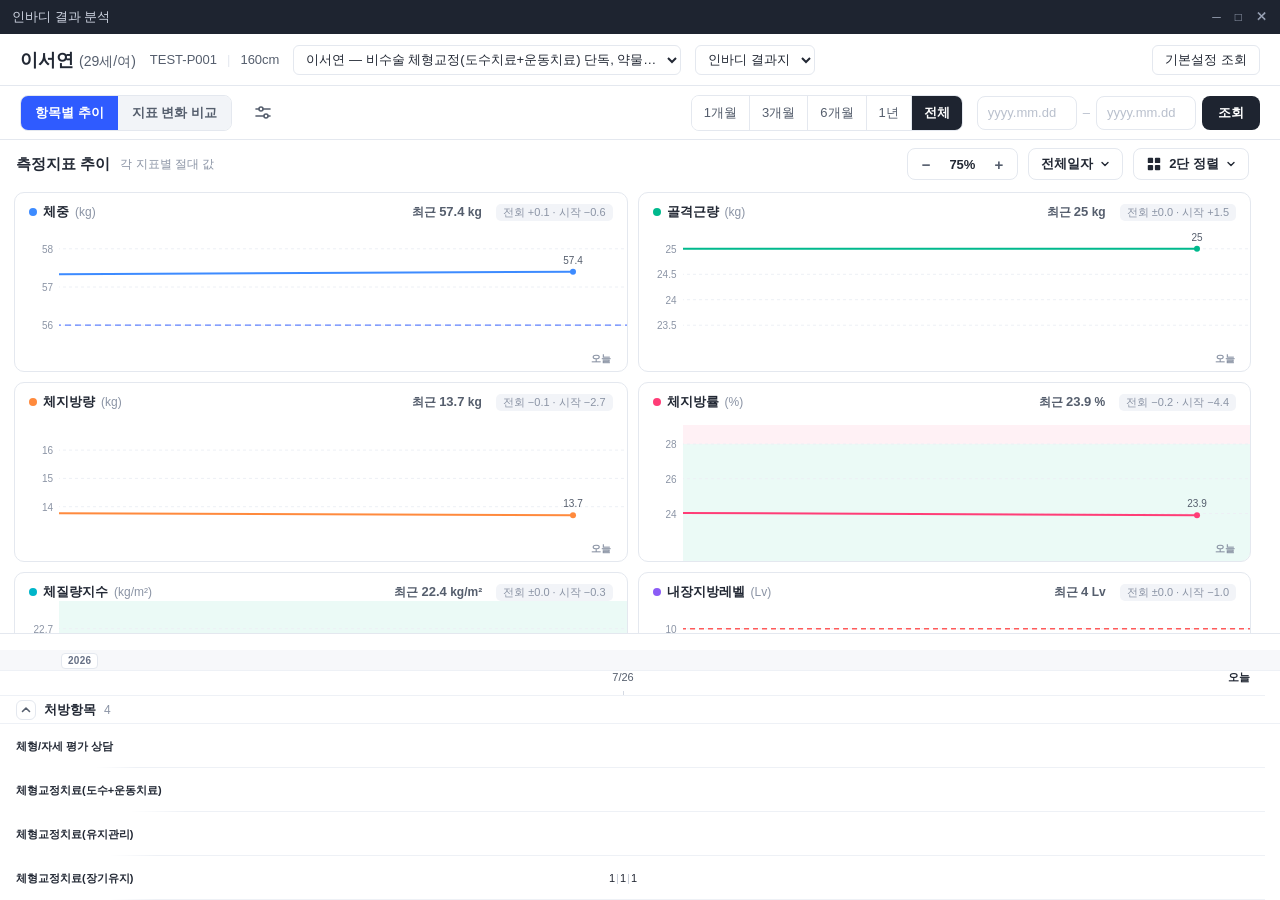
<file: index.html>
<!DOCTYPE html>
<html lang="ko">
<head>
<meta charset="UTF-8" />
<meta name="viewport" content="width=device-width, initial-scale=1.0" />
<title>인바디 결과 분석</title>
<link rel="stylesheet" href="./styles.css" />
</head>
<body>
<div id="window">
  <!-- 창 타이틀바 -->
  <div id="titlebar">
    <span>인바디 결과 분석</span>
    <span class="win-controls"><span>─</span><span>□</span><span>✕</span></span>
  </div>

  <!-- 환자 헤더 -->
  <div id="patient-bar">
    <span class="p-name" id="p-name">- <small id="p-agesex"></small></span>
    <span class="p-meta">
      <span id="p-chart">-</span><span class="sep">|</span><span id="p-height">-</span>
    </span>
    <select id="case-select" title="테스트 케이스 전환"></select>
    <select><option>인바디 결과지</option></select>
    <span class="spacer"></span>
    <button class="btn-outline">기본설정 조회</button>
  </div>

  <!-- 컨트롤 바 -->
  <div id="control-bar">
    <div class="mode-toggle" id="mode-toggle">
      <button data-mode="trend" class="active">항목별 추이</button>
      <button data-mode="compare">지표 변화 비교</button>
    </div>

    <button class="icon-btn" id="metric-btn" title="표시 지표 설정">
      <svg width="18" height="18" viewBox="0 0 18 18" fill="none" stroke="currentColor" stroke-width="1.6" stroke-linecap="round">
        <line x1="2" y1="5" x2="16" y2="5"/><circle cx="7" cy="5" r="2" fill="#fff"/>
        <line x1="2" y1="12" x2="16" y2="12"/><circle cx="12" cy="12" r="2" fill="#fff"/>
      </svg>
    </button>

    <span class="spacer"></span>

    <div class="preset-group" id="preset-group">
      <button data-days="30">1개월</button>
      <button data-days="90">3개월</button>
      <button data-days="180">6개월</button>
      <button data-days="365">1년</button>
      <button data-days="0" class="active">전체</button>
    </div>

    <div class="date-range">
      <input id="date-from" placeholder="yyyy.mm.dd" />
      <span style="color:#b9c0cd">–</span>
      <input id="date-to" placeholder="yyyy.mm.dd" />
      <button class="btn-primary" id="date-apply">조회</button>
    </div>
  </div>

  <!-- 표시 지표 설정 팝오버 -->
  <div id="metric-pop"></div>

  <!-- 메인 -->
  <div id="main">
    <div id="main-scroll">
      <div id="content">
        <!-- JS 렌더링 -->
        <div id="crosshair"></div>
      </div>
    </div>
  </div>
</div>

<!-- 툴팁 플로팅 레이어 (최상위, 클리핑 없음) -->
<div id="floating"></div>

<script src="./data.js"></script>
<script src="./app.js"></script>
</body>
</html>
</file>
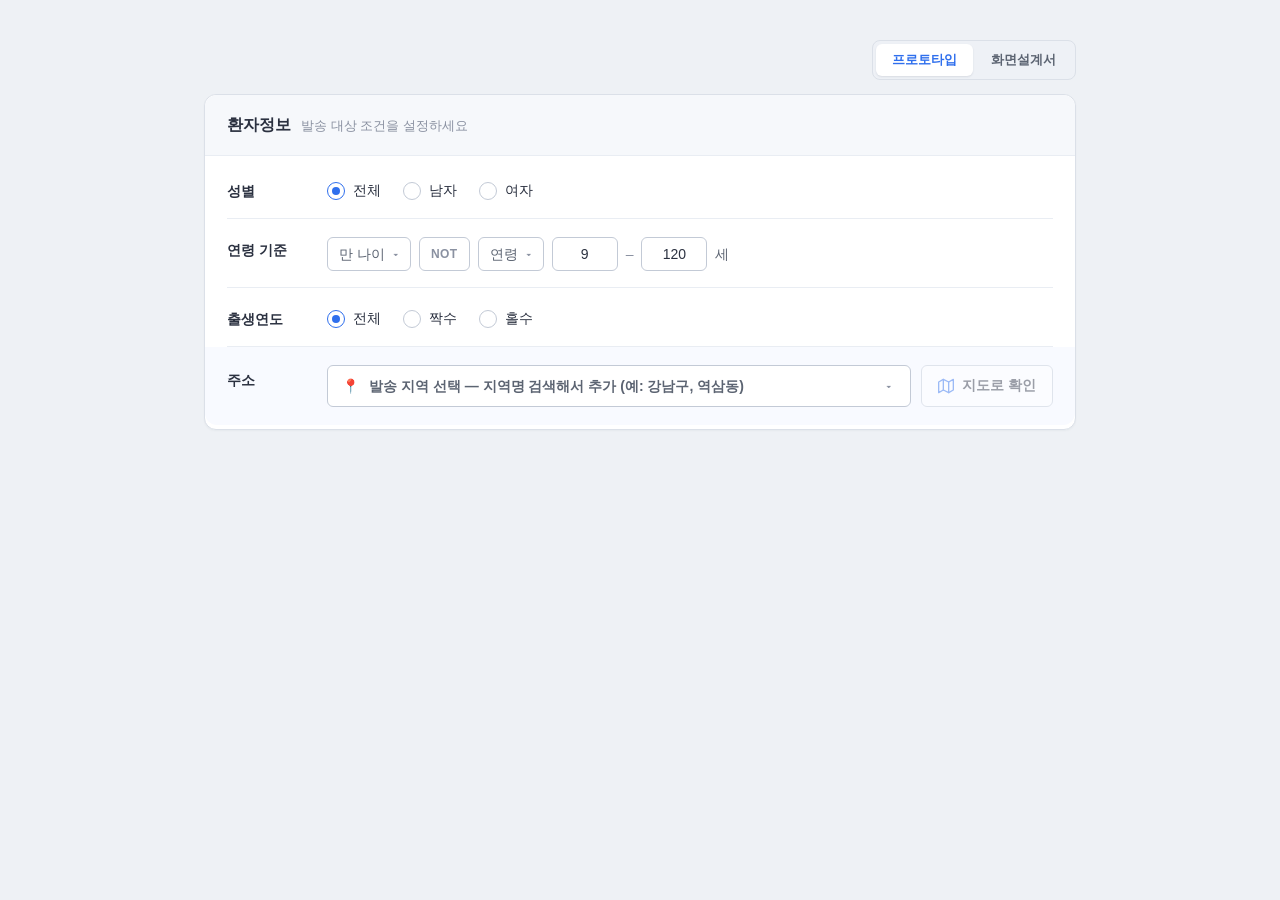
<file: ormchart-crm-address/index.html>
<!doctype html>
<html lang="ko">
<meta charset="utf-8" />
<meta name="viewport" content="width=device-width, initial-scale=1" />
<title>ORMCHART CRM · 주소 조건</title>
<meta name="description" content="법정동코드 기반 발송 지역 조건 컴포넌트 · 인터랙티브 프로토타입" />

<style>
  :root {
    /* Brand / accent (CRM spec) */
    --accent: #2f6fed;
    --accent-hover: #285cc9;
    --accent-pressed: #214fae;
    --accent-subtle: #edf3ff;
    --accent-stroke: #b9ccf7;

    /* Semantic — include / exclude */
    --include: #0b8f86;
    --include-bg: #e7f6f4;
    --include-stroke: #9fdbd4;
    --exclude: #d9403f;
    --exclude-bg: #fdecec;
    --exclude-stroke: #f2b6b6;

    /* Neutral foreground */
    --text-1: #2b3140;
    --text-2: #5c6472;
    --text-3: #8a91a1;
    --text-inverse: #ffffff;

    /* Neutral surface (slight cool bias) */
    --bg-canvas: #eef1f5;
    --bg-panel: #ffffff;
    --bg-subtle: #f6f8fb;
    --bg-muted: #eef1f6;
    --bg-hover: #f2f5fa;
    --bg-row-accent: #f8faff;

    /* Stroke */
    --stroke-1: #dbe0e8;
    --stroke-2: #e9edf3;
    --stroke-strong: #c3cad6;

    /* Radius */
    --r-xs: 4px;
    --r-sm: 6px;
    --r-md: 8px;
    --r-lg: 12px;
    --r-pill: 999px;

    /* Shadow */
    --shadow-pop: 0 12px 30px rgba(28, 40, 68, 0.16), 0 2px 6px rgba(28, 40, 68, 0.08);
    --shadow-modal: 0 28px 80px rgba(22, 30, 50, 0.32);
    --focus-ring: 0 0 0 3px rgba(47, 111, 237, 0.28);

    /* Type */
    --font: -apple-system, BlinkMacSystemFont, "Apple SD Gothic Neo", "Pretendard",
      "Malgun Gothic", "Segoe UI", Roboto, sans-serif;

    color-scheme: light;
  }

  @media (prefers-color-scheme: dark) {
    :root {
      --accent: #6f9bf5;
      --accent-hover: #85acf7;
      --accent-pressed: #5c8bef;
      --accent-subtle: #1b2a45;
      --accent-stroke: #33507f;

      --include: #58cabd;
      --include-bg: #123330;
      --include-stroke: #245c56;
      --exclude: #f08484;
      --exclude-bg: #3a1e1e;
      --exclude-stroke: #6b3232;

      --text-1: #e7eaf0;
      --text-2: #a7afbe;
      --text-3: #737c8c;
      --text-inverse: #0f1420;

      --bg-canvas: #0f131b;
      --bg-panel: #171c26;
      --bg-subtle: #1c222e;
      --bg-muted: #212836;
      --bg-hover: #212838;
      --bg-row-accent: #1a2130;

      --stroke-1: #2c3340;
      --stroke-2: #232a36;
      --stroke-strong: #3a4252;

      --shadow-pop: 0 12px 32px rgba(0, 0, 0, 0.5), 0 2px 8px rgba(0, 0, 0, 0.4);
      --shadow-modal: 0 30px 90px rgba(0, 0, 0, 0.6);
      --focus-ring: 0 0 0 3px rgba(111, 155, 245, 0.35);
    }
  }
  :root[data-theme="light"] {
    color-scheme: light;
    --accent: #2f6fed; --accent-hover: #285cc9; --accent-pressed: #214fae;
    --accent-subtle: #edf3ff; --accent-stroke: #b9ccf7;
    --include: #0b8f86; --include-bg: #e7f6f4; --include-stroke: #9fdbd4;
    --exclude: #d9403f; --exclude-bg: #fdecec; --exclude-stroke: #f2b6b6;
    --text-1: #2b3140; --text-2: #5c6472; --text-3: #8a91a1; --text-inverse: #fff;
    --bg-canvas: #eef1f5; --bg-panel: #fff; --bg-subtle: #f6f8fb; --bg-muted: #eef1f6;
    --bg-hover: #f2f5fa; --bg-row-accent: #f8faff;
    --stroke-1: #dbe0e8; --stroke-2: #e9edf3; --stroke-strong: #c3cad6;
    --shadow-pop: 0 12px 30px rgba(28,40,68,.16), 0 2px 6px rgba(28,40,68,.08);
    --shadow-modal: 0 28px 80px rgba(22,30,50,.32);
    --focus-ring: 0 0 0 3px rgba(47,111,237,.28);
  }
  :root[data-theme="dark"] {
    color-scheme: dark;
    --accent: #6f9bf5; --accent-hover: #85acf7; --accent-pressed: #5c8bef;
    --accent-subtle: #1b2a45; --accent-stroke: #33507f;
    --include: #58cabd; --include-bg: #123330; --include-stroke: #245c56;
    --exclude: #f08484; --exclude-bg: #3a1e1e; --exclude-stroke: #6b3232;
    --text-1: #e7eaf0; --text-2: #a7afbe; --text-3: #737c8c; --text-inverse: #0f1420;
    --bg-canvas: #0f131b; --bg-panel: #171c26; --bg-subtle: #1c222e; --bg-muted: #212836;
    --bg-hover: #212838; --bg-row-accent: #1a2130;
    --stroke-1: #2c3340; --stroke-2: #232a36; --stroke-strong: #3a4252;
    --shadow-pop: 0 12px 32px rgba(0,0,0,.5), 0 2px 8px rgba(0,0,0,.4);
    --shadow-modal: 0 30px 90px rgba(0,0,0,.6);
    --focus-ring: 0 0 0 3px rgba(111,155,245,.35);
  }

  * { box-sizing: border-box; }

  body.__page {
    margin: 0;
    font-family: var(--font);
    color: var(--text-1);
    background: var(--bg-canvas);
    font-size: 14px;
    line-height: 1.5;
    -webkit-font-smoothing: antialiased;
  }

  .wrap {
    max-width: 920px;
    margin: 0 auto;
    padding: 40px 24px 80px;
  }

  /* ---- card ---- */
  .card {
    background: var(--bg-panel);
    border: 1px solid var(--stroke-1);
    border-radius: var(--r-lg);
    box-shadow: 0 1px 2px rgba(30, 40, 60, 0.04);
    /* no overflow:hidden — the address popover must extend past the card */
  }
  .card-head {
    display: flex; align-items: baseline; gap: 10px;
    padding: 18px 22px;
    border-bottom: 1px solid var(--stroke-2);
    background: var(--bg-subtle);
    border-radius: var(--r-lg) var(--r-lg) 0 0;
  }
  .card-head strong { font-size: 16px; font-weight: 800; }
  .card-head span { font-size: 13px; color: var(--text-3); }

  .rows { padding: 4px 22px; }
  .row {
    display: grid;
    grid-template-columns: 84px 1fr;
    align-items: start;
    gap: 16px;
    padding: 16px 0;
    border-bottom: 1px solid var(--stroke-2);
  }
  .row:last-child { border-bottom: 0; }
  .row > .label { font-weight: 700; color: var(--text-1); padding-top: 5px; }
  .row.addr {
    background: var(--bg-row-accent); margin: 0 -22px; padding: 18px 22px;
    border-radius: 0 0 var(--r-lg) var(--r-lg); /* card no longer has a footer strip */
  }

  /* radios / static controls */
  .radios { display: flex; gap: 22px; align-items: center; padding-top: 4px; }
  .radio { display: inline-flex; align-items: center; gap: 8px; cursor: pointer; font-size: 14px; }
  .radio input { position: absolute; opacity: 0; width: 0; height: 0; }
  .radio .dot {
    width: 18px; height: 18px; border-radius: 50%;
    border: 1.5px solid var(--stroke-strong); background: var(--bg-panel);
    display: inline-grid; place-items: center; transition: border-color .12s;
  }
  .radio .dot::after {
    content: ""; width: 8px; height: 8px; border-radius: 50%;
    background: var(--accent); transform: scale(0); transition: transform .12s;
  }
  .radio input:checked + .dot { border-color: var(--accent); }
  .radio input:checked + .dot::after { transform: scale(1); }
  .radio input:focus-visible + .dot { box-shadow: var(--focus-ring); }

  .age-controls { display: flex; align-items: center; gap: 8px; flex-wrap: wrap; padding-top: 2px; }
  .pseudo-select, .pseudo-input, .pseudo-not {
    height: 34px; display: inline-flex; align-items: center; gap: 8px;
    padding: 0 11px; border: 1px solid var(--stroke-strong);
    border-radius: var(--r-sm); background: var(--bg-panel);
    font-size: 14px; color: var(--text-2);
  }
  .pseudo-select::after { content: "▾"; color: var(--text-3); font-size: 11px; }
  .pseudo-input { width: 66px; justify-content: center; color: var(--text-1); font-variant-numeric: tabular-nums; }
  .pseudo-not { color: var(--text-3); font-weight: 700; font-size: 12px; letter-spacing: .04em; }
  .age-dash { color: var(--text-3); }
  .age-unit { color: var(--text-2); }

  /* ---- address control ---- */
  .addr-control { display: flex; flex-direction: column; gap: 10px; }
  .addr-top { display: flex; gap: 10px; align-items: stretch; flex-wrap: wrap; }

  .trigger-wrap { position: relative; flex: 1 1 380px; min-width: 300px; }
  /* combobox trigger: 누른 자리에서 바로 타이핑 */
  .trigger {
    width: 100%; height: 42px;
    display: flex; align-items: center; gap: 8px;
    padding: 0 6px 0 14px; border: 1px solid var(--stroke-strong);
    border-radius: var(--r-sm); background: var(--bg-panel);
    cursor: text; transition: border-color .12s, box-shadow .12s;
  }
  .trigger:hover { border-color: var(--accent-stroke); }
  .trigger .pin { color: var(--accent); flex: none; }
  .trigger input {
    flex: 1; min-width: 0; border: 0; outline: none; background: transparent;
    font-family: inherit; font-size: 14px; color: var(--text-1); height: 100%;
  }
  .trigger input::placeholder { color: var(--text-2); font-weight: 600; }
  .trigger .caret-btn2 {
    flex: none; width: 30px; height: 30px; border: 0; background: transparent;
    display: inline-grid; place-items: center; cursor: pointer;
    color: var(--text-3); border-radius: var(--r-xs); font-size: 11px;
  }
  .trigger .caret-btn2:hover { background: var(--bg-hover); color: var(--text-1); }
  .trigger .caret-btn2 span { transition: transform .18s; display: inline-block; }
  .trigger.open { border-color: var(--accent); box-shadow: var(--focus-ring); }
  .trigger.open .caret-btn2 span { transform: rotate(180deg); }

  .map-open {
    height: 42px; display: inline-flex; align-items: center; gap: 8px;
    padding: 0 16px; border: 1px solid var(--stroke-strong);
    border-radius: var(--r-sm); background: var(--bg-panel);
    font-size: 14px; font-weight: 600; color: var(--text-1);
    font-family: inherit; cursor: pointer; white-space: nowrap;
  }
  .map-open:hover { background: var(--bg-hover); border-color: var(--accent-stroke); }
  .map-open svg { color: var(--accent); }
  .map-open[disabled] { opacity: .45; cursor: default; }
  .map-open[disabled]:hover { background: var(--bg-panel); border-color: var(--stroke-strong); }

  /* ---- popover panel ---- */
  .panel {
    position: absolute; top: calc(100% + 8px); left: 0;
    width: 100%; min-width: 360px;
    background: var(--bg-panel); border: 1px solid var(--stroke-1);
    border-radius: var(--r-md); box-shadow: var(--shadow-pop);
    z-index: 40; overflow: hidden;
    animation: pop .14s ease;
  }
  @keyframes pop { from { opacity: 0; transform: translateY(-4px); } to { opacity: 1; transform: none; } }
  @media (prefers-reduced-motion: reduce) { .panel, .modal-card { animation: none; } }

  /* breadcrumb drill nav */
  .crumbs {
    display: flex; align-items: center; gap: 6px;
    padding: 8px 12px; border-bottom: 1px solid var(--stroke-2);
    font-size: 12.5px; color: var(--text-2); background: var(--bg-subtle);
  }
  .crumb-back {
    width: 24px; height: 24px; flex: none; border: 1px solid var(--stroke-strong);
    border-radius: var(--r-xs); background: var(--bg-panel); cursor: pointer;
    display: inline-grid; place-items: center; color: var(--text-2); padding: 0;
  }
  .crumb-back:hover { background: var(--bg-hover); color: var(--text-1); }
  .crumb-back[disabled] { opacity: .35; cursor: default; }
  .crumb-path { display: flex; align-items: center; gap: 4px; flex-wrap: wrap; min-width: 0; }
  .crumb-path .seg { font-weight: 700; color: var(--text-1); }
  .crumb-path .seg.link { color: var(--accent); cursor: pointer; text-decoration: underline; text-underline-offset: 2px; background: none; border: 0; padding: 0; font: inherit; font-weight: 700; }
  .crumb-path .sep { color: var(--text-3); }

  .tree { max-height: 320px; overflow-y: auto; padding: 6px 6px 8px; }
  .tree-empty { padding: 22px 12px; text-align: center; color: var(--text-3); font-size: 13px; }
  .tree-note { padding: 6px 10px 2px; font-size: 11.5px; color: var(--text-3); }

  .lv-row {
    display: flex; align-items: center; gap: 8px;
    padding: 8px 8px; border-radius: var(--r-sm); cursor: pointer;
    user-select: none;
  }
  .lv-row:hover { background: var(--bg-hover); }
  .lv-row .node-name { flex: 1; min-width: 0; font-size: 14px; color: var(--text-1); }
  .lv-row .node-name .strong { font-weight: 700; }
  .lv-row .node-sub { font-size: 11.5px; color: var(--text-3); font-variant-numeric: tabular-nums; white-space: nowrap; }
  .drill-btn {
    width: 24px; height: 24px; flex: none; border: 0; background: transparent;
    display: inline-grid; place-items: center; cursor: pointer; color: var(--text-3);
    border-radius: var(--r-xs); padding: 0;
  }
  .drill-btn:hover { background: var(--bg-muted); color: var(--accent); }

  /* search result rows */
  .result-row {
    display: flex; align-items: center; gap: 8px;
    padding: 8px 8px; border-radius: var(--r-sm); cursor: pointer; user-select: none;
  }
  .result-row:hover { background: var(--bg-hover); }
  .result-row .path { flex: 1; min-width: 0; font-size: 13.5px; color: var(--text-2); }
  .result-row .path b { color: var(--text-1); font-weight: 700; }
  .result-row .lv-tag {
    font-size: 10.5px; font-weight: 700; color: var(--text-3);
    border: 1px solid var(--stroke-1); border-radius: var(--r-xs); padding: 1px 5px; white-space: nowrap;
  }

  /* checkbox */
  .cb {
    width: 18px; height: 18px; flex: none; border-radius: var(--r-xs);
    border: 1.5px solid var(--stroke-strong); background: var(--bg-panel);
    display: inline-grid; place-items: center; color: var(--text-inverse);
  }
  .cb svg { opacity: 0; transform: scale(.6); transition: .1s; }
  .cb.all { background: var(--accent); border-color: var(--accent); }
  .cb.all svg.check { opacity: 1; transform: none; }
  .cb.some { background: var(--accent); border-color: var(--accent); }
  .cb.some svg.dash { opacity: 1; transform: none; }

  /* include/exclude toggle */
  .mode-row {
    display: none; align-items: center; gap: 10px;
    padding: 10px 12px; border-top: 1px solid var(--stroke-2); background: var(--bg-subtle);
  }
  .mode-row.show { display: flex; }
  .mode-row .lbl { font-size: 12.5px; color: var(--text-2); font-weight: 600; }
  .toggle-group { display: inline-flex; border: 1px solid var(--stroke-strong); border-radius: var(--r-sm); overflow: hidden; }
  .toggle-group button {
    height: 30px; padding: 0 16px; border: 0; background: var(--bg-panel);
    font-size: 12px; font-weight: 700; font-family: inherit; color: var(--text-2); cursor: pointer;
  }
  .toggle-group button + button { border-left: 1px solid var(--stroke-1); }
  .toggle-group button[aria-pressed="true"][data-mode="include"] { background: var(--include); color: #fff; }
  .toggle-group button[aria-pressed="true"][data-mode="exclude"] { background: var(--exclude); color: #fff; }

  /* footer */
  .panel-foot {
    display: flex; align-items: center; justify-content: space-between; gap: 10px;
    padding: 11px 12px; border-top: 1px solid var(--stroke-2); background: var(--bg-panel);
  }
  .foot-count { font-size: 13px; color: var(--text-2); font-weight: 600; display: inline-flex; align-items: center; gap: 8px; }
  .foot-count b { color: var(--accent); }
  .foot-clear {
    background: none; border: 0; padding: 0; font: inherit; font-size: 12px;
    color: var(--text-3); cursor: pointer; text-decoration: underline; text-underline-offset: 2px;
  }
  .foot-clear:hover { color: var(--exclude); }
  .foot-actions { display: flex; gap: 8px; }
  .btn {
    height: 34px; padding: 0 16px; border-radius: var(--r-sm);
    font-size: 13px; font-weight: 700; font-family: inherit; cursor: pointer;
    border: 1px solid var(--stroke-strong); background: var(--bg-panel); color: var(--text-1);
  }
  .btn:hover { background: var(--bg-hover); }
  .btn.primary { background: var(--accent); border-color: var(--accent); color: #fff; }
  .btn.primary:hover { background: var(--accent-hover); }

  /* ---- chips ---- */
  .chips { display: flex; flex-wrap: wrap; gap: 8px; align-items: center; }
  .chips:empty { display: none; }
  .chip {
    display: inline-flex; align-items: center; gap: 7px; height: 30px;
    padding: 0 8px 0 11px; border-radius: var(--r-pill);
    font-size: 13px; font-weight: 600; border: 1px solid transparent;
  }
  .chip .x {
    width: 18px; height: 18px; border: 0; background: transparent; cursor: pointer;
    display: inline-grid; place-items: center; border-radius: 50%; color: inherit; opacity: .7; padding: 0;
  }
  .chip .x:hover { opacity: 1; background: rgba(0,0,0,.08); }
  .chip.include { background: var(--include-bg); border-color: var(--include-stroke); color: var(--include); }
  .chip.exclude {
    background: var(--exclude-bg); border-color: var(--exclude-stroke); color: var(--exclude);
    border-width: 1.5px;
  }
  .chip.exclude .name { text-decoration: line-through; text-decoration-thickness: 1.5px; }
  .chip .sign { font-weight: 800; }

  /* ---- helper ---- */
  .helper { display: flex; align-items: center; gap: 8px; font-size: 13px; color: var(--text-2); flex-wrap: wrap; }
  .helper:empty { display: none; }
  /* ---- map modal (view-only) ---- */
  .backdrop {
    position: fixed; inset: 0; background: rgba(20, 26, 40, 0.55);
    display: none; align-items: center; justify-content: center; z-index: 100; padding: 24px;
  }
  .backdrop.show { display: flex; }
  .modal-card {
    width: min(940px, 100%); max-height: calc(100vh - 48px);
    background: var(--bg-panel); border-radius: var(--r-lg);
    box-shadow: var(--shadow-modal); overflow: hidden;
    display: flex; flex-direction: column; animation: pop .16s ease;
  }
  .modal-head {
    display: flex; align-items: center; gap: 12px;
    padding: 16px 20px; border-bottom: 1px solid var(--stroke-2);
  }
  .modal-head h2 { font-size: 15px; font-weight: 800; margin: 0; }
  .modal-head .count-note { font-size: 13px; color: var(--text-3); margin-left: auto; }
  .modal-head .x-close {
    width: 32px; height: 32px; border: 0; background: transparent; cursor: pointer;
    border-radius: var(--r-sm); color: var(--text-2); display: grid; place-items: center;
  }
  .modal-head .x-close:hover { background: var(--bg-hover); }

  .modal-body { display: grid; grid-template-columns: 1.4fr 1fr; min-height: 0; flex: 1; }
  .modal-body.no-side { grid-template-columns: 1fr; }
  .modal-body.no-side .map-side { display: none; }
  @media (max-width: 760px) { .modal-body { grid-template-columns: 1fr; } .map-stage { min-height: 300px; } }

  .map-stage {
    position: relative; background:
      linear-gradient(0deg, var(--bg-muted), var(--bg-muted));
    border-right: 1px solid var(--stroke-2); overflow: hidden; min-height: 400px;
  }
  .map-grid { position: absolute; inset: 0; }
  .map-road { position: absolute; background: var(--bg-panel); opacity: .9; }
  .map-road.h { height: 12px; left: 0; right: 0; }
  .map-road.v { width: 12px; top: 0; bottom: 0; }
  .road-label { position: absolute; font-size: 10px; color: var(--text-3); }

  /* selection-focused schematic: one bounded zone per 시/군/구, flags per 읍/면/동 */
  .map-groups {
    position: absolute; inset: 0; z-index: 2;
    padding: 16px; display: flex; flex-direction: column; gap: 12px;
    overflow-y: auto; align-items: flex-start;
  }
  .map-group {
    border: 1.5px dashed var(--stroke-strong); border-radius: var(--r-md);
    padding: 10px 12px 12px; max-width: 100%;
  }
  .map-group.has-sel { border-color: var(--accent-stroke); }
  .mg-label {
    display: inline-block; font-size: 11px; font-weight: 800; color: var(--text-2);
    background: var(--bg-panel); border: 1px solid var(--stroke-1);
    border-radius: var(--r-pill); padding: 2px 10px; margin-bottom: 9px;
  }
  .mg-flags { display: flex; flex-wrap: wrap; gap: 8px; }
  .flag {
    display: inline-flex; align-items: center; padding: 5px 11px;
    border-radius: var(--r-sm); font-size: 12px; font-weight: 700; white-space: nowrap;
    border: 1.5px solid var(--stroke-strong); background: var(--bg-panel); color: var(--text-2);
    box-shadow: 0 2px 6px rgba(20,30,50,.12);
  }
  .flag.send { background: var(--accent); border-color: var(--accent); color: #fff; }
  .flag.excl { background: var(--exclude); border-color: var(--exclude); color: #fff; text-decoration: line-through; }

  .map-legend {
    position: absolute; right: 12px; bottom: 12px; z-index: 3;
    background: var(--bg-panel); border: 1px solid var(--stroke-1); border-radius: var(--r-sm);
    padding: 9px 11px; box-shadow: 0 4px 12px rgba(20,30,50,.12); font-size: 11.5px;
  }
  .map-legend .lg-title { font-weight: 800; margin-bottom: 6px; color: var(--text-1); }
  .map-legend .lg-item { display: flex; align-items: center; gap: 7px; margin: 3px 0; color: var(--text-2); }
  .map-legend .sw { width: 13px; height: 13px; border-radius: 3px; flex: none; }
  .sw.send { background: var(--accent); }
  .sw.excl { background: var(--exclude); }
  .sw.none { background: var(--bg-panel); border: 1.5px solid var(--stroke-strong); }

  .map-side { display: flex; flex-direction: column; min-height: 0; }
  .map-side h3 {
    margin: 0; padding: 14px 16px 8px; font-size: 13px; font-weight: 800; color: var(--text-1);
  }
  .sel-list { flex: 1; overflow-y: auto; padding: 0 10px 12px; }
  .sel-item {
    display: flex; align-items: center; gap: 8px;
    padding: 8px 8px; border-radius: var(--r-sm); font-size: 13px; color: var(--text-2);
  }
  .sel-item + .sel-item { border-top: 1px solid var(--stroke-2); }
  .sel-item .sw { width: 11px; height: 11px; border-radius: 3px; flex: none; }
  .sel-item .pathtxt { flex: 1; min-width: 0; }
  .sel-item .pathtxt b { color: var(--text-1); }
  .sel-item .lv-tag {
    font-size: 10.5px; font-weight: 700; color: var(--text-3);
    border: 1px solid var(--stroke-1); border-radius: var(--r-xs); padding: 1px 5px; white-space: nowrap;
  }

  .modal-foot {
    display: flex; align-items: center; justify-content: space-between; gap: 12px;
    padding: 13px 20px; border-top: 1px solid var(--stroke-2); background: var(--bg-subtle);
  }
  .modal-foot .fc { font-size: 13px; color: var(--text-2); font-weight: 600; }
  .modal-foot .fc b { color: var(--accent); }

  /* ---- view tabs (우상단) ---- */
  .tabs-row { display: flex; justify-content: flex-end; margin-bottom: 14px; }
  .tabs {
    display: inline-flex; gap: 2px; padding: 3px;
    background: var(--bg-muted); border: 1px solid var(--stroke-1); border-radius: var(--r-md);
  }
  .tab-btn {
    height: 32px; padding: 0 16px; border: 0; border-radius: var(--r-sm);
    background: transparent; font-family: inherit; font-size: 13px; font-weight: 700;
    color: var(--text-2); cursor: pointer;
  }
  .tab-btn:hover { color: var(--text-1); }
  .tab-btn[aria-selected="true"] {
    background: var(--bg-panel); color: var(--accent);
    box-shadow: 0 1px 2px rgba(30, 40, 60, 0.1);
  }

  /* ---- 화면설계서 ---- */
  .spec { display: flex; flex-direction: column; gap: 18px; }
  [hidden] { display: none !important; } /* hidden 속성이 .spec의 display:flex에 지지 않도록 */
  .spec-sec {
    background: var(--bg-panel); border: 1px solid var(--stroke-1);
    border-radius: var(--r-lg); padding: 20px 22px;
  }
  .spec-sec > h2 {
    margin: 0 0 4px; font-size: 15px; font-weight: 800; color: var(--text-1);
    display: flex; align-items: center; gap: 8px;
  }
  .spec-sec > h2 .sec-no {
    font-size: 11px; font-weight: 800; color: var(--accent);
    background: var(--accent-subtle); border: 1px solid var(--accent-stroke);
    border-radius: var(--r-xs); padding: 1px 7px;
  }
  .spec-sec > p.lede { margin: 0 0 14px; font-size: 13px; color: var(--text-2); }
  .spec-sec h3 { margin: 18px 0 8px; font-size: 13px; font-weight: 800; color: var(--text-1); }

  .spec-table { width: 100%; border-collapse: collapse; font-size: 12.5px; }
  .spec-table th {
    text-align: left; padding: 8px 10px; background: var(--bg-subtle);
    border: 1px solid var(--stroke-2); color: var(--text-2); font-weight: 700; white-space: nowrap;
  }
  .spec-table td { padding: 8px 10px; border: 1px solid var(--stroke-2); color: var(--text-1); vertical-align: top; line-height: 1.55; }
  .spec-table td .muted { color: var(--text-3); }
  .spec-table code, .spec-sec code {
    font-family: ui-monospace, "SF Mono", Menlo, monospace; font-size: 11.5px;
    background: var(--bg-muted); border: 1px solid var(--stroke-2);
    border-radius: var(--r-xs); padding: 1px 5px; color: var(--text-1); white-space: nowrap;
  }
  .tbl-scroll { overflow-x: auto; }

  .n {
    display: inline-grid; place-items: center; width: 18px; height: 18px; flex: none;
    border-radius: 50%; background: var(--accent); color: #fff;
    font-size: 11px; font-weight: 800; font-style: normal;
  }
  .kbd {
    display: inline-block; font-family: inherit; font-size: 11.5px; font-weight: 700;
    border: 1px solid var(--stroke-strong); border-bottom-width: 2px; border-radius: var(--r-xs);
    padding: 1px 7px; background: var(--bg-panel); color: var(--text-1); white-space: nowrap;
  }
  .quote {
    margin: 6px 0 0; padding: 8px 12px; border-left: 3px solid var(--accent-stroke);
    background: var(--bg-subtle); border-radius: 0 var(--r-sm) var(--r-sm) 0;
    font-size: 12px; color: var(--text-2);
  }
  .quote b { color: var(--text-1); }

  /* anatomy wireframe */
  .anat {
    border: 1px dashed var(--stroke-strong); border-radius: var(--r-md);
    padding: 16px; background: var(--bg-subtle); font-size: 12px; color: var(--text-2);
    display: flex; flex-direction: column; gap: 10px; margin-bottom: 14px;
  }
  .a-line { display: flex; gap: 8px; align-items: center; flex-wrap: wrap; }
  .a-box {
    display: inline-flex; align-items: center; gap: 6px;
    border: 1.5px solid var(--stroke-strong); border-radius: var(--r-sm);
    background: var(--bg-panel); padding: 7px 11px; font-weight: 600; color: var(--text-1);
  }
  .a-box.grow { flex: 1 1 220px; justify-content: space-between; }
  .a-box.dim { border-style: dashed; color: var(--text-3); font-weight: 500; }
  .a-panel {
    border: 1.5px solid var(--accent-stroke); border-radius: var(--r-md);
    background: var(--bg-panel); padding: 10px 12px;
    display: flex; flex-direction: column; gap: 7px; max-width: 560px;
  }
  .a-panel .a-inner {
    border: 1px dashed var(--stroke-strong); border-radius: var(--r-sm);
    padding: 6px 10px; color: var(--text-2); display: flex; align-items: center; gap: 6px; font-size: 12px;
  }

  .sr-only { position: absolute; width: 1px; height: 1px; padding: 0; margin: -1px; overflow: hidden; clip: rect(0,0,0,0); white-space: nowrap; border: 0; }
  :focus-visible { outline: 2px solid var(--accent); outline-offset: 2px; }
  .trigger:focus-visible, .btn:focus-visible { outline: none; }
</style>

<div class="wrap">
  <div class="tabs-row">
    <div class="tabs" role="tablist" aria-label="보기 전환">
      <button class="tab-btn" id="tabProto" role="tab" aria-selected="true" aria-controls="viewProto" type="button">프로토타입</button>
      <button class="tab-btn" id="tabSpec" role="tab" aria-selected="false" aria-controls="viewSpec" type="button">화면설계서</button>
    </div>
  </div>

  <div id="viewProto" role="tabpanel" aria-labelledby="tabProto">
  <section class="card" aria-label="환자정보 발송 조건">
    <div class="card-head">
      <strong>환자정보</strong>
      <span>발송 대상 조건을 설정하세요</span>
    </div>

    <div class="rows">
      <div class="row">
        <div class="label">성별</div>
        <div class="radios" role="radiogroup" aria-label="성별">
          <label class="radio"><input type="radio" name="sex" checked><span class="dot"></span>전체</label>
          <label class="radio"><input type="radio" name="sex"><span class="dot"></span>남자</label>
          <label class="radio"><input type="radio" name="sex"><span class="dot"></span>여자</label>
        </div>
      </div>

      <div class="row">
        <div class="label">연령 기준</div>
        <div class="age-controls">
          <span class="pseudo-select">만 나이</span>
          <span class="pseudo-not">NOT</span>
          <span class="pseudo-select">연령</span>
          <span class="pseudo-input">9</span>
          <span class="age-dash">–</span>
          <span class="pseudo-input">120</span>
          <span class="age-unit">세</span>
        </div>
      </div>

      <div class="row">
        <div class="label">출생연도</div>
        <div class="radios" role="radiogroup" aria-label="출생연도">
          <label class="radio"><input type="radio" name="birth" checked><span class="dot"></span>전체</label>
          <label class="radio"><input type="radio" name="birth"><span class="dot"></span>짝수</label>
          <label class="radio"><input type="radio" name="birth"><span class="dot"></span>홀수</label>
        </div>
      </div>

      <div class="row addr">
        <div class="label">주소</div>
        <div class="addr-control">
          <div class="addr-top">
            <div class="trigger-wrap">
              <div class="trigger" id="trigger">
                <span class="pin" aria-hidden="true">📍</span>
                <input type="text" id="triggerInput"
                  placeholder="발송 지역 선택 — 지역명 검색해서 추가 (예: 강남구, 역삼동)"
                  role="combobox" aria-expanded="false" aria-autocomplete="list"
                  aria-label="발송 지역 선택" autocomplete="off">
                <button class="caret-btn2" id="caretBtn" type="button" aria-label="지역 목록 열기" tabindex="-1"><span>▾</span></button>
              </div>
              <!-- popover injected here -->
            </div>
            <button class="map-open" id="mapOpen" type="button">
              <svg width="16" height="16" viewBox="0 0 24 24" fill="none" stroke="currentColor" stroke-width="2" stroke-linecap="round" stroke-linejoin="round"><polygon points="1 6 1 22 8 18 16 22 23 18 23 2 16 6 8 2 1 6"/><line x1="8" y1="2" x2="8" y2="18"/><line x1="16" y1="6" x2="16" y2="22"/></svg>
              지도로 확인
            </button>
          </div>
          <div class="chips" id="chips" aria-live="polite"></div>
          <div class="helper" id="helper"></div>
        </div>
      </div>
    </div>

  </section>
  </div><!-- /viewProto -->

  <div id="viewSpec" class="spec" role="tabpanel" aria-labelledby="tabSpec" hidden>

    <section class="spec-sec">
      <h2><span class="sec-no">00</span>문서 정보</h2>
      <div class="tbl-scroll"><table class="spec-table">
        <tr><th style="width:120px">화면명</th><td>CRM 조건 지정 발송 › 환자정보 › <b>주소 조건</b></td></tr>
        <tr><th>목적</th><td>발송 대상을 지역(법정동코드) 기준으로 좁힌다. 전국 약 3,500개 읍·면·동을 <b>검색해서 추가</b> 또는 <b>드릴다운</b>으로 다중 선택하고, 포함/제외를 지정한다.</td></tr>
        <tr><th>데이터 기준</th><td>행정표준코드관리시스템 법정동코드 10자리 = 시·도 2 + 시·군·구 3 + 읍·면·동 3 + 리 2 <span class="muted">(리 단위는 스코프 아웃)</span></td></tr>
        <tr><th>핵심 제약</th><td>조건 설정 중 <b>지역별·전체 인원수를 실시간 표시하지 않는다</b>. 대상 인원은 대상자 확인·발송 단계에서 조회된다. <span class="muted">(근거: 08 결정 로그 D1)</span></td></tr>
      </table></div>
    </section>

    <section class="spec-sec">
      <h2><span class="sec-no">01</span>화면 구조 · 구성요소 정의</h2>
      <p class="lede">주소 행의 해부도. 번호는 아래 구성요소 표와 대응합니다.</p>
      <div class="anat">
        <div class="a-line">
          <span class="a-box dim">주소 <i class="n">1</i></span>
          <span class="a-box grow"><span>📍 발송 지역 선택 — 지역명 검색해서 추가 <i class="n">2</i></span><span>▾ <i class="n">3</i></span></span>
          <span class="a-box">🗺 지도로 확인 <i class="n">4</i></span>
        </div>
        <div class="a-line">
          <span class="a-box dim">칩 영역 — 역삼동 ✕ · 성남시 분당구 전체 ✕ <i class="n">6</i></span>
          <span class="a-box dim">범위 요약 — "…에 발송" <i class="n">7</i></span>
        </div>
        <div class="a-panel">
          <div class="a-inner">‹ 전국 › 서울특별시 › 강남구 (브레드크럼) <i class="n">5a</i></div>
          <div class="a-inner">☐ 역삼동 · ☐ 개포동 · ⊟ 강남구 … (목록: 드릴/검색결과) <i class="n">5b</i></div>
          <div class="a-inner">선택 지역을 [포함|제외] <i class="n">5c</i></div>
          <div class="a-inner">선택 N곳 · 모두 지우기 | [취소] [적용] <i class="n">5d</i></div>
        </div>
        <div class="a-line"><span class="a-box dim">지도 모달 (확인 전용) <i class="n">8</i></span></div>
      </div>
      <div class="tbl-scroll"><table class="spec-table">
        <tr><th style="width:36px">No</th><th style="width:170px">구성요소</th><th style="width:150px">노출 조건</th><th>동작 정의</th></tr>
        <tr><td><i class="n">1</i></td><td>행 라벨 "주소"</td><td>항상</td><td>라벨 84px 고정. 성별·연령 기준·출생연도 행과 동일 그리드.</td></tr>
        <tr><td><i class="n">2</i></td><td>콤보박스 트리거 (입력형)</td><td>항상</td><td>placeholder <code>발송 지역 선택 — 지역명 검색해서 추가 (예: 강남구, 역삼동)</code>. 클릭·포커스·타이핑 즉시 패널 <i class="n">5</i> 열림 — <b>누른 자리에서 바로 검색</b>. 닫힐 때 검색어 자동 초기화(선택 결과는 칩이 표현). <code>role="combobox"</code> <code>aria-expanded</code> <code>aria-autocomplete="list"</code></td></tr>
        <tr><td><i class="n">3</i></td><td>캐럿 토글 ▾</td><td>항상</td><td>패널 열기/닫기 토글. 입력창 클릭은 열기만 하고 닫지 않으므로(텍스트 편집과 충돌) 마우스 닫기는 캐럿·바깥 클릭·취소·적용으로.</td></tr>
        <tr><td><i class="n">4</i></td><td>지도로 확인 버튼</td><td>항상 <span class="muted">(적용 선택 0곳이면 disabled)</span></td><td>적용된(committed) 선택의 범위를 지도 모달 <i class="n">8</i>로 확인. 확인할 범위가 없으면 비활성 + title 안내.</td></tr>
        <tr><td><i class="n">5a</i></td><td>브레드크럼</td><td>패널 열림 + 검색어 없음</td><td><code>‹</code> 상위 복귀 · <code>전국 › 시/도 › 시/군/구</code> 세그먼트 클릭으로 해당 깊이 점프. 검색 중에는 숨김.</td></tr>
        <tr><td><i class="n">5b</i></td><td>지역 목록</td><td>패널 열림</td><td><b>드릴 모드</b>(검색어 없음): 현재 깊이의 하위 목록. 체크박스=그 지역 전체 선택, 행/›=하위 진입. <b>검색 모드</b>: 전체 경로 대상 토큰 매칭 결과를 평면 나열(경로+단위 태그), 행 클릭=선택 토글. tri-state: 전체 ☑ / 부분 ⊟(<code>aria-checked="mixed"</code>) / 없음 ☐. 항목을 선택해도 패널은 닫히지 않는다.</td></tr>
        <tr><td><i class="n">5c</i></td><td>포함/제외 토글</td><td>초안 선택 ≥ 1곳</td><td>포함=선택 지역에 발송, 제외=선택 지역만 빼고 발송. 선택이 모두 해제되면 포함으로 리셋 후 숨김.</td></tr>
        <tr><td><i class="n">5d</i></td><td>패널 푸터</td><td>패널 열림</td><td>좌: <code>선택 N곳</code>(축약 단위 기준) + 모두 지우기. 우: 취소(초안 폐기)/적용(확정). <b>적용을 눌러야만</b> 칩·요약에 반영.</td></tr>
        <tr><td><i class="n">6</i></td><td>칩 영역</td><td>적용 선택 ≥ 1곳</td><td>선택 단위별 칩. 상위 단위는 <code>강남구 전체</code>로 축약(하위 전부 선택 시 자동 승격). 제외 모드: 빨강 + 취소선 + −. ✕=개별 제거(즉시 반영). hover 시 전체 경로+법정동코드 툴팁. <b>인원수 미표기.</b></td></tr>
        <tr><td><i class="n">7</i></td><td>범위 요약</td><td>적용 선택 ≥ 1곳</td><td>자연어 한 줄: <code>서초구 전체 · 강남구 2개 동 제외하고 발송</code>. 같은 구의 동들은 <code>N개 동</code>으로 묶고, 4구 초과 시 <code>외 N곳</code> 축약.</td></tr>
        <tr><td><i class="n">8</i></td><td>지도 모달</td><td>버튼 <i class="n">4</i> 클릭</td><td><b>확인 전용 — 지도에서 선택 불가.</b> 선택과 관련된 시/군/구만 점선 구역으로 자동 구성(팬/줌 불필요). 포함: 선택 동=파랑, 같은 구 나머지=중립. 제외: 선택 동=빨강, 같은 구 나머지=파랑(실제 발송 대상). 우측: 적용 선택의 전체 경로 목록(지도 표기 밖 지역 보완). 닫기: 버튼·✕·Esc·바깥 클릭.</td></tr>
      </table></div>
    </section>

    <section class="spec-sec">
      <h2><span class="sec-no">02</span>상태 정의</h2>
      <div class="tbl-scroll"><table class="spec-table">
        <tr><th style="width:60px">상태</th><th style="width:150px">이름</th><th style="width:220px">진입 조건</th><th>화면</th></tr>
        <tr><td><b>S0</b></td><td>기본 (조건 없음)</td><td>초기 / 칩 전부 제거</td><td>칩·요약 없음(빈 안내 문구도 없음). 지도 버튼 disabled. 주소 조건 미적용 = 다른 환자정보 조건만으로 발송.</td></tr>
        <tr><td><b>S1</b></td><td>패널 · 드릴 모드</td><td><i class="n">2</i> 클릭/포커스 (검색어 없음)</td><td>브레드크럼 + 현재 깊이 목록. 초안(draft)은 확정본 복제에서 시작.</td></tr>
        <tr><td><b>S2</b></td><td>패널 · 검색 모드</td><td>검색어 1자 이상</td><td>브레드크럼 숨김, 경로 매칭 결과 평면 목록. 결과 1건이면 <span class="kbd">Enter</span>로 즉시 선택+검색어 초기화(연속 추가).</td></tr>
        <tr><td><b>S3</b></td><td>패널 · 선택 진행</td><td>초안 선택 ≥ 1곳</td><td>S1/S2에 포함/제외 토글 <i class="n">5c</i> 추가 노출. 상위 tri-state ⊟ 연동. 패널은 계속 열림.</td></tr>
        <tr><td><b>S4</b></td><td>적용됨</td><td>적용 클릭</td><td>패널 닫힘 + 칩 <i class="n">6</i> + 요약 <i class="n">7</i> 갱신 + 지도 버튼 활성. 취소/Esc는 초안 폐기(S0 또는 이전 S4 유지).</td></tr>
        <tr><td><b>S5</b></td><td>지도 확인</td><td>S4에서 <i class="n">4</i> 클릭</td><td>모달 <i class="n">8</i>. 조작 불가(보기 전용), 닫기만 가능.</td></tr>
      </table></div>
    </section>

    <section class="spec-sec">
      <h2><span class="sec-no">03</span>선택 모델 규칙 (개발 구현 기준)</h2>
      <div class="tbl-scroll"><table class="spec-table">
        <tr><th style="width:160px">규칙</th><th>정의</th></tr>
        <tr><td>선택 단위</td><td>법정동코드 prefix의 집합 <code>Set&lt;code&gt;</code> (레벨 혼합 허용: 2/5/10자리)</td></tr>
        <tr><td>커버 판정</td><td>노드가 선택됨 = 자기 코드 또는 조상 코드가 집합에 존재 (<code>code.startsWith(prefix)</code>)</td></tr>
        <tr><td>축약 (collapse-up)</td><td>어떤 부모의 <b>모든 자식</b>이 선택되면 자식들을 제거하고 부모 코드 1개로 치환 → 칩 <code>강남구 전체</code>. 상위로 반복 적용.</td></tr>
        <tr><td>분해 (explode)</td><td>부모가 선택된 상태에서 하위 1개를 해제하면, 부모를 제거하고 해제 경로를 제외한 형제들을 선택으로 재구성.</td></tr>
        <tr><td>발송 대상 계산</td><td>포함 = 환자 법정동코드가 선택 prefix 중 하나로 시작(OR). 제외 = NOT(OR). 성별·연령·출생연도와 <b>AND</b> 결합.</td></tr>
        <tr><td>미선택</td><td>집합이 비면 주소 조건 자체가 없음(모드는 포함으로 리셋).</td></tr>
      </table></div>
    </section>

    <section class="spec-sec">
      <h2><span class="sec-no">04</span>마우스 인터랙션</h2>
      <div class="tbl-scroll"><table class="spec-table">
        <tr><th style="width:220px">조작</th><th>결과</th></tr>
        <tr><td>입력창 <i class="n">2</i> 클릭/포커스</td><td>패널 열림(드릴 모드). 이미 열려 있으면 유지.</td></tr>
        <tr><td>타이핑</td><td>즉시 검색 모드 전환·실시간 필터.</td></tr>
        <tr><td>목록 행 클릭 (상위 단위)</td><td>하위로 드릴다운. <b>체크박스 클릭</b>은 드릴 없이 그 지역 전체 선택.</td></tr>
        <tr><td>목록 행 클릭 (읍/면/동·검색결과)</td><td>선택 토글. 패널 유지.</td></tr>
        <tr><td>캐럿 <i class="n">3</i> 클릭</td><td>열기/닫기 토글 (닫기 = 초안 폐기).</td></tr>
        <tr><td>바깥 클릭</td><td>패널 닫힘 (초안 폐기).</td></tr>
        <tr><td>취소 / 적용</td><td>폐기 / 확정 후 닫힘. 두 경우 모두 포커스는 입력창 복귀.</td></tr>
        <tr><td>칩 ✕</td><td>해당 단위 즉시 제거. 마지막 칩 제거 시 S0.</td></tr>
      </table></div>
    </section>

    <section class="spec-sec">
      <h2><span class="sec-no">05</span>키보드 인터랙션</h2>
      <div class="tbl-scroll"><table class="spec-table">
        <tr><th style="width:180px">키</th><th style="width:170px">위치</th><th>동작</th></tr>
        <tr><td><span class="kbd">↓</span></td><td>입력창(닫힘)</td><td>패널 열기</td></tr>
        <tr><td><span class="kbd">↓</span></td><td>입력창(열림)</td><td>목록 첫 행으로 진입</td></tr>
        <tr><td><span class="kbd">↓</span> <span class="kbd">↑</span></td><td>목록</td><td>행 간 이동 (roving tabindex — <span class="kbd">Tab</span>은 목록을 한 덩어리로 건너뜀). 첫 행에서 ↑ = 입력창 복귀</td></tr>
        <tr><td><span class="kbd">Home</span> <span class="kbd">End</span></td><td>목록</td><td>첫 / 마지막 행</td></tr>
        <tr><td><span class="kbd">Space</span></td><td>목록</td><td><b>선택 ↔ 선택취소 토글 — 모든 행에서 동일</b> (예측 가능성 기준 키). 토글 후 포커스 그 행에 유지</td></tr>
        <tr><td><span class="kbd">Enter</span></td><td>목록</td><td>행의 기본 동작: 시/도·시/군/구 = 하위 진입, 읍/면/동·검색결과 = 선택 토글 (마우스 클릭과 동일 결과)</td></tr>
        <tr><td><span class="kbd">→</span> <span class="kbd">←</span></td><td>목록</td><td>하위 진입 / 상위 복귀. ← 복귀 시 방금 있던 상위 행으로 포커스 복원</td></tr>
        <tr><td><span class="kbd">Enter</span></td><td>입력창 · 결과 1건</td><td>즉시 선택 + 검색어 초기화 → 연속 추가 ("역삼 → Enter → 분당구 → Enter")</td></tr>
        <tr><td>문자 입력</td><td>목록</td><td>입력창으로 자동 포커스 이동 (typeahead)</td></tr>
        <tr><td><span class="kbd">Esc</span></td><td>패널 / 모달</td><td>초안 폐기 후 닫힘 → 입력창으로 포커스 복귀(자동 재오픈 억제) / 모달 닫기</td></tr>
      </table></div>
    </section>

    <section class="spec-sec">
      <h2><span class="sec-no">06</span>검색 명세</h2>
      <div class="tbl-scroll"><table class="spec-table">
        <tr><th style="width:220px">입력 예</th><th>매칭 결과</th></tr>
        <tr><td><code>역삼동</code></td><td>서울특별시 강남구 역삼동</td></tr>
        <tr><td><code>서울특별시 강남구 역삼동</code></td><td>동일 — <b>전체 경로 문자열 대상, 공백 토큰 전부 포함 시 매칭</b></td></tr>
        <tr><td><code>강남구 역삼동</code> / <code>강남구역삼동</code></td><td>동일 (붙여쓰기는 무공백 비교로 처리)</td></tr>
        <tr><td><code>서울 강남</code></td><td>강남구(구 단위) + 하위 동 전체 — 상위 단위가 목록 상단</td></tr>
      </table></div>
      <p class="lede" style="margin-top:10px">서버 전환 시 <code>GET /regions/search?q</code>에 "경로(상위 지역명 포함) 대상 토큰 매칭" 계약을 명시할 것. 지역 트리는 <code>GET /regions?parentCode</code>로 지연 로드.</p>
    </section>

    <section class="spec-sec">
      <h2><span class="sec-no">07</span>접근성 체크리스트</h2>
      <div class="tbl-scroll"><table class="spec-table">
        <tr><th style="width:220px">항목</th><th>구현</th></tr>
        <tr><td>콤보박스</td><td><code>role="combobox"</code>, <code>aria-expanded</code>, <code>aria-autocomplete="list"</code>, <code>aria-label</code></td></tr>
        <tr><td>tri-state 체크박스</td><td><code>aria-checked="true | mixed | false"</code></td></tr>
        <tr><td>목록 포커스</td><td>roving tabindex(활성 행만 0), 재렌더 후 포커스 복원</td></tr>
        <tr><td>칩 제거</td><td>✕ 버튼에 <code>aria-label="{전체 경로} 제거"</code></td></tr>
        <tr><td>포커스 링</td><td><code>:focus-visible</code> 2px accent 아웃라인</td></tr>
        <tr><td>모션 감소</td><td><code>prefers-reduced-motion</code> 시 팝 애니메이션 제거</td></tr>
      </table></div>
    </section>

    <section class="spec-sec">
      <h2><span class="sec-no">08</span>정책 결정 로그</h2>
      <div class="tbl-scroll"><table class="spec-table">
        <tr><th style="width:44px">ID</th><th>결정</th></tr>
        <tr><td>D1</td><td>인원수 실시간 미표시 → 대상자 확인·발송 단계에서 조회</td></tr>
        <tr><td>D2</td><td>표준 법정동코드 + prefix 매칭 (자유텍스트 area1/2/3 매칭 금지)</td></tr>
        <tr><td>D3</td><td>검색-추가 + 시/도→시/군/구 드릴다운 (전국 트리 일괄 펼침 금지)</td></tr>
        <tr><td>D4</td><td>지도는 확인 전용 (선택 수단 아님)</td></tr>
        <tr><td>D5</td><td>트리거 = 입력형 콤보박스 (누른 자리에서 즉시 검색, 검색어는 닫힘/선택 시 자동 초기화)</td></tr>
        <tr><td>D6</td><td>검색은 전체 경로 대상 토큰 매칭 ("서울특별시 강남구 역삼동" · "강남구 역삼동" 모두 매칭)</td></tr>
      </table></div>
      <h3>스코프 아웃</h3>
      <p class="lede" style="margin:0">지도에서 직접 선택 · 실지도 타일/정밀 경계 · 리(里) 이하 단위 · 주소 미입력 환자 처리(발송 직전 단계로 분리) · 성별/연령 기준/출생연도 행의 실제 동작(시각 재현만) · 조건 설정 중 실시간 대상 수</p>
    </section>

  </div><!-- /viewSpec -->

</div>

<!-- Map modal — view-only range confirmation -->
<div class="backdrop" id="mapBackdrop" role="dialog" aria-modal="true" aria-label="선택 범위 확인 · 지도">
  <div class="modal-card">
    <div class="modal-head">
      <h2>선택 범위 확인 · 지도</h2>
      <span class="count-note" id="mapSelCount"></span>
      <button class="x-close" id="mapClose" type="button" aria-label="닫기">✕</button>
    </div>

    <div class="modal-body" id="modalBody">
      <div class="map-stage" id="mapStage">
        <div class="map-grid" id="mapGridBg"></div>
        <div class="map-legend" aria-hidden="true">
          <div class="lg-title">지도 표시</div>
          <div class="lg-item"><span class="sw send"></span>발송 지역</div>
          <div class="lg-item"><span class="sw excl"></span>제외 지역</div>
          <div class="lg-item"><span class="sw none"></span>미포함</div>
        </div>
        <!-- pins injected -->
      </div>

      <div class="map-side" id="mapSide">
        <h3>적용된 선택 지역</h3>
        <div class="sel-list" id="selList"></div>
      </div>
    </div>

    <div class="modal-foot">
      <span class="fc" id="mapFootText"></span>
      <div class="foot-actions">
        <button class="btn primary" id="mapDone" type="button">닫기</button>
      </div>
    </div>
  </div>
</div>

<script>
(function () {
  document.body.classList.add("__page");

  /* ---------------- data ----------------
     법정동코드 표준 구조의 샘플 서브셋. 실서비스는 지역 API로 대체:
     TODO GET /regions?parentCode · GET /regions/search?q
     `n`(환자 수)은 서버 측 개념 — UI에는 노출하지 않는다.
     대상 인원은 대상자 확인·발송 단계에서 조회된다. */
  var DB = [
    { code: "11", name: "서울특별시", children: [
      { code: "11110", name: "종로구", children: [
        { code: "1111010100", name: "청운동", n: 1 },
        { code: "1111010200", name: "신교동", n: 1 },
        { code: "1111010300", name: "궁정동", n: 0 },
        { code: "1111010400", name: "효자동", n: 2 },
      ]},
      { code: "11650", name: "서초구", children: [
        { code: "1165010100", name: "방배동", n: 6 },
        { code: "1165010200", name: "양재동", n: 4 },
        { code: "1165010600", name: "잠원동", n: 4 },
        { code: "1165010700", name: "반포동", n: 10 },
        { code: "1165010800", name: "서초동", n: 18 },
        { code: "1165010900", name: "내곡동", n: 2 },
      ]},
      { code: "11680", name: "강남구", children: [
        { code: "1168010100", name: "역삼동", n: 44 },
        { code: "1168010300", name: "개포동", n: 5 },
        { code: "1168010400", name: "청담동", n: 12 },
        { code: "1168010500", name: "삼성동", n: 20 },
        { code: "1168010600", name: "대치동", n: 31 },
        { code: "1168010700", name: "신사동", n: 3 },
        { code: "1168010800", name: "논현동", n: 9 },
        { code: "1168011800", name: "도곡동", n: 8 },
      ]},
    ]},
    { code: "41", name: "경기도", children: [
      { code: "41135", name: "성남시 분당구", children: [
        { code: "4113510100", name: "분당동", n: 4 },
        { code: "4113510200", name: "수내동", n: 8 },
        { code: "4113510300", name: "정자동", n: 12 },
        { code: "4113510700", name: "구미동", n: 3 },
        { code: "4113510800", name: "판교동", n: 5 },
        { code: "4113511000", name: "서현동", n: 6 },
      ]},
      { code: "41465", name: "용인시 수지구", children: [
        { code: "4146510100", name: "풍덕천동", n: 4 },
        { code: "4146510300", name: "죽전동", n: 6 },
        { code: "4146510400", name: "동천동", n: 2 },
        { code: "4146510600", name: "상현동", n: 3 },
      ]},
    ]},
    { code: "26", name: "부산광역시", children: [
      { code: "26350", name: "해운대구", children: [
        { code: "2635010100", name: "우동", n: 2 },
        { code: "2635010200", name: "중동", n: 1 },
        { code: "2635010300", name: "좌동", n: 1 },
        { code: "2635010400", name: "송정동", n: 0 },
      ]},
    ]},
    { code: "30", name: "대전광역시", children: [
      { code: "30170", name: "서구", children: [
        { code: "3017010100", name: "복수동", n: 0 },
        { code: "3017010400", name: "둔산동", n: 2 },
        { code: "3017010700", name: "갈마동", n: 1 },
        { code: "3017011000", name: "월평동", n: 1 },
      ]},
    ]},
  ];

  // index: code → node / parent lookups (prefix lengths 2 / 5 / 10)
  var byCode = {}, parentCode = {};
  DB.forEach(function (sido) {
    byCode[sido.code] = sido;
    sido.children.forEach(function (gu) {
      byCode[gu.code] = gu; parentCode[gu.code] = sido.code;
      gu.children.forEach(function (d) { byCode[d.code] = d; parentCode[d.code] = gu.code; });
    });
  });
  function levelOf(code) { return code.length === 2 ? 0 : code.length === 5 ? 1 : 2; }
  function pathNames(code) {
    var out = [byCode[code].name], p = parentCode[code];
    while (p) { out.unshift(byCode[p].name); p = parentCode[p]; }
    return out;
  }
  var LV_LABEL = ["시/도", "시/군/구", "읍/면/동"];

  /* ---------------- state ---------------- */
  // selection = Set of 법정동코드 prefix (mixed levels). empty = 조건 없음(전체 환자)
  var committed = { set: new Set(), mode: "include" };
  var draft = { set: new Set(), mode: "include" };
  var drillPath = [];                 // [] | [sido] | [sido, gu]
  var openPanelFlag = false;
  var panelSearch = "";

  function cloneToDraft() { draft.set = new Set(committed.set); draft.mode = committed.mode; }

  /* ---------------- prefix selection logic ---------------- */
  function coveredBy(code, set) {
    var hit = null;
    set.forEach(function (s) { if (code === s || code.indexOf(s) === 0) hit = s; });
    return hit;
  }
  function nodeState(code, set) {
    if (coveredBy(code, set)) return "all";
    var some = false;
    set.forEach(function (s) { if (s !== code && s.indexOf(code) === 0) some = true; });
    return some ? "some" : "none";
  }
  function childOnPathTo(curCode, targetCode) {
    var len = curCode.length === 2 ? 5 : 10;
    return targetCode.slice(0, len);
  }
  // remove `anc` from set, re-adding every branch except the one toward `target`
  function explode(anc, target, set) {
    set.delete(anc);
    var cur = anc;
    while (cur !== target) {
      var next = childOnPathTo(cur, target);
      byCode[cur].children.forEach(function (ch) { if (ch.code !== next) set.add(ch.code); });
      cur = next;
    }
  }
  function collapseUp(code, set) {
    var p = parentCode[code];
    while (p) {
      var kids = byCode[p].children;
      var all = kids.every(function (k) { return set.has(k.code); });
      if (!all) break;
      kids.forEach(function (k) { set.delete(k.code); });
      set.add(p);
      code = p; p = parentCode[p];
    }
  }
  function toggleCode(code) {
    var set = draft.set;
    var cover = coveredBy(code, set);
    if (cover) {
      if (cover === code) set.delete(code);
      else explode(cover, code, set);
    } else {
      Array.from(set).forEach(function (s) { if (s.indexOf(code) === 0) set.delete(s); });
      set.add(code);
      collapseUp(code, set);
    }
    if (set.size === 0) draft.mode = "include";
  }
  function removeUnit(code, sel) {
    // chips remove exact selected units only
    sel.set.delete(code);
    if (sel.set.size === 0) sel.mode = "include";
  }

  // selected units sorted by code (mixed levels)
  function units(set) {
    return Array.from(set).sort().map(function (c) {
      return { code: c, name: byCode[c].name, level: levelOf(c), path: pathNames(c) };
    });
  }

  /* ---- natural-language range summary (no counts) ---- */
  function rangeSummary(sel) {
    if (sel.set.size === 0) return "";
    var us = units(sel.set), phrases = [], guGroups = {};
    us.forEach(function (u) {
      if (u.level === 0 || u.level === 1) phrases.push(u.name + " 전체");
      else {
        var gu = u.code.slice(0, 5);
        (guGroups[gu] = guGroups[gu] || []).push(u);
      }
    });
    Object.keys(guGroups).sort().forEach(function (gu) {
      var arr = guGroups[gu], guName = byCode[gu].name;
      phrases.push(arr.length === 1 ? guName + " " + arr[0].name : guName + " " + arr.length + "개 동");
    });
    var txt = phrases.length > 3
      ? phrases.slice(0, 2).join(" · ") + " 외 " + (phrases.length - 2) + "곳"
      : phrases.join(" · ");
    return txt + (sel.mode === "exclude" ? " 제외하고 발송" : "에 발송");
  }

  /* ---------------- svg bits ---------------- */
  var CHECK = '<svg class="check" width="12" height="12" viewBox="0 0 24 24" fill="none" stroke="currentColor" stroke-width="3.4" stroke-linecap="round" stroke-linejoin="round"><polyline points="20 6 9 17 4 12"/></svg>';
  var DASH  = '<svg class="dash" width="12" height="12" viewBox="0 0 24 24" fill="none" stroke="currentColor" stroke-width="3.4" stroke-linecap="round"><line x1="5" y1="12" x2="19" y2="12"/></svg>';
  var CHEV  = '<svg width="13" height="13" viewBox="0 0 24 24" fill="none" stroke="currentColor" stroke-width="2.4" stroke-linecap="round" stroke-linejoin="round"><polyline points="9 6 15 12 9 18"/></svg>';
  var BACK  = '<svg width="13" height="13" viewBox="0 0 24 24" fill="none" stroke="currentColor" stroke-width="2.4" stroke-linecap="round" stroke-linejoin="round"><polyline points="15 18 9 12 15 6"/></svg>';
  var XICON = '<svg width="13" height="13" viewBox="0 0 24 24" fill="none" stroke="currentColor" stroke-width="2.4" stroke-linecap="round"><line x1="6" y1="6" x2="18" y2="18"/><line x1="18" y1="6" x2="6" y2="18"/></svg>';
  function cbHTML(state) {
    var cls = "cb" + (state === "all" ? " all" : state === "some" ? " some" : "");
    return '<span class="' + cls + '" aria-hidden="true">' + (state === "all" ? CHECK : state === "some" ? DASH : "") + "</span>";
  }

  /* ---------------- popover panel ---------------- */
  var triggerWrap = document.querySelector(".trigger-wrap");
  var trigger = document.getElementById("trigger");
  var triggerInput = document.getElementById("triggerInput");
  var caretBtn = document.getElementById("caretBtn");
  var panelEl = null;
  var pendingFocus = null; // 재렌더 후 포커스 복원: {code} | {first} | {search}
  var suppressOpenOnFocus = false; // 닫은 직후 포커스 복귀가 패널을 재오픈하지 않도록

  /* ---- keyboard policy (풀다운) ----
     ↓/↑  검색창 ↔ 목록, 목록 행 간 이동 (roving tabindex — Tab은 목록을 건너뜀)
     Space 선택/선택취소 토글 (모든 행에서 동일)
     Enter 행의 기본 동작: 시/도·시/군/구 = 하위 진입, 읍/면/동·검색결과 = 선택 토글
     →/←  하위 진입 / 상위 복귀 (드릴 계층)
     문자  목록에서 입력 시 검색창으로 자동 이동
     Esc  변경 폐기 후 닫기 → 트리거로 포커스 복귀 */
  function listRows() { return Array.from(panelEl.querySelectorAll("[data-code]")); }
  function focusSearch() { triggerInput.focus(); }
  function rowNav(e, code, drillable) {
    var rows = listRows(), i = rows.indexOf(e.currentTarget);
    switch (e.key) {
      case "ArrowDown":
        e.preventDefault(); if (i < rows.length - 1) rows[i + 1].focus(); break;
      case "ArrowUp":
        e.preventDefault(); if (i > 0) rows[i - 1].focus(); else focusSearch(); break;
      case "Home": e.preventDefault(); if (rows[0]) rows[0].focus(); break;
      case "End": e.preventDefault(); if (rows.length) rows[rows.length - 1].focus(); break;
      case " ":
        e.preventDefault(); pendingFocus = { code: code }; toggleCode(code); renderPanel(); break;
      case "Enter":
        e.preventDefault();
        if (drillable) { pendingFocus = { first: true }; drillPath.push(code); renderPanel(); }
        else { pendingFocus = { code: code }; toggleCode(code); renderPanel(); }
        break;
      case "ArrowRight":
        if (drillable) { e.preventDefault(); pendingFocus = { first: true }; drillPath.push(code); renderPanel(); }
        break;
      case "ArrowLeft":
        if (!panelSearch.trim() && drillPath.length) {
          e.preventDefault();
          var popped = drillPath.pop();
          pendingFocus = { code: popped };
          renderPanel();
        }
        break;
      default:
        // 목록 위에서 바로 타이핑 → 검색창으로 (typeahead)
        if (e.key.length === 1 && !e.metaKey && !e.ctrlKey && !e.altKey) focusSearch();
    }
  }
  function applyPendingFocus() {
    if (!pendingFocus || !panelEl) return;
    var pf = pendingFocus; pendingFocus = null;
    if (pf.search) { focusSearch(); return; }
    var target = pf.code ? panelEl.querySelector('[data-code="' + pf.code + '"]') : null;
    if (!target) { var rows = listRows(); target = rows[0] || null; }
    if (target) target.focus(); else focusSearch();
  }

  function openPanel() {
    cloneToDraft();
    openPanelFlag = true;
    drillPath = [];
    panelSearch = triggerInput.value;
    trigger.classList.add("open");
    triggerInput.setAttribute("aria-expanded", "true");
    panelEl = document.createElement("div");
    panelEl.className = "panel";
    panelEl.setAttribute("role", "dialog");
    panelEl.setAttribute("aria-label", "발송 지역 선택");
    panelEl.innerHTML =
      '<div class="crumbs" id="crumbs"></div>' +
      '<div class="tree" id="panelTree" role="listbox" aria-label="지역 목록"></div>' +
      '<div class="mode-row" id="panelMode">' +
        '<span class="lbl">선택 지역을</span>' +
        '<div class="toggle-group" role="group" aria-label="포함 제외 선택">' +
          '<button type="button" data-mode="include">포함</button>' +
          '<button type="button" data-mode="exclude">제외</button>' +
        '</div></div>' +
      '<div class="panel-foot"><span class="foot-count" id="panelFoot"></span>' +
        '<div class="foot-actions"><button class="btn" id="panelCancel" type="button">취소</button>' +
        '<button class="btn primary" id="panelApply" type="button">적용</button></div></div>';
    triggerWrap.appendChild(panelEl);

    panelEl.querySelector("#panelMode").querySelectorAll("button").forEach(function (b) {
      b.addEventListener("click", function () { draft.mode = b.dataset.mode; renderPanel(); });
    });
    panelEl.querySelector("#panelCancel").addEventListener("click", function () { closePanel(true); });
    panelEl.querySelector("#panelApply").addEventListener("click", function () { commit(); closePanel(true); });
    renderPanel();
  }

  function closePanel(focusBack) {
    if (panelEl) { panelEl.remove(); panelEl = null; }
    trigger.classList.remove("open");
    triggerInput.setAttribute("aria-expanded", "false");
    openPanelFlag = false;
    panelSearch = ""; triggerInput.value = ""; // 선택은 칩이 표현 — 잔여 검색어는 정리
    if (focusBack) { // 키보드로 닫으면 입력으로 포커스 복귀 (재오픈은 억제)
      suppressOpenOnFocus = true;
      triggerInput.focus();
      setTimeout(function () { suppressOpenOnFocus = false; }, 120);
    }
  }

  function renderPanel() {
    if (!panelEl) return;
    var treeEl = panelEl.querySelector("#panelTree");
    var crumbsEl = panelEl.querySelector("#crumbs");
    var q = panelSearch.trim();

    crumbsEl.style.display = q ? "none" : "flex";
    if (q) renderSearchResults(treeEl, q);
    else { renderCrumbs(crumbsEl); renderDrillList(treeEl); }

    var modeRow = panelEl.querySelector("#panelMode");
    modeRow.classList.toggle("show", draft.set.size > 0);
    modeRow.querySelectorAll("button").forEach(function (b) {
      b.setAttribute("aria-pressed", draft.mode === b.dataset.mode ? "true" : "false");
    });

    var foot = panelEl.querySelector("#panelFoot");
    var n = draft.set.size;
    foot.innerHTML = n === 0
      ? "선택 없음"
      : "선택 <b>" + units(draft.set).length + "곳</b>" +
        ' <button class="foot-clear" id="footClear" type="button">모두 지우기</button>';
    var clr = foot.querySelector("#footClear");
    if (clr) clr.addEventListener("click", function () { draft.set.clear(); draft.mode = "include"; renderPanel(); });

    applyPendingFocus();
  }

  /* breadcrumb: ‹ back + 전국 › 서울특별시 › 강남구 */
  function renderCrumbs(el) {
    el.innerHTML = "";
    var back = document.createElement("button");
    back.type = "button"; back.className = "crumb-back"; back.innerHTML = BACK;
    back.setAttribute("aria-label", "상위 단계로");
    if (drillPath.length === 0) back.disabled = true;
    back.addEventListener("click", function () { drillPath.pop(); renderPanel(); });
    el.appendChild(back);

    var path = document.createElement("div");
    path.className = "crumb-path";
    function seg(label, depth) {
      if (depth < drillPath.length || (depth === 0 && drillPath.length > 0)) {
        var b = document.createElement("button");
        b.type = "button"; b.className = "seg link"; b.textContent = label;
        b.addEventListener("click", function () { drillPath = drillPath.slice(0, depth); renderPanel(); });
        return b;
      }
      var s = document.createElement("span"); s.className = "seg"; s.textContent = label; return s;
    }
    path.appendChild(seg("전국", 0));
    drillPath.forEach(function (c, i) {
      var sp = document.createElement("span"); sp.className = "sep"; sp.textContent = "›";
      path.appendChild(sp);
      path.appendChild(seg(byCode[c].name, i + 1));
    });
    el.appendChild(path);
  }

  /* drill list: children of current path. checkbox=선택 · 행/화살표=드릴다운 */
  function renderDrillList(container) {
    container.innerHTML = "";
    var items, depth = drillPath.length;
    if (depth === 0) items = DB;
    else items = byCode[drillPath[depth - 1]].children;

    if (depth === 0) {
      var note = document.createElement("div");
      note.className = "tree-note";
      note.textContent = "체크 = 해당 지역 전체 선택 · 이름 클릭 = 하위로 이동";
      container.appendChild(note);
    }

    items.forEach(function (node, idx) {
      var st = nodeState(node.code, draft.set);
      var hasKids = levelOf(node.code) < 2;
      var row = document.createElement("div");
      row.className = "lv-row";
      row.setAttribute("role", "option");
      row.setAttribute("tabindex", idx === 0 ? "0" : "-1"); // roving: Tab은 목록을 한 덩어리로 건너뜀
      row.setAttribute("data-code", node.code);
      row.setAttribute("aria-checked", st === "all" ? "true" : st === "some" ? "mixed" : "false");
      row.setAttribute("aria-label", node.name);

      var cbWrap = document.createElement("span");
      cbWrap.innerHTML = cbHTML(st);
      var cbEl = cbWrap.firstChild;
      cbEl.style.cursor = "pointer";
      cbEl.addEventListener("click", function (e) { e.stopPropagation(); toggleCode(node.code); renderPanel(); });

      var nm = document.createElement("span");
      nm.className = "node-name";
      nm.innerHTML = '<span class="' + (hasKids ? "strong" : "") + '">' + node.name + "</span>";

      var sub = document.createElement("span");
      sub.className = "node-sub";
      sub.textContent = hasKids ? node.children.length + "개 " + LV_LABEL[levelOf(node.code) + 1] : node.code;

      row.appendChild(cbEl); row.appendChild(nm); row.appendChild(sub);

      if (hasKids) {
        var dr = document.createElement("button");
        dr.type = "button"; dr.className = "drill-btn"; dr.innerHTML = CHEV;
        dr.setAttribute("aria-label", node.name + " 하위 보기");
        dr.setAttribute("tabindex", "-1"); // 행 자체가 키보드 단위
        row.appendChild(dr);
        row.addEventListener("click", function () { drillPath.push(node.code); renderPanel(); });
      } else {
        row.addEventListener("click", function () { toggleCode(node.code); renderPanel(); });
      }
      row.addEventListener("keydown", function (e) { rowNav(e, node.code, hasKids); });
      container.appendChild(row);
    });
  }

  /* search-and-add: 모든 단위 평면 검색, 클릭 = 즉시 선택 토글 (패널 유지)
     매칭은 개별 지역명이 아니라 전체 경로("서울특별시 강남구 역삼동") 대상:
     - 공백 구분 토큰이 모두 경로에 포함되면 매칭 → "강남구 역삼동", "서울 역삼" 가능
     - 공백 없이 붙여 써도("강남구역삼동") 경로 무공백 비교로 매칭 */
  function renderSearchResults(container, q) {
    container.innerHTML = "";
    var tokens = q.split(/\s+/).filter(Boolean);
    var qFlat = q.replace(/\s+/g, "");
    var results = [];
    Object.keys(byCode).forEach(function (code) {
      var path = pathNames(code).join(" ");
      var ok = tokens.every(function (t) { return path.indexOf(t) > -1; }) ||
               (qFlat.length > 0 && path.replace(/\s+/g, "").indexOf(qFlat) > -1);
      if (ok) results.push(code);
    });
    results.sort();
    if (!results.length) {
      container.innerHTML = '<div class="tree-empty">검색 결과가 없습니다<br><small>샘플 데이터: 서울(종로·서초·강남) · 경기(분당·수지) · 부산(해운대) · 대전(서구)</small></div>';
      return;
    }
    results.forEach(function (code, idx) {
      var st = nodeState(code, draft.set);
      var row = document.createElement("div");
      row.className = "result-row";
      row.setAttribute("role", "option");
      row.setAttribute("tabindex", idx === 0 ? "0" : "-1");
      row.setAttribute("data-code", code);
      row.setAttribute("aria-checked", st === "all" ? "true" : st === "some" ? "mixed" : "false");
      var names = pathNames(code);
      var pathHtml = names.map(function (nm, i) {
        return i === names.length - 1 ? "<b>" + nm + "</b>" : nm;
      }).join(" ");
      row.innerHTML = cbHTML(st) +
        '<span class="path">' + pathHtml + "</span>" +
        '<span class="lv-tag">' + LV_LABEL[levelOf(code)] + "</span>";
      row.addEventListener("click", function () { toggleCode(code); renderPanel(); });
      row.addEventListener("keydown", function (e) { rowNav(e, code, false); });
      container.appendChild(row);
    });
  }

  // combobox: 입력 포커스/클릭/타이핑 = 열기 · 캐럿 = 토글 · 닫기는 Esc/취소/적용/바깥클릭
  triggerInput.addEventListener("focus", function () {
    if (!openPanelFlag && !suppressOpenOnFocus) openPanel();
  });
  triggerInput.addEventListener("click", function () {
    if (!openPanelFlag) openPanel();
  });
  triggerInput.addEventListener("input", function (e) {
    if (!openPanelFlag) openPanel();
    panelSearch = e.target.value;
    renderPanel();
  });
  triggerInput.addEventListener("keydown", function (e) {
    if (e.key === "ArrowDown") {
      e.preventDefault();
      if (!openPanelFlag) openPanel();
      else { var rows = listRows(); if (rows[0]) rows[0].focus(); }
    } else if (e.key === "Enter") {             // 결과가 하나뿐이면 바로 선택, 검색어 비움(연속 추가)
      if (!openPanelFlag) return;
      var rows2 = listRows();
      if (panelSearch.trim() && rows2.length === 1) {
        e.preventDefault();
        toggleCode(rows2[0].getAttribute("data-code"));
        panelSearch = ""; triggerInput.value = "";
        renderPanel();
      }
    }
  });
  caretBtn.addEventListener("mousedown", function (e) { e.preventDefault(); }); // 입력 blur 방지
  caretBtn.addEventListener("click", function () {
    if (openPanelFlag) closePanel(); else { openPanel(); triggerInput.focus(); }
  });
  trigger.addEventListener("click", function (e) {
    if (e.target === trigger) triggerInput.focus(); // 박스 여백 클릭도 입력으로
  });
  document.addEventListener("mousedown", function (e) {
    if (openPanelFlag && panelEl && !triggerWrap.contains(e.target)) closePanel();
  });
  document.addEventListener("keydown", function (e) {
    if (e.key === "Escape") {
      if (openPanelFlag) closePanel(true);
      else if (backdrop.classList.contains("show")) closeMap();
    }
  });

  /* ---------------- commit + external render ---------------- */
  function commit() { committed.set = new Set(draft.set); committed.mode = draft.mode; renderExternal(); }

  var chipsEl = document.getElementById("chips");
  var helperEl = document.getElementById("helper");

  function renderExternal() {
    chipsEl.innerHTML = "";
    units(committed.set).forEach(function (u) {
      var kind = committed.mode === "exclude" ? "exclude" : "include";
      var label = u.level === 2 ? u.name : u.name + " 전체";
      var c = document.createElement("span");
      c.className = "chip " + kind;
      c.title = u.path.join(" ") + " (" + u.code + ")";
      var sign = kind === "exclude" ? '<span class="sign" aria-hidden="true">−</span>' : "";
      c.innerHTML = sign + '<span class="name">' + label + "</span>" +
        '<button class="x" type="button" aria-label="' + u.path.join(" ") + ' 제거">' + XICON + "</button>";
      c.querySelector(".x").addEventListener("click", function () {
        removeUnit(u.code, committed); renderExternal();
      });
      chipsEl.appendChild(c);
    });
    // 확인할 범위가 없으면 지도 확인 비활성화
    var mapBtn = document.getElementById("mapOpen");
    mapBtn.disabled = committed.set.size === 0;
    mapBtn.title = mapBtn.disabled ? "지역을 선택·적용하면 지도로 범위를 확인할 수 있습니다" : "";
    renderHelper();
  }

  function renderHelper() {
    helperEl.textContent = rangeSummary(committed);
  }

  /* ---------------- map modal (view-only) ---------------- */
  var backdrop = document.getElementById("mapBackdrop");
  var mapStage = document.getElementById("mapStage");

  /* 선택 지역 중심의 개략도 구성:
     선택에 관련된 시/군/구만 지도에 올린다 (팬·줌 없이 항상 선택에 포커스).
     - 동 단위 선택 → 그 구의 모든 동을 표기, 선택 동만 색칠 (같은 구 나머지는 맥락)
     - 구/시도 단위 선택 → 하위 전체 색칠
     - 포함 모드: 선택=파랑, 나머지=미포함(중립)
     - 제외 모드: 선택=빨강, 같은 구 나머지=파랑(실제 발송 대상이므로) */
  function sceneGroups() {
    var us = units(committed.set);
    var groups = [], guMap = {};
    us.forEach(function (u) {
      if (u.level === 0) {
        groups.push({
          label: u.name + " 전체", allSelected: true,
          items: byCode[u.code].children.map(function (g) { return { name: g.name + " 전체", sel: true }; }),
        });
      } else if (u.level === 1) {
        groups.push({
          label: u.path.join(" ") + " 전체", allSelected: true,
          items: byCode[u.code].children.map(function (d) { return { name: d.name, sel: true }; }),
        });
      } else {
        var gu = u.code.slice(0, 5);
        if (!guMap[gu]) {
          guMap[gu] = {
            label: pathNames(gu).join(" "), allSelected: false,
            items: byCode[gu].children.map(function (d) { return { name: d.name, sel: false, code: d.code }; }),
          };
          groups.push(guMap[gu]);
        }
        guMap[gu].items.forEach(function (it) { if (it.code === u.code) it.sel = true; });
      }
    });
    return groups;
  }

  function buildMapBg() {
    var bg = document.getElementById("mapGridBg");
    bg.innerHTML = "";
    var roads = [
      { c: "h", top: "38%" }, { c: "h", top: "72%" },
      { c: "v", left: "24%" }, { c: "v", left: "45%" }, { c: "v", left: "63%" }, { c: "v", left: "83%" },
    ];
    roads.forEach(function (r) {
      var el = document.createElement("div");
      el.className = "map-road " + r.c;
      if (r.c === "h") el.style.top = r.top; else el.style.left = r.left;
      bg.appendChild(el);
    });
  }

  function openMap() {
    if (openPanelFlag) closePanel();
    backdrop.classList.add("show");
    buildMapBg();
    renderMap();
  }
  function closeMap() { backdrop.classList.remove("show"); }

  function renderMap() {
    // the map reflects the APPLIED selection (확인 전용)
    var old = mapStage.querySelector(".map-groups");
    if (old) old.remove();
    var wrap = document.createElement("div");
    wrap.className = "map-groups";
    sceneGroups().forEach(function (g) {
      var box = document.createElement("div");
      box.className = "map-group has-sel";
      var flags = g.items.map(function (it) {
        var cls = "flag", sign = "";
        if (it.sel) {
          cls += committed.mode === "exclude" ? " excl" : " send";
          if (committed.mode === "exclude") sign = "− ";
        } else if (committed.mode === "exclude") {
          cls += " send"; // 제외 모드: 선택 안 된 나머지 동이 실제 발송 대상
        }
        return '<span class="' + cls + '">' + sign + it.name + "</span>";
      }).join("");
      box.innerHTML = '<span class="mg-label">' + g.label + "</span>" +
        '<div class="mg-flags">' + flags + "</div>";
      wrap.appendChild(box);
    });
    mapStage.appendChild(wrap);

    var us = units(committed.set);
    document.getElementById("mapSelCount").textContent =
      us.length === 0 ? "" : us.length + "곳 " + (committed.mode === "exclude" ? "제외" : "선택");

    // 우측 목록은 선택이 있을 때만 — 샘플 지도 범위 밖 선택(분당·부산 등) 확인용
    document.getElementById("modalBody").classList.toggle("no-side", us.length === 0);
    var list = document.getElementById("selList");
    list.innerHTML = "";
    us.forEach(function (u) {
      var it = document.createElement("div");
      it.className = "sel-item";
      var swCls = committed.mode === "exclude" ? "excl" : "send";
      var names = u.path.map(function (nm, i) {
        return i === u.path.length - 1 ? "<b>" + nm + (u.level < 2 ? " 전체" : "") + "</b>" : nm;
      }).join(" ");
      it.innerHTML = '<span class="sw ' + swCls + '"></span>' +
        '<span class="pathtxt">' + names + "</span>" +
        '<span class="lv-tag">' + LV_LABEL[u.level] + "</span>";
      list.appendChild(it);
    });

    document.getElementById("mapFootText").textContent = rangeSummary(committed);
  }

  document.getElementById("mapOpen").addEventListener("click", openMap);
  document.getElementById("mapClose").addEventListener("click", closeMap);
  document.getElementById("mapDone").addEventListener("click", closeMap);
  backdrop.addEventListener("mousedown", function (e) { if (e.target === backdrop) closeMap(); });

  /* ---------------- view tabs ---------------- */
  var tabProto = document.getElementById("tabProto");
  var tabSpec = document.getElementById("tabSpec");
  var viewProto = document.getElementById("viewProto");
  var viewSpec = document.getElementById("viewSpec");
  function selectTab(which) {
    var proto = which === "proto";
    tabProto.setAttribute("aria-selected", proto ? "true" : "false");
    tabSpec.setAttribute("aria-selected", proto ? "false" : "true");
    viewProto.hidden = !proto;
    viewSpec.hidden = proto;
    if (!proto) { // 설계서로 전환 시 떠 있는 패널/모달 정리
      if (openPanelFlag) closePanel();
      closeMap();
    }
  }
  tabProto.addEventListener("click", function () { selectTab("proto"); });
  tabSpec.addEventListener("click", function () { selectTab("spec"); });

  renderExternal();
})();
</script>
</file>
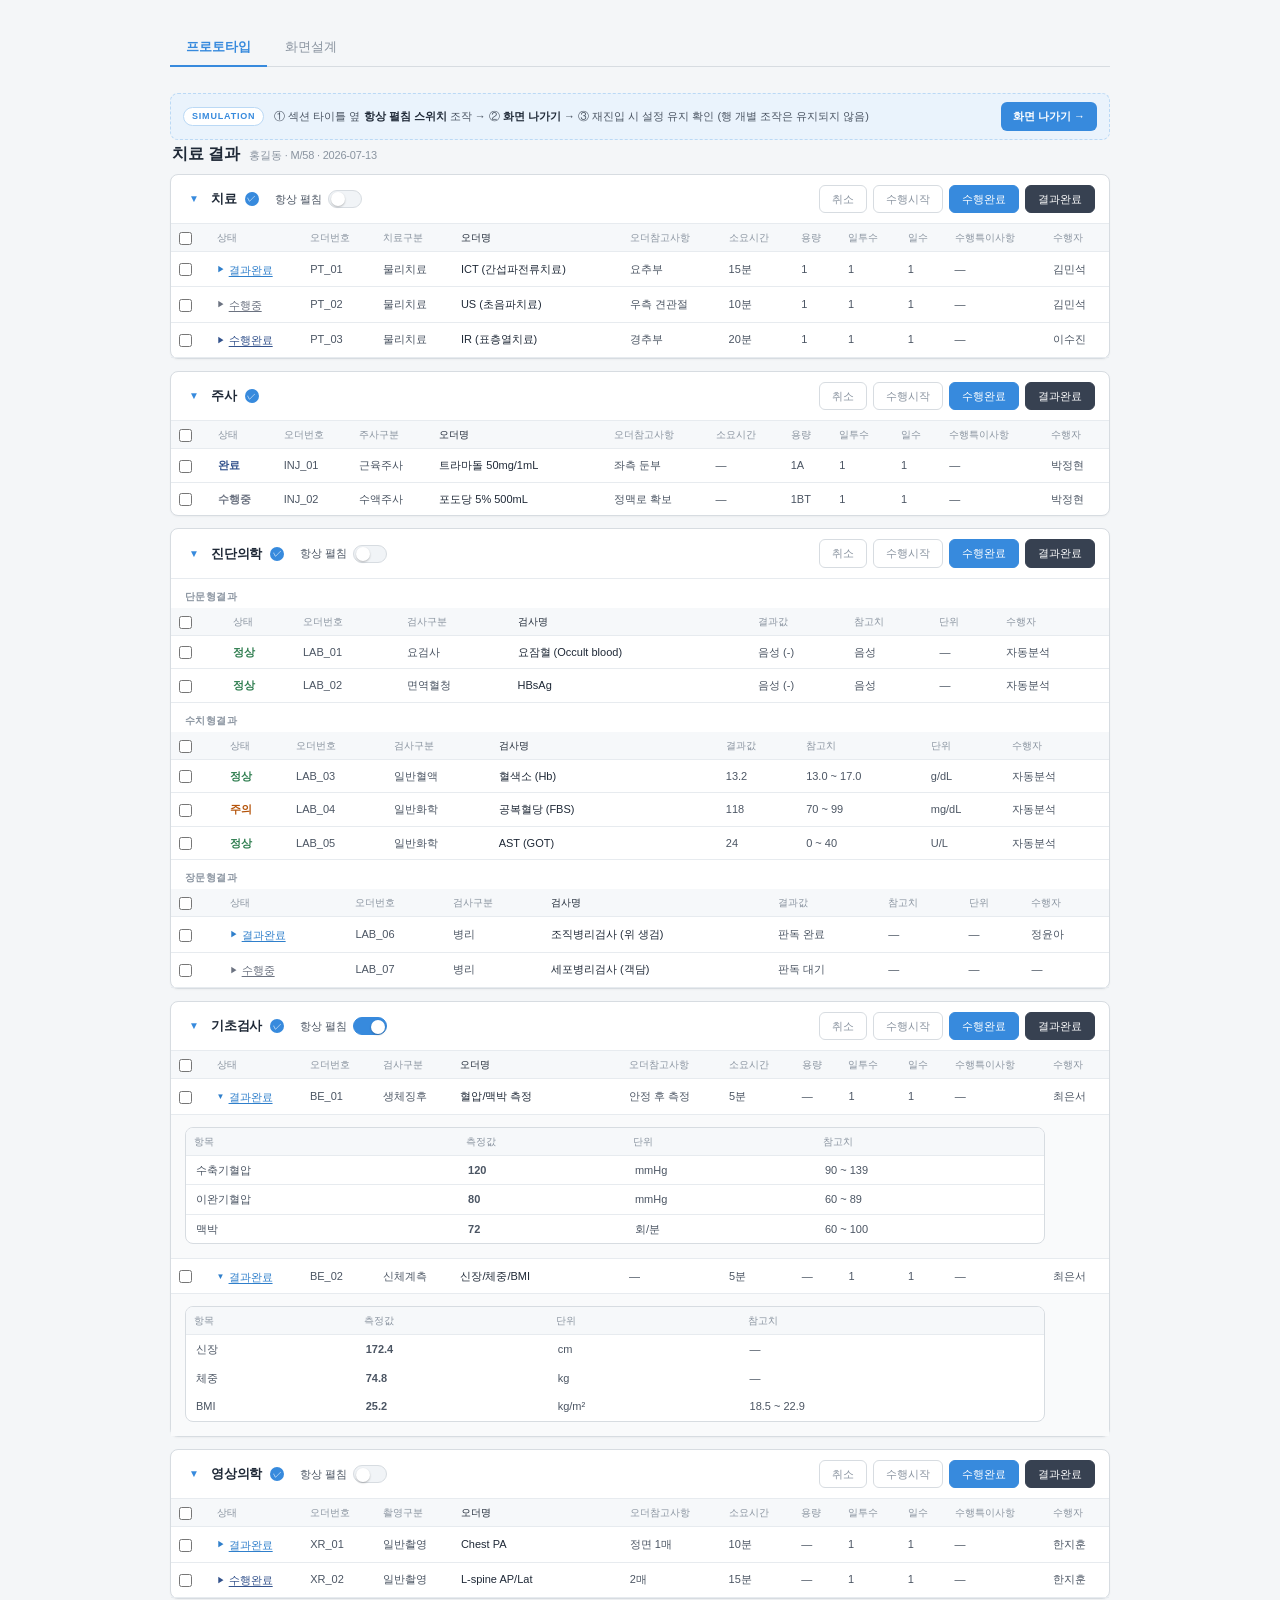
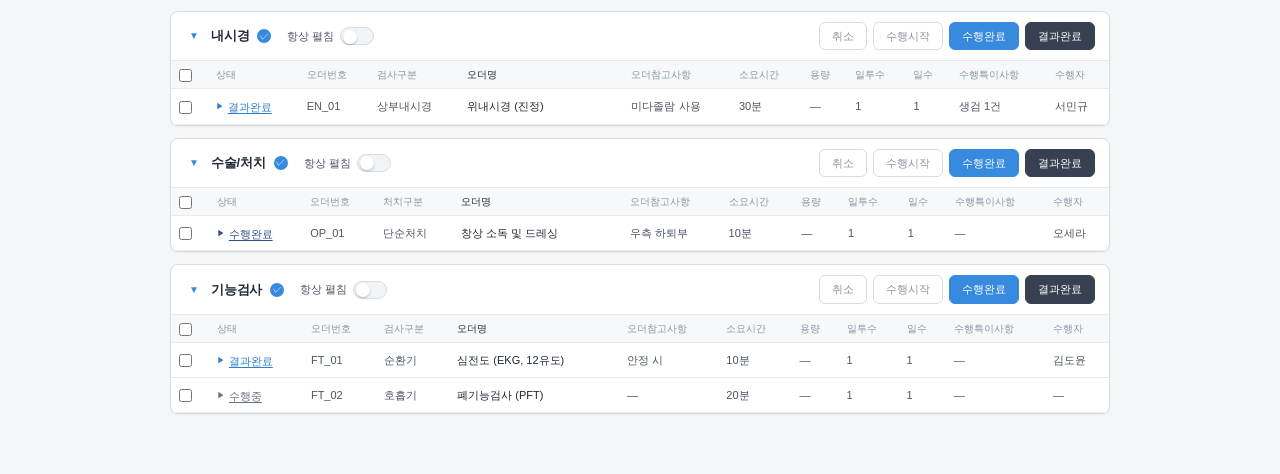
<file: ormchart-treatment-results/index.html>
<!doctype html>
<html lang="ko">
<head>
<meta name="viewport" content="width=device-width, initial-scale=1">
<meta charset="utf-8">
<title>ORMCHART 치료 결과 — 인터랙션 프로토타입</title>
<style>
  :root {
    --bg: #F4F6F8;
    --card: #FFFFFF;
    --border: #D7DCE1;
    --border-soft: #E7EBEF;
    --text: #1F2937;
    --text-sub: #4B5563;
    --muted: #8A94A0;
    --accent: #378ADD;
    --accent-weak: #EAF3FC;
    --accent-border: #BBD9F5;
    --dark-btn: #374151;
    --dark-btn-text: #FFFFFF;
    --row-hover: #F8FAFC;
    --detail-bg: #F9FAFB;
    --input-bg: #FFFFFF;
    --chip-bg: #F1F4F7;
    --chip-on-bg: #EAF3FC;
    --chip-on-border: #8FC0EE;
    --thead-bg: #F6F8FA;
    --st-blue: #2F7FCB;
    --st-navy: #33528C;
    --st-gray: #6B7280;
    --st-green: #2E7D4F;
    --st-amber: #B45309;
    --shadow: 0 1px 2px rgba(0,0,0,0.04);
    --menu-shadow: 0 6px 20px rgba(15,23,42,0.12);
  }
  @media (prefers-color-scheme: dark) {
    :root {
      --bg: #14171B;
      --card: #1E2228;
      --border: #363D46;
      --border-soft: #2C323A;
      --text: #E6E9ED;
      --text-sub: #C2C9D1;
      --muted: #8B95A1;
      --accent: #5AA2E8;
      --accent-weak: #1D3049;
      --accent-border: #2E5A8C;
      --dark-btn: #59636F;
      --dark-btn-text: #F3F4F6;
      --row-hover: #232830;
      --detail-bg: #191D22;
      --input-bg: #14171B;
      --chip-bg: #262C34;
      --chip-on-bg: #1D3049;
      --chip-on-border: #3E6FA3;
      --thead-bg: #22272E;
      --st-blue: #6FB0EC;
      --st-navy: #93AEDC;
      --st-gray: #9AA3AE;
      --st-green: #6FBF92;
      --st-amber: #E0A45C;
      --shadow: 0 1px 2px rgba(0,0,0,0.3);
      --menu-shadow: 0 6px 20px rgba(0,0,0,0.45);
    }
  }
  :root[data-theme="light"] {
    --bg: #F4F6F8; --card: #FFFFFF; --border: #D7DCE1; --border-soft: #E7EBEF;
    --text: #1F2937; --text-sub: #4B5563; --muted: #8A94A0;
    --accent: #378ADD; --accent-weak: #EAF3FC; --accent-border: #BBD9F5;
    --dark-btn: #374151; --dark-btn-text: #FFFFFF;
    --row-hover: #F8FAFC; --detail-bg: #F9FAFB; --input-bg: #FFFFFF;
    --chip-bg: #F1F4F7; --chip-on-bg: #EAF3FC; --chip-on-border: #8FC0EE;
    --thead-bg: #F6F8FA;
    --st-blue: #2F7FCB; --st-navy: #33528C; --st-gray: #6B7280;
    --st-green: #2E7D4F; --st-amber: #B45309;
    --shadow: 0 1px 2px rgba(0,0,0,0.04);
    --menu-shadow: 0 6px 20px rgba(15,23,42,0.12);
  }
  :root[data-theme="dark"] {
    --bg: #14171B; --card: #1E2228; --border: #363D46; --border-soft: #2C323A;
    --text: #E6E9ED; --text-sub: #C2C9D1; --muted: #8B95A1;
    --accent: #5AA2E8; --accent-weak: #1D3049; --accent-border: #2E5A8C;
    --dark-btn: #59636F; --dark-btn-text: #F3F4F6;
    --row-hover: #232830; --detail-bg: #191D22; --input-bg: #14171B;
    --chip-bg: #262C34; --chip-on-bg: #1D3049; --chip-on-border: #3E6FA3;
    --thead-bg: #22272E;
    --st-blue: #6FB0EC; --st-navy: #93AEDC; --st-gray: #9AA3AE;
    --st-green: #6FBF92; --st-amber: #E0A45C;
    --shadow: 0 1px 2px rgba(0,0,0,0.3);
    --menu-shadow: 0 6px 20px rgba(0,0,0,0.45);
  }

  * { box-sizing: border-box; }
  html, body { margin: 0; padding: 0; }
  body {
    background: var(--bg);
    color: var(--text);
    font-family: Pretendard, -apple-system, BlinkMacSystemFont, "Apple SD Gothic Neo", "Malgun Gothic", "Segoe UI", sans-serif;
    font-size: 12px;
    line-height: 1.5;
    padding: 28px 16px 48px;
  }
  .wrap { max-width: 940px; margin: 0 auto; display: flex; flex-direction: column; gap: 12px; }

  /* ── 최상단 타이틀 바 ─────────────────────────── */
  .topbar {
    display: flex; align-items: center; justify-content: space-between;
    padding: 2px 2px 8px;
  }
  .topbar h1 { font-size: 16px; font-weight: 700; margin: 0; letter-spacing: -0.2px; }
  .topbar .date { font-size: 11px; color: var(--muted); margin-left: 10px; font-weight: 400; }

  /* ── 섹션 카드 ────────────────────────────────── */
  .section {
    background: var(--card); border: 0.5px solid var(--border);
    border-radius: 8px; box-shadow: var(--shadow); overflow: visible;
  }
  .sec-head {
    display: flex; align-items: center; gap: 8px; padding: 10px 14px;
  }
  .sec-caret {
    font: inherit; font-size: 10px; color: var(--accent); background: none; border: 0;
    cursor: pointer; padding: 2px 4px; line-height: 1;
  }
  .sec-title { font-size: 13px; font-weight: 600; letter-spacing: -0.2px; }
  .sec-check {
    width: 14px; height: 14px; border-radius: 50%; background: var(--accent);
    color: #fff; font-size: 9px; display: inline-flex; align-items: center; justify-content: center;
    line-height: 1;
  }
  .pref { display: inline-flex; align-items: center; gap: 6px; margin-left: 8px; }
  .pref-label { font-size: 11px; color: var(--text-sub); }
  .switch {
    position: relative; width: 34px; height: 18px; border-radius: 999px; flex: 0 0 auto;
    border: 0.5px solid var(--border); background: var(--chip-bg); cursor: pointer; padding: 0;
  }
  .switch .knob {
    position: absolute; top: 1.5px; left: 2px; width: 14px; height: 14px; border-radius: 50%;
    background: #fff; box-shadow: 0 1px 2px rgba(0,0,0,0.25);
  }
  .switch[aria-checked="true"] { background: var(--accent); border-color: var(--accent); }
  .switch[aria-checked="true"] .knob { left: 17px; }
  @media (prefers-reduced-motion: no-preference) {
    .switch { transition: background 0.15s ease, border-color 0.15s ease; }
    .switch .knob { transition: left 0.15s ease; }
  }
  .sec-actions { margin-left: auto; display: flex; gap: 6px; }
  .btn {
    font: inherit; font-size: 11px; font-weight: 500; border-radius: 6px;
    padding: 5px 12px; cursor: pointer; border: 0.5px solid var(--border);
    background: var(--card); color: var(--muted);
  }
  .btn.filled-blue { background: var(--accent); border-color: var(--accent); color: #fff; }
  .btn.filled-dark { background: var(--dark-btn); border-color: var(--dark-btn); color: var(--dark-btn-text); }

  .sec-body { border-top: 0.5px solid var(--border-soft); }
  .section.closed .sec-body { display: none; }
  .section.closed .sec-caret .c-open, .section .sec-caret .c-closed { display: none; }
  .section.closed .sec-caret .c-closed, .section .sec-caret .c-open { display: inline; }

  /* ── 소섹션(진단의학) ─────────────────────────── */
  .subsec-label {
    font-size: 10px; font-weight: 600; color: var(--muted); letter-spacing: 0.4px;
    padding: 10px 14px 4px;
  }
  .subsec + .subsec { border-top: 0.5px solid var(--border-soft); }

  /* ── 테이블 ──────────────────────────────────── */
  .tbl-scroll { overflow-x: auto; }
  table { width: 100%; border-collapse: collapse; font-size: 11px; }
  thead th {
    background: var(--thead-bg); color: var(--muted); font-weight: 500; font-size: 10px;
    text-align: left; padding: 6px 8px; border-bottom: 0.5px solid var(--border-soft);
    white-space: nowrap;
  }
  tbody td {
    padding: 8px; border-bottom: 0.5px solid var(--border-soft);
    white-space: nowrap; font-variant-numeric: tabular-nums; color: var(--text-sub);
  }
  tbody tr.order-row:hover { background: var(--row-hover); }
  tbody tr:last-child td { border-bottom: 0; }
  td.c-name, th.c-name { white-space: normal; min-width: 130px; color: var(--text); }
  .chkbox {
    width: 13px; height: 13px; accent-color: var(--accent); vertical-align: middle;
    margin: 0; cursor: pointer;
  }

  /* ── 상태 표시 ───────────────────────────────── */
  .st { font-weight: 600; }
  .st-blue  { color: var(--st-blue); }
  .st-navy  { color: var(--st-navy); }
  .st-gray  { color: var(--st-gray); }
  .st-green { color: var(--st-green); }
  .st-amber { color: var(--st-amber); }
  button.status-link {
    font: inherit; font-size: 11px; background: none; border: 0; padding: 0;
    cursor: pointer; display: inline-flex; align-items: center; gap: 4px;
  }
  button.status-link .st-caret { font-size: 8px; }
  button.status-link .st-txt { text-decoration: underline; text-underline-offset: 2px; }
  button.status-link:hover .st-txt { opacity: 0.75; }
  .status-plain { font-size: 11px; }

  /* ── 상세(펼침) 영역 ──────────────────────────── */
  tr.detail-row { display: none; }
  tr.detail-row.open { display: table-row; }
  tr.detail-row > td {
    background: var(--detail-bg); padding: 12px 14px 14px; white-space: normal;
  }
  .detail-inner { display: flex; flex-direction: column; gap: 10px; max-width: 860px; }

  .time-row { display: flex; align-items: center; gap: 8px; font-size: 11px; color: var(--text-sub); }
  .time-row input {
    font: inherit; font-size: 11px; color: var(--text);
    background: var(--input-bg); border: 0.5px solid var(--border); border-radius: 6px;
    padding: 5px 9px; width: 96px;
  }
  .time-row input:focus { outline: none; border-color: var(--accent); }
  .time-sep { color: var(--muted); }

  .note-form {
    background: var(--input-bg); border: 0.5px solid var(--border); border-radius: 8px;
    overflow: hidden;
  }
  .chips {
    display: flex; gap: 6px; overflow-x: auto; padding: 10px 12px 8px;
  }
  .chip {
    font: inherit; font-size: 11px; color: var(--text-sub); white-space: nowrap;
    background: var(--chip-bg); border: 0.5px solid var(--border-soft); border-radius: 999px;
    padding: 4px 11px; cursor: pointer; flex: 0 0 auto;
  }
  .chip:hover { border-color: var(--accent); color: var(--accent); }
  .chip.on { background: var(--chip-on-bg); border-color: var(--chip-on-border); color: var(--accent); font-weight: 600; }
  .note-form textarea {
    display: block; width: 100%; min-height: 64px; resize: vertical;
    font: inherit; font-size: 12px; line-height: 1.6; color: var(--text);
    background: transparent; border: 0; padding: 6px 12px 4px;
  }
  .note-form textarea:focus { outline: none; }
  .byte-count { text-align: right; font-size: 10px; color: var(--muted); padding: 0 12px 8px; font-variant-numeric: tabular-nums; }

  .report-box {
    background: var(--input-bg); border: 0.5px solid var(--border); border-radius: 8px;
    padding: 10px 12px; font-size: 12px; line-height: 1.7; color: var(--text-sub);
    white-space: pre-line;
  }
  .report-box b { color: var(--text); }
  .measure-tbl { border: 0.5px solid var(--border); border-radius: 8px; overflow: hidden; background: var(--input-bg); }
  .measure-tbl table { font-size: 11px; }
  .measure-tbl thead th { background: var(--thead-bg); }
  .measure-tbl tbody td { padding: 6px 10px; }

  /* ── 시뮬레이션 바 / 화면 이탈 / 토스트 ────────── */
  .simbar {
    display: flex; align-items: center; gap: 10px; flex-wrap: wrap;
    border: 0.5px dashed var(--accent-border); background: var(--accent-weak);
    border-radius: 8px; padding: 8px 12px; font-size: 11px; color: var(--text-sub);
  }
  .sim-tag {
    font-size: 9px; font-weight: 700; letter-spacing: 0.8px; color: var(--accent);
    border: 0.5px solid var(--accent-border); border-radius: 999px; padding: 2px 8px;
    background: var(--card);
  }
  .sim-steps b { color: var(--text); font-weight: 600; }
  .sim-leave {
    margin-left: auto; font: inherit; font-size: 11px; font-weight: 600; color: #fff;
    background: var(--accent); border: 0; border-radius: 6px; padding: 6px 12px; cursor: pointer;
  }
  .sim-leave:hover { filter: brightness(0.94); }
  .interstitial {
    border: 0.5px solid var(--border); background: var(--card); border-radius: 8px;
    box-shadow: var(--shadow); padding: 56px 24px 60px; text-align: center;
  }
  .interstitial h2 { font-size: 14px; font-weight: 600; margin: 0 0 8px; }
  .interstitial p { font-size: 11px; color: var(--muted); margin: 0 0 20px; line-height: 1.7; }
  .interstitial button {
    font: inherit; font-size: 12px; font-weight: 600; color: #fff;
    background: var(--accent); border: 0; border-radius: 6px; padding: 8px 16px; cursor: pointer;
  }
  .interstitial button:hover { filter: brightness(0.94); }
  .toast {
    position: fixed; left: 50%; bottom: 28px; z-index: 50;
    transform: translateX(-50%) translateY(8px);
    background: #111827; color: #F9FAFB; font-size: 12px;
    border: 0.5px solid var(--border); border-radius: 999px; padding: 9px 16px;
    box-shadow: var(--menu-shadow); opacity: 0; pointer-events: none;
    transition: opacity 0.18s ease, transform 0.18s ease;
  }
  .toast.show { opacity: 1; transform: translateX(-50%) translateY(0); }
  @media (prefers-reduced-motion: reduce) { .toast { transition: none; } }

  /* ── 상단 탭 메뉴 ─────────────────────────────── */
  .tabs {
    display: flex; gap: 2px; border-bottom: 0.5px solid var(--border);
    margin-bottom: 14px;
  }
  .tab-btn {
    font: inherit; font-size: 13px; font-weight: 500; color: var(--muted);
    background: none; border: 0; border-bottom: 2px solid transparent;
    padding: 9px 16px 8px; cursor: pointer; margin-bottom: -0.5px;
  }
  .tab-btn:hover { color: var(--text-sub); }
  .tab-btn.active { color: var(--accent); font-weight: 700; border-bottom-color: var(--accent); }

  /* ── 화면설계 문서 ────────────────────────────── */
  .specdoc {
    background: var(--card); border: 0.5px solid var(--border); border-radius: 8px;
    box-shadow: var(--shadow); padding: 24px 28px 32px;
    font-size: 12px; color: var(--text-sub); line-height: 1.7;
  }
  .specdoc h2 {
    font-size: 13px; font-weight: 700; color: var(--text); margin: 26px 0 10px;
    padding-top: 18px; border-top: 0.5px solid var(--border-soft); letter-spacing: -0.2px;
  }
  .specdoc h2:first-child { margin-top: 0; padding-top: 0; border-top: 0; }
  .specdoc h3 { font-size: 12px; font-weight: 600; color: var(--text); margin: 14px 0 6px; }
  .specdoc p { margin: 0 0 8px; }
  .specdoc ul { margin: 0 0 8px; padding-left: 16px; display: flex; flex-direction: column; gap: 3px; }
  .specdoc table { width: 100%; margin: 6px 0 10px; font-size: 11px; }
  .specdoc th { white-space: nowrap; }
  .specdoc td { white-space: normal; vertical-align: top; }
  .specdoc code {
    font-family: ui-monospace, "SF Mono", Menlo, monospace; font-size: 10.5px;
    background: var(--chip-bg); border-radius: 4px; padding: 1px 5px;
  }
  .specdoc pre {
    background: var(--detail-bg); border: 0.5px solid var(--border-soft); border-radius: 8px;
    padding: 12px 14px; overflow-x: auto; font-family: ui-monospace, "SF Mono", Menlo, monospace;
    font-size: 10.5px; line-height: 1.6; color: var(--text-sub); margin: 6px 0 10px;
  }
  .sw {
    display: inline-block; width: 10px; height: 10px; border-radius: 2px;
    vertical-align: middle; margin-right: 6px; border: 0.5px solid var(--border-soft);
  }
  .ann {
    display: inline-flex; align-items: center; justify-content: center;
    width: 15px; height: 15px; border-radius: 50%; flex: 0 0 auto;
    background: var(--st-amber); color: #fff; font-size: 9px; font-weight: 700;
    vertical-align: middle; margin: 0 4px;
  }
  .mock {
    border: 0.5px solid var(--border); border-radius: 8px; margin: 8px 0 10px;
    overflow-x: auto; background: var(--card);
  }
  .mock-head { display: flex; align-items: center; gap: 6px; padding: 10px 14px; min-width: 720px; }
  .mock-row {
    display: flex; align-items: center; gap: 6px; padding: 9px 14px; min-width: 720px;
    border-top: 0.5px solid var(--border-soft); font-size: 11px;
  }
  .mock .switch, .mock .status-link, .mock .btn, .mock .chkbox { pointer-events: none; }
  .mock-cells { color: var(--muted); }

  :focus-visible { outline: 2px solid var(--accent); outline-offset: 1px; border-radius: 4px; }
</style>
</head>
<body>
<div class="wrap">
  <div class="tabs" role="tablist">
    <button class="tab-btn active" id="tabBtnProto" role="tab" aria-selected="true" type="button">프로토타입</button>
    <button class="tab-btn" id="tabBtnSpec" role="tab" aria-selected="false" type="button">화면설계</button>
  </div>

  <div id="tab-proto">
  <div class="simbar">
    <span class="sim-tag">SIMULATION</span>
    <span class="sim-steps">① 섹션 타이틀 옆 <b>항상 펼침 스위치</b> 조작 → ② <b>화면 나가기</b> → ③ 재진입 시 설정 유지 확인 (행 개별 조작은 유지되지 않음)</span>
    <button class="sim-leave" id="leaveBtn" type="button">화면 나가기 →</button>
  </div>

  <div id="screen">
  <div class="topbar">
    <h1>치료 결과<span class="date">홍길동 · M/58 · 2026-07-13</span></h1>
  </div>

  <div id="sections"></div>
  </div>

  <div class="interstitial" id="interstitial" hidden>
    <h2>다른 환자 차트 조회 중 — 김영희 (F/45)</h2>
    <p>치료 결과 화면을 벗어난 상태입니다. 재진입하면 각 섹션의 <b>항상 펼침</b> 설정대로 표시되며,
    이 설정은 다른 환자 화면에서도 동일하게 적용됩니다.<br>
    행 개별 펼침 조작과 저장하지 않은 소견 입력값은 유지되지 않습니다.</p>
    <button id="reenterBtn" type="button">← 치료 결과 화면 재진입</button>
  </div>

  </div><!-- /#tab-proto -->

  <div id="tab-spec" hidden>
    <div class="specdoc">
      <h2>1. 문서 정보</h2>
      <table>
        <tbody>
          <tr><td style="width:120px"><b>화면명</b></td><td>치료 결과 (오더분류별 수행/결과 조회·기록)</td></tr>
          <tr><td><b>버전 / 작성일</b></td><td>v1.0 · 2026-07-13</td></tr>
          <tr><td><b>대상 독자</b></td><td>기획자, 프론트엔드/백엔드 개발자</td></tr>
          <tr><td><b>관련 VOC</b></td><td>"치료 오더의 펼침 상태가 화면 재진입 시 유지되지 않아 매번 다시 펼쳐야 함"</td></tr>
        </tbody>
      </table>

      <h2>2. 화면 개요</h2>
      <p>환자의 당일 오더를 8개 오더분류 섹션으로 나누어 표시하고, 수행/결과 입력을 한 화면에서 처리한다.
      핵심 UX 결정은 두 가지다.</p>
      <ul>
        <li><b>행 상세는 기본 접힘</b>(기초검사 제외) — 목록 스캔 효율 우선</li>
        <li><b>"항상 펼침"은 사용자별 설정(규칙)으로 저장</b> — 환자를 바꾸거나 화면을 나갔다 와도 동일하게 적용되어 재진입 시 반복 조작(VOC)을 제거. 행 개별 조작은 세션 한정 임시 동작이며 설정에 영향을 주지 않음</li>
      </ul>

      <h2>3. 레이아웃 · 영역 정의</h2>
      <p>섹션 카드 스택(폭 940px). 섹션 순서: 치료 → 주사 → 진단의학(단문형/수치형/장문형) → 기초검사 → 영상의학 → 내시경 → 수술/처치 → 기능검사</p>
      <div class="mock">
        <div class="mock-head">
          <span class="ann">1</span><span style="color:var(--accent);font-size:10px">▼</span>
          <span class="sec-title">치료</span><span class="sec-check">✓</span>
          <span class="ann">2</span>
          <span class="pref-label">항상 펼침</span>
          <span class="switch" aria-checked="true"><span class="knob"></span></span>
          <div class="sec-actions"><span class="ann">3</span>
            <span class="btn">취소</span><span class="btn">수행시작</span><span class="btn filled-blue">수행완료</span><span class="btn filled-dark">결과완료</span>
          </div>
        </div>
        <div class="mock-row">
          <span class="ann">4</span><input type="checkbox" class="chkbox" aria-label="예시">
          <span class="ann">5</span>
          <span class="status-link st st-blue"><span class="st-caret">▶</span><span class="st-txt" style="text-decoration:underline">결과완료</span></span>
          <span class="mock-cells">PT_01 · 물리치료 · ICT (간섭파전류치료) · 요추부 · 15분 · 1 · 1 · 1 · — · 김민석</span>
        </div>
      </div>
      <table>
        <thead><tr><th style="width:44px">번호</th><th style="width:160px">영역</th><th>정의</th></tr></thead>
        <tbody>
          <tr><td><span class="ann">1</span></td><td>섹션 캐럿 ▼/▶</td><td>섹션 카드 자체를 열고 닫음. 닫으면 테이블 목록 전체가 숨고 헤더만 남음</td></tr>
          <tr><td><span class="ann">2</span></td><td>항상 펼침 스위치</td><td>해당 섹션 행 상세의 기본 표시 규칙 설정 (사용자 단위, 전체 환자 공통). 주사 섹션에는 미노출 (4.1 참조)</td></tr>
          <tr><td><span class="ann">3</span></td><td>오더 액션 버튼</td><td>취소 · 수행시작(outlined) / 수행완료(#378ADD filled) / 결과완료(#374151 filled)</td></tr>
          <tr><td><span class="ann">4</span></td><td>선택 체크박스</td><td>액션 버튼의 대상 오더 선택. 체크박스 다음 열은 바로 상태(별도 확장 아이콘 컬럼 없음)</td></tr>
          <tr><td><span class="ann">5</span></td><td>상태 텍스트</td><td>행 상세 펼침 트리거. 펼침 가능 여부에 따라 두 형태 (4.2 참조)</td></tr>
        </tbody>
      </table>

      <h2>4. 컴포넌트 정의</h2>
      <h3>4.1 항상 펼침 — ON/OFF 스위치</h3>
      <p>현재 화면 상태가 아닌 <b>미래에 적용될 규칙</b>을 서술하는 설정 컨트롤. "항상"이라는 레이블이
      규칙임을 약속하므로, 사용자가 행을 개별로 펼쳐 화면이 스위치 값과 잠시 달라져도 모순으로 읽히지 않는다.</p>
      <table>
        <thead><tr><th style="width:100px">상태</th><th>표시</th><th>동작</th></tr></thead>
        <tbody>
          <tr><td>ON</td><td>트랙 채움(accent) + 노브 우측</td><td>화면 진입 시 해당 섹션의 모든 행 상세를 펼쳐서 렌더링. 전환 즉시 현재 화면에도 적용</td></tr>
          <tr><td>OFF</td><td>트랙 회색 + 노브 좌측</td><td>화면 진입 시 모든 행 상세를 접어서 렌더링. 전환 즉시 현재 화면에도 적용</td></tr>
        </tbody>
      </table>
      <p><b>행 조작과의 분리(핵심 규칙)</b> — 행 상태 텍스트(▶/▼) 클릭은 스위치 값을 변경하지 않는다.
      행 개별 조작은 세션 한정 임시 동작이며 저장되지 않는다.</p>
      <h3>4.2 상태 텍스트</h3>
      <table>
        <thead><tr><th style="width:120px">형태</th><th>표시</th><th>적용 대상</th></tr></thead>
        <tbody>
          <tr><td>펼침형(클릭 가능)</td><td>▶/▼ + 밑줄 텍스트</td><td>치료 · 기초검사 · 영상의학 · 내시경 · 수술/처치 · 기능검사 · 진단의학 장문형</td></tr>
          <tr><td>평문형(클릭 불가)</td><td>색상 텍스트만</td><td>주사 · 진단의학 단문형/수치형</td></tr>
        </tbody>
      </table>
      <table>
        <thead><tr><th style="width:120px">상태값</th><th style="width:140px">색상 (라이트 기준)</th><th>의미</th></tr></thead>
        <tbody>
          <tr><td><span class="sw" style="background:#2F7FCB"></span>결과완료</td><td><code>#2F7FCB</code> blue</td><td>결과 입력까지 완료</td></tr>
          <tr><td><span class="sw" style="background:#33528C"></span>수행완료 / 완료</td><td><code>#33528C</code> navy</td><td>수행 완료, 결과 대기</td></tr>
          <tr><td><span class="sw" style="background:#6B7280"></span>수행중</td><td><code>#6B7280</code> gray</td><td>수행 진행 중</td></tr>
          <tr><td><span class="sw" style="background:#2E7D4F"></span>정상</td><td><code>#2E7D4F</code> green</td><td>검사 결과 참고치 이내</td></tr>
          <tr><td><span class="sw" style="background:#B45309"></span>주의</td><td><code>#B45309</code> amber</td><td>검사 결과 참고치 벗어남</td></tr>
        </tbody>
      </table>
      <h3>4.3 행 상세 (치료)</h3>
      <p>시작/종료 시간 입력 + 빠른 입력 칩 + 치료 소견 텍스트영역(4000 bytes 제한, 우하단 카운터)을
      하나의 폼 컨테이너로 구성. 칩 클릭 시 소견에 문구가 추가/제거되고 카운터가 갱신된다.
      기타 섹션의 상세는 판독문/처치기록(읽기 블록) 또는 측정값 테이블(기초검사).</p>

      <h2>5. 오더분류별 펼침 정책</h2>
      <table>
        <thead><tr><th>오더분류</th><th style="width:110px">행 펼침 기능</th><th style="width:110px">스위치 초기값</th><th style="width:120px">스위치 노출</th></tr></thead>
        <tbody>
          <tr><td>치료</td><td>있음</td><td>OFF (접힘)</td><td>노출</td></tr>
          <tr><td>주사</td><td>없음</td><td>—</td><td>미노출</td></tr>
          <tr><td>진단의학 · 단문형/수치형</td><td>없음</td><td>—</td><td rowspan="2">노출 (장문형에만 작용)</td></tr>
          <tr><td>진단의학 · 장문형</td><td>있음</td><td>OFF (접힘)</td></tr>
          <tr><td>기초검사</td><td>있음</td><td><b>ON (펼쳐짐)</b></td><td>노출</td></tr>
          <tr><td>영상의학 / 내시경 / 수술·처치 / 기능검사</td><td>있음</td><td>OFF (접힘)</td><td>노출</td></tr>
        </tbody>
      </table>
      <p>초기값은 <b>사용자가 스위치를 한 번도 조작하지 않은 경우에만</b> 적용된다. 이후에는 사용자가 설정한 값이 항상 우선한다.</p>

      <h2>6. 인터랙션 정의</h2>
      <table>
        <thead><tr><th style="width:56px">ID</th><th style="width:150px">트리거</th><th>동작</th><th style="width:80px">저장</th></tr></thead>
        <tbody>
          <tr><td>IX-01</td><td>섹션 캐럿 ▼/▶ 클릭</td><td>섹션 카드 열기/닫기 (테이블 목록 표시/숨김). 세션 한정 임시 동작</td><td>저장 안 함</td></tr>
          <tr><td>IX-02</td><td>항상 펼침 스위치 클릭</td><td>스위치 ON/OFF 전환 + 해당 섹션의 모든 행 상세를 즉시 일괄 펼침/접힘 + 저장 토스트</td><td><b>저장</b></td></tr>
          <tr><td>IX-03</td><td>행 상태 텍스트 클릭</td><td>해당 행의 상세만 펼침/접힘 (▶↔▼). <b>스위치 값에 영향 없음</b>. 세션 한정 임시 동작</td><td>저장 안 함</td></tr>
          <tr><td>IX-04</td><td>빠른 입력 칩 클릭 (치료)</td><td>선택 시 소견에 문구 추가, 해제 시 제거. 바이트 카운터 갱신</td><td>저장 안 함</td></tr>
          <tr><td>IX-05</td><td>화면 재진입 (환자 변경 포함)</td><td>각 섹션을 스위치 값대로 렌더링 + 복원 토스트. 행·카드의 임시 조작은 초기화</td><td>—</td></tr>
        </tbody>
      </table>

      <h2>7. 상태 유지 정책</h2>
      <ul>
        <li><b>저장 대상</b> — 각 섹션의 "항상 펼침" 스위치 값 <b>하나뿐</b>. 행 개별 펼침, 섹션 카드 열림/닫힘은 저장하지 않음</li>
        <li><b>저장 단위</b> — 사용자 × 섹션. 환자 단위 아님 — 어떤 환자 화면에서도 동일한 설정이 적용됨</li>
        <li><b>저장 시점</b> — 스위치 조작 즉시 자동 저장. 별도 저장 버튼·설정 화면 없음</li>
        <li><b>복원 시점</b> — 화면 재진입·환자 변경·새로고침 시 스위치 값대로 렌더링. 프로토타입은 <code>localStorage</code>, 실서비스는 사용자 설정 API로 대체</li>
        <li><b>제외 대상</b> — 행 개별 조작(세션 임시), 저장하지 않은 소견 입력값</li>
      </ul>
      <p>저장 데이터 구조 (프로토타입 기준, 키 <code>ormchart-proto-user-prefs</code>):</p>
      <pre>{
  "prefs": {
    "treat": false,   // 치료 · 항상 펼침 OFF
    "diag":  false,   // 진단의학(장문형) · 항상 펼침 OFF
    "basic": true,    // 기초검사 · 항상 펼침 ON
    ...               // 주사(inject)는 스위치가 없어 키 자체가 없음
  }
}</pre>

      <h2>8. 메시지 정의</h2>
      <table>
        <thead><tr><th style="width:180px">트리거</th><th>토스트 문구</th></tr></thead>
        <tbody>
          <tr><td>스위치 조작 (매회)</td><td><code>{섹션명} · 항상 펼침 {ON|OFF} — 모든 환자 화면에 적용</code> — 예: "치료 · 항상 펼침 ON — 모든 환자 화면에 적용"</td></tr>
          <tr><td>재진입 (저장값 있음)</td><td>저장된 설정을 복원했습니다</td></tr>
          <tr><td>재진입 (저장값 없음)</td><td>기본 설정으로 표시합니다</td></tr>
        </tbody>
      </table>

      <h2>9. 개발 참고</h2>
      <ul>
        <li>행 상세는 <code>colspan</code> 상세 행으로 구현. 상세 열림 여부와 무관하게 테이블 목록(오더 행)은 항상 유지</li>
        <li>스위치 값과 행 상태는 <b>단방향</b> — 스위치 전환은 행 상태를 일괄 변경하지만, 행 개별 조작은 스위치 값을 변경하지 않음 (파생 관계 아님)</li>
        <li>렌더 순서: 화면 렌더 → 저장된 스위치 값 로드 → 각 섹션 행 상태를 스위치 값대로 설정. 행·카드의 이전 임시 상태는 복원하지 않음</li>
        <li>접근성 — 스위치는 <code>role="switch"</code> + <code>aria-checked</code>로 구현</li>
        <li>디자인 토큰 — 폭 940px · Pretendard · accent <code>#378ADD</code> · 결과완료 버튼 <code>#374151</code> · 보더 <code>0.5px #D7DCE1</code> · 카드 radius 8px · 라이트/다크 테마 지원</li>
      </ul>
    </div>
  </div>
</div>

<div class="toast" id="toast" role="status"></div>

<script>
(function () {
  'use strict';

  /* ── 데이터 ─────────────────────────────────── */
  var ORDER_COLS = ['상태','오더번호','구분','오더명','오더참고사항','소요시간','용량','일투수','일수','수행특이사항','수행자'];
  var LAB_COLS   = ['상태','오더번호','검사구분','검사명','결과값','참고치','단위','수행자'];

  var CHIPS = ['IR/US/ICT','CRYO','IR/US/TENS','CRYO/Laser','IR/US/Laser','이온치료','IR/Laser/TENS','Paraffin bath/Laser/TENS'];

  var ST = {
    '결과완료': 'st-blue',
    '수행완료': 'st-navy',
    '완료':    'st-navy',
    '수행중':  'st-gray',
    '정상':    'st-green',
    '주의':    'st-amber'
  };

  function treatDetail(start, end, note) {
    return { type: 'treat', start: start, end: end, note: note };
  }
  function reportDetail(text) { return { type: 'report', text: text }; }
  function measureDetail(rows) { return { type: 'measure', rows: rows }; }

  var SECTIONS = [
    {
      id: 'treat', title: '치료', cols: ORDER_COLS, colHead2: '치료구분',
      expandable: true, defaultExpanded: false,
      rows: [
        { st: '결과완료', cells: ['PT_01','물리치료','ICT (간섭파전류치료)','요추부','15분','1','1','1','—','김민석'],
          detail: treatDetail('오전 10:21','오전 10:57','요추부 간섭파치료 15분 시행함.\n치료 후 통증 VAS 5 → 3으로 감소, 특이 이상반응 없음.') },
        { st: '수행중', cells: ['PT_02','물리치료','US (초음파치료)','우측 견관절','10분','1','1','1','—','김민석'],
          detail: treatDetail('오전 11:05','','') },
        { st: '수행완료', cells: ['PT_03','물리치료','IR (표층열치료)','경추부','20분','1','1','1','—','이수진'],
          detail: treatDetail('오전 09:40','오전 10:02','경추부 표층열치료 20분 시행. 국소 발적 없음.') }
      ]
    },
    {
      id: 'inject', title: '주사', cols: ORDER_COLS, colHead2: '주사구분',
      expandable: false,
      rows: [
        { st: '완료',   cells: ['INJ_01','근육주사','트라마돌 50mg/1mL','좌측 둔부','—','1A','1','1','—','박정현'] },
        { st: '수행중', cells: ['INJ_02','수액주사','포도당 5% 500mL','정맥로 확보','—','1BT','1','1','—','박정현'] }
      ]
    },
    {
      id: 'diag', title: '진단의학',
      subsections: [
        { label: '단문형결과', cols: LAB_COLS, expandable: false,
          rows: [
            { st: '정상', cells: ['LAB_01','요검사','요잠혈 (Occult blood)','음성 (-)','음성','—','자동분석'] },
            { st: '정상', cells: ['LAB_02','면역혈청','HBsAg','음성 (-)','음성','—','자동분석'] }
          ] },
        { label: '수치형결과', cols: LAB_COLS, expandable: false,
          rows: [
            { st: '정상', cells: ['LAB_03','일반혈액','혈색소 (Hb)','13.2','13.0 ~ 17.0','g/dL','자동분석'] },
            { st: '주의', cells: ['LAB_04','일반화학','공복혈당 (FBS)','118','70 ~ 99','mg/dL','자동분석'] },
            { st: '정상', cells: ['LAB_05','일반화학','AST (GOT)','24','0 ~ 40','U/L','자동분석'] }
          ] },
        { label: '장문형결과', cols: LAB_COLS, expandable: true, defaultExpanded: false,
          rows: [
            { st: '결과완료', cells: ['LAB_06','병리','조직병리검사 (위 생검)','판독 완료','—','—','정윤아'],
              detail: reportDetail('<b>[육안 소견]</b>\nReceived in formalin, designated "stomach, antrum biopsy", 0.3 cm gray-white soft tissue.\n\n<b>[현미경 소견]</b>\nChronic gastritis with intestinal metaplasia. H. pylori: negative. No evidence of malignancy.') },
            { st: '수행중', cells: ['LAB_07','병리','세포병리검사 (객담)','판독 대기','—','—','—'],
              detail: reportDetail('판독 진행 중 — 결과가 등록되면 표시됩니다.') }
          ] }
      ]
    },
    {
      id: 'basic', title: '기초검사', cols: ORDER_COLS, colHead2: '검사구분',
      expandable: true, defaultExpanded: true,
      rows: [
        { st: '결과완료', cells: ['BE_01','생체징후','혈압/맥박 측정','안정 후 측정','5분','—','1','1','—','최은서'],
          detail: measureDetail([['수축기혈압','120','mmHg','90 ~ 139'],['이완기혈압','80','mmHg','60 ~ 89'],['맥박','72','회/분','60 ~ 100']]) },
        { st: '결과완료', cells: ['BE_02','신체계측','신장/체중/BMI','—','5분','—','1','1','—','최은서'],
          detail: measureDetail([['신장','172.4','cm','—'],['체중','74.8','kg','—'],['BMI','25.2','kg/m²','18.5 ~ 22.9']]) }
      ]
    },
    {
      id: 'xray', title: '영상의학', cols: ORDER_COLS, colHead2: '촬영구분',
      expandable: true, defaultExpanded: false,
      rows: [
        { st: '결과완료', cells: ['XR_01','일반촬영','Chest PA','정면 1매','10분','—','1','1','—','한지훈'],
          detail: reportDetail('<b>[판독 소견]</b>\nNo active lung lesion. Normal heart size.\nBoth costophrenic angles are clear.\n\n<b>[결론]</b> Unremarkable chest radiograph.') },
        { st: '수행완료', cells: ['XR_02','일반촬영','L-spine AP/Lat','2매','15분','—','1','1','—','한지훈'],
          detail: reportDetail('촬영 완료 — 판독 대기 중입니다.') }
      ]
    },
    {
      id: 'endo', title: '내시경', cols: ORDER_COLS, colHead2: '검사구분',
      expandable: true, defaultExpanded: false,
      rows: [
        { st: '결과완료', cells: ['EN_01','상부내시경','위내시경 (진정)','미다졸람 사용','30분','—','1','1','생검 1건','서민규'],
          detail: reportDetail('<b>[관찰 소견]</b>\n식도: 특이 소견 없음.\n위: 전정부에 만성 위염 소견, 발적 및 부종 동반. 생검 시행 (antrum ×1).\n십이지장: 특이 소견 없음.\n\n<b>[진단]</b> Chronic superficial gastritis, biopsy taken.') }
      ]
    },
    {
      id: 'op', title: '수술/처치', cols: ORDER_COLS, colHead2: '처치구분',
      expandable: true, defaultExpanded: false,
      rows: [
        { st: '수행완료', cells: ['OP_01','단순처치','창상 소독 및 드레싱','우측 하퇴부','10분','—','1','1','—','오세라'],
          detail: reportDetail('<b>[처치 기록]</b>\n우측 하퇴부 열상 부위 생리식염수 세척 후 포비돈 소독.\n멸균 거즈 드레싱 적용. 삼출물 소량, 감염 징후 없음.\n2일 후 드레싱 교체 예정.') }
      ]
    },
    {
      id: 'func', title: '기능검사', cols: ORDER_COLS, colHead2: '검사구분',
      expandable: true, defaultExpanded: false,
      rows: [
        { st: '결과완료', cells: ['FT_01','순환기','심전도 (EKG, 12유도)','안정 시','10분','—','1','1','—','김도윤'],
          detail: reportDetail('<b>[판독 결과]</b>\nNormal sinus rhythm, rate 71 bpm.\nNo ST-T change. Normal axis.\n\n<b>[결론]</b> Within normal limits.') },
        { st: '수행중', cells: ['FT_02','호흡기','폐기능검사 (PFT)','—','20분','—','1','1','—','—'],
          detail: reportDetail('검사 진행 중 — 결과가 등록되면 표시됩니다.') }
      ]
    }
  ];

  /* ── 유틸 ───────────────────────────────────── */
  function el(tag, cls, html) {
    var n = document.createElement(tag);
    if (cls) n.className = cls;
    if (html != null) n.innerHTML = html;
    return n;
  }
  function esc(s) {
    return String(s).replace(/&/g,'&amp;').replace(/</g,'&lt;').replace(/>/g,'&gt;');
  }
  function byteLen(s) {
    var n = 0;
    for (var i = 0; i < s.length; i++) n += s.charCodeAt(i) > 127 ? 2 : 1;
    return n;
  }

  /* ── 상세 영역 빌더 ─────────────────────────── */
  function buildDetail(detail, colCount) {
    var tr = el('tr', 'detail-row');
    var td = el('td');
    td.colSpan = colCount;
    var inner = el('div', 'detail-inner');

    if (detail.type === 'treat') {
      var time = el('div', 'time-row');
      time.innerHTML =
        '시작 <input type="text" value="' + esc(detail.start) + '" aria-label="시작 시간">' +
        '<span class="time-sep">—</span> 종료 <input type="text" value="' + esc(detail.end) + '" placeholder="미입력" aria-label="종료 시간">';
      inner.appendChild(time);

      var form = el('div', 'note-form');
      var chips = el('div', 'chips');
      CHIPS.forEach(function (c) {
        var b = el('button', 'chip', esc(c));
        b.type = 'button';
        chips.appendChild(b);
      });
      var ta = document.createElement('textarea');
      ta.value = detail.note;
      ta.setAttribute('aria-label', '치료 소견');
      var cnt = el('div', 'byte-count');
      function sync() { cnt.textContent = byteLen(ta.value) + ' / 4000 bytes'; }
      ta.addEventListener('input', sync);
      chips.addEventListener('click', function (e) {
        var chip = e.target.closest('.chip');
        if (!chip) return;
        chip.classList.toggle('on');
        var t = chip.textContent + ' 시행. ';
        if (chip.classList.contains('on')) {
          ta.value = (ta.value ? ta.value.replace(/\s*$/, '\n') : '') + t;
        } else {
          ta.value = ta.value.replace(t, '').replace(/\n$/, '');
        }
        sync();
      });
      sync();
      form.appendChild(chips);
      form.appendChild(ta);
      form.appendChild(cnt);
      inner.appendChild(form);
    } else if (detail.type === 'report') {
      inner.appendChild(el('div', 'report-box', detail.text));
    } else if (detail.type === 'measure') {
      var box = el('div', 'measure-tbl');
      var h = '<table><thead><tr><th>항목</th><th>측정값</th><th>단위</th><th>참고치</th></tr></thead><tbody>';
      detail.rows.forEach(function (r) {
        h += '<tr><td>' + esc(r[0]) + '</td><td><b>' + esc(r[1]) + '</b></td><td>' + esc(r[2]) + '</td><td>' + esc(r[3]) + '</td></tr>';
      });
      h += '</tbody></table>';
      box.innerHTML = h;
      inner.appendChild(box);
    }
    td.appendChild(inner);
    tr.appendChild(td);
    return tr;
  }

  /* ── 테이블 빌더 ────────────────────────────── */
  function buildTable(cols, colHead2, rows, expandable, group) {
    var scroll = el('div', 'tbl-scroll');
    var table = el('table');
    var thead = el('thead');
    var hrow = el('tr');
    hrow.appendChild(el('th', null, '<input type="checkbox" class="chkbox" aria-label="전체 선택">'));
    cols.forEach(function (c, i) {
      var label = (c === '구분' && colHead2) ? colHead2 : c;
      var th = el('th', null, esc(label));
      if (c === '오더명' || c === '검사명') th.className = 'c-name';
      hrow.appendChild(th);
    });
    thead.appendChild(hrow);
    table.appendChild(thead);

    var tbody = el('tbody');
    rows.forEach(function (row) {
      var tr = el('tr', 'order-row');
      var tdChk = el('td', null, '<input type="checkbox" class="chkbox" aria-label="선택">');
      tr.appendChild(tdChk);

      var stCls = ST[row.st] || 'st-gray';
      var tdSt = el('td');
      if (expandable) {
        var btn = el('button', 'status-link st ' + stCls);
        btn.type = 'button';
        btn.innerHTML = '<span class="st-caret">▶</span><span class="st-txt">' + esc(row.st) + '</span>';
        btn.setAttribute('aria-expanded', 'false');
        tdSt.appendChild(btn);
      } else {
        tdSt.appendChild(el('span', 'status-plain st ' + stCls, esc(row.st)));
      }
      tr.appendChild(tdSt);

      row.cells.forEach(function (c, i) {
        var td = el('td', null, esc(c));
        if (cols[i + 1] === '오더명' || cols[i + 1] === '검사명') td.className = 'c-name';
        tr.appendChild(td);
      });
      tbody.appendChild(tr);

      if (expandable && row.detail) {
        var dtr = buildDetail(row.detail, cols.length + 1);
        tbody.appendChild(dtr);
        row._tr = tr; row._dtr = dtr; row._btn = tr.querySelector('.status-link');
        group.push(row);
      }
    });
    table.appendChild(tbody);
    scroll.appendChild(table);
    return scroll;
  }

  /* ── 섹션 빌더 ──────────────────────────────── */
  var sectionCtls = []; // { root, expRows: [row...], defaults: bool per row, updateToggle }

  function setRow(row, open) {
    row._dtr.classList.toggle('open', open);
    row._btn.setAttribute('aria-expanded', open ? 'true' : 'false');
    row._btn.querySelector('.st-caret').textContent = open ? '▼' : '▶';
  }
  function isOpen(row) { return row._dtr.classList.contains('open'); }

  function buildSection(spec) {
    var root = el('section', 'section');
    root.style.marginBottom = '12px';

    var head = el('div', 'sec-head');
    var caret = el('button', 'sec-caret');
    caret.type = 'button';
    caret.innerHTML = '<span class="c-open">▼</span><span class="c-closed">▶</span>';
    caret.setAttribute('aria-label', spec.title + ' 섹션 열기/닫기');
    head.appendChild(caret);
    head.appendChild(el('span', 'sec-title', esc(spec.title)));
    head.appendChild(el('span', 'sec-check', '✓'));

    var expRows = [];
    var hasExpand = spec.expandable || (spec.subsections || []).some(function (s) { return s.expandable; });

    var prefOn = !!(spec.defaultExpanded || (spec.subsections || []).some(function (s) { return s.defaultExpanded; }));
    var sw = null;
    if (hasExpand) {
      var pref = el('div', 'pref');
      pref.appendChild(el('span', 'pref-label', '항상 펼침'));
      sw = el('button', 'switch', '<span class="knob"></span>');
      sw.type = 'button';
      sw.setAttribute('role', 'switch');
      sw.setAttribute('aria-label', spec.title + ' 항상 펼침');
      pref.appendChild(sw);
      head.appendChild(pref);
    }

    var actions = el('div', 'sec-actions');
    actions.innerHTML =
      '<button class="btn" type="button">취소</button>' +
      '<button class="btn" type="button">수행시작</button>' +
      '<button class="btn filled-blue" type="button">수행완료</button>' +
      '<button class="btn filled-dark" type="button">결과완료</button>';
    head.appendChild(actions);
    root.appendChild(head);

    var body = el('div', 'sec-body');
    if (spec.subsections) {
      spec.subsections.forEach(function (sub) {
        var wrap = el('div', 'subsec');
        wrap.appendChild(el('div', 'subsec-label', esc(sub.label)));
        wrap.appendChild(buildTable(sub.cols, null, sub.rows, sub.expandable, expRows));
        sub.rows.forEach(function (r) { if (r._dtr) r._default = !!sub.defaultExpanded; });
        body.appendChild(wrap);
      });
    } else {
      body.appendChild(buildTable(spec.cols, spec.colHead2, spec.rows, spec.expandable, expRows));
      spec.rows.forEach(function (r) { if (r._dtr) r._default = !!spec.defaultExpanded; });
    }
    root.appendChild(body);

    function setPref(on) {
      prefOn = !!on;
      if (sw) sw.setAttribute('aria-checked', prefOn ? 'true' : 'false');
      expRows.forEach(function (r) { setRow(r, prefOn); });
    }

    caret.addEventListener('click', function () {
      root.classList.toggle('closed');
    });
    if (sw) {
      sw.addEventListener('click', function () {
        setPref(!prefOn);
        toast(spec.title + ' · 항상 펼침 ' + (prefOn ? 'ON' : 'OFF') + ' — 모든 환자 화면에 적용');
        persist();
      });
    }
    expRows.forEach(function (r) {
      r._btn.addEventListener('click', function () {
        setRow(r, !isOpen(r));
      });
    });
    setPref(prefOn);

    sectionCtls.push({ id: spec.id, root: root, hasPref: !!sw, getPref: function () { return prefOn; }, setPref: setPref });
    return root;
  }

  var host = document.getElementById('sections');
  var screenEl = document.getElementById('screen');
  var interstitial = document.getElementById('interstitial');

  /* ── 사용자별 상태 저장 (시뮬레이션) ─────────── */
  var STORE_KEY = 'ormchart-proto-user-prefs';
  var memoryState = null;

  function loadState() {
    if (memoryState) return memoryState;
    try {
      var raw = localStorage.getItem(STORE_KEY);
      if (raw) return JSON.parse(raw);
    } catch (e) {}
    return null;
  }
  function persist() {
    var st = { prefs: {} };
    sectionCtls.forEach(function (s) {
      if (s.hasPref) st.prefs[s.id] = s.getPref();
    });
    memoryState = st;
    try { localStorage.setItem(STORE_KEY, JSON.stringify(st)); } catch (e) {}
  }

  var toastTimer = null;
  function toast(msg) {
    var t = document.getElementById('toast');
    t.textContent = msg;
    t.classList.add('show');
    clearTimeout(toastTimer);
    toastTimer = setTimeout(function () { t.classList.remove('show'); }, 2600);
  }

  /* ── 화면 렌더링 + 저장 상태 복원 ────────────── */
  function renderScreen() {
    host.innerHTML = '';
    sectionCtls = [];
    SECTIONS.forEach(function (s) { host.appendChild(buildSection(s)); });
    var st = loadState();
    if (st && st.prefs) {
      sectionCtls.forEach(function (s) {
        if (s.hasPref && (s.id in st.prefs)) s.setPref(!!st.prefs[s.id]);
      });
    }
  }

  /* ── 화면 이탈 / 재진입 시뮬레이션 ───────────── */
  document.getElementById('leaveBtn').addEventListener('click', function () {
    screenEl.hidden = true;
    interstitial.hidden = false;
  });
  document.getElementById('reenterBtn').addEventListener('click', function () {
    interstitial.hidden = true;
    screenEl.hidden = false;
    renderScreen();
    toast(loadState() ? '저장된 설정을 복원했습니다' : '기본 설정으로 표시합니다');
  });

  /* ── 상단 탭 전환 ────────────────────────────── */
  var tabBtnProto = document.getElementById('tabBtnProto');
  var tabBtnSpec = document.getElementById('tabBtnSpec');
  var tabProto = document.getElementById('tab-proto');
  var tabSpec = document.getElementById('tab-spec');

  function selectTab(spec) {
    tabProto.hidden = spec;
    tabSpec.hidden = !spec;
    tabBtnProto.classList.toggle('active', !spec);
    tabBtnSpec.classList.toggle('active', spec);
    tabBtnProto.setAttribute('aria-selected', !spec ? 'true' : 'false');
    tabBtnSpec.setAttribute('aria-selected', spec ? 'true' : 'false');
  }
  tabBtnProto.addEventListener('click', function () { selectTab(false); });
  tabBtnSpec.addEventListener('click', function () { selectTab(true); });

  renderScreen();
})();
</script>
</body>
</html>
</file>
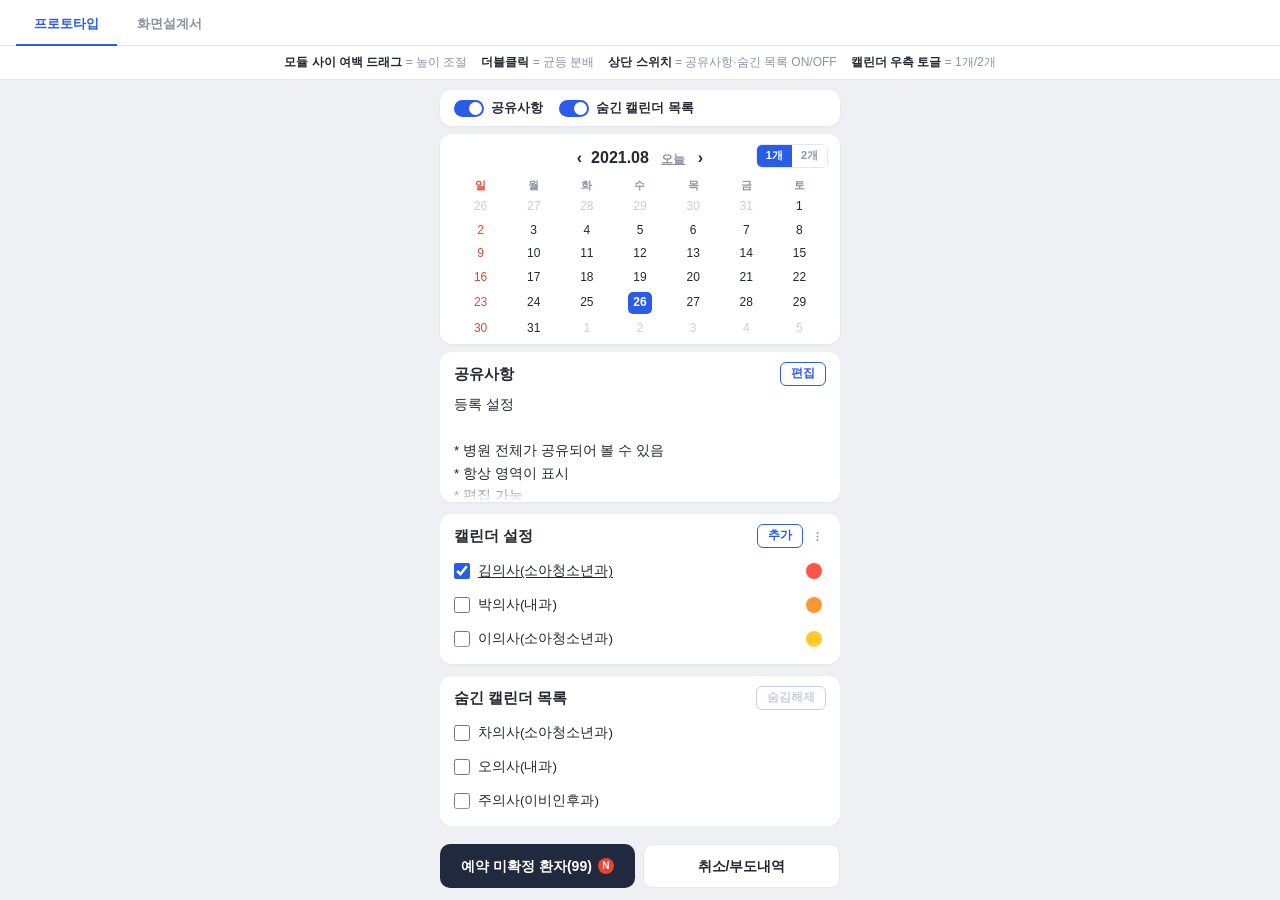
<file: reservation-panel-prototype/index.html>
<!DOCTYPE html>
<html lang="ko">
<head>
<meta name="viewport" content="width=device-width, initial-scale=1">
<meta charset="utf-8">
<title>예약 캘린더 좌측 패널 — 리사이즈 인터랙션 프로토타입</title>
<style>
  :root{
    --bg:#eef0f4;
    --card:#ffffff;
    --line:#e4e7ee;
    --txt:#23272f;
    --sub:#8b93a3;
    --dim:#c9cfda;
    --blue:#2b5ce6;
    --blue-soft:#eaf0ff;
    --red:#e8442e;
    --navy:#20293e;
    --navy-txt:#ffffff;
    --handle:#cdd5e3;
    --handle-on:#2b5ce6;
    --chip:#f2f4f8;
    --dkgy:#4e5560;
    --shadow:0 1px 3px rgba(30,40,70,.06);
    --focus:#2b5ce6;
  }
  @media (prefers-color-scheme: dark){
    :root{
      --bg:#17191d;
      --card:#23262b;
      --line:#33373f;
      --txt:#e8ebf1;
      --sub:#8f97a6;
      --dim:#4a505b;
      --blue:#6188ff;
      --blue-soft:#293350;
      --red:#ff6a55;
      --navy:#33415f;
      --navy-txt:#eef1f8;
      --handle:#494f5b;
      --handle-on:#6188ff;
      --chip:#2c3038;
      --dkgy:#b3bac6;
      --shadow:0 1px 3px rgba(0,0,0,.35);
      --focus:#6188ff;
    }
  }
  :root[data-theme="light"]{
    --bg:#eef0f4; --card:#ffffff; --line:#e4e7ee; --txt:#23272f; --sub:#8b93a3;
    --dim:#c9cfda; --blue:#2b5ce6; --blue-soft:#eaf0ff; --red:#e8442e;
    --navy:#20293e; --navy-txt:#ffffff; --handle:#cdd5e3; --handle-on:#2b5ce6;
    --chip:#f2f4f8; --dkgy:#4e5560; --shadow:0 1px 3px rgba(30,40,70,.06); --focus:#2b5ce6;
  }
  :root[data-theme="dark"]{
    --bg:#17191d; --card:#23262b; --line:#33373f; --txt:#e8ebf1; --sub:#8f97a6;
    --dim:#4a505b; --blue:#6188ff; --blue-soft:#293350; --red:#ff6a55;
    --navy:#33415f; --navy-txt:#eef1f8; --handle:#494f5b; --handle-on:#6188ff;
    --chip:#2c3038; --dkgy:#b3bac6; --shadow:0 1px 3px rgba(0,0,0,.35); --focus:#6188ff;
  }

  *{box-sizing:border-box; margin:0; padding:0;}
  html,body{height:100%;}
  body{
    background:var(--bg);
    color:var(--txt);
    font-family:"Pretendard","Apple SD Gothic Neo","Malgun Gothic","Noto Sans KR",-apple-system,sans-serif;
    font-size:14px;
    line-height:1.45;
    overflow:hidden;
  }

  .app{height:100dvh; display:flex; flex-direction:column;}
  .tabs{
    flex:none; display:flex; gap:2px; padding:6px 16px 0;
    background:var(--card); border-bottom:1px solid var(--line);
  }
  .tab{
    font:inherit; font-size:13px; font-weight:700;
    padding:9px 18px 10px; background:none; border:none;
    border-bottom:2px solid transparent; margin-bottom:-1px;
    color:var(--sub); cursor:pointer;
  }
  .tab.on{color:var(--blue); border-bottom-color:var(--blue);}
  .tab:focus-visible{outline:2px solid var(--focus); outline-offset:-2px;}
  .view{flex:1; min-height:0;}
  .view[hidden]{display:none;}
  #view-spec{overflow-y:auto;}

  .stage{height:100%; display:flex; flex-direction:column; align-items:center;}

  .hint{
    flex:none; width:100%;
    display:flex; flex-wrap:wrap; gap:4px 14px; justify-content:center;
    padding:8px 16px;
    font-size:12px; color:var(--sub);
    border-bottom:1px solid var(--line);
    background:var(--card);
  }
  .hint b{color:var(--txt); font-weight:600;}
  .hint span{white-space:nowrap;}

  .panel{
    flex:1; min-height:0;
    width:min(420px,100%);
    display:flex; flex-direction:column;
    padding:10px 10px 0;
    gap:8px;
  }

  .card{
    background:var(--card);
    border-radius:12px;
    box-shadow:var(--shadow);
  }

  /* ---------- top toggle bar ---------- */
  .top-toggles{
    flex:none; display:flex; align-items:center; gap:16px;
    background:var(--card); border-radius:12px; box-shadow:var(--shadow);
    padding:9px 14px;
    font-size:12.5px; font-weight:600;
  }
  .switch{
    font:inherit; display:inline-flex; align-items:center; gap:7px;
    background:none; border:none; padding:0; cursor:pointer;
    color:var(--sub);
  }
  .switch .knob{
    flex:none; position:relative;
    width:30px; height:17px; border-radius:9px;
    background:var(--dim); transition:background .15s;
  }
  .switch .knob::after{
    content:""; position:absolute; top:2px; left:2px;
    width:13px; height:13px; border-radius:50%;
    background:#fff; transition:left .15s;
  }
  .switch.on{color:var(--txt);}
  .switch.on .knob{background:var(--blue);}
  .switch.on .knob::after{left:15px;}
  .switch:focus-visible{outline:2px solid var(--focus); outline-offset:2px; border-radius:6px;}
  @media (prefers-reduced-motion: reduce){
    .switch .knob, .switch .knob::after{transition:none;}
  }

  /* ---------- fixed calendar ---------- */
  .cal{flex:none; padding:10px 14px 12px; position:relative;}
  .cal-toggle{
    position:absolute; top:10px; right:12px; z-index:1;
    display:flex; border:1px solid var(--line); border-radius:6px; overflow:hidden;
  }
  .cal-toggle .tg{
    font:inherit; font-size:11px; font-weight:600;
    padding:3px 9px; background:var(--card); color:var(--sub);
    border:none; cursor:pointer;
  }
  .cal-toggle .tg.on{background:var(--blue); color:#fff; font-weight:700;}
  .cal-toggle .tg:focus-visible{outline:2px solid var(--focus); outline-offset:-2px;}
  #cal2{border-top:1px solid var(--line); margin-top:8px; padding-top:4px;}
  /* 한 달 높이는 JS(layoutCal)가 계산 — 1개/2개 모드 동일, 2개 모드 = 패널 높이의 1/2 */
  .month{height:220px; display:flex; flex-direction:column; overflow:hidden;}
  .month[hidden]{display:none;}
  .month table{flex:1;}
  .cal-head{
    display:flex; align-items:baseline; justify-content:center; gap:8px;
    padding:2px 0 6px; font-weight:800; font-size:16px;
    font-variant-numeric:tabular-nums;
  }
  .cal-head .today{font-size:12px; font-weight:600; color:var(--sub); text-decoration:underline;}
  .cal table{width:100%; border-collapse:collapse; table-layout:fixed; font-variant-numeric:tabular-nums;}
  .cal th{font-size:11px; font-weight:600; color:var(--sub); padding:2px 0;}
  .cal th:first-child{color:var(--red);}
  .cal td{
    text-align:center; font-size:12px; padding:3px 0; color:var(--txt);
  }
  .cal td.out{color:var(--dim);}
  .cal td.sun{color:var(--red);}
  .cal td.sun.out{color:var(--dim);}
  .cal td .sel{
    display:inline-flex; align-items:center; justify-content:center;
    width:24px; height:22px; border-radius:5px;
    background:var(--blue); color:#fff; font-weight:700;
  }

  /* ---------- flexible area ---------- */
  .flex-area{
    flex:1; min-height:0;
    display:flex; flex-direction:column;
    /* 모듈 전체를 감싸는 외부 스크롤은 제공하지 않음 */
    overflow:hidden;
  }

  .mod{
    flex:none;
    display:flex; flex-direction:column;
    min-height:0; overflow:hidden;
  }
  .mod-head{
    flex:none;
    display:flex; align-items:center; gap:6px;
    padding:10px 14px 6px;
  }
  .mod-head h2{font-size:15px; font-weight:800;}
  .cnt{
    font-size:11px; font-weight:700; color:var(--blue);
    background:var(--blue-soft); border-radius:9px;
    padding:1px 7px; font-variant-numeric:tabular-nums;
  }
  .mod-head .sp{margin-left:auto;}
  .act{
    font:inherit; font-size:12px; font-weight:700;
    color:var(--blue); background:none;
    border:1px solid var(--blue); border-radius:6px;
    padding:0 10px; height:24px;
    display:inline-flex; align-items:center;
    cursor:pointer;
  }
  .act.ghost{color:var(--dim); border-color:var(--dim); cursor:default;}
  .icon-btn{
    font:inherit; font-size:14px; line-height:1;
    color:var(--sub); background:none; border:none;
    padding:4px 5px; cursor:pointer; border-radius:6px;
  }
  .icon-btn:hover{background:var(--chip); color:var(--txt);}
  .icon-btn:focus-visible, .act:focus-visible{outline:2px solid var(--focus); outline-offset:1px;}

  .mod-body{
    flex:1; min-height:0; position:relative;
  }
  .scroll{
    height:100%; overflow-y:auto;
    scrollbar-gutter:stable;       /* 스크롤 유무와 무관하게 폭 고정 → 줄바꿈 불변 */
    padding:0 8px 10px 14px;
    scrollbar-width:thin;
    scrollbar-color:var(--dim) transparent;
  }
  /* 커스텀 ::-webkit-scrollbar는 scrollbar-gutter를 무효화하므로 사용하지 않음
     (표준 scrollbar-width:thin + scrollbar-color 조합으로 gutter 상시 확보) */

  /* bottom fade = "잘림 힌트" */
  .fade-b, .fade-t{
    position:absolute; left:0; right:8px; height:22px;
    pointer-events:none; opacity:0; transition:opacity .15s;
  }
  .fade-b{bottom:0; background:linear-gradient(to bottom, transparent, var(--card));}
  .fade-t{top:0; background:linear-gradient(to top, transparent, var(--card));}
  .mod.can-down .fade-b{opacity:1;}
  .mod.can-up .fade-t{opacity:1;}

  .notice-txt{font-size:13.5px; line-height:1.65; padding-top:2px;}
  .notice-txt + .notice-txt{margin-top:1.65em;}  /* 빈 줄(행간) 표현 */

  .row{
    display:flex; align-items:center; gap:8px;
    min-height:34px; font-size:13.5px;
  }
  .row input[type="checkbox"]{
    width:16px; height:16px; accent-color:var(--blue); flex:none;
  }
  .row .name{white-space:nowrap; overflow:hidden; text-overflow:ellipsis;}
  .row .name.link{text-decoration:underline; text-underline-offset:2px;}
  .badge{
    flex:none; font-size:10.5px; color:var(--sub);
    border:1px solid var(--line); border-radius:4px; padding:1px 5px;
  }
  .dot{flex:none; margin-left:auto; width:16px; height:16px; border-radius:50%;}

  /* ---------- splitter ---------- */
  .splitter{
    flex:none; height:12px;
    display:flex; align-items:center; justify-content:center;
    cursor:row-resize; touch-action:none;
    border-radius:6px;
  }
  .splitter i{
    width:44px; height:4px; border-radius:2px;
    background:var(--handle); opacity:0;
    transition:opacity .12s, background .12s;
  }
  .splitter:hover i, .splitter:focus-visible i{opacity:1;}
  .splitter.active i{opacity:1; background:var(--handle-on);}
  .splitter.limit i{background:var(--red);}
  .splitter:focus-visible{outline:2px solid var(--focus); outline-offset:-2px;}

  /* ---------- bottom bar ---------- */
  .bottom{
    flex:none;
    display:flex; gap:8px;
    padding:10px 0 12px;
  }
  .btn{
    flex:1; height:44px;
    font:inherit; font-size:14px; font-weight:700;
    border-radius:10px; cursor:pointer;
    display:flex; align-items:center; justify-content:center; gap:6px;
  }
  .btn.dark{background:var(--navy); color:var(--navy-txt); border:none;}
  .btn.dark .n{
    width:16px; height:16px; border-radius:50%;
    background:var(--red); color:#fff;
    font-size:10px; font-weight:800;
    display:inline-flex; align-items:center; justify-content:center;
  }
  .btn.ghost{background:var(--card); color:var(--txt); border:1px solid var(--line);}
  .btn:focus-visible{outline:2px solid var(--focus); outline-offset:2px;}

  @media (prefers-reduced-motion: reduce){
    .fade-b,.fade-t,.splitter i{transition:none;}
  }

  /* ---------- 화면설계서 ---------- */
  .doc{max-width:900px; margin:0 auto; padding:28px 24px 90px;}
  .doc h1{font-size:21px; font-weight:800; margin-bottom:4px;}
  .doc .meta{font-size:12px; color:var(--sub); margin-bottom:26px;}
  .doc h2{font-size:16px; font-weight:800; margin:34px 0 12px; padding-top:22px; border-top:1px solid var(--line);}
  .doc h3{font-size:13.5px; font-weight:700; margin:18px 0 8px;}
  .doc p, .doc li{font-size:13.5px; line-height:1.7;}
  .doc ul{padding-left:18px; margin:6px 0;}
  .doc table{width:100%; border-collapse:collapse; font-size:13px; margin:10px 0 4px;}
  .doc th{background:var(--chip); font-weight:700; text-align:left;}
  .doc th, .doc td{border:1px solid var(--line); padding:7px 10px; vertical-align:top; line-height:1.55;}
  .doc .tbl-wrap{overflow-x:auto;}
  .doc code{font-family:ui-monospace,"SF Mono",Menlo,monospace; font-size:12px; background:var(--chip); border-radius:4px; padding:1px 5px;}
  .tag-fixed, .tag-flex{font-size:11px; font-weight:700; border-radius:4px; padding:1px 7px; white-space:nowrap;}
  .tag-fixed{color:var(--sub); background:var(--chip);}
  .tag-flex{color:var(--blue); background:var(--blue-soft);}
  .wire{display:flex; gap:26px; align-items:flex-start; flex-wrap:wrap; margin:12px 0;}
  .wire-col{flex:none; width:232px; display:flex; flex-direction:column; gap:5px;}
  .wbox{border:1.5px solid var(--dkgy); border-radius:8px; padding:9px 11px; font-size:12.5px; font-weight:700; background:var(--card);}
  .wbox small{display:block; font-weight:500; font-size:11px; color:var(--sub); margin-top:2px;}
  .wsplit{border-top:2px dashed var(--dim); margin:2px 10px;}
  .wire-note{flex:1; min-width:280px;}
</style>
</head>
<body>
<div class="app">
  <nav class="tabs" role="tablist" aria-label="문서 전환">
    <button class="tab on" id="tabProto" type="button" role="tab" aria-selected="true">프로토타입</button>
    <button class="tab" id="tabSpec" type="button" role="tab" aria-selected="false">화면설계서</button>
  </nav>

  <div class="view" id="view-proto" role="tabpanel">
  <div class="stage">
  <div class="hint">
    <span><b>모듈 사이 여백 드래그</b> = 높이 조절</span>
    <span><b>더블클릭</b> = 균등 분배</span>
    <span><b>상단 스위치</b> = 공유사항·숨긴 목록 ON/OFF</span>
    <span><b>캘린더 우측 토글</b> = 1개/2개</span>
  </div>

  <div class="panel">

    <!-- 0) 모듈 표시 설정 : 공유사항 / 숨긴 캘린더 목록 ON·OFF -->
    <div class="top-toggles">
      <button class="switch on" id="tgNotice" type="button" aria-pressed="true"><span class="knob"></span>공유사항</button>
      <button class="switch on" id="tgHidden" type="button" aria-pressed="true"><span class="knob"></span>숨긴 캘린더 목록</button>
    </div>

    <!-- 1) 캘린더 : 고정 -->
    <section class="card cal" aria-label="캘린더 (고정 영역)">
      <div class="cal-toggle" role="group" aria-label="캘린더 표시 개수">
        <button type="button" class="tg on" data-n="1">1개</button>
        <button type="button" class="tg" data-n="2">2개</button>
      </div>
      <div class="month">
      <div class="cal-head">‹ &nbsp;2021.08&nbsp; <span class="today">오늘</span> &nbsp;›</div>
      <table>
        <thead><tr><th>일</th><th>월</th><th>화</th><th>수</th><th>목</th><th>금</th><th>토</th></tr></thead>
        <tbody>
          <tr><td class="sun out">26</td><td class="out">27</td><td class="out">28</td><td class="out">29</td><td class="out">30</td><td class="out">31</td><td>1</td></tr>
          <tr><td class="sun">2</td><td>3</td><td>4</td><td>5</td><td>6</td><td>7</td><td>8</td></tr>
          <tr><td class="sun">9</td><td>10</td><td>11</td><td>12</td><td>13</td><td>14</td><td>15</td></tr>
          <tr><td class="sun">16</td><td>17</td><td>18</td><td>19</td><td>20</td><td>21</td><td>22</td></tr>
          <tr><td class="sun">23</td><td>24</td><td>25</td><td><span class="sel">26</span></td><td>27</td><td>28</td><td>29</td></tr>
          <tr><td class="sun">30</td><td>31</td><td class="out">1</td><td class="out">2</td><td class="out">3</td><td class="out">4</td><td class="out">5</td></tr>
        </tbody>
      </table>
      </div>
      <div id="cal2" class="month" hidden>
        <div class="cal-head">&nbsp;2021.09&nbsp; <span class="today">오늘</span> &nbsp;›</div>
        <table>
          <thead><tr><th>일</th><th>월</th><th>화</th><th>수</th><th>목</th><th>금</th><th>토</th></tr></thead>
          <tbody>
            <tr><td class="sun out">30</td><td class="out">31</td><td>1</td><td>2</td><td>3</td><td>4</td><td>5</td></tr>
            <tr><td class="sun">6</td><td>7</td><td>8</td><td>9</td><td>10</td><td>11</td><td>12</td></tr>
            <tr><td class="sun">13</td><td>14</td><td>15</td><td>16</td><td>17</td><td>18</td><td>19</td></tr>
            <tr><td class="sun">20</td><td>21</td><td>22</td><td>23</td><td>24</td><td>25</td><td>26</td></tr>
            <tr><td class="sun">27</td><td>28</td><td>29</td><td class="sun">30</td><td class="out">1</td><td class="out">2</td><td class="out">3</td></tr>
            <tr><td class="sun out">4</td><td class="out">5</td><td class="out">6</td><td class="out">7</td><td class="out">8</td><td class="out">9</td><td class="out">10</td></tr>
          </tbody>
        </table>
      </div>
    </section>

    <!-- 2~4) 가변 영역 -->
    <div class="flex-area" id="flexArea">

      <section class="card mod" id="mod0" aria-label="공유사항">
        <div class="mod-head">
          <h2>공유사항</h2>
          <span class="sp"></span>
          <button class="act" type="button">편집</button>
        </div>
        <div class="mod-body">
          <div class="scroll">
            <p class="notice-txt">등록 설정</p>
            <p class="notice-txt">* 병원 전체가 공유되어 볼 수 있음<br>* 항상 영역이 표시<br>* 편집 가능<br>* 더보기에서 온오프 바로 가능</p>
            <p class="notice-txt">* 내용은 당일 유지<br>* 다음 날 자동 삭제<br>* 빈 내용의 공유사항 발생</p>
          </div>
          <div class="fade-t"></div><div class="fade-b"></div>
        </div>
      </section>

      <div class="splitter" data-i="0" tabindex="0" role="separator" aria-orientation="horizontal" aria-label="공유사항과 캘린더 설정 크기 조절"><i></i></div>

      <section class="card mod" id="mod1" aria-label="캘린더 설정">
        <div class="mod-head">
          <h2>캘린더 설정</h2>
          <span class="sp"></span>
          <button class="act" type="button">추가</button>
          <button class="icon-btn" type="button" aria-label="더보기">⋮</button>
        </div>
        <div class="mod-body">
          <div class="scroll">
            <label class="row"><input type="checkbox" checked><span class="name link">김의사(소아청소년과)</span><span class="dot" style="background:#ff5546"></span></label>
            <label class="row"><input type="checkbox"><span class="name">박의사(내과)</span><span class="dot" style="background:#ff9832"></span></label>
            <label class="row"><input type="checkbox"><span class="name">이의사(소아청소년과)</span><span class="dot" style="background:#ffc927"></span></label>
            <label class="row"><input type="checkbox"><span class="name">정의사(내과)</span><span class="dot" style="background:#2fd463"></span></label>
            <label class="row"><input type="checkbox"><span class="name">안의사(내과)</span><span class="dot" style="background:#25aaf5"></span></label>
            <label class="row"><input type="checkbox"><span class="name">최의사(소아청소년과)</span><span class="dot" style="background:#8038e8"></span></label>
            <label class="row"><input type="checkbox"><span class="name">차의사(소아청소년과)</span><span class="badge">비활성</span><span class="dot" style="background:#2e3d66"></span></label>
          </div>
          <div class="fade-t"></div><div class="fade-b"></div>
        </div>
      </section>

      <div class="splitter" data-i="1" tabindex="0" role="separator" aria-orientation="horizontal" aria-label="캘린더 설정과 숨긴 캘린더 목록 크기 조절"><i></i></div>

      <section class="card mod" id="mod2" aria-label="숨긴 캘린더 목록">
        <div class="mod-head">
          <h2>숨긴 캘린더 목록</h2>
          <span class="sp"></span>
          <button class="act ghost" type="button">숨김해제</button>
        </div>
        <div class="mod-body">
          <div class="scroll">
            <label class="row"><input type="checkbox"><span class="name">차의사(소아청소년과)</span></label>
            <label class="row"><input type="checkbox"><span class="name">오의사(내과)</span></label>
            <label class="row"><input type="checkbox"><span class="name">주의사(이비인후과)</span></label>
            <label class="row"><input type="checkbox"><span class="name">김의사(내과)</span></label>
          </div>
          <div class="fade-t"></div><div class="fade-b"></div>
        </div>
      </section>

    </div>

    <!-- 5) 하단 버튼 : 고정 -->
    <footer class="bottom">
      <button class="btn dark" type="button">예약 미확정 환자(99) <span class="n">N</span></button>
      <button class="btn ghost" type="button">취소/부도내역</button>
    </footer>

  </div>
  </div>
  </div>

  <div class="view" id="view-spec" role="tabpanel" hidden>
    <div class="doc">
      <h1>예약설정 좌측 패널 — UX · Interaction 동작 가이드</h1>
      <p class="meta">화면 ID: RSV-LEFT-01 · Ver 1.2 · 최종 수정 2026-07-15 · 본 가이드는 [프로토타입] 탭과 동일 사양이며, 프로토타입에서 모든 인터랙션을 직접 확인할 수 있습니다.</p>

      <h2>1. 개요</h2>
      <table>
        <tr><th style="width:120px">목적</th><td>예약설정 화면 좌측 패널의 모듈 구성과 세로 리사이즈 인터랙션 <b>동작</b> 정의 (기획·개발 공용)</td></tr>
        <tr><th>적용 범위</th><td>좌측 패널 내 ① 모듈 표시 스위치 ② 캘린더 ③ 공유사항 ④ 캘린더 설정 ⑤ 숨긴 캘린더 목록 ⑥ 하단 고정 버튼</td></tr>
        <tr><th>전제 조건</th><td>공유사항은 설정 ON 시에만 노출됩니다. 숨긴 캘린더 목록은 항목이 없을 수 있습니다(영역 미노출 가능).</td></tr>
        <tr><th>비고</th><td>간격·크기·형태·색상 등 GUI 상세 수치는 본 문서에서 다루지 않으며, <b>별도 GUI 디자인 가이드에서 제공 예정</b>입니다.</td></tr>
      </table>

      <h2>2. 화면 구성</h2>
      <div class="wire">
        <div class="wire-col" aria-hidden="true">
          <div class="wbox">① 모듈 표시 스위치<small>공유사항 · 숨긴 캘린더 목록 ON/OFF</small></div>
          <div class="wbox">② 캘린더<small>고정 영역 · 1개/2개 토글</small></div>
          <div class="wbox">③ 공유사항<small>가변 모듈 · 내부 스크롤</small></div>
          <div class="wsplit"></div>
          <div class="wbox">④ 캘린더 설정<small>가변 모듈 · 내부 스크롤</small></div>
          <div class="wsplit"></div>
          <div class="wbox">⑤ 숨긴 캘린더 목록<small>가변 모듈 · 내부 스크롤</small></div>
          <div class="wbox">⑥ 하단 버튼 2개<small>항상 고정</small></div>
        </div>
        <div class="wire-note">
          <div class="tbl-wrap">
          <table>
            <tr><th style="width:36px">No</th><th style="width:150px">영역</th><th style="width:64px">타입</th><th>정의</th></tr>
            <tr><td>①</td><td>모듈 표시 스위치</td><td><span class="tag-fixed">고정</span></td><td>공유사항·숨긴 캘린더 목록의 노출 여부를 토글. 변경 시 가변 모듈은 §3 규칙으로 재분배.</td></tr>
            <tr><td>②</td><td>캘린더</td><td><span class="tag-fixed">고정</span></td><td>세로 크기 고정, 드래그 리사이즈 대상 아님. 우상단 토글로 1개월/2개월 전환하며, 전환 시 가변 영역이 남은 높이로 재계산.</td></tr>
            <tr><td>③</td><td>공유사항</td><td><span class="tag-flex">가변</span></td><td>설정 ON 시에만 노출. 텍스트 공유사항, 내부 세로 스크롤.</td></tr>
            <tr><td>④</td><td>캘린더 설정</td><td><span class="tag-flex">가변</span></td><td>의사별 체크 목록(색상 라벨). 항상 노출되는 기준 모듈.</td></tr>
            <tr><td>⑤</td><td>숨긴 캘린더 목록</td><td><span class="tag-flex">가변</span></td><td>숨김 처리된 캘린더 목록. 0개면 영역 자체 미노출.</td></tr>
            <tr><td>⑥</td><td>하단 버튼</td><td><span class="tag-fixed">고정</span></td><td>'예약 미확정 환자(99)', '취소/부도내역'. 항상 노출, 크기 불변.</td></tr>
          </table>
          </div>
        </div>
      </div>

      <h2>3. Default 높이 분배 정책</h2>
      <p>적용 시점: <b>최초 진입</b>, <b>① 스위치 ON/OFF</b>, <b>스플리터 더블클릭(리셋)</b>. 아래는 상대 비율 기반의 동작 정책이며, 기준이 되는 절대 수치(캘린더 한 달 높이 등)는 GUI 가이드를 따릅니다.</p>
      <div class="tbl-wrap">
      <table>
        <tr><th style="width:160px">모듈</th><th>Default 높이 정책</th></tr>
        <tr><td>③ 공유사항</td><td><b>min(가변 영역의 1/3, 콘텐츠 전체 높이)</b>로 등장 — 글자 수(100자)는 줄바꿈에 따라 렌더링 높이가 달라져 높이 기준이 될 수 없으므로, <b>비율 상한 + 콘텐츠 클램프</b>로 정의(균형 규칙). 콘텐츠가 짧으면 콘텐츠 높이만 차지하고, 1/3 몫보다 길면 default에서는 내부 스크롤로 접근하며 드래그로 전체를 볼 수 있음. <b>확장에는 최대 제한이 없으며</b>, 다른 모듈과 동일하게 콘텐츠보다 커지면 하단 여백이 발생함</td></tr>
        <tr><td>⑤ 숨긴 캘린더 목록</td><td><b>콘텐츠 높이</b>(목록 전체가 보이는 높이, 하단 여백 0)</td></tr>
        <tr><td>④ 캘린더 설정</td><td>위 두 모듈 배분 후 <b>나머지 공간 전부</b></td></tr>
      </table>
      </div>
      <ul>
        <li>노출 모듈이 2개 이하일 때도 동일 규칙 적용, 규칙 대상이 아닌 조합(예: 공유사항 OFF)은 균등 분배 후 잉여를 캘린더 설정에 배분.</li>
        <li>공간이 부족하면 <b>모듈 최소 높이(타이틀 + 콘텐츠 1줄)</b> 확보가 항상 우선합니다.</li>
        <li><b>공유사항 확장 정책</b>: 축소·확장·드래그·더블클릭 모든 조작 문법이 다른 모듈과 동일합니다. 확장 최대 제한이 없어 콘텐츠보다 크게 늘리면 하단 여백이 발생할 수 있습니다. 콘텐츠 기준(콘텐츠 높이·비율 클램프)은 default 등장 높이에만 적용됩니다.</li>
      </ul>

      <h2>4. 인터랙션 명세</h2>
      <div class="tbl-wrap">
      <table>
        <tr><th style="width:64px">ID</th><th style="width:170px">트리거</th><th>동작</th><th style="width:220px">제약 · 예외</th></tr>
        <tr><td>INT-01</td><td>모듈 사이 여백(스플리터) 드래그</td><td>경계 위/아래 모듈 높이 증감. hover 시 드래그 핸들과 리사이즈 커서 노출로 조절 가능함을 인지시킴. 인접 모듈이 최소 높이에 도달하면 그 다음 모듈에서 마저 차감(캐스케이드) → 한 모듈을 최대까지 확장 가능.</td><td>모든 모듈이 최소 높이면 더 줄지 않음. 한계 도달 시 핸들 상태 변화로 피드백.</td></tr>
        <tr><td>INT-02</td><td>스플리터 더블클릭</td><td>§3 Default 분배로 리셋.</td><td>—</td></tr>
        <tr><td>INT-03</td><td>① 스위치 ON/OFF</td><td>해당 모듈 노출/숨김 + 노출 모듈을 §3 규칙으로 재분배. 스플리터는 인접한 노출 모듈 사이에만 1개씩 표시.</td><td>마지막 남은 모듈이 가변 영역 전체 사용.</td></tr>
        <tr><td>INT-04</td><td>캘린더 1개/2개 토글</td><td>한 달 캘린더의 높이는 <b>1개/2개 모드에서 동일</b>. 2개 모드에서는 캘린더 영역이 좌측 패널 <b>전체 높이의 1/2</b>을 차지하며, 1개 모드는 그 절반(약 1/4)만 차지. 전환 시 가변 영역이 남은 높이로 재계산(기존 비율 유지).</td><td>공유사항 default 크기는 캘린더 표시 모드와 무관하게 동일.</td></tr>
        <tr><td>INT-05</td><td>모듈 내부 휠/트랙패드 스크롤</td><td>콘텐츠 세로 스크롤. 위/아래 잘린 내용이 있으면 페이드로 힌트 표시.</td><td>최소 상태(1줄)에서도 스크롤 동작. 스크롤바 영역은 상시 확보하여 스크롤바 유무로 본문 줄바꿈이 변하지 않아야 함.</td></tr>
        <tr><td>INT-06</td><td>스플리터 키보드 조작</td><td>Tab으로 포커스 → ↑/↓ 키로 일정 단위 조절.</td><td>포커스 상태를 시각적으로 표시.</td></tr>
        <tr><td>INT-07</td><td>창 높이 부족(모든 모듈 최소 합 초과 불가)</td><td>모든 모듈을 최소 높이(타이틀+1줄)로 고정. 모듈 전체를 감싸는 별도 스크롤은 제공하지 않으며, 콘텐츠 접근은 각 모듈 내부 스크롤(INT-05)로 처리.</td><td>최소 지원 해상도는 GUI 가이드에서 정의.</td></tr>
      </table>
      </div>

      <h2>5. 상태 정의</h2>
      <h3>가변 모듈 상태</h3>
      <div class="tbl-wrap">
      <table>
        <tr><th style="width:110px">상태</th><th>정의</th></tr>
        <tr><td>Default</td><td>§3 규칙으로 배분된 초기 상태</td></tr>
        <tr><td>Custom</td><td>사용자가 드래그로 조정한 상태 (INT-01)</td></tr>
        <tr><td>Min</td><td>최소 높이 = 타이틀 + 콘텐츠 1줄. 더 이상 축소 불가</td></tr>
        <tr><td>Max</td><td>해당 모듈 외 모든 노출 모듈이 Min인 상태(드래그 캐스케이드로 도달)</td></tr>
        <tr><td>Hidden</td><td>① 스위치 OFF. 모듈·인접 스플리터 미노출</td></tr>
      </table>
      </div>

      <h2>6. 접근성 · 개발 참고</h2>
      <ul>
        <li>스플리터: <code>role="separator"</code> + <code>aria-orientation="horizontal"</code>, Tab 포커스 및 방향키 조절(INT-06)</li>
        <li>스위치: <code>button</code> + <code>aria-pressed</code></li>
        <li>모든 조작 요소에 키보드 포커스 표시 제공, 모션 최소화 설정(<code>prefers-reduced-motion</code>) 대응</li>
        <li>구현 참고: 컨테이너 리사이즈 감지(<code>ResizeObserver</code>)로 재배분, 드래그는 pointer capture 사용, 모듈 높이 합계가 가변 영역을 넘지 않도록 정수 스냅 처리</li>
      </ul>
    </div>
  </div>
</div>

<script>
(function(){
  var area = document.getElementById('flexArea');
  var mods = [document.getElementById('mod0'), document.getElementById('mod1'), document.getElementById('mod2')];
  var splitters = Array.prototype.slice.call(area.querySelectorAll('.splitter'));
  var SP = 12;                       // splitter height
  var HEAD = 40, ROW = 34, PAD = 6;  // 최소 = 타이틀 + 콘텐츠 1줄
  var MIN = HEAD + ROW + PAD;        // 80px
  var H = [0,0,0];
  var visible = [true, true, true];   // [공유사항, 캘린더 설정, 숨긴 캘린더 목록]
  var userTouched = false;            // 사용자가 직접 레이아웃을 조정했는지 (false면 default 정책 유지)

  function visIdx(){ return [0,1,2].filter(function(i){ return visible[i]; }); }
  // 보이는 모듈 연속 쌍마다 뒤 모듈 바로 앞의 스플리터 하나만 노출
  function shownSplitters(){
    var v = visIdx(), out = [];
    for (var k=1;k<v.length;k++) out.push(v[k]-1);
    return out;
  }
  function avail(){ return area.clientHeight - SP * shownSplitters().length; }

  function syncVisibility(){
    for (var i=0;i<3;i++) mods[i].style.display = visible[i] ? '' : 'none';
    var shown = shownSplitters();
    splitters.forEach(function(sp){
      sp.style.display = shown.indexOf(+sp.dataset.i) >= 0 ? '' : 'none';
    });
  }

  // 모듈 콘텐츠 자연 높이(헤더 + 목록 전체)
  function contentH(i){
    var m = mods[i];
    return m.querySelector('.mod-head').offsetHeight + m.querySelector('.scroll').scrollHeight;
  }

  // 공유사항 콘텐츠 높이 — default 분배(min(가변 1/3, 콘텐츠))의 기준으로만 사용
  // 확장(드래그)은 다른 모듈과 동일하게 제한 없음(콘텐츠보다 커지면 여백 발생)
  var NOTICE_MAX = Infinity;
  function measureNoticeMax(){
    if (!visible[0]) return NOTICE_MAX;
    var m = mods[0];
    var sc = m.querySelector('.scroll');
    // 현재 모듈 높이와 무관하게 콘텐츠 자연 높이를 측정 (복제 프로브 — scrollHeight의 패딩 누락 오차 회피)
    var probe = sc.cloneNode(true);
    probe.style.cssText = 'position:absolute; visibility:hidden; height:auto; overflow:visible; width:' + sc.clientWidth + 'px;';
    m.querySelector('.mod-body').appendChild(probe);
    var h = probe.offsetHeight;
    probe.remove();
    NOTICE_MAX = m.querySelector('.mod-head').offsetHeight + h + 2;
    return NOTICE_MAX;
  }

  function equalize(){
    var v = visIdx();
    if (v.length){
      var a = avail();
      H = [0,0,0];
      // 공유사항 default: 균형 규칙 — min(가변 영역의 1/3, 콘텐츠 전체 높이)
      // 글자 수로는 높이를 정의할 수 없으므로 '비율 상한 + 콘텐츠 클램프'로 정의
      if (visible[0] && v.length > 1){
        var t = Math.min(measureNoticeMax(), a / 3);
        t = Math.min(Math.max(t, MIN), a - MIN * (v.length - 1));
        H[0] = t;
        var rest = v.filter(function(i){ return i !== 0; });
        rest.forEach(function(i){ H[i] = (a - t) / rest.length; });
      } else {
        v.forEach(function(i){ H[i] = a / v.length; });
      }
      // 숨긴 캘린더 목록 default: 콘텐츠 높이 초과분(하단 여백)은 다른 모듈로 이관
      if (visible[2] && v.length > 1){
        var cap = Math.max(MIN, contentH(2));
        if (H[2] > cap){
          var surplus = H[2] - cap;
          H[2] = cap;
          var others = v.filter(function(i){ return i !== 2 && i !== 0; });
          if (!others.length) others = v.filter(function(i){ return i !== 2; });
          others.forEach(function(i){ H[i] += surplus / others.length; });
        }
      }
      fit();
    }
    apply();
  }

  function apply(){
    for (var i=0;i<3;i++) mods[i].style.height = Math.max(0, Math.floor(H[i])) + 'px';
    updateMaxIcons();
    requestAnimationFrame(updateFades);
  }

  // 드래그로 최대에 도달해도 아이콘이 □ → ─ 로 바뀌어야 하므로 상태 기반 판정
  function isMaxed(i){
    if (!visible[i]) return false;
    var v = visIdx();
    if (v.length < 2) return false;
    if (H[i] <= MIN + 1) return false;
    for (var k=0;k<v.length;k++){ var j=v[k]; if (j !== i && H[j] > MIN + 1) return false; }
    return true;
  }
  function updateMaxIcons(){
    for (var i=0;i<3;i++) mods[i].classList.toggle('is-max', isMaxed(i));
  }

  // 보이는 모듈의 합계를 avail에 맞추되 각 모듈은 MIN 미만으로 줄이지 않음
  function fit(){
    var v = visIdx();
    if (!v.length) return;
    var a = avail();
    for (var i=0;i<3;i++) if (!visible[i]) H[i] = 0;
    if (a <= MIN * v.length){ v.forEach(function(i){ H[i] = MIN; }); return; }
    var sum = 0; v.forEach(function(i){ sum += H[i]; });
    if (sum <= 0){ v.forEach(function(i){ H[i] = a / v.length; }); sum = a; }
    v.forEach(function(i){ H[i] = H[i] * a / sum; });
    for (var k=0;k<4;k++){
      var deficit = 0, pool = 0;
      v.forEach(function(i){ if (H[i] < MIN){ deficit += MIN - H[i]; H[i] = MIN; } });
      if (deficit <= 0) break;
      v.forEach(function(i){ if (H[i] > MIN) pool += H[i] - MIN; });
      if (pool <= 0) break;
      v.forEach(function(i){ if (H[i] > MIN) H[i] -= deficit * (H[i] - MIN) / pool; });
    }
    var sum2 = 0; v.forEach(function(i){ sum2 += H[i]; });
    var big = v[0]; v.forEach(function(i){ if (H[i] > H[big]) big = i; });
    H[big] += a - sum2;
  }

  function takeFrom(order, amount){
    var taken = 0;
    for (var k=0;k<order.length;k++){
      var i = order[k];
      var give = Math.min(H[i]-MIN, amount-taken);
      if (give > 0){ H[i] -= give; taken += give; }
      if (taken >= amount) break;
    }
    return taken;
  }

  function moveSplitter(s, d, el){
    var v = visIdx();
    var above = v.filter(function(i){ return i <= s; });
    var below = v.filter(function(i){ return i > s; });
    if (!above.length || !below.length || !d) return;
    var recv = d > 0 ? above[above.length-1] : below[0];
    var t = takeFrom(d > 0 ? below : above.slice().reverse(), Math.abs(d));
    H[recv] += t;
    if (el){ el.classList.toggle('limit', Math.abs(d) > 0.5 && t < Math.abs(d)*0.5); }
    apply();
  }

  splitters.forEach(function(sp){
    var s = +sp.dataset.i, lastY = 0, dragging = false;
    sp.addEventListener('pointerdown', function(e){
      dragging = true; lastY = e.clientY;
      userTouched = true;
      sp.setPointerCapture(e.pointerId);
      sp.classList.add('active');
      e.preventDefault();
    });
    sp.addEventListener('pointermove', function(e){
      if (!dragging) return;
      var d = e.clientY - lastY; lastY = e.clientY;
      moveSplitter(s, d, sp);
    });
    function end(e){
      dragging = false;
      sp.classList.remove('active','limit');
      try{ sp.releasePointerCapture(e.pointerId); }catch(_){}
    }
    sp.addEventListener('pointerup', end);
    sp.addEventListener('pointercancel', end);
    sp.addEventListener('dblclick', function(){ userTouched = false; equalize(); });
    sp.addEventListener('keydown', function(e){
      if (e.key === 'ArrowUp'){ moveSplitter(s, -16, sp); e.preventDefault(); }
      if (e.key === 'ArrowDown'){ moveSplitter(s, 16, sp); e.preventDefault(); }
      setTimeout(function(){ sp.classList.remove('limit'); }, 250);
    });
  });

  // (확대/복원 버튼은 제거됨 — 크기 조절은 드래그·더블클릭으로만 수행)
  var restoreH = null;

  // 캘린더 1개 / 2개 토글 — 캘린더 영역 높이가 바뀌면 가변 영역이 재배분
  // 한 달 높이는 1개/2개 모드에서 동일: 2개 모드에서 캘린더 영역 = 패널 전체 높이의 1/2
  // (따라서 1개 모드의 캘린더 영역은 패널 높이의 약 1/4)
  var panelEl = document.querySelector('.panel');
  function layoutCal(){
    var months = Array.prototype.slice.call(document.querySelectorAll('.cal .month'));
    var inner = panelEl.clientHeight * 0.5 - 22 - 13;   // 카드 상하 패딩 + 2번째 달 구분 여백
    var each = Math.max(150, inner / 2);
    months.forEach(function(m){ m.style.height = each + 'px'; });
  }
  var calBtns = Array.prototype.slice.call(document.querySelectorAll('.cal-toggle .tg'));
  calBtns.forEach(function(b){
    b.addEventListener('click', function(){
      calBtns.forEach(function(x){ x.classList.toggle('on', x === b); });
      document.getElementById('cal2').hidden = b.dataset.n !== '2';
      layoutCal();
      fit(); apply();
    });
  });
  // 사용자가 레이아웃을 조정하기 전에는 창 크기 변경 시 default 분배 정책을 다시 적용
  window.addEventListener('resize', function(){
    layoutCal(); measureNoticeMax();
    if (userTouched){ fit(); apply(); } else { equalize(); }
  });

  // 잘림 힌트(페이드) 갱신
  function updateFades(){
    mods.forEach(function(m){
      var sc = m.querySelector('.scroll');
      var canDown = sc.scrollHeight - sc.clientHeight - sc.scrollTop > 2;
      var canUp = sc.scrollTop > 2;
      m.classList.toggle('can-down', canDown);
      m.classList.toggle('can-up', canUp);
    });
  }
  mods.forEach(function(m){
    m.querySelector('.scroll').addEventListener('scroll', updateFades, {passive:true});
  });

  var areaRO = null;
  if (window.ResizeObserver){
    areaRO = new ResizeObserver(function(){ fit(); apply(); });
    areaRO.observe(area);
  }

  // 상단 ON/OFF 스위치 : 공유사항(mod0) / 숨긴 캘린더 목록(mod2)
  // 토글 시 보이는 모듈들을 균일한 크기로 재배분
  function bindSwitch(id, idx){
    var btn = document.getElementById(id);
    btn.addEventListener('click', function(){
      visible[idx] = !visible[idx];
      btn.classList.toggle('on', visible[idx]);
      btn.setAttribute('aria-pressed', String(visible[idx]));
      restoreH = null;
      userTouched = false;   // 토글 시 default 분배 정책으로 복귀
      syncVisibility();
      equalize();
    });
  }
  bindSwitch('tgNotice', 0);
  bindSwitch('tgHidden', 2);

  // 상단 탭 : 프로토타입 / 화면설계서
  var tabProto = document.getElementById('tabProto');
  var tabSpec = document.getElementById('tabSpec');
  var viewProto = document.getElementById('view-proto');
  var viewSpec = document.getElementById('view-spec');
  function selectTab(proto){
    tabProto.classList.toggle('on', proto);
    tabSpec.classList.toggle('on', !proto);
    tabProto.setAttribute('aria-selected', String(proto));
    tabSpec.setAttribute('aria-selected', String(!proto));
    viewProto.hidden = !proto;
    viewSpec.hidden = proto;
    if (proto){ fit(); apply(); }   // 숨김 동안 크기 변화 대비 재계산
  }
  tabProto.addEventListener('click', function(){ selectTab(true); });
  tabSpec.addEventListener('click', function(){ selectTab(false); });

  layoutCal();
  syncVisibility();
  equalize();
})();
</script>
</body>
</html>
</file>
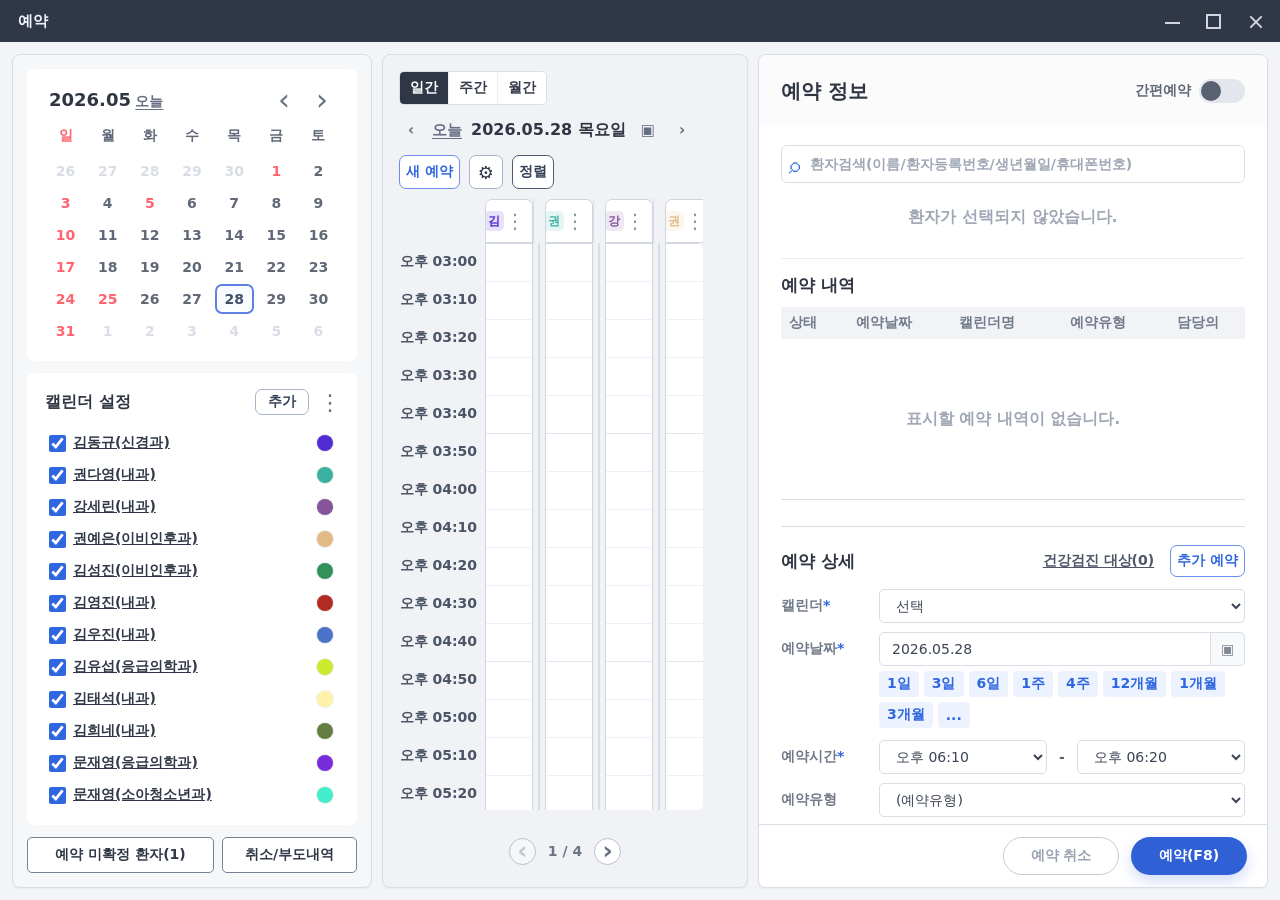
<file: reservation/index.html>
<!doctype html>
<html lang="ko">
  <head>
    <meta charset="UTF-8" />
    <meta name="viewport" content="width=device-width, initial-scale=1.0" />
    <title>예약</title>
    <link rel="stylesheet" href="./styles.css" />
  </head>
  <body>
    <main class="reservation-window" aria-label="예약 팝업 예시">
      <header class="titlebar">
        <strong>예약</strong>
        <div class="window-controls" aria-hidden="true">
          <span></span>
          <span></span>
          <span></span>
        </div>
      </header>

      <section class="dialog-body">
        <div class="layout" id="reservationLayout">
          <aside class="panel left-panel" id="leftPane" aria-label="캘린더 및 의사 목록">
            <section class="calendar-card" aria-label="월간 달력">
              <div class="month-toolbar">
                <div>
                  <strong>2026.05</strong>
                  <button type="button" class="today-link">오늘</button>
                </div>
                <div class="icon-group" aria-label="월 이동">
                  <button type="button" aria-label="이전 달">‹</button>
                  <button type="button" aria-label="다음 달">›</button>
                </div>
              </div>
              <div class="mini-calendar" aria-label="2026년 5월">
                <span class="sun">일</span><span>월</span><span>화</span><span>수</span><span>목</span><span>금</span><span>토</span>
                <button type="button" class="muted sun">26</button><button type="button" class="muted">27</button><button type="button" class="muted">28</button><button type="button" class="muted">29</button><button type="button" class="muted">30</button><button type="button" class="sun">1</button><button type="button">2</button>
                <button type="button" class="sun">3</button><button type="button">4</button><button type="button" class="sun">5</button><button type="button">6</button><button type="button">7</button><button type="button">8</button><button type="button">9</button>
                <button type="button" class="sun">10</button><button type="button">11</button><button type="button">12</button><button type="button">13</button><button type="button">14</button><button type="button">15</button><button type="button">16</button>
                <button type="button" class="sun">17</button><button type="button">18</button><button type="button">19</button><button type="button">20</button><button type="button">21</button><button type="button">22</button><button type="button">23</button>
                <button type="button" class="sun">24</button><button type="button" class="sun">25</button><button type="button">26</button><button type="button">27</button><button type="button" class="selected">28</button><button type="button">29</button><button type="button">30</button>
                <button type="button" class="sun">31</button><button type="button" class="muted">1</button><button type="button" class="muted">2</button><button type="button" class="muted">3</button><button type="button" class="muted">4</button><button type="button" class="muted">5</button><button type="button" class="muted sun">6</button>
              </div>
            </section>

            <section class="calendar-list-card" aria-label="캘린더 설정">
              <div class="section-title-row">
                <strong>캘린더 설정</strong>
                <div>
                  <button type="button" class="outline small">추가</button>
                  <button type="button" class="kebab" aria-label="캘린더 설정 더보기">⋮</button>
                </div>
              </div>
              <div class="doctor-list" id="doctorList"></div>
            </section>

            <div class="left-actions">
              <button type="button">예약 미확정 환자(1)</button>
              <button type="button">취소/부도내역</button>
            </div>
          </aside>

          <button
            type="button"
            class="resize-handle resize-left"
            data-resize-handle="left"
            aria-label="왼쪽 캘린더 영역 크기 조절"
            aria-orientation="vertical"
            role="separator"
            tabindex="0"
          ></button>

          <section class="panel scheduler-panel" id="schedulerPane" aria-label="예약 일정표">
            <header class="scheduler-toolbar">
              <div class="toolbar-left">
                <div class="segmented" aria-label="보기 방식">
                  <button type="button" class="active">일간</button>
                  <button type="button">주간</button>
                  <button type="button">월간</button>
                </div>
                <span class="stat"><b id="visibleDoctorCount">2건</b> / 일 전체 <b id="totalDoctorCount">9건</b></span>
              </div>
              <div class="date-control" aria-label="선택 날짜">
                <button type="button" aria-label="이전 날짜">‹</button>
                <button type="button" class="today-link">오늘</button>
                <strong>2026.05.28 목요일</strong>
                <button type="button" aria-label="달력 열기">▣</button>
                <button type="button" aria-label="다음 날짜">›</button>
              </div>
              <div class="toolbar-right">
                <select class="edit-hidden-control" aria-label="예약 상태">
                  <option>예약상태(4)</option>
                  <option>확정</option>
                  <option>대기</option>
                  <option>취소</option>
                </select>
                <button type="button" class="primary-outline edit-hidden-control">새 예약</button>
                <button type="button" class="icon-button edit-hidden-control" aria-label="설정">⚙</button>
                <div class="sort-menu" id="sortMenu">
                  <button
                    type="button"
                    class="outline dark"
                    id="sortButton"
                    aria-haspopup="true"
                    aria-expanded="false"
                    aria-controls="sortPopover"
                  >
                    정렬
                  </button>
                  <div class="sort-popover" id="sortPopover" role="menu" aria-label="캘린더 정렬 보기" hidden>
                    <button type="button" role="menuitem" data-view-mode="default">캘린더 기본 보기</button>
                    <button type="button" role="menuitem" data-view-mode="single">캘린더 하나 보기</button>
                    <button type="button" role="menuitem" data-view-mode="max">캘린더 모두 보기</button>
                    <button type="button" role="menuitem" data-page-edit>페이지 구성 편집</button>
                  </div>
                </div>
                <div class="page-edit-actions" id="pageEditActions" hidden>
                  <button type="button" class="ghost" id="pageEditCancel">취소</button>
                  <button type="button" class="primary" id="pageEditSave">저장</button>
                </div>
              </div>
            </header>

            <div class="schedule-header-row" id="scheduleHeaderRow">
              <div class="time-header-spacer" aria-hidden="true"></div>
              <div class="provider-header-viewport">
                <div class="provider-header-columns" id="providerHeaderColumns"></div>
              </div>
              <div class="header-scroll-gutter" aria-hidden="true"></div>
            </div>

            <div class="schedule-body-row">
              <div class="schedule-scroll" id="scheduleScroll">
                <div class="schedule-board">
                  <div class="time-axis" id="timeAxis" aria-hidden="true"></div>
                  <div class="provider-scroll" id="providerViewport">
                    <div class="provider-columns" id="providerColumns"></div>
                  </div>
                </div>
              </div>
              <div class="schedule-vertical-scroll" id="scheduleVerticalScroll" aria-label="예약 일정 세로 스크롤" tabindex="0">
                <div class="schedule-vertical-spacer" id="scheduleVerticalSpacer"></div>
              </div>
            </div>
            <div class="schedule-horizontal-bar" id="scheduleHorizontalBar" hidden>
              <div aria-hidden="true"></div>
              <div class="provider-bottom-scroll" id="providerBottomScroll" aria-label="캘린더 가로 스크롤" tabindex="0">
                <div class="provider-bottom-spacer" id="providerBottomSpacer"></div>
              </div>
              <div class="horizontal-scroll-gutter" aria-hidden="true"></div>
            </div>

            <footer class="pagination" aria-label="예약 캘린더 페이지 이동">
              <button type="button" id="prevPage" aria-label="이전 의사 그룹">‹</button>
              <span id="pageIndicator">2 / 16</span>
              <button type="button" id="nextPage" aria-label="다음 의사 그룹">›</button>
            </footer>
          </section>

          <button
            type="button"
            class="resize-handle resize-right"
            data-resize-handle="right"
            aria-label="오른쪽 예약 정보 영역 크기 조절"
            aria-orientation="vertical"
            role="separator"
            tabindex="0"
          ></button>

          <aside class="panel info-panel" id="infoPane" aria-label="예약 정보">
            <header class="info-header">
              <strong>예약 정보</strong>
              <label class="switch-label">
                <span>간편예약</span>
                <input type="checkbox" />
                <i aria-hidden="true"></i>
              </label>
            </header>

            <div class="info-content">
              <label class="search-field">
                <span aria-hidden="true">⌕</span>
                <input type="search" placeholder="환자검색(이름/환자등록번호/생년월일/휴대폰번호)" />
              </label>
              <p class="empty-patient">환자가 선택되지 않았습니다.</p>

              <section class="history-section">
                <h2>예약 내역</h2>
                <div class="history-table" role="table" aria-label="예약 내역">
                  <div role="rowgroup" class="table-head">
                    <span role="columnheader">상태</span>
                    <span role="columnheader">예약날짜</span>
                    <span role="columnheader">캘린더명</span>
                    <span role="columnheader">예약유형</span>
                    <span role="columnheader">담당의</span>
                  </div>
                  <div class="empty-history">표시할 예약 내역이 없습니다.</div>
                </div>
              </section>

              <section class="detail-section">
                <div class="detail-title-row">
                  <h2>예약 상세</h2>
                  <div>
                    <button type="button" class="link-button">건강검진 대상(0)</button>
                    <button type="button" class="primary-outline">추가 예약</button>
                  </div>
                </div>

                <form class="reservation-form">
                  <label>
                    <span>캘린더<b>*</b></span>
                    <select>
                      <option>선택</option>
                      <option>김성진(이비인후과)</option>
                      <option>김영진(내과)</option>
                    </select>
                  </label>
                  <label>
                    <span>예약날짜<b>*</b></span>
                    <div class="input-with-icon">
                      <input value="2026.05.28" />
                      <button type="button" aria-label="달력 선택">▣</button>
                    </div>
                  </label>
                  <div class="quick-dates" aria-label="빠른 날짜 선택">
                    <button type="button">1일</button>
                    <button type="button">3일</button>
                    <button type="button">6일</button>
                    <button type="button">1주</button>
                    <button type="button">4주</button>
                    <button type="button">12개월</button>
                    <button type="button">1개월</button>
                    <button type="button">3개월</button>
                    <button type="button">...</button>
                  </div>
                  <label>
                    <span>예약시간<b>*</b></span>
                    <div class="time-range">
                      <select>
                        <option>오후 06:00</option>
                        <option>오후 06:10</option>
                      </select>
                      <i aria-hidden="true">-</i>
                      <select>
                        <option>오후 06:10</option>
                        <option>오후 06:20</option>
                      </select>
                    </div>
                  </label>
                  <label>
                    <span>예약유형</span>
                    <select>
                      <option>(예약유형)</option>
                      <option>초진</option>
                      <option>재진</option>
                    </select>
                  </label>
                  <label class="memo-label">
                    <span>예약 참고사항</span>
                    <div class="memo-box">
                      <div class="memo-toolbar">
                        <button type="button" aria-label="상용구 설정">⚙</button>
                        <button type="button">상용구</button>
                      </div>
                      <textarea placeholder="상용구를 선택하거나 내용을 입력해주세요."></textarea>
                    </div>
                  </label>
                </form>
              </section>
            </div>

            <footer class="info-actions">
              <button type="button" class="ghost">예약 취소</button>
              <button type="button" class="primary">예약(F8)</button>
            </footer>
          </aside>
        </div>
      </section>
    </main>

    <script src="./script.js"></script>
  </body>
</html>
</file>
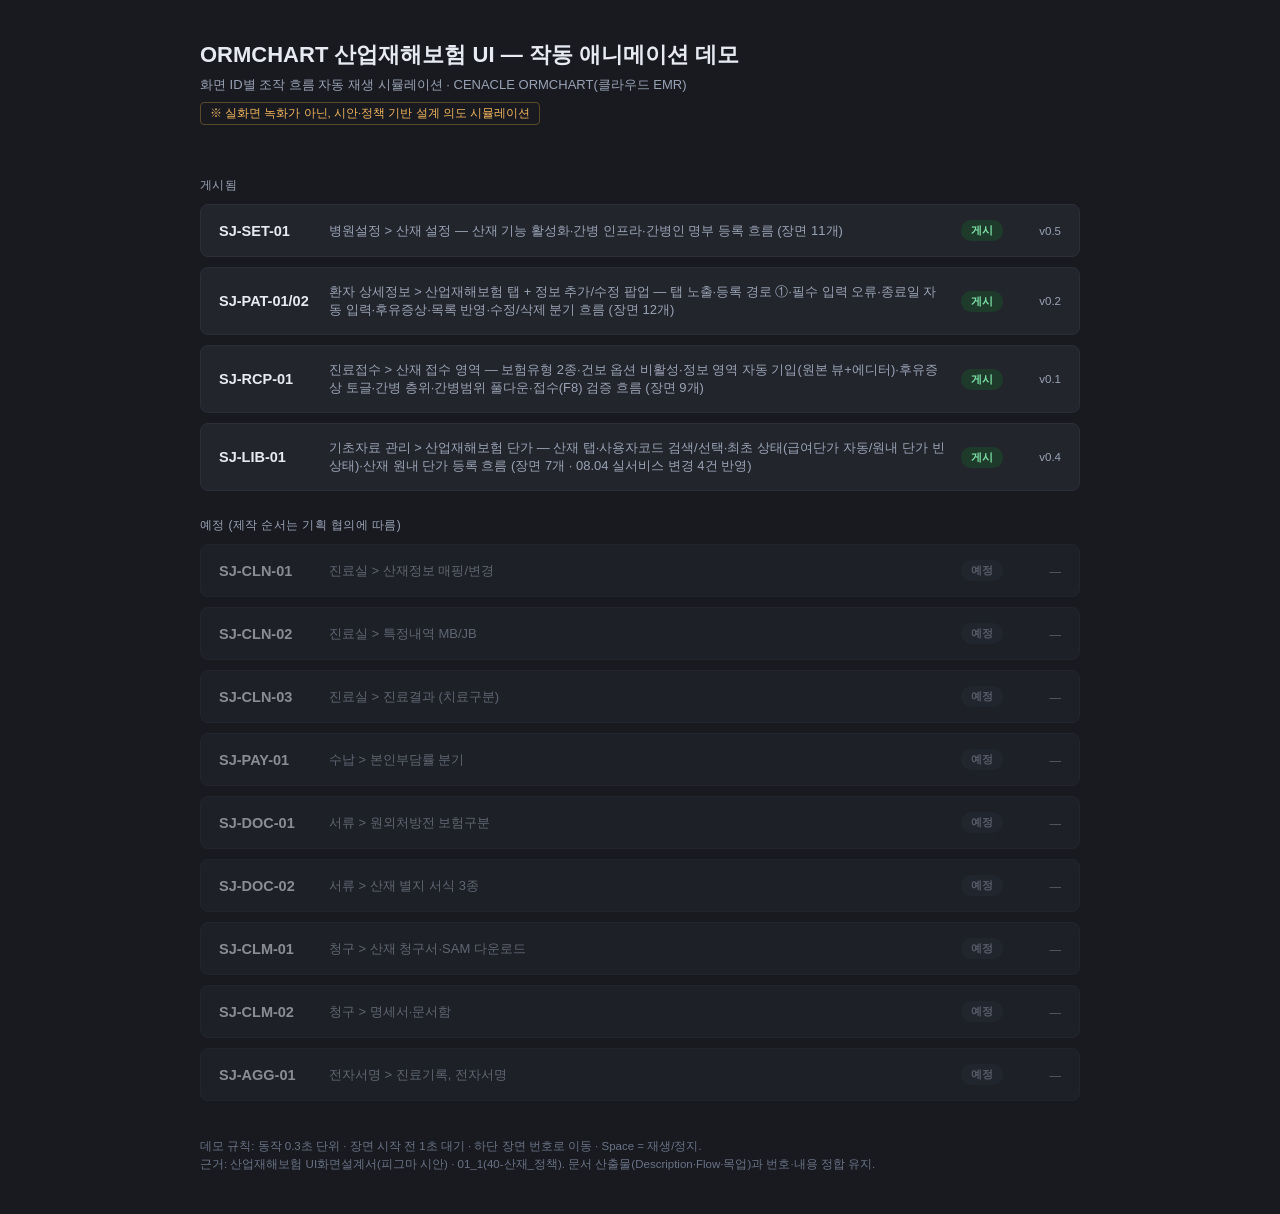
<file: sanj/index.html>
<!DOCTYPE html>
<html lang="ko">
<head>
<meta charset="UTF-8">
<meta name="viewport" content="width=device-width, initial-scale=1.0">
<title>ORMCHART 산재보험 UI — 작동 애니메이션 데모 허브</title>
<style>
  :root{--bg:#181a20;--card:#22252c;--line:#2c2f38;--txt:#e8eaf2;--dim:#9aa3b5;--blue:#2b4be0;--tgl:#3d6af5;--amber:#f0b45c;}
  *{margin:0;padding:0;box-sizing:border-box;}
  body{font-family:"Pretendard","Apple SD Gothic Neo","Malgun Gothic","Noto Sans KR",sans-serif;background:var(--bg);color:var(--txt);min-height:100vh;padding:40px 20px;}
  .wrap{max-width:880px;margin:0 auto;}
  h1{font-size:22px;margin-bottom:6px;}
  .sub{font-size:13px;color:var(--dim);margin-bottom:8px;}
  .warn{display:inline-block;font-size:11.5px;color:var(--amber);border:1px solid #5a4a2a;border-radius:4px;padding:3px 9px;margin-bottom:26px;}
  .list{display:flex;flex-direction:column;gap:10px;}
  .row{display:flex;align-items:center;gap:14px;background:var(--card);border:1px solid var(--line);border-radius:8px;padding:15px 18px;text-decoration:none;color:var(--txt);}
  a.row:hover{border-color:var(--tgl);background:#262a34;}
  .row .id{font-weight:800;font-size:14.5px;min-width:96px;}
  .row .path{font-size:13px;color:var(--dim);flex:1;}
  .badge{font-size:11px;font-weight:700;border-radius:10px;padding:3px 10px;white-space:nowrap;}
  .badge.live{background:#1e3a2a;color:#7ee2a8;}
  .badge.todo{background:#2a2e3a;color:#8a93a5;}
  .row.todo{opacity:.55;}
  .ver{font-size:11.5px;color:var(--dim);min-width:44px;text-align:right;}
  .sect{font-size:12px;color:var(--dim);margin:26px 0 10px;letter-spacing:.4px;}
  footer{margin-top:36px;font-size:11.5px;color:#6a7386;line-height:1.6;}
</style>
</head>
<body>
<div class="wrap">
  <h1>ORMCHART 산업재해보험 UI — 작동 애니메이션 데모</h1>
  <div class="sub">화면 ID별 조작 흐름 자동 재생 시뮬레이션 · CENACLE ORMCHART(클라우드 EMR)</div>
  <div class="warn">※ 실화면 녹화가 아닌, 시안·정책 기반 설계 의도 시뮬레이션</div>

  <div class="sect">게시됨</div>
  <div class="list">
    <a class="row" href="sj-set-01/">
      <span class="id">SJ-SET-01</span>
      <span class="path">병원설정 &gt; 산재 설정 — 산재 기능 활성화·간병 인프라·간병인 명부 등록 흐름 (장면 11개)</span>
      <span class="badge live">게시</span><span class="ver">v0.5</span>
    </a>
    <a class="row" href="sj-pat-01/">
      <span class="id">SJ-PAT-01/02</span>
      <span class="path">환자 상세정보 &gt; 산업재해보험 탭 + 정보 추가/수정 팝업 — 탭 노출·등록 경로 ①·필수 입력 오류·종료일 자동 입력·후유증상·목록 반영·수정/삭제 분기 흐름 (장면 12개)</span>
      <span class="badge live">게시</span><span class="ver">v0.2</span>
    </a>
    <a class="row" href="sj-rcp-01/">
      <span class="id">SJ-RCP-01</span>
      <span class="path">진료접수 &gt; 산재 접수 영역 — 보험유형 2종·건보 옵션 비활성·정보 영역 자동 기입(원본 뷰+에디터)·후유증상 토글·간병 층위·간병범위 풀다운·접수(F8) 검증 흐름 (장면 9개)</span>
      <span class="badge live">게시</span><span class="ver">v0.1</span>
    </a>
    <a class="row" href="sj-lib-01/">
      <span class="id">SJ-LIB-01</span>
      <span class="path">기초자료 관리 &gt; 산업재해보험 단가 — 산재 탭·사용자코드 검색/선택·최초 상태(급여단가 자동/원내 단가 빈 상태)·산재 원내 단가 등록 흐름 (장면 7개 · 08.04 실서비스 변경 4건 반영)</span>
      <span class="badge live">게시</span><span class="ver">v0.4</span>
    </a>
  </div>

  <div class="sect">예정 (제작 순서는 기획 협의에 따름)</div>
  <div class="list">
    <div class="row todo"><span class="id">SJ-CLN-01</span><span class="path">진료실 &gt; 산재정보 매핑/변경</span><span class="badge todo">예정</span><span class="ver">—</span></div>
    <div class="row todo"><span class="id">SJ-CLN-02</span><span class="path">진료실 &gt; 특정내역 MB/JB</span><span class="badge todo">예정</span><span class="ver">—</span></div>
    <div class="row todo"><span class="id">SJ-CLN-03</span><span class="path">진료실 &gt; 진료결과 (치료구분)</span><span class="badge todo">예정</span><span class="ver">—</span></div>
    <div class="row todo"><span class="id">SJ-PAY-01</span><span class="path">수납 &gt; 본인부담률 분기</span><span class="badge todo">예정</span><span class="ver">—</span></div>
    <div class="row todo"><span class="id">SJ-DOC-01</span><span class="path">서류 &gt; 원외처방전 보험구분</span><span class="badge todo">예정</span><span class="ver">—</span></div>
    <div class="row todo"><span class="id">SJ-DOC-02</span><span class="path">서류 &gt; 산재 별지 서식 3종</span><span class="badge todo">예정</span><span class="ver">—</span></div>
    <div class="row todo"><span class="id">SJ-CLM-01</span><span class="path">청구 &gt; 산재 청구서·SAM 다운로드</span><span class="badge todo">예정</span><span class="ver">—</span></div>
    <div class="row todo"><span class="id">SJ-CLM-02</span><span class="path">청구 &gt; 명세서·문서함</span><span class="badge todo">예정</span><span class="ver">—</span></div>
    <div class="row todo"><span class="id">SJ-AGG-01</span><span class="path">전자서명 &gt; 진료기록, 전자서명</span><span class="badge todo">예정</span><span class="ver">—</span></div>
  </div>

  <footer>
    데모 규칙: 동작 0.3초 단위 · 장면 시작 전 1초 대기 · 하단 장면 번호로 이동 · Space = 재생/정지.<br>
    근거: 산업재해보험 UI화면설계서(피그마 시안) · 01_1(40-산재_정책). 문서 산출물(Description·Flow·목업)과 번호·내용 정합 유지.
  </footer>
</div>
</body>
</html>
</file>
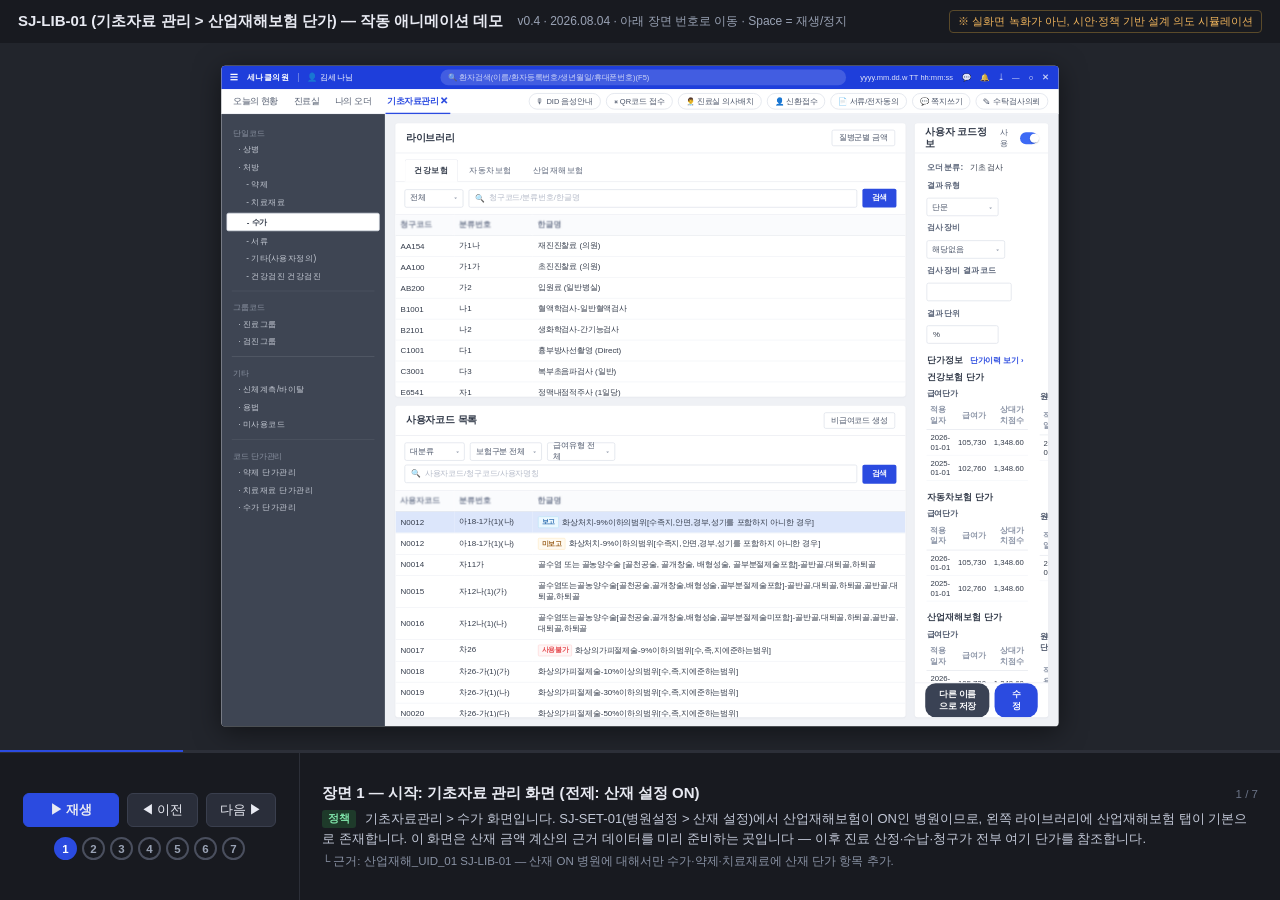
<file: sanj/sj-lib-01/index.html>
<!DOCTYPE html>
<html lang="ko">
<head>
<meta charset="UTF-8">
<meta name="viewport" content="width=device-width, initial-scale=1.0">
<title>SJ-LIB-01 (기초자료 관리 &gt; 산업재해보험 단가) — 작동 애니메이션 데모 v0.4</title>
<style>
  :root{
    --gnb:#1E3EDB; --side:#3E4553; --blue:#2B4BE0; --tgl:#3D6AF5;
    --bg:#EFF1F5; --line:#E8EAF0; --line2:#ECEEF4; --txt:#333B4A;
    --dim:#8A93A5; --red:#E5484D; --panel:#F7F8FA; --sel:#DCE6FB;
  }
  *{margin:0;padding:0;box-sizing:border-box;}
  html,body{height:100%;}
  body{font-family:"Pretendard","Apple SD Gothic Neo","Malgun Gothic","Noto Sans KR",sans-serif;
    background:#22252c;color:var(--txt);display:flex;flex-direction:column;overflow:hidden;}

  /* ── 데모 헤더 ── */
  #demoHead{flex:0 0 auto;display:flex;align-items:center;gap:14px;padding:10px 18px;background:#181a20;color:#e8eaf2;}
  #demoHead .tit{font-size:15px;font-weight:700;}
  #demoHead .sub{font-size:12px;color:#9aa3b5;}
  #demoHead .warn{margin-left:auto;font-size:11px;color:#f0b45c;border:1px solid #5a4a2a;border-radius:4px;padding:3px 8px;}

  /* ── 스테이지 ── */
  #stageWrap{flex:1 1 auto;position:relative;overflow:hidden;display:flex;align-items:center;justify-content:center;background:#22252c;}
  #stage{position:relative;width:1920px;height:1010px;background:var(--bg);
    transform-origin:center center;box-shadow:0 8px 40px rgba(0,0,0,.5);border-radius:6px;overflow:hidden;}

  #gnb{position:absolute;top:0;left:0;right:0;height:36px;background:var(--gnb);display:flex;align-items:center;color:#fff;font-size:12.5px;padding:0 14px;gap:12px;}
  #gnb .search{flex:0 1 620px;margin-left:120px;background:rgba(255,255,255,.16);border-radius:14px;height:24px;display:flex;align-items:center;padding:0 12px;font-size:11.5px;color:rgba(255,255,255,.75);}
  #gnb .right{margin-left:auto;display:flex;align-items:center;gap:14px;font-size:11.5px;color:rgba(255,255,255,.85);}

  #tabbar{position:absolute;top:36px;left:0;right:0;height:38px;background:#fff;border-bottom:1px solid var(--line);display:flex;align-items:center;padding:0 16px;gap:20px;font-size:13px;}
  #tabbar .tab{color:#555e70;padding:9px 2px;}
  #tabbar .tab.on{color:var(--blue);font-weight:700;border-bottom:2px solid var(--blue);}
  #tabbar .quicks{margin-left:auto;display:flex;gap:8px;}
  #tabbar .q{border:1px solid #D9DDE6;border-radius:14px;font-size:11.5px;color:#4a5468;padding:4px 11px;white-space:nowrap;}

  #side{position:absolute;top:74px;left:0;bottom:0;width:250px;background:var(--side);color:#C7CCD6;font-size:12.5px;overflow:hidden;padding:12px 0;}
  #side .grp{padding:10px 18px 4px;color:#8B93A2;font-size:11.5px;}
  #side .itm{padding:5px 18px 5px 26px;}
  #side .itm.sub2{padding-left:38px;}
  #side .itm.sel{background:#fff;color:var(--txt);font-weight:700;margin:2px 8px;padding:6px 10px 6px 30px;border-radius:3px;}
  #side hr{border:none;border-top:1px solid rgba(255,255,255,.12);margin:8px 16px;}

  /* 본문 3패널 */
  #main{position:absolute;top:74px;left:250px;right:0;bottom:0;padding:14px 16px;display:flex;gap:14px;overflow:hidden;}
  .card{background:#fff;border-radius:4px;box-shadow:0 1px 3px rgba(30,40,70,.06);display:flex;flex-direction:column;overflow:hidden;}
  #colMid{flex:0 0 780px;display:flex;flex-direction:column;gap:14px;}
  #libCard{flex:0 0 46%;}
  #ucCard{flex:1 1 auto;}
  #rightCard{flex:1 1 auto;}

  .cardHead{flex:0 0 46px;display:flex;align-items:center;padding:0 16px;font-size:15px;font-weight:700;border-bottom:1px solid var(--line);gap:10px;}
  .cardHead .sp{flex:1;}
  .btnGhostS{border:1px solid #D9DDE6;background:#fff;border-radius:3px;font-size:11.5px;color:#4A5468;padding:4px 10px;}

  /* 라이브러리 탭 */
  #libTabs{display:flex;gap:2px;padding:8px 14px 0;border-bottom:1px solid var(--line);}
  .ltab{font-size:12.5px;color:#5A6478;padding:8px 14px;border:1px solid transparent;border-bottom:none;border-radius:4px 4px 0 0;position:relative;top:1px;}
  .ltab.on{background:#fff;border-color:var(--line);color:var(--txt);font-weight:700;border-bottom:1px solid #fff;}
  .srchRow{display:flex;align-items:center;gap:8px;padding:10px 14px;}
  .sel{height:28px;border:1px solid #D9DDE6;border-radius:3px;font-size:12px;display:flex;align-items:center;justify-content:space-between;padding:0 8px;background:#fff;color:#4A5468;gap:8px;}
  .inp{height:28px;border:1px solid #D9DDE6;border-radius:3px;font-size:12px;padding:0 9px;color:var(--txt);background:#fff;display:flex;align-items:center;gap:6px;}
  .inp .ph{color:#B4BAC8;}
  .btnBlueS{border:none;background:var(--blue);color:#fff;border-radius:3px;font-size:12px;padding:6px 14px;font-weight:600;}

  .tbl{width:100%;border-collapse:collapse;font-size:12.2px;}
  .tbl th{color:#7A8398;font-weight:600;text-align:left;padding:7px 8px;border-top:1px solid #E2E5EC;border-bottom:1px solid #E2E5EC;background:#FAFBFD;position:sticky;top:0;}
  .tbl td{padding:7px 8px;border-bottom:1px solid #F0F2F6;}
  .scrollBody{flex:1 1 auto;overflow-y:auto;}
  .scrollBody::-webkit-scrollbar{width:6px;}
  .scrollBody::-webkit-scrollbar-thumb{background:#C9CEDA;border-radius:3px;}
  tr.selRow td{background:var(--sel);}
  .codeBlue{color:var(--blue);}
  .chip{display:inline-block;font-size:10px;font-weight:700;border-radius:2px;padding:1px 5px;margin-right:5px;vertical-align:1px;}
  .chip.rpt{color:#2B6CB0;border:1px solid #BEE3F8;background:#EBF8FF;}
  .chip.unrpt{color:#975A16;border:1px solid #FEEBC8;background:#FFFAF0;}
  .chip.ban{color:var(--red);border:1px solid #FED7D7;background:#FFF5F5;}

  /* 우측 패널 */
  #rightBody{flex:1 1 auto;overflow-y:auto;padding:14px 18px 8px;}
  #rightBody::-webkit-scrollbar{width:6px;}
  #rightBody::-webkit-scrollbar-thumb{background:#C9CEDA;border-radius:3px;}
  .fRow{display:flex;align-items:center;gap:10px;margin-bottom:10px;font-size:12.5px;flex-wrap:wrap;}
  .fRow .lb{color:#5A6478;font-weight:600;}
  .secTitle{font-size:13.5px;font-weight:700;margin:16px 0 8px;display:flex;align-items:center;gap:10px;}
  .secTitle .link{font-size:11.5px;color:var(--blue);font-weight:600;}
  .danga{display:flex;gap:18px;margin-bottom:6px;}
  .dCol{flex:1;}
  .dHead{display:flex;align-items:center;font-size:12px;font-weight:700;color:#4A5468;margin-bottom:4px;}
  .dHead .sp{flex:1;}
  .btnDark{background:#3A4254;color:#fff;font-size:11px;border:none;border-radius:3px;padding:4px 10px;}
  /* (v0.4) 원내 단가 [추가] = 블루 버튼, 입력 중 = 알파 30% 비활성 [확정 08.04] */
  .btnAddBlue{background:#fff;color:var(--blue);border:1px solid var(--blue);font-size:11px;font-weight:600;border-radius:3px;padding:4px 10px;transition:opacity .25s;}
  .btnAddBlue.dis{opacity:.3;pointer-events:none;}
  /* (v0.4) 적용일 자동 입력폼 + 달력 아이콘 */
  .cellFake{display:inline-flex;align-items:center;height:22px;border:1px solid var(--tgl);border-radius:2px;padding:0 5px;min-width:64px;background:#fff;}
  .calIco{margin-left:4px;color:#8A93A5;font-size:12px;}
  .dTbl{width:100%;border-collapse:collapse;font-size:11.8px;}
  .dTbl th{color:#8A93A5;font-weight:600;text-align:left;padding:5px 6px;border-bottom:1px solid #E2E5EC;}
  .dTbl td{padding:5px 6px;border-bottom:1px solid #F3F5F9;}
  .dTbl td.num{text-align:right;}
  .dTbl input,.cellInp{width:100%;height:22px;border:1px solid var(--tgl);border-radius:2px;font-size:11.8px;padding:0 5px;font-family:inherit;color:var(--txt);}
  tr.newRow td{background:#F0F5FF;}

  .subTabs{display:flex;gap:2px;margin-top:18px;border-bottom:1px solid var(--line);align-items:center;}
  .stab{font-size:12px;color:#5A6478;padding:7px 12px;border:1px solid transparent;border-bottom:none;border-radius:4px 4px 0 0;position:relative;top:1px;}
  .stab.on{background:#fff;border-color:var(--line);font-weight:700;border-bottom:1px solid #fff;}
  .rightFoot{flex:0 0 50px;border-top:1px solid var(--line);display:flex;align-items:center;justify-content:flex-end;gap:8px;padding:0 16px;}
  .btnSave{background:var(--blue);color:#fff;font-size:13px;font-weight:600;border:none;border-radius:16px;padding:8px 26px;}
  /* (v0.4) 하단 2버튼 체계 [확정 08.04] */
  .btnSaveAs{background:#3A4254;color:#fff;font-size:13px;font-weight:600;border:none;border-radius:16px;padding:8px 20px;}

  /* 토글 */
  .tglS{width:31px;height:18px;border-radius:9px;background:var(--tgl);position:relative;}
  .tglS::after{content:"";position:absolute;top:2px;left:15px;width:14px;height:14px;border-radius:50%;background:#fff;box-shadow:0 1px 2px rgba(0,0,0,.25);}

  /* 토스트/커서 */
  #toast{position:absolute;left:50%;bottom:70px;transform:translateX(-50%);background:#2E3442;color:#fff;font-size:13px;border-radius:20px;padding:10px 24px;opacity:0;transition:opacity .3s;z-index:60;pointer-events:none;}
  #toast.show{opacity:1;}
  #stage.noanim *{transition:none !important;animation:none !important;}
  #cursor{position:absolute;z-index:70;width:26px;height:30px;transition:left .3s cubic-bezier(.4,.1,.2,1),top .3s cubic-bezier(.4,.1,.2,1);opacity:0;pointer-events:none;filter:drop-shadow(0 2px 3px rgba(0,0,0,.4));}
  #cursor.vis{opacity:1;}
  #clickFx{position:absolute;z-index:69;width:36px;height:36px;border-radius:50%;border:3px solid var(--tgl);opacity:0;pointer-events:none;}
  #clickFx.go{animation:cfx .3s ease-out;}
  @keyframes cfx{0%{opacity:.85;transform:scale(.3);}100%{opacity:0;transform:scale(1.5);}}

  /* ── 하단 패널 ── */
  #panel{flex:0 0 148px;background:#181a20;border-top:1px solid #2c2f38;display:flex;color:#E8EAF2;}
  #ctrls{flex:0 0 300px;display:flex;flex-direction:column;align-items:center;justify-content:center;gap:10px;border-right:1px solid #2c2f38;padding:10px;}
  #ctrls .row{display:flex;gap:8px;}
  .cbtn{background:#2A2E3A;border:1px solid #3A3F4E;color:#E8EAF2;border-radius:6px;font-size:13px;padding:7px 13px;cursor:pointer;white-space:nowrap;}
  .cbtn:hover{background:#343A49;}
  .cbtn.play{background:var(--blue);border-color:var(--blue);font-weight:700;min-width:96px;}
  #stepNums{display:flex;gap:5px;align-items:center;flex-wrap:wrap;justify-content:center;}
  .snum{width:23px;height:23px;border-radius:50%;border:2px solid #4A4F5E;color:#9AA3B5;font-size:11.5px;font-weight:700;display:flex;align-items:center;justify-content:center;cursor:pointer;background:transparent;}
  .snum.done{border-color:#7c8296;color:#c3c9d8;}
  .snum.act{border-color:var(--blue);color:#fff;background:var(--blue);}
  #subtt{flex:1;padding:14px 22px;display:flex;flex-direction:column;justify-content:center;gap:6px;overflow:hidden;}
  #stTitle{font-size:15px;font-weight:700;display:flex;align-items:center;gap:9px;}
  #stBody{font-size:13px;color:#C3C9D8;line-height:1.5;}
  #stBasis{font-size:11.5px;color:#8A93A5;}
  .tag{display:inline-block;font-size:10.5px;border-radius:3px;padding:1px 6px;margin-right:5px;font-weight:700;vertical-align:1px;}
  .tag.pol{background:#1e3a2a;color:#7ee2a8;}
  .tag.conf{background:#3a2a1e;color:#f0b45c;}
  .tag.fix{background:#3a1e2a;color:#f08ca8;}
  #prog{height:3px;background:#2c2f38;}
  #progIn{height:100%;background:var(--blue);width:0;transition:width .3s;}
</style>
</head>
<body>

<div id="demoHead">
  <span class="tit">SJ-LIB-01 (기초자료 관리 &gt; 산업재해보험 단가) — 작동 애니메이션 데모</span>
  <span class="sub">v0.4 · 2026.08.04 · 아래 장면 번호로 이동 · Space = 재생/정지</span>
  <span class="warn">※ 실화면 녹화가 아닌, 시안·정책 기반 설계 의도 시뮬레이션</span>
</div>

<div id="stageWrap">
  <div id="stage">
    <div id="gnb">
      <span>☰</span><span style="font-weight:600;">세나클의원</span><span style="opacity:.5;">|</span><span>👤 김세나님</span>
      <div class="search">🔍 환자검색(이름/환자등록번호/생년월일/휴대폰번호)(F5)</div>
      <div class="right"><span>yyyy.mm.dd.w TT hh:mm:ss</span><span>💬</span><span>🔔</span><span>⤓</span><span>—</span><span>▢</span><span>✕</span></div>
    </div>
    <div id="tabbar">
      <span class="tab">오늘의 현황</span><span class="tab">진료실</span><span class="tab">나의 오더</span><span class="tab on">기초자료관리 ✕</span>
      <div class="quicks">
        <span class="q">🎙 DID 음성안내</span><span class="q">⌘ QR코드 접수</span><span class="q">👨‍⚕️ 진료실 의사배치</span>
        <span class="q">👤 신환접수</span><span class="q">📄 서류/전자동의</span><span class="q">💬 쪽지쓰기</span><span class="q">✎ 수탁검사의뢰</span>
      </div>
    </div>

    <div id="side">
      <div class="grp">단일코드</div>
      <div class="itm">· 상병</div>
      <div class="itm">· 처방</div>
      <div class="itm sub2">- 약제</div>
      <div class="itm sub2">- 치료재료</div>
      <div class="itm sel">- 수가</div>
      <div class="itm sub2">- 서류</div>
      <div class="itm sub2">- 기타(사용자정의)</div>
      <div class="itm sub2">- 건강검진 건강검진</div>
      <hr>
      <div class="grp">그룹코드</div>
      <div class="itm">· 진료그룹</div><div class="itm">· 검진그룹</div>
      <hr>
      <div class="grp">기타</div>
      <div class="itm">· 신체계측/바이탈</div><div class="itm">· 용법</div><div class="itm">· 미사용코드</div>
      <hr>
      <div class="grp">코드 단가관리</div>
      <div class="itm">· 약제 단가관리</div><div class="itm">· 치료재료 단가관리</div><div class="itm">· 수가 단가관리</div>
    </div>

    <div id="main">
      <div id="colMid">
        <!-- 라이브러리 -->
        <div class="card" id="libCard">
          <div class="cardHead">라이브러리<span class="sp"></span><button class="btnGhostS">질병군별 금액</button></div>
          <div id="libTabs">
            <span class="ltab" id="ltabHealth">건강보험</span>
            <span class="ltab" id="ltabAuto">자동차보험</span>
            <span class="ltab" id="ltabSanjae">산업재해보험</span>
          </div>
          <div class="srchRow">
            <div class="sel" style="width:90px;">전체 <span style="color:#8A93A5;font-size:10px;">▾</span></div>
            <div class="inp" style="flex:1;"><span>🔍</span><span class="ph">청구코드/분류번호/한글명</span></div>
            <button class="btnBlueS">검색</button>
          </div>
          <div class="scrollBody">
            <table class="tbl"><thead><tr><th style="width:90px;">청구코드</th><th style="width:120px;">분류번호</th><th>한글명</th></tr></thead>
            <tbody id="libBody"></tbody></table>
          </div>
        </div>

        <!-- 사용자코드 목록 -->
        <div class="card" id="ucCard">
          <div class="cardHead">사용자코드 목록<span class="sp"></span><button class="btnGhostS">비급여코드 생성</button></div>
          <!-- (v0.4) 검색 위치 변경: 풀다운 필터 행과 분리해 전용 행으로 [확정 08.04] -->
          <div class="srchRow" style="padding-bottom:2px;">
            <div class="sel" style="width:92px;">대분류 <span style="color:#8A93A5;font-size:10px;">▾</span></div>
            <div class="sel" style="width:110px;">보험구분 전체 <span style="color:#8A93A5;font-size:10px;">▾</span></div>
            <div class="sel" style="width:104px;">급여유형 전체 <span style="color:#8A93A5;font-size:10px;">▾</span></div>
          </div>
          <div class="srchRow" style="padding-top:4px;">
            <div class="inp" id="ucSearchInp" style="flex:1;"><span>🔍</span><span class="ph" id="ucSearchPh">사용자코드/청구코드/사용자명칭</span><span id="ucSearchVal"></span></div>
            <button class="btnBlueS" id="btnUcSearch">검색</button>
          </div>
          <div class="scrollBody">
            <table class="tbl"><thead><tr><th style="width:90px;">사용자코드</th><th style="width:120px;">분류번호</th><th>한글명</th></tr></thead>
            <tbody id="ucBody"></tbody></table>
          </div>
        </div>
      </div>

      <!-- 사용자 코드정보 -->
      <div class="card" id="rightCard">
        <div class="cardHead">사용자 코드정보<span class="sp"></span><span style="font-size:12px;color:#5A6478;font-weight:400;">사용</span><div class="tglS"></div></div>
        <div id="rightBody">
          <div class="fRow"><span class="lb">오더분류:</span><span>기초검사</span></div>
          <div class="fRow">
            <span class="lb">결과유형</span><div class="sel" style="width:110px;">단문 <span style="color:#8A93A5;font-size:10px;">▾</span></div>
            <span class="lb">검사장비</span><div class="sel" style="width:120px;">해당없음 <span style="color:#8A93A5;font-size:10px;">▾</span></div>
            <span class="lb">검사장비 결과코드</span><div class="inp" style="width:130px;"></div>
          </div>
          <div class="fRow"><span class="lb">결과단위</span><div class="inp" style="width:110px;">%</div></div>

          <div class="secTitle">단가정보 <span class="link">단가이력 보기 ›</span></div>

          <div class="secTitle" style="margin-top:8px;">건강보험 단가</div>
          <div class="danga">
            <div class="dCol"><div class="dHead">급여단가</div>
              <table class="dTbl"><thead><tr><th>적용일자</th><th style="text-align:right;">급여가</th><th style="text-align:right;">상대가치점수</th></tr></thead>
              <tbody><tr><td>2026-01-01</td><td class="num">105,730</td><td class="num">1,348.60</td></tr><tr><td>2025-01-01</td><td class="num">102,760</td><td class="num">1,348.60</td></tr></tbody></table>
            </div>
            <div class="dCol"><div class="dHead">원내 단가<span class="sp"></span><button class="btnAddBlue">추가</button></div>
              <table class="dTbl"><thead><tr><th>적용일</th><th style="text-align:right;">급여가</th><th style="text-align:right;">비급여가</th></tr></thead>
              <tbody><tr><td>2025-03-01</td><td class="num">105,730</td><td class="num">120,000</td></tr></tbody></table>
            </div>
          </div>

          <div class="secTitle">자동차보험 단가</div>
          <div class="danga">
            <div class="dCol"><div class="dHead">급여단가</div>
              <table class="dTbl"><thead><tr><th>적용일자</th><th style="text-align:right;">급여가</th><th style="text-align:right;">상대가치점수</th></tr></thead>
              <tbody><tr><td>2026-01-01</td><td class="num">105,730</td><td class="num">1,348.60</td></tr><tr><td>2025-01-01</td><td class="num">102,760</td><td class="num">1,348.60</td></tr></tbody></table>
            </div>
            <div class="dCol"><div class="dHead">원내 단가<span class="sp"></span><button class="btnAddBlue">추가</button></div>
              <table class="dTbl"><thead><tr><th>적용일</th><th style="text-align:right;">급여가</th><th style="text-align:right;">비급여가</th></tr></thead>
              <tbody><tr><td>2025-03-01</td><td class="num">105,730</td><td class="num">120,000</td></tr></tbody></table>
            </div>
          </div>

          <div class="secTitle" id="sanjaeSecTitle">산업재해보험 단가</div>
          <div class="danga" id="sanjaeDanga">
            <div class="dCol"><div class="dHead">급여단가</div>
              <table class="dTbl"><thead><tr><th>적용일자</th><th style="text-align:right;">급여가</th><th style="text-align:right;">상대가치점수</th></tr></thead>
              <tbody><tr><td>2026-01-01</td><td class="num">105,730</td><td class="num">1,348.60</td></tr><tr><td>2025-01-01</td><td class="num">102,760</td><td class="num">1,348.60</td></tr></tbody></table>
            </div>
            <div class="dCol"><div class="dHead">원내 단가<span class="sp"></span><button class="btnAddBlue" id="btnSjAdd">추가</button></div>
              <table class="dTbl"><thead><tr><th>적용일</th><th style="text-align:right;">급여가</th><th style="text-align:right;">비급여가</th></tr></thead>
              <tbody id="sjWonBody"></tbody></table>
            </div>
          </div>

          <div class="subTabs">
            <span class="stab on" id="tabRx">연결처방(2)</span><span class="stab" id="tabDx">인정상병(2)</span><span class="stab">특정내역(0)</span><span class="stab">경고팝업(0)</span>
            <span class="sp" style="flex:1;"></span><button class="btnGhostS">삭제</button>
          </div>
          <table class="tbl" id="rxTable" style="margin-top:2px;"><thead><tr><th style="width:30px;"></th><th>사용자코드</th><th>명칭</th><th style="width:50px;">용량</th><th style="width:56px;">일투수</th><th style="width:50px;">일수</th><th style="width:70px;">급여구분</th></tr></thead>
          <tbody>
            <tr><td>☐</td><td>A01</td><td>세파졸린 주사 (항생제)</td><td>1</td><td>1</td><td>1</td><td>급여</td></tr>
            <tr><td>☐</td><td>A02</td><td>디페인주사 (진통제)</td><td>1</td><td>1</td><td>1</td><td>급여</td></tr>
          </tbody></table>
          <table class="tbl" id="dxTable" style="margin-top:2px;display:none;"><thead><tr><th style="width:30px;"></th><th style="width:110px;">상병코드</th><th>한글명</th><th style="width:80px;">구분</th></tr></thead>
          <tbody>
            <tr><td>☐</td><td>M86.6</td><td>기타 만성 골수염</td><td>주/부</td></tr>
            <tr><td>☐</td><td>M86.9</td><td>상세불명의 골수염</td><td>주/부</td></tr>
          </tbody></table>
          <div style="text-align:center;color:var(--blue);font-size:12px;padding:8px 0 14px;">＋추가 (코드/명칭 검색)</div>
        </div>
        <!-- (v0.4) 하단 버튼 [저장] 단일 → [다른 이름으로 저장]·[수정] 2버튼 [확정 08.04] -->
        <div class="rightFoot"><button class="btnSaveAs" id="btnSaveAs">다른 이름으로 저장</button><button class="btnSave" id="btnSave">수정</button></div>
      </div>
    </div>

    <div id="toast"></div>
    <div id="clickFx"></div>
    <div id="cursor"><svg viewBox="0 0 26 30" width="26" height="30"><path d="M3 1 L3 23 L9 18 L13 28 L17 26 L13 16.5 L21 16 Z" fill="#fff" stroke="#222" stroke-width="1.6"/></svg></div>
  </div>
</div>

<div id="prog"><div id="progIn"></div></div>
<div id="panel">
  <div id="ctrls">
    <div class="row">
      <button class="cbtn play" id="btnPlay">▶ 재생</button>
      <button class="cbtn" id="btnPrev">◀ 이전</button>
      <button class="cbtn" id="btnNext">다음 ▶</button>
    </div>
    <div id="stepNums"></div>
  </div>
  <div id="subtt">
    <div id="stTitle"></div>
    <div id="stBody"></div>
    <div id="stBasis"></div>
  </div>
</div>

<script>
"use strict";
/* ═══════ 더미 데이터 (시안 그대로) ═══════ */
const LIB_COMMON = [
 ["AA154","가1나","재진진찰료 (의원)"],["AA100","가1가","초진진찰료 (의원)"],["AB200","가2","입원료 (일반병실)"],
 ["B1001","나1","혈액학검사-일반혈액검사"],["B2101","나2","생화학검사-간기능검사"],["C1001","다1","흉부방사선촬영 (Direct)"],
 ["C3001","다3","복부초음파검사 (일반)"],["E6541","자1","정맥내점적주사 (1일당)"],["E6511","자1","피하 또는 근육주사"]
];
const LIB_SANJAE_EXTRA = [
 ["N0013","자18-1(1)(나)","화상처치-9%이하의범위[수족지,안면,경부,성기를 포함하지 아니한 경우]","blue"],
 ["N0014","자29가","골수염또는골농양수술[골천공술,골개창술,배형성술,골부분절제술포함]-골반골,대퇴골,하퇴골"]
];
const UC_ALL = [
 {c:"N0012",b:"아18-1가(1)(나)",chip:"rpt",n:"화상처치-9%이하의범위[수족지,안면,경부,성기를 포함하지 아니한 경우]"},
 {c:"N0012",b:"아18-1가(1)(나)",chip:"unrpt",n:"화상처치-9%이하의범위[수족지,안면,경부,성기를 포함하지 아니한 경우]"},
 {c:"N0014",b:"자11가",n:"골수염 또는 골농양수술 [골천공술, 골개창술, 배형성술, 골부분절제술포함]-골반골,대퇴골,하퇴골"},
 {c:"N0015",b:"자12나(1)(가)",n:"골수염또는골농양수술[골천공술,골개창술,배형성술,골부분절제술포함]-골반골,대퇴골,하퇴골,골반골,대퇴골,하퇴골"},
 {c:"N0016",b:"자12나(1)(나)",n:"골수염또는골농양수술[골천공술,골개창술,배형성술,골부분절제술미포함]-골반골,대퇴골,하퇴골,골반골,대퇴골,하퇴골"},
 {c:"N0017",b:"차26",chip:"ban",n:"화상의가피절제술-9%이하의범위[수,족,지에준하는범위]"},
 {c:"N0018",b:"차26-가(1)(가)",n:"화상의가피절제술-10%이상의범위[수,족,지에준하는범위]"},
 {c:"N0019",b:"차26-가(1)(나)",n:"화상의가피절제술-30%이하의범위[수,족,지에준하는범위]"},
 {c:"N0020",b:"차26-가(1)(다)",n:"화상의가피절제술-50%이하의범위[수,족,지에준하는범위]"},
 {c:"N0020",b:"차26-가(1)(다)",n:"화상의가피절제술-50%이하의범위[수,족,지에준하는범위]"}
];
/* 산재 원내 단가 — 최초에는 빈 상태(산재 ON으로 섹션이 새로 생긴 직후) [상정] */
const TODAY = "2026.08.04";   // (v0.4) [추가] 클릭 시 적용일에 당일 날짜 자동 입력(더미) [확정 08.04]
const NEW_ROW = {date:"2026.09.01", pay:"105,730", non:"120,000"};   // 직접 수정 시연 후 최종값

/* ═══════ 상태 ═══════ */
function baseState(){ return {
  libTab:"health",        // health | sanjae
  ucSearch:"", ucFiltered:false,
  selIdx:0,               // 사용자코드 목록 선택 행 (UC 표시 목록 기준 index)
  sjAdded:false, newRow:null,   // newRow: {date,pay,non} 입력 중 값
  bottomTab:"rx",         // rx(연결처방) | dx(인정상병)
  rightScroll:"top",      // top | sanjae
  toast:""
};}
const clone = s => JSON.parse(JSON.stringify(s));

/* ═══════ 장면 정의 ═══════ */
const STEPS = [
 {title:"장면 1 — 시작: 기초자료 관리 화면 (전제: 산재 설정 ON)",
  tags:["pol"], body:"기초자료관리 > 수가 화면입니다. SJ-SET-01(병원설정 > 산재 설정)에서 산업재해보험이 ON인 병원이므로, 왼쪽 라이브러리에 산업재해보험 탭이 기본으로 존재합니다. 이 화면은 산재 금액 계산의 근거 데이터를 미리 준비하는 곳입니다 — 이후 진료 산정·수납·청구가 전부 여기 단가를 참조합니다.",
  basis:"└ 근거: 산업재해_UID_01 SJ-LIB-01 — 산재 ON 병원에 대해서만 수가·약제·치료재료에 산재 단가 항목 추가.",
  mut(s){}},

 {title:"장면 2 — 라이브러리: 산업재해보험 탭 클릭 → 코드 목록 기본 노출",
  tags:["pol","conf"], body:"산업재해보험 탭을 클릭하면 청구코드·분류번호·한글명이 기본으로 노출됩니다(공단 고시 수가). 이 라이브러리 영역은 열람용이라 우측 사용자 코드정보 패널과 연동되지 않습니다 — 우측을 움직이는 것은 아래 사용자코드 목록입니다. [확인 L-04] 탭에 담기는 코드 범위(자동차보험 탭 정의와 유사 여부)는 기획정책서 확정 대기.",
  basis:"└ 근거: 산업재해_UID_01 Description 1 — 산재 ON 시에만 노출·OFF 시 미노출·재ON 시 재노출(데이터 보존)·우측 패널과 연동되지 않음.",
  mut(s){ s.libTab="sanjae"; }},

 {title:"장면 3 — 사용자코드 목록 행위 ①: 검색으로 코드 찾기",
  tags:["pol","conf"], body:"사용자코드 목록에서 할 일은 두 가지입니다 — 찾고, 선택하는 것. [확정 08.04 — 실서비스 확인] 검색창은 풀다운 필터(대분류·보험구분·급여유형) 행과 분리된 전용 행으로 위치가 바뀌었습니다. 검색창에 \"골수염\"을 입력하고 [검색]을 누르면 해당 코드들만 걸러집니다. 행 앞의 뱃지(보고/미보고/사용불가)는 비급여 보고제 상태 표시입니다. [확인 L-05] 보고·미보고는 건강보험 제도이므로 산재 전용 코드 행에서의 적용 여부는 기획 회신 대기.",
  basis:"└ 근거: 산업재해_UID_01 Description 2 — 사용자코드 목록·행 뱃지 문의사항.",
  mut(s){ s.ucSearch="골수염"; s.ucFiltered=true; s.selIdx=-1; }},

 {title:"장면 4 — 코드 선택 → 최초 상태: 무엇이 차 있고, 무엇이 비어 있나",
  tags:["pol","conf"], body:"N0014 행을 클릭하면 우측이 이 코드 기준으로 표시됩니다. 최초 상태 — 차 있는 것: 급여단가 이력(세 보험 모두, 고시가라 시스템 자동 · 급여가 105,730 = 상대가치점수 1,348.60 × 점수당 단가 78.4원), 건강보험·자동차보험 원내 단가(병원 기등록 이력), 그리고 하단 탭의 연결처방(2)·인정상병(2) — 코드 공통 속성이라 보험유형과 무관하게 존재 [상정]. 비어 있는 것: 산업재해보험 원내 단가(산재 ON으로 섹션이 처음 생긴 직후라 미등록)와 특정내역(0)·경고팝업(0). [확인 L-03] 하단 4개 탭의 보험유형별 분기 여부는 기획 확정 필요.",
  basis:"└ 근거: 01_2 §기초 — 자보단가와 동일 스펙 / 08 데이터 정책 — 단가 = 상대가치점수 × 점수당 단가 / 40산재 검토 — 종별가산 24년부 0%.",
  mut(s){ s.selIdx=0; s.rightScroll="sanjae"; }},

 {title:"장면 5 — 산재 원내 단가 [추가]: 버튼 비활성 + 적용일 당일 자동 입력",
  tags:["pol","conf"], body:"이 화면에서 사용자가 직접 하는 행위는 원내 단가 등록뿐입니다 — 급여단가는 고시가 자동이라 [추가] 버튼 자체가 없습니다. [확정 08.04 — 실서비스 확인] 블루 [추가] 버튼을 누르는 순간 ① 버튼이 알파 30%로 비활성화되고 ② 새 행의 적용일에 당일 날짜(2026.08.04, 더미)가 입력폼 상태로 자동 입력되며 ③ 폼 바로 우측에 달력 아이콘이 생깁니다. 날짜는 직접 수정도 가능 — 여기서는 2026.09.01로 고쳐 쓰고, 급여가 105,730 · 비급여가 120,000을 이어서 입력합니다. (장표 규칙 병기: 날짜 정합성이 맞지 않으면 입력폼 라인이 Red로 표시되고, 입력폼 가로 너비는 숫자 개수에 따라 가변 — 최대 YYYY.MM.DD.) [확인 L-01] 급여단가 수동 정정 허용 여부, [확인 L-02] 산재 ON 시 건보 원내 단가 초기값 복사 여부는 기획 회신 대기.",
  basis:"└ 근거: 피그마 시안 v0.5(08.04 갱신, 실서비스 확인 반영) — [추가]는 원내 단가에만 존재·클릭 시 비활성+당일 자동 입력 / 01_2 §기초 — 자보단가 관리와 동일 스펙.",
  mut(s){ s.sjAdded=true; s.newRow={date:NEW_ROW.date,pay:NEW_ROW.pay,non:NEW_ROW.non}; }},

 {title:"장면 6 — [수정]: 단가는 \"사용자코드 × 보험유형\" 속성으로 저장",
  tags:["pol","conf"], body:"[확정 08.04 — 실서비스 확인] 하단 버튼이 [저장] 하나에서 [다른 이름으로 저장]·[수정] 두 개로 바뀌었습니다. 기존 코드(N0014)에 단가를 얹는 이 작업은 [수정] 클릭으로 반영된다고 상정합니다 — [확인 L-06] 두 버튼의 역할 구분([다른 이름으로 저장] = 코드 복제 생성 여부 포함)은 기획 회신 대기. 반영되면 이 단가가 사용자코드 × 보험유형(산재) 속성으로 저장되어, 접수 보험유형이 산재(Case B·C)인 진료의 처방·산정, 수납의 부담률 분기, 청구 명세서의 청구액·요양급여비용 산출까지 전부 이 값을 근거로 계산됩니다.",
  basis:"└ 근거: 피그마 시안 v0.5(08.04) — 하단 [다른 이름으로 저장]·[수정] 2버튼 / 산업재해_UID_01 — 단가는 사용자코드×보험유형 속성 · 진료(5)→수납(6)→청구(7) 참조 흐름.",
  mut(s){ s.newRow=null; s.toast="수정되었습니다."; }},

 {title:"장면 7 — 마무리: 최초 상태 요약 + 산재 OFF가 되면",
  tags:["pol","fix"], body:"최초 상태 요약 — 자동으로 차 있음: 급여단가 이력(고시), 연결처방·인정상병(코드 공통 속성). 병원이 채워야 비어 있지 않음: 산재 원내 단가(이 데모에서 등록). 산재 OFF 시: 산재 탭 미노출·사용자코드 목록 유지, 산재 단가 섹션은 이력 있는 코드만 노출 유지(열람·정정)되어 보완청구 정정 경로는 남고 신규 등록만 차단됩니다. [교정] 시안 더미 오류 — 같은 N0014의 분류번호가 라이브러리(자29가)와 사용자코드 목록(자11가)에서 불일치. ※ 시안·정책 기반 설계 의도 시뮬레이션이며 실화면 녹화가 아닙니다.",
  basis:"└ 근거: 산업재해_UID_01 — 산재 OFF 시: 탭 미노출·목록 유지·이력 존재 코드만 단가 섹션 노출 유지(환자 산재탭과 동일 원칙).",
  mut(s){ s.toast=""; }}
];

const SNAPS = (() => { const arr=[]; let s=baseState();
  for(const st of STEPS){ s=clone(s); st.mut(s); arr.push(clone(s)); } return arr; })();

/* ═══════ DOM/렌더 ═══════ */
const $ = id => document.getElementById(id);
const stage=$("stage"), cursor=$("cursor"), clickFx=$("clickFx"), rightBody=$("rightBody");

function ucRows(s){
  return s.ucFiltered ? UC_ALL.filter(r=>r.n.includes("골수염")) : UC_ALL;
}
function render(s, instant=true){
  if(instant){
    clickFx.classList.remove("go");
    stage.classList.add("noanim");
  }
  // 라이브러리 탭
  $("ltabHealth").classList.toggle("on", s.libTab==="health");
  $("ltabSanjae").classList.toggle("on", s.libTab==="sanjae");
  $("ltabAuto").classList.remove("on");
  const libRows = s.libTab==="sanjae" ? LIB_COMMON.concat(LIB_SANJAE_EXTRA.map(r=>r)) : LIB_COMMON;
  $("libBody").innerHTML = libRows.map(r=>{
    const blue = r[3]==="blue";
    return `<tr><td class="${blue?'codeBlue':''}">${r[0]}</td><td class="${blue?'codeBlue':''}">${r[1]}</td><td class="${blue?'codeBlue':''}">${r[2]}</td></tr>`;
  }).join("");
  // 사용자코드 목록
  $("ucSearchVal").textContent = s.ucSearch;
  $("ucSearchPh").style.display = s.ucSearch ? "none" : "";
  const rows = ucRows(s);
  $("ucBody").innerHTML = rows.map((r,i)=>{
    const chip = r.chip ? `<span class="chip ${r.chip}">${r.chip==='rpt'?'보고':r.chip==='unrpt'?'미보고':'사용불가'}</span>` : "";
    const selCls = (s.ucFiltered ? (r.c==="N0014" && s.selIdx===0) : i===s.selIdx) ? "selRow" : "";
    return `<tr class="${selCls}" data-code="${r.c}" data-i="${i}"><td>${r.c}</td><td>${r.b}</td><td>${chip}${r.n}</td></tr>`;
  }).join("");
  // 산재 원내 단가 — 최초에는 빈 상태 [상정]
  let won = [];
  if(s.sjAdded){
    if(s.newRow){
      /* (v0.4) 입력 중 행: 적용일 = 입력폼 + 달력 아이콘 [확정 08.04] */
      won.push(`<tr class="newRow"><td><span class="cellFake"><span id="nrDate">${s.newRow.date}</span></span><span class="calIco">📅</span></td><td class="num"><span id="nrPay">${s.newRow.pay}</span></td><td class="num"><span id="nrNon">${s.newRow.non}</span></td></tr>`);
    }else{
      won.push(`<tr><td>${NEW_ROW.date}</td><td class="num">${NEW_ROW.pay}</td><td class="num">${NEW_ROW.non}</td></tr>`);
    }
  }else{
    won.push(`<tr><td colspan="3" style="text-align:center;color:#B4BAC8;padding:14px 0;">등록된 원내 단가가 없습니다.</td></tr>`);
  }
  $("sjWonBody").innerHTML = won.join("");
  // (v0.4) 입력 중에는 [추가] 버튼 알파 30% 비활성 [확정 08.04]
  $("btnSjAdd").classList.toggle("dis", !!s.newRow);
  // 하단 탭 (연결처방/인정상병)
  $("tabRx").classList.toggle("on", s.bottomTab==="rx");
  $("tabDx").classList.toggle("on", s.bottomTab==="dx");
  $("rxTable").style.display = s.bottomTab==="rx" ? "" : "none";
  $("dxTable").style.display = s.bottomTab==="dx" ? "" : "none";
  // 우측 스크롤
  $("toast").textContent = s.toast; $("toast").classList.toggle("show", !!s.toast);
  if(instant){
    void stage.offsetWidth;
    rightBody.style.scrollBehavior="auto";
    rightBody.scrollTop = s.rightScroll==="sanjae" ? $("sanjaeSecTitle").offsetTop - 60 : 0;
    requestAnimationFrame(()=>stage.classList.remove("noanim"));
  }
}

/* ═══════ 자막/컨트롤 ═══════ */
const TAGMAP={pol:'<span class="tag pol">정책</span>',conf:'<span class="tag conf">확인</span>',fix:'<span class="tag fix">교정</span>'};
function showSub(i){
  const st=STEPS[i];
  $("stTitle").innerHTML = st.title + `<span style="margin-left:auto;font-size:11.5px;color:#6a7386;font-weight:400;">${i+1} / ${STEPS.length}</span>`;
  $("stBody").innerHTML = st.tags.map(t=>TAGMAP[t]).join("") + " " + st.body;
  $("stBasis").textContent = st.basis;
  $("progIn").style.width = ((i+1)/STEPS.length*100)+"%";
  document.querySelectorAll(".snum").forEach(el=>{
    const n=+el.dataset.n;
    el.classList.toggle("act", n===i);
    el.classList.toggle("done", n<i);
  });
}
$("stepNums").innerHTML = STEPS.map((_,i)=>`<button class="snum" data-n="${i}">${i+1}</button>`).join("");
document.querySelectorAll(".snum").forEach(el=>el.addEventListener("click",()=>goto(+el.dataset.n)));

/* ═══════ 프리미티브 (취소=중단 · 좌표 재검증 · 1회성 효과 소거) ═══════ */
class CancelError extends Error{ constructor(){ super("cancelled"); this.isCancel=true; } }
function newToken(){ return {cancelled:false, cbs:[]}; }
let token=newToken();
function cancelAnim(){ const t=token; t.cancelled=true; t.cbs.forEach(f=>f()); t.cbs.length=0; token=newToken(); }
const sleep=(ms,t)=>new Promise((res,rej)=>{
  if(t && t.cancelled) return rej(new CancelError());
  const id=setTimeout(res,ms);
  if(t) t.cbs.push(()=>{ clearTimeout(id); rej(new CancelError()); });
});
function stageRect(el){
  const s = stage.getBoundingClientRect(), r = el.getBoundingClientRect();
  const k = s.width / 1920;
  return { x:(r.left-s.left)/k, y:(r.top-s.top)/k, w:r.width/k, h:r.height/k };
}
async function moveCursor(el,t,dx=0,dy=0){
  cursor.classList.add("vis");
  let r=stageRect(el);
  for(let k=0;k<4;k++){
    cursor.style.left=(r.x+r.w/2+dx-4)+"px"; cursor.style.top=(r.y+r.h/2+dy-2)+"px";
    await sleep(k===0?300:150,t);
    const r2=stageRect(el);
    if(Math.abs(r2.x-r.x)<2 && Math.abs(r2.y-r.y)<2) break;
    r=r2;
  }
}
async function clickEl(el,t,dx=0,dy=0){
  await moveCursor(el,t,dx,dy);
  const r=stageRect(el);
  cursor.style.left=(r.x+r.w/2+dx-4)+"px"; cursor.style.top=(r.y+r.h/2+dy-2)+"px";
  clickFx.style.left=(r.x+r.w/2+dx-18)+"px"; clickFx.style.top=(r.y+r.h/2+dy-18)+"px";
  clickFx.classList.remove("go"); void clickFx.offsetWidth; clickFx.classList.add("go");
  await sleep(300,t);
}
["animationend","animationcancel"].forEach(ev=>clickFx.addEventListener(ev,()=>clickFx.classList.remove("go")));
async function typeSpan(spanEl,text,t,speed=45){
  for(let i=1;i<=text.length;i++){ if(t.cancelled) throw new CancelError(); spanEl.textContent=text.slice(0,i); await sleep(speed,t); }
}
async function smoothRightTo(target,t){
  rightBody.style.scrollBehavior="smooth";
  rightBody.scrollTop = target==="sanjae" ? $("sanjaeSecTitle").offsetTop - 60 : 0;
  await sleep(600,t); rightBody.style.scrollBehavior="auto";
}
const HOLD=1000;

/* ═══════ 장면별 연출 ═══════ */
const ANIM = [
 /* 1 시작 */ async t=>{ render(SNAPS[0]); cursor.classList.remove("vis"); await sleep(HOLD+800,t); },

 /* 2 산재 탭 클릭 */ async t=>{ render(SNAPS[0]); await sleep(HOLD,t);
    await clickEl($("ltabSanjae"),t);
    const s=clone(SNAPS[1]); render(s,false);
    $("ltabHealth").classList.remove("on"); $("ltabSanjae").classList.add("on");
    await sleep(600,t); },

 /* 3 목록 검색 */ async t=>{ render(SNAPS[1]); await sleep(HOLD,t);
    await clickEl($("ucSearchInp"),t);
    $("ucSearchPh").style.display="none";
    await typeSpan($("ucSearchVal"),"골수염",t,80);
    await sleep(300,t);
    await clickEl($("btnUcSearch"),t);
    render(SNAPS[2],false);
    await sleep(600,t); },

 /* 4 행 선택 → 최초 상태 */ async t=>{ render(SNAPS[2]); await sleep(HOLD,t);
    const row = document.querySelector('#ucBody tr[data-code="N0014"]');
    if(row) await clickEl(row,t);
    render(SNAPS[3],false);
    await sleep(300,t);
    await smoothRightTo("sanjae",t);
    await sleep(900,t); },

 /* 5 추가 + 입력 (v0.4: 클릭 즉시 버튼 비활성 + 당일 날짜 자동 입력 → 직접 수정 시연) */
   async t=>{ render(SNAPS[3]); await sleep(HOLD,t);
    await clickEl($("btnSjAdd"),t);
    const s=clone(SNAPS[3]); s.sjAdded=true; s.newRow={date:TODAY,pay:"",non:""}; render(s,false);
    await sleep(900,t);                       // 자동 입력된 당일 날짜(2026.08.04)·비활성 버튼·달력 아이콘 확인
    await clickEl($("nrDate"),t);             // 직접 수정 가능 시연: 클릭 → 지우고 다시 타이핑
    $("nrDate").textContent="";
    await typeSpan($("nrDate"),NEW_ROW.date,t,45);
    await clickEl($("nrPay"),t);   await typeSpan($("nrPay"),NEW_ROW.pay,t,55);
    await clickEl($("nrNon"),t);   await typeSpan($("nrNon"),NEW_ROW.non,t,55);
    await sleep(300,t); },

 /* 6 수정 (v0.4: 하단 2버튼 중 [수정] 클릭) */
   async t=>{ render(SNAPS[4]); await sleep(HOLD,t);
    await clickEl($("btnSave"),t);
    render(SNAPS[5],false);
    $("toast").textContent="수정되었습니다."; $("toast").classList.add("show");
    await sleep(900,t); },

 /* 7 마무리 */ async t=>{ render(SNAPS[6]); cursor.classList.remove("vis"); await sleep(HOLD+800,t); }
];

/* ═══════ 재생 엔진 (세션 중첩 차단) ═══════ */
let cur=0, playing=false, session=0;
async function playStep(i){
  showSub(i);
  const t=token;
  try{ await ANIM[i](t); render(SNAPS[i]); }
  catch(e){ if(!e || !e.isCancel) throw e; }
}
function goto(i){
  session++; playing=false; cancelAnim(); $("btnPlay").textContent="▶ 재생";
  cur=Math.max(0,Math.min(STEPS.length-1,i));
  cursor.classList.remove("vis");
  render(SNAPS[cur]); showSub(cur);
}
async function autoPlay(){
  const my=++session;
  playing=true; $("btnPlay").textContent="⏸ 일시정지";
  while(playing && my===session){
    cancelAnim();
    await playStep(cur);
    if(!playing || my!==session) break;
    if(cur>=STEPS.length-1){ playing=false; $("btnPlay").textContent="▶ 처음부터"; cur=0; render(SNAPS[STEPS.length-1]); showSub(STEPS.length-1); break; }
    cur++;
    try{ await sleep(300,token); }catch(e){ if(!e||!e.isCancel) throw e; break; }
  }
}
$("btnPlay").addEventListener("click",()=>{
  if(playing){ session++; playing=false; cancelAnim(); $("btnPlay").textContent="▶ 재생"; cursor.classList.remove("vis"); render(SNAPS[cur]); }
  else autoPlay();
});
$("btnPrev").addEventListener("click",()=>goto(cur-1));
$("btnNext").addEventListener("click",()=>goto(cur+1));
document.addEventListener("keydown",e=>{
  if(e.key==="ArrowRight") goto(cur+1);
  else if(e.key==="ArrowLeft") goto(cur-1);
  else if(e.key===" "){ e.preventDefault(); $("btnPlay").click(); }
});

function fit(){
  const w=$("stageWrap").clientWidth-24, h=$("stageWrap").clientHeight-24;
  const k=Math.min(w/1920, h/1010);
  stage.style.transform=`scale(${k})`;
}
window.addEventListener("resize",fit); fit();

render(SNAPS[0]); showSub(0);
</script>
</body>
</html>
</file>
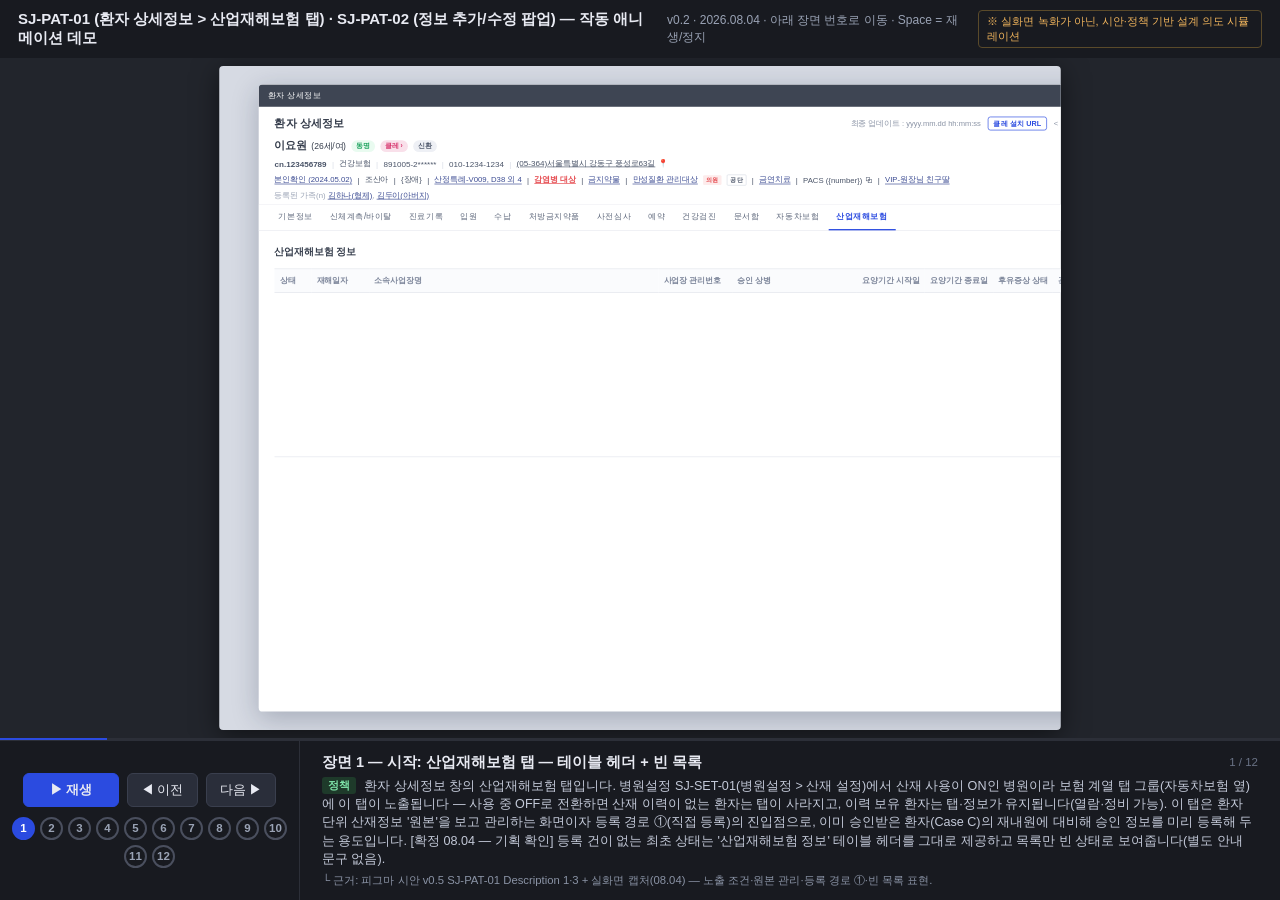
<file: sanj/sj-pat-01/index.html>
<!DOCTYPE html>
<html lang="ko">
<head>
<meta charset="UTF-8">
<meta name="viewport" content="width=device-width, initial-scale=1.0">
<title>SJ-PAT-01 (환자 상세정보 &gt; 산업재해보험 탭) · SJ-PAT-02 (정보 추가/수정 팝업) — 작동 애니메이션 데모 v0.2</title>
<style>
  :root{
    --gnb:#1E3EDB; --side:#3E4553; --blue:#2B4BE0; --tgl:#3D6AF5;
    --bg:#EFF1F5; --line:#E8EAF0; --line2:#ECEEF4; --txt:#333B4A;
    --dim:#8A93A5; --red:#E5484D; --panel:#F7F8FA; --sel:#DCE6FB;
  }
  *{margin:0;padding:0;box-sizing:border-box;}
  html,body{height:100%;}
  body{font-family:"Pretendard","Apple SD Gothic Neo","Malgun Gothic","Noto Sans KR",sans-serif;
    background:#22252c;color:var(--txt);display:flex;flex-direction:column;overflow:hidden;}

  /* ── 데모 헤더 ── */
  #demoHead{flex:0 0 auto;display:flex;align-items:center;gap:14px;padding:10px 18px;background:#181a20;color:#e8eaf2;}
  #demoHead .tit{font-size:15px;font-weight:700;}
  #demoHead .sub{font-size:12px;color:#9aa3b5;}
  #demoHead .warn{margin-left:auto;font-size:11px;color:#f0b45c;border:1px solid #5a4a2a;border-radius:4px;padding:3px 8px;}

  /* ── 스테이지 ── */
  #stageWrap{flex:1 1 auto;position:relative;overflow:hidden;display:flex;align-items:center;justify-content:center;background:#22252c;}
  #stage{position:relative;width:1444px;height:1010px;background:#D6DAE3;
    transform-origin:center center;box-shadow:0 8px 40px rgba(0,0,0,.5);border-radius:6px;overflow:hidden;}

  /* 환자 상세정보 창 */
  #pwin{position:absolute;left:60px;top:28px;width:1324px;height:954px;background:#fff;border-radius:6px;
    box-shadow:0 10px 40px rgba(20,30,60,.25);display:flex;flex-direction:column;overflow:hidden;}
  #ptitle{flex:0 0 34px;background:var(--side);color:#fff;font-size:12.5px;display:flex;align-items:center;padding:0 14px;}
  #ptitle .wctl{margin-left:auto;display:flex;gap:14px;color:#C7CCD6;font-size:11px;}

  #phead{flex:0 0 auto;padding:14px 24px 0;border-bottom:1px solid var(--line);}
  #phead .row1{display:flex;align-items:center;}
  #phead .row1 .h{font-size:17px;font-weight:800;}
  #phead .row1 .right{margin-left:auto;display:flex;align-items:center;gap:10px;font-size:11.5px;color:var(--dim);}
  .chipUrl{border:1px solid var(--blue);color:var(--blue);border-radius:4px;padding:2px 8px;font-size:11px;font-weight:600;}
  #phead .row2{display:flex;align-items:center;gap:8px;margin-top:12px;font-size:13px;flex-wrap:wrap;}
  #phead .row2 .nm{font-size:16px;font-weight:800;}
  .badge{font-size:10px;font-weight:700;border-radius:9px;padding:2px 8px;}
  .badge.b1{background:#E9FBF0;color:#18A05A;}
  .badge.b2{background:#F9E0EA;color:#D6336C;}
  .badge.b3{background:#EEF0F5;color:#4A5468;}
  #phead .row3{display:flex;align-items:center;gap:8px;margin-top:8px;font-size:12.3px;color:#4A5468;flex-wrap:wrap;}
  #phead .row3 .dv{color:#D9DDE6;}
  #phead .row4{display:flex;align-items:center;gap:8px;margin-top:8px;font-size:11.8px;flex-wrap:wrap;color:#4A5468;}
  #phead .row4 a{color:#3B4B92;text-decoration:underline;text-underline-offset:2px;}
  #phead .row4 .rd{color:var(--red);font-weight:700;text-decoration:underline;}
  #phead .row4 .tagS{font-size:9.5px;border-radius:2px;padding:1px 4px;font-weight:700;}
  #phead .row5{margin-top:8px;font-size:11.8px;color:#9AA3B5;padding-bottom:4px;}
  #phead .row5 a{color:#3B4B92;text-decoration:underline;}

  /* 탭 */
  #ptabs{flex:0 0 40px;display:flex;align-items:flex-end;gap:2px;padding:0 18px;border-bottom:1px solid var(--line);background:#fff;}
  .ptab{font-size:12.6px;color:#5A6478;padding:10px 12px;border-bottom:2px solid transparent;white-space:nowrap;}
  .ptab.on{color:var(--blue);font-weight:700;border-bottom-color:var(--blue);}

  /* 본문 */
  #pbody{flex:1 1 auto;overflow-y:auto;padding:18px 24px;}
  #pbody::-webkit-scrollbar{width:6px;}
  #pbody::-webkit-scrollbar-thumb{background:#C9CEDA;border-radius:3px;}

  /* 기본정보 자리 표시 */
  #basicPh .skel{background:#F2F4F8;border-radius:4px;height:22px;margin-bottom:14px;}

  /* 산재 섹션 */
  #sjHead{display:flex;align-items:center;margin-bottom:10px;}
  #sjHead .t{font-size:14.5px;font-weight:800;}
  .btnDark{background:#3A4254;color:#fff;font-size:12px;border:none;border-radius:3px;padding:6px 14px;margin-left:auto;}
  #sjTbl{width:100%;border-collapse:collapse;font-size:12.2px;}
  #sjTbl th{color:#7A8398;font-weight:600;text-align:left;padding:9px 8px;border-top:1px solid #E2E5EC;border-bottom:1px solid #E2E5EC;background:#FAFBFD;white-space:nowrap;}
  #sjTbl td{padding:9px 8px;border-bottom:1px solid #F0F2F6;vertical-align:top;}
  #sjTbl td.ell{max-width:230px;overflow:hidden;display:-webkit-box;-webkit-line-clamp:2;-webkit-box-orient:vertical;}
  .lnk{color:var(--blue);text-decoration:underline;text-underline-offset:2px;margin-right:8px;white-space:nowrap;}
  #sjEmpty{text-align:center;color:#B4BAC8;font-size:12.8px;padding:70px 0 60px;}
  /* 후유증상 하위 상세 */
  .detWrap{background:#F7F8FA;border-radius:4px;margin:2px 0 4px;padding:12px 16px;}
  .detGrid{display:grid;grid-template-columns:170px 90px 150px 90px 1fr;column-gap:18px;font-size:11.8px;}
  .detGrid .h{color:#8A93A5;font-weight:600;margin-bottom:6px;}
  .detGrid .v.ell2{overflow:hidden;display:-webkit-box;-webkit-line-clamp:2;-webkit-box-orient:vertical;line-height:1.5;}

  /* 팝업 (SJ-PAT-02) */
  #ovl{position:absolute;inset:0;background:rgba(20,25,40,.35);display:none;z-index:40;}
  #ovl.open{display:block;}
  #popup{position:absolute;left:50%;top:50%;transform:translate(-50%,-54%);width:660px;background:#fff;border-radius:4px;
    box-shadow:0 14px 50px rgba(0,0,0,.35);z-index:41;display:none;overflow:visible;}
  #popup.open{display:block;}
  #popup.pop-anim{animation:popIn .3s ease;}
  @keyframes popIn{from{opacity:0;transform:translate(-50%,-51%) scale(.97);}to{opacity:1;transform:translate(-50%,-54%) scale(1);}}
  #popTitle{height:32px;background:var(--side);color:#fff;font-size:12.5px;display:flex;align-items:center;padding:0 12px;border-radius:4px 4px 0 0;}
  #popTitle .wctl{margin-left:auto;display:flex;gap:14px;color:#C7CCD6;font-size:11px;}
  #popBody{padding:22px 28px 16px;}
  .prow{display:flex;align-items:flex-start;margin-bottom:14px;font-size:12.5px;position:relative;}
  .plb{width:104px;flex:0 0 104px;color:#4A5468;padding-top:6px;}
  .plb .req{color:var(--red);}
  .gap{width:22px;}
  .inp{height:28px;border:1px solid #D9DDE6;border-radius:3px;font-size:12.5px;padding:0 9px;color:var(--txt);background:#fff;display:flex;align-items:center;overflow:hidden;}
  .inp .ph{color:#B4BAC8;}
  .inp.err{border-color:var(--red);box-shadow:0 0 0 1px rgba(229,72,77,.25);}
  #fDxVal{white-space:nowrap;overflow:hidden;text-overflow:ellipsis;max-width:150px;display:block;}
  .cal{color:#8A93A5;margin-left:5px;font-size:13px;padding-top:6px;}
  .hint{font-size:10.5px;color:#B4BAC8;margin-top:3px;}
  .errMsg{color:var(--red);font-size:11px;margin-top:3px;display:none;}
  .errMsg.show{display:block;}
  /* 후유증상 토글 */
  .tgl{width:31px;height:18px;border-radius:9px;background:#C3C9D6;position:relative;transition:background .25s;flex:0 0 auto;margin-top:5px;}
  .tgl::after{content:"";position:absolute;top:2px;left:2px;width:14px;height:14px;border-radius:50%;background:#fff;transition:left .25s;box-shadow:0 1px 2px rgba(0,0,0,.25);}
  .tgl.on{background:var(--tgl);}
  .tgl.on::after{left:15px;}
  .tglTxt{color:#6A7386;font-size:12.5px;margin-left:8px;padding-top:5px;}
  #aftSub{background:var(--panel);border-radius:4px;padding:0 14px;overflow:hidden;max-height:0;opacity:0;transition:max-height .3s ease,opacity .3s ease;margin-bottom:4px;}
  #aftSub.open{max-height:330px;opacity:1;padding:12px 14px 10px;}
  .selBox{height:28px;border:1px solid #D9DDE6;border-radius:3px;font-size:12.5px;display:flex;align-items:center;justify-content:space-between;padding:0 8px;background:#fff;gap:8px;}
  .mgmt{border:1px solid #D9DDE6;border-radius:3px;min-height:58px;font-size:12.3px;line-height:1.55;padding:7px 9px;color:var(--txt);background:#fff;position:relative;}
  .mgmt .ph{color:#B4BAC8;}
  .cnt{text-align:right;font-size:10.5px;color:#8A93A5;margin-top:3px;}
  /* 상병 검색 풀다운 — 팝업 밖까지 넘침 */
  #dxMenu{position:absolute;top:29px;left:0;width:470px;background:#fff;border:1px solid #C9CEDA;border-radius:4px;
    box-shadow:0 10px 34px rgba(20,30,60,.22);display:none;z-index:60;}
  #dxMenu.open{display:block;}
  #dxMenu table{width:100%;border-collapse:collapse;font-size:11.8px;}
  #dxMenu th{color:#8A93A5;font-weight:600;text-align:left;padding:6px 10px;border-bottom:1px solid var(--line);white-space:nowrap;}
  #dxMenu td{padding:6px 10px;border-bottom:1px solid #F3F5F9;}
  #dxMenu tr.hov td{background:#EEF2FF;}
  #dxMenu .hl{color:var(--blue);}
  #popFoot{border-top:1px solid var(--line);padding:12px 18px;display:flex;justify-content:flex-end;gap:8px;}
  .btnGhost{border:1px solid #D9DDE6;background:#fff;border-radius:15px;font-size:12.5px;padding:7px 20px;color:#4A5468;}
  .btnDark2{border:none;background:#3A4254;color:#fff;border-radius:15px;font-size:12.5px;padding:7px 20px;font-weight:600;}
  .btnBlue{border:none;background:var(--blue);color:#fff;border-radius:15px;font-size:12.5px;padding:7px 20px;font-weight:600;}

  /* 삭제 확인 모달 */
  #delOvl{position:absolute;inset:0;background:rgba(20,25,40,.35);display:none;z-index:44;}
  #delOvl.open{display:block;}
  #delModal{position:absolute;left:50%;top:50%;transform:translate(-50%,-50%);width:380px;background:#fff;border-radius:6px;
    box-shadow:0 14px 50px rgba(0,0,0,.35);z-index:45;display:none;padding:26px 24px 18px;text-align:center;}
  #delModal.open{display:block;}
  #delModal.pop-anim{animation:popIn2 .3s ease;}
  @keyframes popIn2{from{opacity:0;transform:translate(-50%,-47%) scale(.97);}to{opacity:1;transform:translate(-50%,-50%) scale(1);}}
  #delModal .msg{font-size:13px;line-height:1.6;color:var(--txt);}
  #delModal .btns{display:flex;justify-content:center;gap:8px;margin-top:18px;}

  /* 토스트 */
  #toast{position:absolute;left:50%;bottom:60px;transform:translateX(-50%);background:#2E3442;color:#fff;font-size:13px;
    border-radius:20px;padding:10px 24px;opacity:0;transition:opacity .3s;z-index:70;pointer-events:none;}
  #toast.show{opacity:1;}

  #stage.noanim *{transition:none !important;animation:none !important;}

  /* 커서 */
  #cursor{position:absolute;z-index:80;width:26px;height:30px;transition:left .3s cubic-bezier(.4,.1,.2,1),top .3s cubic-bezier(.4,.1,.2,1);
    opacity:0;pointer-events:none;filter:drop-shadow(0 2px 3px rgba(0,0,0,.4));}
  #cursor.vis{opacity:1;}
  #clickFx{position:absolute;z-index:79;width:36px;height:36px;border-radius:50%;border:3px solid var(--tgl);opacity:0;pointer-events:none;}
  #clickFx.go{animation:cfx .3s ease-out;}
  @keyframes cfx{0%{opacity:.85;transform:scale(.3);}100%{opacity:0;transform:scale(1.5);}}

  /* ── 하단 컨트롤/자막 패널 ── */
  #panel{flex:0 0 152px;background:#181a20;border-top:1px solid #2c2f38;display:flex;color:#E8EAF2;}
  #ctrls{flex:0 0 300px;display:flex;flex-direction:column;align-items:center;justify-content:center;gap:10px;border-right:1px solid #2c2f38;padding:10px;}
  #ctrls .row{display:flex;gap:8px;}
  .cbtn{background:#2A2E3A;border:1px solid #3A3F4E;color:#E8EAF2;border-radius:6px;font-size:13px;padding:7px 13px;cursor:pointer;white-space:nowrap;}
  .cbtn:hover{background:#343A49;}
  .cbtn.play{background:var(--blue);border-color:var(--blue);font-weight:700;min-width:96px;}
  #stepNums{display:flex;gap:5px;align-items:center;flex-wrap:wrap;justify-content:center;}
  .snum{width:23px;height:23px;border-radius:50%;border:2px solid #4A4F5E;color:#9AA3B5;font-size:11.5px;font-weight:700;
    display:flex;align-items:center;justify-content:center;cursor:pointer;background:transparent;}
  .snum.done{border-color:#7c8296;color:#c3c9d8;}
  .snum.act{border-color:var(--blue);color:#fff;background:var(--blue);}
  #subtt{flex:1;padding:12px 22px;display:flex;flex-direction:column;justify-content:center;gap:5px;overflow:hidden;}
  #stTitle{font-size:14.5px;font-weight:700;display:flex;align-items:center;gap:9px;}
  #stBody{font-size:12.6px;color:#C3C9D8;line-height:1.45;}
  #stBasis{font-size:11.3px;color:#8A93A5;}
  .tag{display:inline-block;font-size:10.5px;border-radius:3px;padding:1px 6px;margin-right:5px;font-weight:700;vertical-align:1px;}
  .tag.pol{background:#1e3a2a;color:#7ee2a8;}
  .tag.conf{background:#3a2a1e;color:#f0b45c;}
  .tag.fix{background:#3a1e2a;color:#f08ca8;}
  .tag.prop{background:#1e2a3a;color:#7ec2f0;}
  #prog{height:3px;background:#2c2f38;}
  #progIn{height:100%;background:var(--blue);width:0;transition:width .3s;}
</style>
</head>
<body>

<div id="demoHead">
  <span class="tit">SJ-PAT-01 (환자 상세정보 &gt; 산업재해보험 탭) · SJ-PAT-02 (정보 추가/수정 팝업) — 작동 애니메이션 데모</span>
  <span class="sub">v0.2 · 2026.08.04 · 아래 장면 번호로 이동 · Space = 재생/정지</span>
  <span class="warn">※ 실화면 녹화가 아닌, 시안·정책 기반 설계 의도 시뮬레이션</span>
</div>

<div id="stageWrap">
  <div id="stage">

    <!-- 환자 상세정보 창 -->
    <div id="pwin">
      <div id="ptitle">환자 상세정보<span class="wctl"><span>—</span><span>▢</span><span>✕</span></span></div>

      <div id="phead">
        <div class="row1">
          <span class="h">환자 상세정보</span>
          <span class="right"><span>최종 업데이트 : yyyy.mm.dd hh:mm:ss</span><span class="chipUrl">클레 설치 URL</span><span>&lt;</span><span>🖨</span><span>📅</span><span>✎</span><span>⋮</span></span>
        </div>
        <div class="row2">
          <span class="nm">이요원</span><span>(26세/여)</span>
          <span class="badge b1">동명</span><span class="badge b2">클레 ›</span><span class="badge b3">신환</span>
        </div>
        <div class="row3">
          <span><b>cn.123456789</b></span><span class="dv">|</span><span>건강보험</span><span class="dv">|</span><span>891005-2******</span><span class="dv">|</span>
          <span>010-1234-1234</span><span class="dv">|</span><span><u>(05-364)서울특별시 강동구 풍성로63길</u> 📍</span>
        </div>
        <div class="row4">
          <a>본인확인 (2024.05.02)</a><span class="dv">|</span><span>조산아</span><span class="dv">|</span><span>{장애}</span><span class="dv">|</span>
          <a>산정특례-V009, D38 외 4</a><span class="dv">|</span><span class="rd">감염병 대상</span><span class="dv">|</span><a>금지약물</a><span class="dv">|</span>
          <a>만성질환 관리대상</a><span class="tagS" style="background:#FDECEC;color:#E5484D;">의원</span><span class="tagS" style="background:#fff;color:#4A5468;border:1px solid #D9DDE6;">공단</span><span class="dv">|</span>
          <a>금연치료</a><span class="dv">|</span><span>PACS ({number}) ⧉</span><span class="dv">|</span><a>VIP-원장님 친구딸</a>
        </div>
        <div class="row5">등록된 가족(n) <a>김하나(형제)</a>, <a>김두이(아버지)</a></div>
      </div>

      <div id="ptabs">
        <span class="ptab" id="tabBasic">기본정보</span>
        <span class="ptab">신체계측/바이탈</span><span class="ptab">진료기록</span><span class="ptab">입원</span><span class="ptab">수납</span>
        <span class="ptab">처방금지약품</span><span class="ptab">사전심사</span><span class="ptab">예약</span><span class="ptab">건강검진</span>
        <span class="ptab">문서함</span><span class="ptab">자동차보험</span>
        <span class="ptab" id="tabSanjae">산업재해보험</span>
      </div>

      <div id="pbody">
        <!-- 기본정보 자리 표시(데모용 스켈레톤) -->
        <div id="basicPh">
          <div class="skel" style="width:38%;"></div>
          <div class="skel" style="width:62%;"></div>
          <div class="skel" style="width:55%;"></div>
          <div class="skel" style="width:70%;height:120px;"></div>
          <div class="skel" style="width:48%;"></div>
        </div>

        <!-- 산업재해보험 탭 콘텐츠 -->
        <div id="sjSec" style="display:none;">
          <div id="sjHead"><span class="t">산업재해보험 정보</span><button class="btnDark" id="btnAdd">추가</button></div>
          <table id="sjTbl">
            <thead><tr>
              <th style="width:56px;">상태</th><th style="width:88px;">재해일자</th><th>소속사업장명</th><th style="width:112px;">사업장 관리번호</th>
              <th style="width:190px;">승인 상병</th><th style="width:96px;">요양기간 시작일</th><th style="width:96px;">요양기간 종료일</th>
              <th style="width:86px;">후유증상 상태</th><th style="width:92px;">관리</th>
            </tr></thead>
            <tbody id="sjBody"></tbody>
          </table>
          <!-- (v0.2) [확정 08.04 — 기획 확인] 빈 상태 = 테이블 헤더 유지 + 목록만 빈 영역 (별도 문구 없음, 첨부 캡처 기준) -->
          <div id="sjBlank" style="height:250px;border-bottom:1px solid #E2E5EC;"></div>
        </div>
      </div>
    </div>

    <!-- SJ-PAT-02 팝업 -->
    <div id="ovl"></div>
    <div id="popup">
      <div id="popTitle"><span id="popTitleTxt">산업재해보험 정보 추가</span><span class="wctl"><span>—</span><span>▢</span><span>✕</span></span></div>
      <div id="popBody">
        <div class="prow">
          <span class="plb">재해일자<span class="req">*</span></span>
          <div>
            <div class="inp" id="fDate" style="width:150px;"><span class="ph" id="fDatePh">yyyy.mm.dd</span><span id="fDateVal"></span></div>
            <div class="errMsg" id="eDate">필수 입력 항목입니다.</div>
          </div><span class="cal">📅</span>
          <span class="gap"></span>
          <span class="plb">소속사업장명<span class="req">*</span></span>
          <div>
            <div class="inp" id="fComp" style="width:190px;"><span class="ph" id="fCompPh">최대 50자</span><span id="fCompVal"></span></div>
            <div class="errMsg" id="eComp">필수 입력 항목입니다.</div>
          </div>
        </div>
        <div class="prow">
          <span class="plb">사업장 관리번호</span>
          <div>
            <div class="inp" id="fNum" style="width:150px;"><span class="ph" id="fNumPh">숫자 11자리</span><span id="fNumVal"></span></div>
            <div class="hint">산재관리번호 11자리 입력</div>
          </div>
          <span class="gap"></span>
          <span class="plb">승인상병</span>
          <div style="position:relative;">
            <div class="inp" id="fDx" style="width:190px;"><span style="color:#8A93A5;margin-right:5px;">🔍</span><span class="ph" id="fDxPh">상병 검색</span><span id="fDxVal"></span></div>
            <!-- 상병 검색 풀다운 — 팝업 밖까지 펼쳐짐 -->
            <div id="dxMenu">
              <table>
                <thead><tr><th style="width:76px;">사용자코드</th><th style="width:70px;">상병코드</th><th>명칭</th></tr></thead>
                <tbody id="dxBody"></tbody>
              </table>
            </div>
          </div>
        </div>
        <div class="prow">
          <span class="plb">요양기간 시작일</span>
          <div class="inp" id="fStart" style="width:150px;"><span class="ph" id="fStartPh">yyyy.mm.dd</span><span id="fStartVal"></span></div><span class="cal">📅</span>
          <span class="gap"></span>
          <span class="plb">요양기간 종료일</span>
          <div class="inp" id="fEnd" style="width:150px;"><span class="ph" id="fEndPh">yyyy.mm.dd</span><span id="fEndVal"></span></div><span class="cal">📅</span>
        </div>
        <div class="prow" style="margin-bottom:10px;">
          <span class="plb">후유증상 상태</span>
          <div class="tgl" id="aftTgl"></div><span class="tglTxt" id="aftTxt">OFF</span>
        </div>
        <div id="aftSub">
          <div class="prow">
            <span class="plb">유효기간</span>
            <div class="inp" id="fEff1" style="width:132px;"><span class="ph" id="fEff1Ph">yyyy.mm.dd</span><span id="fEff1Val"></span></div><span class="cal">📅</span>
            <span style="padding:6px 8px 0;color:#8A93A5;">~</span>
            <div class="inp" id="fEff2" style="width:132px;"><span class="ph" id="fEff2Ph">yyyy.mm.dd</span><span id="fEff2Val"></span></div><span class="cal">📅</span>
          </div>
          <div class="prow">
            <span class="plb">증상구분</span>
            <div class="selBox" id="fGrade" style="width:110px;"><span id="fGradeVal">주증상</span><span style="color:#8A93A5;font-size:10px;">▾</span></div>
            <span class="gap"></span>
            <span class="plb" style="width:88px;flex:0 0 88px;">후유증상코드</span>
            <div class="inp" id="fCode" style="width:100px;"><span class="ph" id="fCodePh">최대 10자</span><span id="fCodeVal"></span></div>
            <span class="gap"></span>
            <span class="plb" style="width:48px;flex:0 0 48px;">치유일</span>
            <div class="inp" id="fCure" style="width:120px;"><span class="ph" id="fCurePh">yyyy.mm.dd</span><span id="fCureVal"></span></div><span class="cal">📅</span>
          </div>
          <div class="prow" style="margin-bottom:4px;">
            <span class="plb">관리내용</span>
            <div style="flex:1;">
              <div class="mgmt" id="fMgmt"><span class="ph" id="fMgmtPh">최대 100자</span><span id="fMgmtVal"></span></div>
              <div class="cnt" id="mgmtCnt"></div>
            </div>
          </div>
        </div>
      </div>
      <div id="popFoot">
        <button class="btnGhost" id="btnCancel">취소</button>
        <button class="btnDark2" id="btnEnd">종결</button>
        <button class="btnBlue" id="btnSave2">저장</button>
      </div>
    </div>

    <!-- 삭제 확인 모달 -->
    <div id="delOvl"></div>
    <div id="delModal">
      <div class="msg">삭제 후 복구할 수 없습니다.<br>삭제하시겠습니까?</div>
      <div class="btns"><button class="btnGhost" id="btnNo">아니오</button><button class="btnBlue" id="btnYes">예</button></div>
    </div>

    <div id="toast"></div>
    <div id="clickFx"></div>
    <div id="cursor"><svg viewBox="0 0 26 30" width="26" height="30"><path d="M3 1 L3 23 L9 18 L13 28 L17 26 L13 16.5 L21 16 Z" fill="#fff" stroke="#222" stroke-width="1.6"/></svg></div>
  </div>
</div>

<div id="prog"><div id="progIn"></div></div>
<div id="panel">
  <div id="ctrls">
    <div class="row">
      <button class="cbtn play" id="btnPlay">▶ 재생</button>
      <button class="cbtn" id="btnPrev">◀ 이전</button>
      <button class="cbtn" id="btnNext">다음 ▶</button>
    </div>
    <div id="stepNums"></div>
  </div>
  <div id="subtt">
    <div id="stTitle"></div>
    <div id="stBody"></div>
    <div id="stBasis"></div>
  </div>
</div>

<script>
"use strict";
/* ═══════ 더미 데이터 (시안 그대로 — SJ-PAT-02 컷 값) ═══════ */
const D = {
  date:"2024-05-07", comp:"포스코건설(주)", num:"987-45-678900",
  dx:"골수증식병에서의 이차성 골수섬유증", dxCode:"D474",
  start:"2024-10-31", end:"2024-12-10",   /* 종료일 = 자동 입력 더미 [확정 08.04] */
  eff1:"2024-05-10", eff2:"2024-10-31", code:"M511", cure:"2024-05-10",
  mgmt:"요추 제4-5간 추간판 탈출증 환자로, 치유일 이후 발생한 하지 방사통 및 간헐적 요통 증상에 대한 합병증 예방 관리."
};
/* 상병 검색 풀다운 더미 (시안 그대로, "골수" 하이라이트) */
const DX_LIST = [
 ["","D474","골수증식병에서의 이차성 골수섬유증"],
 ["","C944","골수섬유증을 동반한 급성 범골수증"],
 ["","D474","골수섬유증(특발성)(골수모양화생을 동반한)"],
 ["","D474","골수모양화생이 동반된 골수경화증(거핵세포성)"],
 ["","C946","골수형성이상성 및 골수증식성 질환, 상세불명"],
 ["","C900","형질세포골수종"],
 ["","C900","다발골수종"],
 ["","C900","골수종증"]
];

/* ═══════ 상태 모델 ═══════ */
function baseState(){ return {
  tab:"sanjae",           // 시작부터 산업재해보험 탭 (v0.2 — 기획 확인: 테이블 헤더 + 빈 목록으로 시작)
  rows:[],                // 등록된 산재정보 (최근순)
  expanded:false,         // 후유증상 '있음' 행 하위 상세 펼침
  popup:null,             // null | {mode:'add'|'edit', date,comp,num,dx,start,end,reqErr, aft, eff1,eff2,grade,code,cure,mgmt, dxMenu}
  delModal:false,
  toast:""
};}
const clone = s => JSON.parse(JSON.stringify(s));
function emptyPopup(mode){ return {mode, date:"",comp:"",num:"",dx:"",start:"",end:"",reqErr:false,
  aft:false, eff1:"",eff2:"",grade:"주증상",code:"",cure:"",mgmt:"", dxMenu:false}; }
function filledPopup(mode){ const p=emptyPopup(mode);
  p.date=D.date; p.comp=D.comp; p.num=D.num; p.dx=D.dx; p.start=D.start; p.end=D.end;
  p.aft=true; p.eff1=D.eff1; p.eff2=D.eff2; p.code=D.code; p.cure=D.cure; p.mgmt=D.mgmt; return p; }
const SAVED_ROW = {state:"진행중", date:D.date, comp:D.comp, num:D.num, dx:D.dx, start:D.start, end:D.end, aft:"있음"};

/* ═══════ 장면(Scene) 정의 ═══════ */
const STEPS = [
 {title:"장면 1 — 시작: 산업재해보험 탭 — 테이블 헤더 + 빈 목록",
  tags:["pol"], body:"환자 상세정보 창의 산업재해보험 탭입니다. 병원설정 SJ-SET-01(병원설정 > 산재 설정)에서 산재 사용이 ON인 병원이라 보험 계열 탭 그룹(자동차보험 옆)에 이 탭이 노출됩니다 — 사용 중 OFF로 전환하면 산재 이력이 없는 환자는 탭이 사라지고, 이력 보유 환자는 탭·정보가 유지됩니다(열람·정비 가능). 이 탭은 환자 단위 산재정보 '원본'을 보고 관리하는 화면이자 등록 경로 ①(직접 등록)의 진입점으로, 이미 승인받은 환자(Case C)의 재내원에 대비해 승인 정보를 미리 등록해 두는 용도입니다. [확정 08.04 — 기획 확인] 등록 건이 없는 최초 상태는 '산업재해보험 정보' 테이블 헤더를 그대로 제공하고 목록만 빈 상태로 보여줍니다(별도 안내 문구 없음).",
  basis:"└ 근거: 피그마 시안 v0.5 SJ-PAT-01 Description 1·3 + 실화면 캡처(08.04) — 노출 조건·원본 관리·등록 경로 ①·빈 목록 표현.",
  mut(s){}},

 {title:"장면 2 — [추가] 클릭: SJ-PAT-02 팝업이 등록 모드로 열림",
  tags:["pol"], body:"[추가]를 누르면 SJ-PAT-02 (산업재해보험 정보 추가/수정 팝업)가 등록 모드 — 타이틀 \"산업재해보험 정보 추가\" — 로 열립니다. 등록/수정은 같은 폼을 함께 쓰는 공용 컴포넌트로, 타이틀과 기존 값 로드 여부만 다릅니다(진료실 변경 팝업의 [+추가] 즉시 등록도 이 폼 재사용). 빈 상태든 목록 상태든 [추가] 동작은 동일하고 추가 개수 제한도 없습니다. 상태(진행중/종료) 필드는 팝업에 없습니다 — 자동관리 항목이라 입력받지 않습니다.",
  basis:"└ 근거: 시안 v0.5 SJ-PAT-01 Description 2 · SJ-PAT-02 Description 4 — 공용 컴포넌트·등록 모드 호출·상태 필드 없음.",
  mut(s){ s.popup=emptyPopup("add"); }},

 {title:"장면 3 — 오류 케이스: 필수 입력 없이 [저장] → 인라인 오류·팝업 유지",
  tags:["pol"], body:"아무것도 입력하지 않은 채 [저장]을 눌러 봅니다 — 통과되지 않고 필수 필드인 재해일자*와 소속사업장명* 아래에 \"필수 입력 항목입니다.\" 인라인 오류가 빨갛게 표시되며 팝업은 닫히지 않습니다. 유효성 실패 시 필드별 메시지를 그 자리에서 보여주고 팝업을 유지하는 방식입니다. [확정 08.04 — 기획 확인] 오류 케이스의 대표 예는 필수 미입력입니다(요양기간 종료일은 자동 입력되므로 날짜 역전 오류는 일부러 건드리지 않는 한 발생하지 않음).",
  basis:"└ 근거: 시안 v0.5 SJ-PAT-02 Description 4·5 — 재해일자*·소속사업장명* 필수 · [저장] 실패 시 인라인 오류 노출·팝업 유지.",
  mut(s){ s.popup.reqErr=true; }},

 {title:"장면 4 — 오류 정정: 재해일자 → 소속사업장명 → 사업장 관리번호 입력",
  tags:["pol"], body:"오류가 난 필드부터 채웁니다. 재해일자(yyyy.mm.dd)에 2024-05-07을 입력하는 순간 오류 표시가 사라지고, 이어서 소속사업장명(한글·영문·숫자 최대 50자)에 포스코건설(주), 사업장 관리번호(숫자 11자리 — 입력칸 아래 \"산재관리번호 11자리 입력\" 안내)에 987-45-678900을 차례로 입력합니다. 값은 모두 시안 더미 그대로입니다.",
  basis:"└ 근거: 시안 v0.5 SJ-PAT-02 Description 4 — 필드 구성: 재해일자*·소속사업장명*(50자)·사업장 관리번호(11자리).",
  mut(s){ s.popup.date=D.date; s.popup.comp=D.comp; s.popup.num=D.num; s.popup.reqErr=false; }},

 {title:"장면 5 — 승인상병: 검색 풀다운이 팝업 밖까지 펼쳐짐 → 1개 선택",
  tags:["pol","conf"], body:"승인상병 검색폼을 누르면 풀다운 메뉴가 팝업 경계 밖까지 펼쳐집니다. \"골수\"를 입력하면 일치 부분이 파란색으로 표시된 후보 목록이 나오고, D474(골수증식병에서의 이차성 골수섬유증)를 선택합니다. 승인상병은 상병 검색 후 1개만 추가할 수 있습니다. [확인 — 기존 미결 '승인상병 1개 vs 다상병' 승계] 승인 상병이 여러 개인 환자의 대표 상병 1개 원칙, 청구 명세서 주/부상병 기재와의 연결은 기획 회신 대기 — 회신 전 대표 상병 1개로 잠정.",
  basis:"└ 근거: 시안 v0.5 SJ-PAT-02 Description 4·6 — 상병 검색 풀다운(팝업 밖 노출)·1개만 추가 / 확인·문의 7 — 다상병 관계.",
  mut(s){ s.popup.dx=D.dx; }},

 {title:"장면 6 — 요양기간: 시작일 입력 → 종료일 자동 입력 (직접 수정 가능)",
  tags:["pol","conf"], body:"요양기간 시작일에 2024-10-31을 입력하면, 종료일 2024-12-10이 자동으로 채워집니다. [확정 08.04 — 기획 확인] 요양기간 종료일은 자동 입력 값이라 사용자가 일부러 건드리지 않는 한 날짜 역전이 발생하지 않습니다(직접 수정은 가능하며, 수정 시 종료일 ≥ 시작일 유효성 검증이 지켜집니다). [확인 PA-01] 자동 입력되는 종료일의 산정 기준(어떤 값으로 채워지는지)은 기획 회신 대기 — 회신 전 시안 더미(2024-12-10)로 상정.",
  basis:"└ 근거: 기획 확인(08.04) — 종료일 자동 입력 / 시안 v0.5 SJ-PAT-02 Description 4 — 종료일 ≥ 시작일 유효성 검증.",
  mut(s){ s.popup.start=D.start; s.popup.end=D.end; }},

 {title:"장면 7 — 후유증상 상태 ON: 하위 영역이 나타나고 값 입력",
  tags:["pol"], body:"후유증상 상태 토글(기본값 OFF)을 켜면 하위 영역이 나타납니다: 유효기간(범위, 종료 ≥ 시작 검증) · 증상구분(주증상/부증상, 기본값 주증상 — 그대로 둡니다) · 후유증상코드(한글·영문·숫자 최대 10자) · 치유일 · 관리내용(최대 100자, 글자수 카운터). 유효기간 2024-05-10 ~ 2024-10-31, 코드 M511, 치유일 2024-05-10, 관리내용을 입력하면 카운터가 함께 올라갑니다.",
  basis:"└ 근거: 시안 v0.5 SJ-PAT-02 Description 4 — 후유증상 상태 On/Off(기본 OFF)·ON 시 하위 영역 노출·관리내용 100자 카운터.",
  mut(s){ const p=s.popup; p.aft=true; p.eff1=D.eff1; p.eff2=D.eff2; p.code=D.code; p.cure=D.cure; p.mgmt=D.mgmt; }},

 {title:"장면 8 — [저장]: 원본 생성 → 목록 최상단에 새 행 (상태는 자동관리)",
  tags:["pol"], body:"[저장]을 누르면 유효성 통과 → 산재정보 원본이 생성되고 팝업이 닫히며, SJ-PAT-01 목록 최상단에 새 행이 반영됩니다(최근순 정렬). 상태 컬럼의 '진행중'은 자동관리 값입니다 — 요양기간 종료일이 도래하면 자동으로 '종료' 처리되고, 접수 화면의 \"종료 전까지 사용 선택\" 규칙이 바로 이 상태를 참조합니다. 조기 종결도 별도 조작 없이 종료일을 실제 종료일로 수정하면 자동 종료됩니다.",
  basis:"└ 근거: 시안 v0.5 SJ-PAT-02 Description 4 — 등록: 원본 생성·목록 최상단 반영 / SJ-PAT-01 Description 3 — 상태 자동관리·종료일 도래 시 자동 종료.",
  mut(s){ s.popup=null; s.rows=[clone(SAVED_ROW)]; s.toast="저장되었습니다."; }},

 {title:"장면 9 — 후유증상 '있음' 행 클릭: 하위 상세 토글 펼침",
  tags:["pol"], body:"후유증상 상태가 '있음'인 행을 클릭하면 그 아래로 하위 상세(유효기간 / 증상구분 / 후유증상코드 / 치유일 / 관리내용)가 토글로 펼쳐집니다. 다시 클릭하면 접힙니다. 소속사업장명(최대 50자)·관리내용(최대 100자) 같은 긴 텍스트는 목록에서 2줄 말줄임으로 표시되고, 전체 내용은 수정 팝업에서 확인합니다 — 환자 상세의 기존 목록 컨벤션을 그대로 따릅니다.",
  basis:"└ 근거: 시안 v0.5 SJ-PAT-01 Description 3 — 있음 행 클릭 시 하위 상세 토글 펼침·접힘 · 긴 텍스트 2줄 말줄임.",
  mut(s){ s.expanded=true; s.toast=""; }},

 {title:"장면 10 — [수정] 클릭: 같은 폼이 수정 모드로 — 저장 시 전체 전파(Sync)",
  tags:["pol"], body:"관리 컬럼의 [수정]을 누르면 같은 폼이 수정 모드 — 타이틀 \"산업재해보험 정보 수정\", 기존 값 로드 — 로 열립니다. 수정 저장 시 이 원본을 참조(매핑)하는 접수·진료·청구 전체에 변경 내용이 전파(Sync)되며 변경 제한은 없습니다. 접수증 업로드 이후 기간의 수정은 추가청구로 자동 집계되고, SAM 생성 이력이 있는 기간을 수정 저장하면 \"보완청구가 필요할 수 있습니다\" 주의 안내가 나옵니다. [종결] 버튼은 요양기간 종료일만 자동 입력된 상태로 종결 처리하는 버튼입니다. 여기서는 [취소]로 변경 없이 닫습니다.",
  basis:"└ 근거: 시안 v0.5 SJ-PAT-02 Description 4·5 — 수정: 전파(Sync)·추가청구 자동 집계·보완청구 안내 · [취소]/[종결]/[저장] / UC-00 — 원본-매핑-전파.",
  mut(s){ /* 팝업 열고 취소 — 종료 상태는 변화 없음 */ }},

 {title:"장면 11 — [삭제] 분기: 매핑 존재 여부 판정 → 확인 모달",
  tags:["pol"], body:"[삭제]를 누르면 시스템이 접수/진료/청구 매핑 존재 여부를 판정합니다. 매핑이 하나라도 있으면 삭제가 차단되고 \"이미 사용중인 정보로 삭제할 수 없습니다.\" 안내가 나옵니다 — 원본을 참조하는 곳이 있는 한 지울 수 없다는 원본-매핑 규칙입니다. 이 건은 방금 등록해 매핑이 없으므로 확인 모달 \"삭제 후 복구할 수 없습니다. 삭제하시겠습니까?\"가 뜹니다. [예]를 누르면 삭제·목록 갱신되지만, 여기서는 [아니오]로 유지합니다.",
  basis:"└ 근거: 시안 v0.5 SJ-PAT-02 Description 4 — 삭제 규칙: 매핑 존재 시 차단·안내, 없으면 확인 모달 / UC-00 — 매핑 존재 시 삭제 불가.",
  mut(s){ /* 모달 열고 아니오 — 상태 변화 없음 */ }},

 {title:"장면 12 — 마무리: 원본-매핑-전파 요약 + 시안 교정 목록",
  tags:["pol","fix"], body:"이 탭의 정보가 곧 '원본'입니다 — 접수·진료·청구는 복사 없이 이 원본을 참조하고, 원본을 고치면 전체에 전파되며, 참조가 남아 있는 한 삭제할 수 없습니다. 산재 사용을 OFF로 바꿔도 이력 보유 환자의 탭·정보는 유지됩니다. [교정] 시안 더미·표기 오류: ① 빈 상태 컷과 목록 컷의 컬럼명 불일치(사고일자/사업장명/승인 상병명 ↔ 재해일자/소속사업장명/승인 상병 — SJ-PAT-02 필드명 기준 통일 필요) ② 후유증상 상태 값에 'ON' 표기 행 존재(있음/없음이 규칙) ③ 하위 상세 더미 유효기간 역전·표기 혼용(2026.11.01~2026-07-16) ④ 목록 관리 컬럼에 [삭제] 미표기(Description 정의는 [수정]·[삭제]). ※ 이 데모는 시안 v0.5(피그마)·정책서(01_1)·UC-00 기반 설계 의도 시뮬레이션이며 실화면 녹화가 아닙니다.",
  basis:"└ 근거: UC-00 (공통 > Case 상태 모델) — 원본-매핑-전파·삭제 불가 / 시안 v0.5 SJ-PAT-01 컷 대조.",
  mut(s){ }}
];

/* 스냅샷 계산 */
const SNAPS = (() => { const arr=[]; let s=baseState();
  for(const st of STEPS){ s=clone(s); st.mut(s); arr.push(clone(s)); } return arr; })();

/* ═══════ DOM 헬퍼 ═══════ */
const $ = id => document.getElementById(id);
const stage=$("stage"), cursor=$("cursor"), clickFx=$("clickFx"), pbody=$("pbody");

function setInp(inpEl, phEl, valEl, val){ valEl.textContent = val; phEl.style.display = val ? "none" : ""; }
function stageRect(el){
  const s = stage.getBoundingClientRect(), r = el.getBoundingClientRect();
  const k = s.width / 1444;
  return { x:(r.left-s.left)/k, y:(r.top-s.top)/k, w:r.width/k, h:r.height/k };
}
function rowHtml(r, i){
  return `<tr data-i="${i}">
    <td>${r.state}</td><td>${r.date}</td><td class="ell">${r.comp}</td><td>${r.num}</td>
    <td class="ell">${r.dx}</td><td>${r.start}</td><td>${r.end}</td>
    <td id="aftCell${i}">${r.aft}</td>
    <td><span class="lnk" id="rowEdit${i}">수정</span><span class="lnk" id="rowDel${i}">삭제</span></td>
  </tr>`;
}
function detHtml(){
  return `<tr class="detRow"><td colspan="9" style="padding:4px 6px;">
    <div class="detWrap"><div class="detGrid">
      <div><div class="h">유효기간</div><div class="v">${D.eff1} ~ ${D.eff2}</div></div>
      <div><div class="h">증상구분</div><div class="v">주증상</div></div>
      <div><div class="h">후유증상코드</div><div class="v">${D.code}</div></div>
      <div><div class="h">치유일</div><div class="v">${D.cure}</div></div>
      <div><div class="h">관리내용</div><div class="v ell2">${D.mgmt}</div></div>
    </div></div>
  </td></tr>`;
}
/* 상병 풀다운 목록 ("골수" 하이라이트) */
$("dxBody").innerHTML = DX_LIST.map((r,i)=>
  `<tr data-i="${i}"><td>${r[0]}</td><td>${r[1]}</td><td>${r[2].split("골수").join('<span class="hl">골수</span>')}</td></tr>`).join("");

/* ═══════ 렌더(스냅샷 → 화면) ═══════ */
function render(s, instant=true){
  if(instant){
    clickFx.classList.remove("go");
    $("popup").classList.remove("pop-anim");
    $("delModal").classList.remove("pop-anim");
    stage.classList.add("noanim");
  }
  // 탭
  $("tabBasic").classList.toggle("on", s.tab==="basic");
  $("tabSanjae").classList.toggle("on", s.tab==="sanjae");
  $("basicPh").style.display = s.tab==="basic" ? "" : "none";
  $("sjSec").style.display = s.tab==="sanjae" ? "" : "none";
  // 목록
  let html = "";
  s.rows.forEach((r,i)=>{ html += rowHtml(r,i); if(i===0 && s.expanded) html += detHtml(); });
  $("sjBody").innerHTML = html;
  $("sjBlank").style.display = s.rows.length ? "none" : "";
  // 팝업
  const p = s.popup;
  const wasOpen = $("popup").classList.contains("open");
  $("ovl").classList.toggle("open", !!p); $("popup").classList.toggle("open", !!p);
  if(p && !wasOpen && !instant) $("popup").classList.add("pop-anim");
  if(p){
    $("popTitleTxt").textContent = p.mode==="add" ? "산업재해보험 정보 추가" : "산업재해보험 정보 수정";
    setInp($("fDate"), $("fDatePh"), $("fDateVal"), p.date);
    setInp($("fComp"), $("fCompPh"), $("fCompVal"), p.comp);
    setInp($("fNum"), $("fNumPh"), $("fNumVal"), p.num);
    setInp($("fDx"), $("fDxPh"), $("fDxVal"), p.dx);
    setInp($("fStart"), $("fStartPh"), $("fStartVal"), p.start);
    setInp($("fEnd"), $("fEndPh"), $("fEndVal"), p.end);
    /* (v0.2) 필수 미입력 오류 표시 — 재해일자·소속사업장명 */
    $("fDate").classList.toggle("err", !!p.reqErr && !p.date);
    $("eDate").classList.toggle("show", !!p.reqErr && !p.date);
    $("fComp").classList.toggle("err", !!p.reqErr && !p.comp);
    $("eComp").classList.toggle("show", !!p.reqErr && !p.comp);
    $("dxMenu").classList.toggle("open", !!p.dxMenu);
    $("aftTgl").classList.toggle("on", p.aft); $("aftTxt").textContent = p.aft ? "ON" : "OFF";
    $("aftSub").classList.toggle("open", p.aft);
    setInp($("fEff1"), $("fEff1Ph"), $("fEff1Val"), p.eff1);
    setInp($("fEff2"), $("fEff2Ph"), $("fEff2Val"), p.eff2);
    $("fGradeVal").textContent = p.grade;
    setInp($("fCode"), $("fCodePh"), $("fCodeVal"), p.code);
    setInp($("fCure"), $("fCurePh"), $("fCureVal"), p.cure);
    setInp($("fMgmt"), $("fMgmtPh"), $("fMgmtVal"), p.mgmt);
    $("mgmtCnt").textContent = p.mgmt ? `${p.mgmt.length} / 100자` : "0 / 100자";
  }
  // 삭제 모달
  const wasDel = $("delModal").classList.contains("open");
  $("delOvl").classList.toggle("open", s.delModal); $("delModal").classList.toggle("open", s.delModal);
  if(s.delModal && !wasDel && !instant) $("delModal").classList.add("pop-anim");
  // 토스트
  $("toast").textContent = s.toast; $("toast").classList.toggle("show", !!s.toast);
  if(instant){
    void stage.offsetWidth;
    pbody.scrollTop = 0;
    requestAnimationFrame(()=>stage.classList.remove("noanim"));
  }
}

/* ═══════ 자막/컨트롤 ═══════ */
const TAGMAP={pol:'<span class="tag pol">정책</span>',conf:'<span class="tag conf">확인</span>',fix:'<span class="tag fix">교정</span>',prop:'<span class="tag prop">제안</span>'};
function showSub(i){
  const st=STEPS[i];
  $("stTitle").innerHTML = st.title
    + `<span style="margin-left:auto;font-size:11.5px;color:#6a7386;font-weight:400;">${i+1} / ${STEPS.length}</span>`;
  $("stBody").innerHTML = st.tags.map(t=>TAGMAP[t]).join("") + " " + st.body;
  $("stBasis").textContent = st.basis;
  $("progIn").style.width = ((i+1)/STEPS.length*100)+"%";
  document.querySelectorAll(".snum").forEach(el=>{
    const n=+el.dataset.n;
    el.classList.toggle("act", n===i);
    el.classList.toggle("done", n<i);
  });
}
$("stepNums").innerHTML = STEPS.map((_,i)=>`<button class="snum" data-n="${i}">${i+1}</button>`).join("");
document.querySelectorAll(".snum").forEach(el=>el.addEventListener("click",()=>goto(+el.dataset.n)));

/* ═══════ 애니메이션 프리미티브 (취소=중단 · 좌표 재검증 · 1회성 효과 소거) ═══════ */
class CancelError extends Error{ constructor(){ super("cancelled"); this.isCancel=true; } }
function newToken(){ return {cancelled:false, cbs:[]}; }
let token=newToken();
function cancelAnim(){ const t=token; t.cancelled=true; t.cbs.forEach(f=>f()); t.cbs.length=0; token=newToken(); }
const sleep=(ms,t)=>new Promise((res,rej)=>{
  if(t && t.cancelled) return rej(new CancelError());
  const id=setTimeout(res,ms);
  if(t) t.cbs.push(()=>{ clearTimeout(id); rej(new CancelError()); });
});
async function moveCursor(el,t,dx=0,dy=0){
  cursor.classList.add("vis");
  let r=stageRect(el);
  for(let k=0;k<4;k++){
    cursor.style.left=(r.x+r.w/2+dx-4)+"px"; cursor.style.top=(r.y+r.h/2+dy-2)+"px";
    await sleep(k===0?300:150,t);
    const r2=stageRect(el);
    if(Math.abs(r2.x-r.x)<2 && Math.abs(r2.y-r.y)<2) break;
    r=r2;
  }
}
async function clickEl(el,t,dx=0,dy=0){
  await moveCursor(el,t,dx,dy);
  const r=stageRect(el);
  cursor.style.left=(r.x+r.w/2+dx-4)+"px"; cursor.style.top=(r.y+r.h/2+dy-2)+"px";
  clickFx.style.left=(r.x+r.w/2+dx-18)+"px"; clickFx.style.top=(r.y+r.h/2+dy-18)+"px";
  clickFx.classList.remove("go"); void clickFx.offsetWidth; clickFx.classList.add("go");
  await sleep(300,t);
}
["animationend","animationcancel"].forEach(ev=>{
  clickFx.addEventListener(ev,()=>clickFx.classList.remove("go"));
  $("popup").addEventListener(ev,e=>{ if(e.animationName==="popIn") $("popup").classList.remove("pop-anim"); });
  $("delModal").addEventListener(ev,e=>{ if(e.animationName==="popIn2") $("delModal").classList.remove("pop-anim"); });
});
async function typePair(phEl,valEl,text,t,speed=35){
  phEl.style.display="none";
  for(let i=1;i<=text.length;i++){ if(t.cancelled) throw new CancelError(); valEl.textContent=text.slice(0,i); await sleep(speed,t); }
}
async function typeMgmt(text,t){
  $("fMgmtPh").style.display="none";
  for(let i=1;i<=text.length;i++){ if(t.cancelled) throw new CancelError();
    $("fMgmtVal").textContent=text.slice(0,i);
    $("mgmtCnt").textContent=`${i} / 100자`;
    await sleep(12,t); }
}
const HOLD=1000;

/* ═══════ 장면별 연출 ═══════ */
const ANIM = [
 /* 1 시작 (산재 탭 · 빈 목록) */ async t=>{ render(SNAPS[0]); cursor.classList.remove("vis"); await sleep(HOLD+800,t); },

 /* 2 추가 → 팝업(등록 모드) */ async t=>{ render(SNAPS[0]); await sleep(HOLD,t);
    await clickEl($("btnAdd"),t);
    render(SNAPS[1],false);
    await sleep(300,t); },

 /* 3 필수 미입력 → 저장 → 인라인 오류 */ async t=>{ render(SNAPS[1],false); await sleep(HOLD,t);
    await clickEl($("btnSave2"),t);
    $("fDate").classList.add("err"); $("eDate").classList.add("show");
    $("fComp").classList.add("err"); $("eComp").classList.add("show");
    await sleep(900,t); },

 /* 4 정정 — 기본 필드 입력 */ async t=>{ render(SNAPS[2],false); await sleep(HOLD,t);
    await clickEl($("fDate"),t);
    $("fDate").classList.remove("err"); $("eDate").classList.remove("show");
    await typePair($("fDatePh"),$("fDateVal"),D.date,t,35);
    await clickEl($("fComp"),t);
    $("fComp").classList.remove("err"); $("eComp").classList.remove("show");
    await typePair($("fCompPh"),$("fCompVal"),D.comp,t,45);
    await clickEl($("fNum"),t);   await typePair($("fNumPh"),$("fNumVal"),D.num,t,30);
    await sleep(300,t); },

 /* 5 상병 검색 풀다운 → 선택 */ async t=>{ render(SNAPS[3],false); await sleep(HOLD,t);
    await clickEl($("fDx"),t);
    await typePair($("fDxPh"),$("fDxVal"),"골수",t,80);
    $("dxMenu").classList.add("open");
    await sleep(600,t);
    const row0=$("dxBody").rows[0]; row0.classList.add("hov");
    await clickEl(row0,t);
    row0.classList.remove("hov"); $("dxMenu").classList.remove("open");
    setInp($("fDx"),$("fDxPh"),$("fDxVal"),D.dx);
    await sleep(300,t); },

 /* 6 요양기간 — 시작일 입력 → 종료일 자동 입력 */ async t=>{ render(SNAPS[4],false); await sleep(HOLD,t);
    await clickEl($("fStart"),t); await typePair($("fStartPh"),$("fStartVal"),D.start,t,30);
    await sleep(400,t);
    /* 종료일 자동 입력 [확정 08.04 — 기획 확인] */
    $("fEndPh").style.display="none"; $("fEndVal").textContent=D.end;
    await sleep(900,t); },

 /* 7 후유증상 ON + 하위 입력 */ async t=>{ render(SNAPS[5],false); await sleep(HOLD,t);
    await clickEl($("aftTgl"),t);
    $("aftTgl").classList.add("on"); $("aftTxt").textContent="ON"; $("aftSub").classList.add("open");
    await sleep(600,t);
    await clickEl($("fEff1"),t); await typePair($("fEff1Ph"),$("fEff1Val"),D.eff1,t,30);
    await clickEl($("fEff2"),t); await typePair($("fEff2Ph"),$("fEff2Val"),D.eff2,t,30);
    await clickEl($("fCode"),t); await typePair($("fCodePh"),$("fCodeVal"),D.code,t,55);
    await clickEl($("fCure"),t); await typePair($("fCurePh"),$("fCureVal"),D.cure,t,30);
    await clickEl($("fMgmt"),t); await typeMgmt(D.mgmt,t);
    await sleep(300,t); },

 /* 8 저장 → 목록 반영 */ async t=>{ render(SNAPS[6],false); await sleep(HOLD,t);
    await clickEl($("btnSave2"),t);
    render(SNAPS[7],false);
    $("toast").textContent="저장되었습니다."; $("toast").classList.add("show");
    await sleep(900,t); },

 /* 9 있음 행 클릭 → 상세 펼침 */ async t=>{ render(SNAPS[7]); await sleep(HOLD,t);
    const aftCell=$("aftCell0");
    if(aftCell) await clickEl(aftCell,t);
    render(SNAPS[8],false);
    await sleep(900,t); },

 /* 10 수정 모드 → 취소 */ async t=>{ render(SNAPS[8]); await sleep(HOLD,t);
    const ed=$("rowEdit0");
    if(ed) await clickEl(ed,t);
    const s=clone(SNAPS[8]); s.popup=filledPopup("edit"); render(s,false);
    await sleep(1600,t);
    await clickEl($("btnCancel"),t);
    render(SNAPS[9],false);
    await sleep(300,t); },

 /* 11 삭제 → 확인 모달 → 아니오 */ async t=>{ render(SNAPS[9]); await sleep(HOLD,t);
    const del=$("rowDel0");
    if(del) await clickEl(del,t);
    const s=clone(SNAPS[9]); s.delModal=true; render(s,false);
    await sleep(1200,t);
    await clickEl($("btnNo"),t);
    render(SNAPS[10],false);
    await sleep(300,t); },

 /* 12 마무리 */ async t=>{ render(SNAPS[11]); cursor.classList.remove("vis"); await sleep(HOLD+800,t); }
];

/* ═══════ 재생 엔진 (취소=중단 · 세션 중첩 차단) ═══════ */
let cur=0, playing=false, session=0;
async function playStep(i){
  showSub(i);
  const t=token;
  try{ await ANIM[i](t); render(SNAPS[i]); }
  catch(e){ if(!e || !e.isCancel) throw e; }
}
function goto(i){
  session++; playing=false; cancelAnim(); $("btnPlay").textContent="▶ 재생";
  cur=Math.max(0,Math.min(STEPS.length-1,i));
  cursor.classList.remove("vis");
  render(SNAPS[cur]); showSub(cur);
}
async function autoPlay(){
  const my=++session;
  playing=true; $("btnPlay").textContent="⏸ 일시정지";
  while(playing && my===session){
    cancelAnim();
    await playStep(cur);
    if(!playing || my!==session) break;
    if(cur>=STEPS.length-1){ playing=false; $("btnPlay").textContent="▶ 처음부터"; cur=0; render(SNAPS[STEPS.length-1]); showSub(STEPS.length-1); break; }
    cur++;
    try{ await sleep(300,token); }catch(e){ if(!e||!e.isCancel) throw e; break; }
  }
}
$("btnPlay").addEventListener("click",()=>{
  if(playing){ session++; playing=false; cancelAnim(); $("btnPlay").textContent="▶ 재생"; cursor.classList.remove("vis"); render(SNAPS[cur]); }
  else autoPlay();
});
$("btnPrev").addEventListener("click",()=>goto(cur-1));
$("btnNext").addEventListener("click",()=>goto(cur+1));
document.addEventListener("keydown",e=>{
  if(e.key==="ArrowRight") goto(cur+1);
  else if(e.key==="ArrowLeft") goto(cur-1);
  else if(e.key===" "){ e.preventDefault(); $("btnPlay").click(); }
});

/* ═══════ 스테이지 스케일 ═══════ */
function fit(){
  const w=$("stageWrap").clientWidth-24, h=$("stageWrap").clientHeight-24;
  const k=Math.min(w/1444, h/1010);
  stage.style.transform=`scale(${k})`;
}
window.addEventListener("resize",fit); fit();

/* 초기 상태 */
render(SNAPS[0]); showSub(0);
</script>
</body>
</html>
</file>
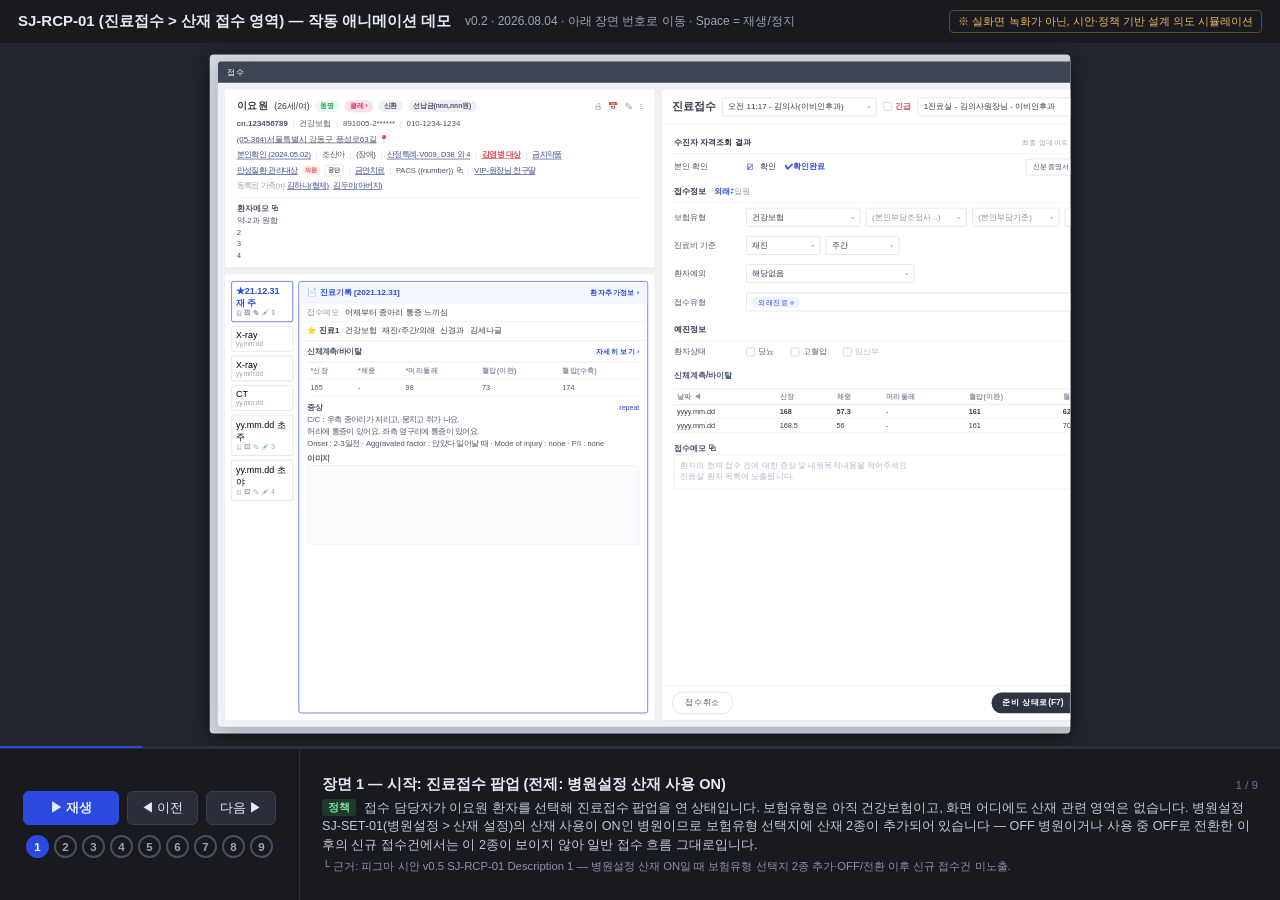
<file: sanj/sj-rcp-01/index.html>
<!DOCTYPE html>
<html lang="ko">
<head>
<meta charset="UTF-8">
<meta name="viewport" content="width=device-width, initial-scale=1.0">
<title>SJ-RCP-01 (진료접수 &gt; 산재 접수 영역) — 작동 애니메이션 데모 v0.2</title>
<style>
  :root{
    --gnb:#1E3EDB; --side:#3E4553; --blue:#2B4BE0; --tgl:#3D6AF5;
    --bg:#EFF1F5; --line:#E8EAF0; --line2:#ECEEF4; --txt:#333B4A;
    --dim:#8A93A5; --red:#E5484D; --panel:#F7F8FA; --sel:#DCE6FB;
  }
  *{margin:0;padding:0;box-sizing:border-box;}
  html,body{height:100%;}
  body{font-family:"Pretendard","Apple SD Gothic Neo","Malgun Gothic","Noto Sans KR",sans-serif;
    background:#22252c;color:var(--txt);display:flex;flex-direction:column;overflow:hidden;}

  /* ── 데모 헤더 ── */
  #demoHead{flex:0 0 auto;display:flex;align-items:center;gap:14px;padding:10px 18px;background:#181a20;color:#e8eaf2;}
  #demoHead .tit{font-size:15px;font-weight:700;}
  #demoHead .sub{font-size:12px;color:#9aa3b5;}
  #demoHead .warn{margin-left:auto;font-size:11px;color:#f0b45c;border:1px solid #5a4a2a;border-radius:4px;padding:3px 8px;}

  /* ── 스테이지 ── */
  #stageWrap{flex:1 1 auto;position:relative;overflow:hidden;display:flex;align-items:center;justify-content:center;background:#22252c;}
  #stage{position:relative;width:1444px;height:1010px;background:#D6DAE3;
    transform-origin:center center;box-shadow:0 8px 40px rgba(0,0,0,.5);border-radius:6px;overflow:hidden;}

  /* 접수 창 */
  #rwin{position:absolute;left:12px;top:10px;width:1420px;height:990px;background:#EFF1F5;border-radius:6px;
    box-shadow:0 10px 40px rgba(20,30,60,.25);display:flex;flex-direction:column;overflow:hidden;}
  #rtitle{flex:0 0 32px;background:var(--side);color:#fff;font-size:12.5px;display:flex;align-items:center;padding:0 14px;}
  #rtitle .wctl{margin-left:auto;display:flex;gap:14px;color:#C7CCD6;font-size:11px;}
  #rbody{flex:1 1 auto;display:flex;gap:10px;padding:10px;overflow:hidden;}

  /* ── 좌: 환자카드 ── */
  #lcol{flex:0 0 640px;display:flex;flex-direction:column;gap:10px;overflow:hidden;}
  .lcard{background:#fff;border-radius:4px;box-shadow:0 1px 3px rgba(30,40,70,.06);}
  #pcard{padding:14px 18px 10px;}
  #pcard .row2{display:flex;align-items:center;gap:8px;font-size:13px;flex-wrap:wrap;}
  #pcard .row2 .nm{font-size:15.5px;font-weight:800;}
  .badge{font-size:10px;font-weight:700;border-radius:9px;padding:2px 8px;}
  .badge.b1{background:#E9FBF0;color:#18A05A;}
  .badge.b2{background:#F9E0EA;color:#D6336C;}
  .badge.b3{background:#EEF0F5;color:#4A5468;}
  #pcard .icons{margin-left:auto;color:#8A93A5;font-size:12px;display:flex;gap:9px;}
  #pcard .row3{display:flex;align-items:center;gap:7px;margin-top:8px;font-size:11.8px;color:#4A5468;flex-wrap:wrap;}
  #pcard .dv{color:#D9DDE6;}
  #pcard .row4{display:flex;align-items:center;gap:7px;margin-top:7px;font-size:11.2px;flex-wrap:wrap;color:#4A5468;}
  #pcard .row4 a{color:#3B4B92;text-decoration:underline;text-underline-offset:2px;}
  #pcard .row4 .rd{color:var(--red);font-weight:700;text-decoration:underline;}
  .tagS{font-size:9px;border-radius:2px;padding:1px 4px;font-weight:700;}
  #pcard .fam{margin-top:7px;font-size:11.2px;color:#9AA3B5;}
  #pcard .fam a{color:#3B4B92;text-decoration:underline;}
  #pcard .memo{margin-top:9px;font-size:11.5px;color:#4A5468;border-top:1px solid var(--line2);padding-top:8px;line-height:1.5;}
  #pcard .memo .t{font-weight:700;}

  #lchart{flex:1 1 auto;display:flex;gap:8px;overflow:hidden;padding:10px;}
  #lside{flex:0 0 92px;display:flex;flex-direction:column;gap:6px;font-size:10.5px;color:#5A6478;}
  .lbtn{border:1px solid #D9DDE6;border-radius:3px;background:#fff;padding:5px 6px;text-align:left;}
  .lbtn .d{font-size:9.5px;color:#9AA3B5;}
  .lbtn.on{border-color:var(--blue);color:var(--blue);font-weight:700;}
  #lmain{flex:1 1 auto;border:1px solid var(--blue);border-radius:4px;overflow:hidden;display:flex;flex-direction:column;background:#fff;}
  #lmain .h{display:flex;align-items:center;padding:7px 12px;font-size:12px;font-weight:700;color:var(--blue);background:#F4F7FF;border-bottom:1px solid var(--line);}
  #lmain .h .sp{flex:1;}
  #lmain .h a{font-size:11px;color:var(--blue);font-weight:600;}
  #lmain .mm{display:flex;gap:8px;padding:6px 12px;font-size:11.5px;border-bottom:1px solid var(--line2);}
  #lmain .mm .lb{color:#8A93A5;}
  #lmain .body{flex:1 1 auto;overflow:hidden;padding:8px 12px;font-size:11.3px;line-height:1.55;color:#4A5468;}
  .vt{width:100%;border-collapse:collapse;font-size:10.8px;margin:5px 0 8px;}
  .vt th{color:#8A93A5;font-weight:600;border-top:1px solid #E2E5EC;border-bottom:1px solid #E2E5EC;padding:4px 5px;text-align:left;}
  .vt td{border-bottom:1px solid #F0F2F6;padding:4px 5px;}
  .bones{height:118px;background:#FAFBFD;border:1px solid var(--line2);border-radius:3px;display:flex;align-items:center;justify-content:center;color:#C3C9D6;font-size:22px;letter-spacing:6px;}

  /* ── 우: 진료접수 폼 ── */
  #rcol{flex:1 1 auto;background:#fff;border-radius:4px;box-shadow:0 1px 3px rgba(30,40,70,.06);display:flex;flex-direction:column;overflow:hidden;}
  #rhead{flex:0 0 52px;display:flex;align-items:center;gap:10px;padding:0 16px;border-bottom:1px solid var(--line);}
  #rhead .t{font-size:16px;font-weight:800;}
  .selBox{height:28px;border:1px solid #D9DDE6;border-radius:3px;font-size:12px;display:flex;align-items:center;justify-content:space-between;padding:0 8px;background:#fff;color:var(--txt);gap:8px;position:relative;}
  .selBox .car{color:#8A93A5;font-size:10px;}
  .selBox.dis{background:#F2F4F8;color:#B4BAC8;border-color:#E4E7EE;}
  .selBox.err{border-color:var(--red);box-shadow:0 0 0 1px rgba(229,72,77,.25);}
  #rhead .urgent{display:flex;align-items:center;gap:4px;font-size:12px;color:var(--red);font-weight:700;}
  #rform{flex:1 1 auto;overflow-y:auto;padding:10px 18px 6px;}
  #rform::-webkit-scrollbar{width:6px;}
  #rform::-webkit-scrollbar-thumb{background:#C9CEDA;border-radius:3px;}
  .secRow{display:flex;align-items:center;padding:8px 0;border-bottom:1px solid var(--line2);font-size:12.3px;}
  .secRow .lb{width:88px;flex:0 0 88px;color:#4A5468;font-weight:600;}
  .lnkB{color:var(--blue);font-weight:700;font-size:12px;}
  .frow{display:flex;align-items:center;gap:8px;padding:7px 0;font-size:12.3px;position:relative;}
  .frow .lb{width:100px;flex:0 0 100px;color:#4A5468;}
  .inp{height:28px;border:1px solid #D9DDE6;border-radius:3px;font-size:12px;padding:0 8px;color:var(--txt);background:#fff;display:flex;align-items:center;overflow:hidden;}
  .inp .ph{color:#B4BAC8;}
  .cal{color:#8A93A5;font-size:12px;margin-left:3px;}
  .req{color:var(--red);}
  .hintR{font-size:10px;color:#B4BAC8;}
  .btnGhostS{border:1px solid #D9DDE6;background:#fff;border-radius:3px;font-size:11px;color:#4A5468;padding:4px 9px;}
  .btnDarkS{border:none;background:#3A4254;color:#fff;border-radius:3px;font-size:11px;padding:5px 10px;}

  /* 산재 정보 영역 */
  #sjArea{overflow:hidden;max-height:0;opacity:0;transition:max-height .35s ease,opacity .35s ease;}
  #sjArea.open{max-height:560px;opacity:1;}
  #sjHead2{display:flex;align-items:center;gap:10px;padding:10px 0 4px;font-size:13px;font-weight:800;}
  #aftSub2{overflow:hidden;max-height:0;opacity:0;transition:max-height .3s ease,opacity .3s ease;background:var(--panel);border-radius:4px;padding:0 12px;}
  #aftSub2.open{max-height:250px;opacity:1;padding:4px 12px 8px;}
  .mgmt{border:1px solid #D9DDE6;border-radius:3px;min-height:40px;font-size:11.8px;line-height:1.5;padding:6px 8px;background:#fff;flex:1;}
  .cnt{text-align:right;font-size:10px;color:#8A93A5;margin-top:2px;}
  .tgl{width:31px;height:18px;border-radius:9px;background:#C3C9D6;position:relative;transition:background .25s;flex:0 0 auto;}
  .tgl::after{content:"";position:absolute;top:2px;left:2px;width:14px;height:14px;border-radius:50%;background:#fff;transition:left .25s;box-shadow:0 1px 2px rgba(0,0,0,.25);}
  .tgl.on{background:var(--tgl);}
  .tgl.on::after{left:15px;}
  .tglTxt{color:#6A7386;font-size:12px;margin-left:7px;}

  /* 보험유형 풀다운 */
  #insMenu{position:absolute;top:29px;left:0;width:220px;background:#fff;border:1px solid #C9CEDA;border-radius:4px;
    box-shadow:0 10px 34px rgba(20,30,60,.22);display:none;z-index:56;font-size:12px;}
  #insMenu.open{display:block;}
  #insMenu div{padding:6px 12px;}
  #insMenu div.cur{color:var(--blue);font-weight:700;}
  #insMenu div.nw{color:var(--txt);}
  #insMenu div.hov{background:#EEF2FF;color:var(--blue);font-weight:700;}

  /* 간병범위 풀다운 (1~10 정의 전문) — 위로 펼침(영역 클리핑 회피), 선택지 자체가 정의 전문 */
  #careMenu{position:absolute;bottom:31px;right:0;width:440px;background:#fff;border:1px solid #C9CEDA;border-radius:4px;
    box-shadow:0 10px 34px rgba(20,30,60,.22);display:none;z-index:56;font-size:11.6px;line-height:1.5;}
  #careMenu.open{display:block;}
  #careMenu div{padding:5px 12px;}
  #careMenu div.hov{background:#EEF2FF;color:var(--blue);font-weight:700;}
  .errMsg{color:var(--red);font-size:10.5px;margin-top:2px;display:none;}
  .errMsg.show{display:block;}

  /* 예진정보/메모/푸터 */
  .chk{display:inline-flex;align-items:center;gap:5px;color:#5A6478;margin-right:16px;}
  .cbx{width:13px;height:13px;border:1.5px solid #C3C9D6;border-radius:2px;background:#fff;}
  #rfoot{flex:0 0 52px;border-top:1px solid var(--line);display:flex;align-items:center;padding:0 16px;gap:8px;}
  .btnGhost{border:1px solid #D9DDE6;background:#fff;border-radius:15px;font-size:12.5px;padding:7px 18px;color:#4A5468;}
  .btnDark2{border:none;background:#2E3442;color:#fff;border-radius:15px;font-size:12.5px;padding:7px 16px;font-weight:600;display:flex;align-items:center;gap:8px;}
  .btnBlue{border:none;background:var(--blue);color:#fff;border-radius:15px;font-size:12.5px;padding:7px 20px;font-weight:700;}
  #rfoot .sp{flex:1;}

  /* (v0.2) 기본정보 불러오기 팝업 — 산업재해보험 정보 리스트 */
  #loadOvl{position:absolute;inset:0;background:rgba(20,25,40,.35);display:none;z-index:60;}
  #loadOvl.open{display:block;}
  #loadPopup{position:absolute;left:50%;top:50%;transform:translate(-50%,-52%);width:1060px;background:#fff;border-radius:4px;
    box-shadow:0 14px 50px rgba(0,0,0,.35);z-index:61;display:none;}
  #loadPopup.open{display:block;}
  #loadPopup.pop-anim{animation:popIn .3s ease;}
  @keyframes popIn{from{opacity:0;transform:translate(-50%,-49%) scale(.97);}to{opacity:1;transform:translate(-50%,-52%) scale(1);}}
  #loadTitle{height:32px;background:var(--side);color:#fff;font-size:12.5px;display:flex;align-items:center;padding:0 12px;border-radius:4px 4px 0 0;}
  #loadTitle .wctl{margin-left:auto;display:flex;gap:14px;color:#C7CCD6;font-size:11px;}
  #loadBody{padding:16px 22px 8px;}
  #loadHead{display:flex;align-items:center;margin-bottom:10px;}
  #loadHead .t{font-size:13.5px;font-weight:800;}
  #loadTbl{width:100%;border-collapse:collapse;font-size:11.8px;}
  #loadTbl th{color:#7A8398;font-weight:600;text-align:left;padding:8px 6px;border-top:1px solid #E2E5EC;border-bottom:1px solid #E2E5EC;white-space:nowrap;}
  #loadTbl td{padding:8px 6px;border-bottom:1px solid #F0F2F6;vertical-align:top;}
  .lchk{width:14px;height:14px;border:1.5px solid #C3C9D6;border-radius:2px;background:#fff;display:inline-block;position:relative;}
  .lchk.on{background:var(--blue);border-color:var(--blue);}
  .lchk.on::after{content:"✓";position:absolute;left:1.5px;top:-2px;color:#fff;font-size:10.5px;font-weight:700;}
  #loadFoot{border-top:1px solid var(--line);padding:12px 18px;display:flex;justify-content:flex-end;gap:8px;}
  .ldet{background:#F7F8FA;border-radius:4px;padding:10px 14px;}
  .ldetGrid{display:grid;grid-template-columns:170px 80px 140px 90px 1fr;column-gap:16px;font-size:11.2px;}
  .ldetGrid .h{color:#8A93A5;font-weight:600;margin-bottom:5px;}

  /* 토스트/커서 */
  #toast{position:absolute;left:50%;bottom:60px;transform:translateX(-50%);background:#2E3442;color:#fff;font-size:13px;
    border-radius:20px;padding:10px 24px;opacity:0;transition:opacity .3s;z-index:70;pointer-events:none;}
  #toast.show{opacity:1;}
  #stage.noanim *{transition:none !important;animation:none !important;}
  #cursor{position:absolute;z-index:80;width:26px;height:30px;transition:left .3s cubic-bezier(.4,.1,.2,1),top .3s cubic-bezier(.4,.1,.2,1);
    opacity:0;pointer-events:none;filter:drop-shadow(0 2px 3px rgba(0,0,0,.4));}
  #cursor.vis{opacity:1;}
  #clickFx{position:absolute;z-index:79;width:36px;height:36px;border-radius:50%;border:3px solid var(--tgl);opacity:0;pointer-events:none;}
  #clickFx.go{animation:cfx .3s ease-out;}
  @keyframes cfx{0%{opacity:.85;transform:scale(.3);}100%{opacity:0;transform:scale(1.5);}}

  /* ── 하단 패널 ── */
  #panel{flex:0 0 152px;background:#181a20;border-top:1px solid #2c2f38;display:flex;color:#E8EAF2;}
  #ctrls{flex:0 0 300px;display:flex;flex-direction:column;align-items:center;justify-content:center;gap:10px;border-right:1px solid #2c2f38;padding:10px;}
  #ctrls .row{display:flex;gap:8px;}
  .cbtn{background:#2A2E3A;border:1px solid #3A3F4E;color:#E8EAF2;border-radius:6px;font-size:13px;padding:7px 13px;cursor:pointer;white-space:nowrap;}
  .cbtn:hover{background:#343A49;}
  .cbtn.play{background:var(--blue);border-color:var(--blue);font-weight:700;min-width:96px;}
  #stepNums{display:flex;gap:5px;align-items:center;flex-wrap:wrap;justify-content:center;}
  .snum{width:23px;height:23px;border-radius:50%;border:2px solid #4A4F5E;color:#9AA3B5;font-size:11.5px;font-weight:700;
    display:flex;align-items:center;justify-content:center;cursor:pointer;background:transparent;}
  .snum.done{border-color:#7c8296;color:#c3c9d8;}
  .snum.act{border-color:var(--blue);color:#fff;background:var(--blue);}
  #subtt{flex:1;padding:12px 22px;display:flex;flex-direction:column;justify-content:center;gap:5px;overflow:hidden;}
  #stTitle{font-size:14.5px;font-weight:700;display:flex;align-items:center;gap:9px;}
  #stBody{font-size:12.6px;color:#C3C9D8;line-height:1.45;}
  #stBasis{font-size:11.3px;color:#8A93A5;}
  .tag{display:inline-block;font-size:10.5px;border-radius:3px;padding:1px 6px;margin-right:5px;font-weight:700;vertical-align:1px;}
  .tag.pol{background:#1e3a2a;color:#7ee2a8;}
  .tag.conf{background:#3a2a1e;color:#f0b45c;}
  .tag.fix{background:#3a1e2a;color:#f08ca8;}
  .tag.prop{background:#1e2a3a;color:#7ec2f0;}
  #prog{height:3px;background:#2c2f38;}
  #progIn{height:100%;background:var(--blue);width:0;transition:width .3s;}
</style>
</head>
<body>

<div id="demoHead">
  <span class="tit">SJ-RCP-01 (진료접수 &gt; 산재 접수 영역) — 작동 애니메이션 데모</span>
  <span class="sub">v0.2 · 2026.08.04 · 아래 장면 번호로 이동 · Space = 재생/정지</span>
  <span class="warn">※ 실화면 녹화가 아닌, 시안·정책 기반 설계 의도 시뮬레이션</span>
</div>

<div id="stageWrap">
  <div id="stage">
    <div id="rwin">
      <div id="rtitle">접수<span class="wctl"><span>—</span><span>▢</span><span>✕</span></span></div>
      <div id="rbody">

        <!-- 좌: 환자카드 -->
        <div id="lcol">
          <div class="lcard" id="pcard">
            <div class="row2">
              <span class="nm">이요원</span><span>(26세/여)</span>
              <span class="badge b1">동명</span><span class="badge b2">클레 ›</span><span class="badge b3">신환</span><span class="badge b3">선납금(nnn,nnn원)</span>
              <span class="icons"><span>🖨</span><span>📅</span><span>✎</span><span>⋮</span></span>
            </div>
            <div class="row3">
              <span><b>cn.123456789</b></span><span class="dv">|</span><span>건강보험</span><span class="dv">|</span><span>891005-2******</span><span class="dv">|</span><span>010-1234-1234</span>
            </div>
            <div class="row3"><span><u>(05-364)서울특별시 강동구 풍성로63길</u> 📍</span></div>
            <div class="row4">
              <a>본인확인 (2024.05.02)</a><span class="dv">|</span><span>조산아</span><span class="dv">|</span><span>{장애}</span><span class="dv">|</span>
              <a>산정특례-V009, D38 외 4</a><span class="dv">|</span><span class="rd">감염병 대상</span><span class="dv">|</span><a>금지약품</a>
            </div>
            <div class="row4">
              <a>만성질환 관리대상</a><span class="tagS" style="background:#FDECEC;color:#E5484D;">의원</span><span class="tagS" style="background:#fff;color:#4A5468;border:1px solid #D9DDE6;">공단</span><span class="dv">|</span>
              <a>금연치료</a><span class="dv">|</span><span>PACS ({number}) ⧉</span><span class="dv">|</span><a>VIP-원장님 친구딸</a>
            </div>
            <div class="fam">등록된 가족(n) <a>김하나(형제)</a>, <a>김두이(아버지)</a></div>
            <div class="memo"><span class="t">환자메모 ⧉</span><br>약-2과 원함<br>2<br>3<br>4</div>
          </div>

          <div class="lcard" id="lchart">
            <div id="lside">
              <button class="lbtn on">★21.12.31 재 주<div class="d">김 🖼 ✎ 💉 3</div></button>
              <button class="lbtn">X-ray<div class="d">yy.mm.dd</div></button>
              <button class="lbtn">X-ray<div class="d">yy.mm.dd</div></button>
              <button class="lbtn">CT<div class="d">yy.mm.dd</div></button>
              <button class="lbtn">yy.mm.dd 초 주<div class="d">김 🖼 ✎ 💉 3</div></button>
              <button class="lbtn">yy.mm.dd 초 야<div class="d">김 🖼 ✎ 💉 4</div></button>
            </div>
            <div id="lmain">
              <div class="h">📄 진료기록 [2021.12.31]<span class="sp"></span><a>환자추가정보 ›</a></div>
              <div class="mm"><span class="lb">접수메모</span><span>어제부터 종아리 통증 느끼심</span></div>
              <div class="mm"><span>⭐ <b>진료1</b></span><span>건강보험</span><span>재진/주간/외래</span><span>신경과</span><span>김세나글</span></div>
              <div class="body">
                <b>신체계측/바이탈</b> <span style="float:right;color:var(--blue);font-size:10.5px;font-weight:600;">자세히 보기 ›</span>
                <table class="vt"><thead><tr><th>*신장</th><th>*체중</th><th>*머리둘레</th><th>혈압(이완)</th><th>혈압(수축)</th></tr></thead>
                <tbody><tr><td>165</td><td>-</td><td>98</td><td>73</td><td>174</td></tr></tbody></table>
                <b>증상</b> <span style="float:right;color:var(--blue);font-size:10.5px;">repeat</span><br>
                C/C : 우측 종아리가 저리고, 뭉치고 쥐가 나요.<br>
                허리에 통증이 있어요. 좌측 옆구리에 통증이 있어요.<br>
                Onset : 2-3일전 · Aggravated factor : 앉았다 일어날 때 · Mode of injury : none · P/I : none
                <div style="margin-top:6px;"><b>이미지</b></div>
                <div class="bones"></div>
              </div>
            </div>
          </div>
        </div>

        <!-- 우: 진료접수 폼 -->
        <div id="rcol">
          <div id="rhead">
            <span class="t">진료접수</span>
            <div class="selBox" style="width:230px;">오전 11:17 - 김의사(이비인후과)<span class="car">▾</span></div>
            <span class="urgent"><span class="cbx"></span>긴급</span>
            <div class="selBox" style="width:250px;">1진료실 - 김의사원장님 - 이비인후과<span class="car">▾</span></div>
          </div>
          <div id="rform">
            <div class="secRow"><span style="font-weight:700;">수진자 자격조회 결과</span><span style="margin-left:auto;font-size:11px;color:#9AA3B5;">최종 업데이트 : yyyy.mm.dd hh:mm:ss ↻</span></div>
            <div class="frow"><span class="lb">본인 확인</span><span style="color:var(--blue);">☑</span> 확인 <a class="lnkB" style="margin-left:6px;">✔확인완료</a>
              <span style="margin-left:auto;display:flex;gap:6px;"><button class="btnGhostS">신분증명서 유형</button><button class="btnDarkS">QR코드 스캔</button></span></div>
            <div class="secRow"><span style="font-weight:700;">접수정보</span><span style="margin-left:12px;color:var(--blue);font-weight:600;">외래</span> ⇄ <span style="color:#8A93A5;">입원</span>
              <span style="margin-left:auto;font-size:11px;color:#3B4B92;text-decoration:underline;">건강검진 대상자 ↻</span></div>

            <div class="frow">
              <span class="lb">보험유형</span>
              <div style="position:relative;">
                <div class="selBox" id="insSel" style="width:170px;"><span id="insVal">건강보험</span><span class="car">▾</span></div>
                <div id="insMenu"></div>
              </div>
              <!-- (v0.2) [확정 08.04 — 실서비스 확인] 우측 옵션 풀다운은 산재 선택 시에도 비활성화하지 않고 그대로 유지 -->
              <div class="selBox" style="width:150px;"><span style="color:#8A93A5;">(본인부담조정사...)</span><span class="car">▾</span></div>
              <div class="selBox" style="width:130px;"><span style="color:#8A93A5;">(본인부담기준)</span><span class="car">▾</span></div>
              <div class="selBox" style="width:110px;"><span style="color:#B4BAC8;">(선택기관)</span><span class="car">▾</span></div>
            </div>
            <div class="frow"><span class="lb">진료비 기준</span>
              <div class="selBox" style="width:110px;">재진<span class="car">▾</span></div>
              <div class="selBox" style="width:110px;">주간<span class="car">▾</span></div>
            </div>
            <div class="frow"><span class="lb">환자예외</span><div class="selBox" style="width:250px;">해당없음<span class="car">▾</span></div></div>
            <div class="frow"><span class="lb">접수유형</span><div class="selBox" style="flex:1;"><span><span style="background:#EEF2FF;color:var(--blue);border-radius:10px;padding:2px 9px;font-size:11px;">외래진료 ⊗</span></span><span class="car">▾</span></div></div>

            <!-- 산업재해보험 정보 영역 -->
            <div id="sjArea">
              <div id="sjHead2">산업재해보험 정보 <button class="btnGhostS" id="btnLoad">기본정보 불러오기</button></div>
              <div class="frow">
                <span class="lb">재해일자<span class="req">*</span></span>
                <div class="inp" id="rDate" style="width:140px;"><span class="ph" id="rDatePh">yyyy.mm.dd</span><span id="rDateVal"></span></div><span class="cal">📅</span>
                <span style="width:14px;"></span>
                <span class="lb" style="width:96px;flex:0 0 96px;">소속사업장명<span class="req">*</span></span>
                <div class="inp" id="rComp" style="width:170px;"><span class="ph" id="rCompPh">최대 50자</span><span id="rCompVal"></span></div>
              </div>
              <div class="frow">
                <span class="lb">사업장 관리번호</span>
                <div class="inp" id="rNum" style="width:140px;"><span class="ph" id="rNumPh">숫자 11자리</span><span id="rNumVal"></span></div>
                <span style="width:14px;"></span>
                <span class="lb" style="width:96px;flex:0 0 96px;">승인상병</span>
                <div class="inp" id="rDx" style="width:170px;"><span style="color:#8A93A5;margin-right:4px;">🔍</span><span class="ph" id="rDxPh">상병 검색</span><span id="rDxVal" style="white-space:nowrap;overflow:hidden;text-overflow:ellipsis;max-width:130px;display:block;"></span></div>
              </div>
              <div class="frow">
                <span class="lb">요양기간 시작일</span>
                <div class="inp" id="rStart" style="width:140px;"><span class="ph" id="rStartPh">yyyy.mm.dd</span><span id="rStartVal"></span></div><span class="cal">📅</span>
                <span style="width:14px;"></span>
                <span class="lb" style="width:96px;flex:0 0 96px;">요양기간 종료일</span>
                <div class="inp" id="rEnd" style="width:140px;"><span class="ph" id="rEndPh">yyyy.mm.dd</span><span id="rEndVal"></span></div><span class="cal">📅</span>
              </div>
              <div class="frow"><span class="lb">후유증상 상태</span><div class="tgl" id="aftTgl2"></div><span class="tglTxt" id="aftTxt2">OFF</span></div>
              <div id="aftSub2">
                <div class="frow">
                  <span class="lb">유효기간</span>
                  <div class="inp" style="width:125px;"><span id="rEff1"></span></div><span class="cal">📅</span>
                  <span style="color:#8A93A5;">~</span>
                  <div class="inp" style="width:125px;"><span id="rEff2"></span></div><span class="cal">📅</span>
                </div>
                <div class="frow">
                  <span class="lb">증상구분</span><div class="selBox" style="width:100px;"><span id="rGrade">주증상</span><span class="car">▾</span></div>
                  <span class="lb" style="width:82px;flex:0 0 82px;margin-left:8px;">후유증상코드</span><div class="inp" style="width:90px;"><span id="rCode"></span></div>
                  <span class="lb" style="width:46px;flex:0 0 46px;margin-left:8px;">치유일</span><div class="inp" style="width:112px;"><span id="rCure"></span></div><span class="cal">📅</span>
                </div>
                <div class="frow" style="align-items:flex-start;">
                  <span class="lb" style="padding-top:5px;">관리내용</span>
                  <div style="flex:1;">
                    <div class="mgmt" id="rMgmt"></div>
                    <div class="cnt" id="rCnt"></div>
                  </div>
                </div>
              </div>
              <!-- 간병인정보 -->
              <div class="frow">
                <span class="lb">간병 제공유무</span><div class="tgl" id="careTgl"></div><span class="tglTxt" id="careTxt">OFF</span>
                <span class="lb" id="careLbl" style="width:64px;flex:0 0 64px;margin-left:16px;color:#B4BAC8;">간병범위</span>
                <div style="position:relative;">
                  <div class="selBox dis" id="careSel" style="width:220px;"><span class="ph" id="carePh">간병의 범위</span><span id="careVal" style="white-space:nowrap;overflow:hidden;text-overflow:ellipsis;max-width:180px;display:block;"></span><span class="car">▾</span></div>
                  <div id="careMenu"></div>
                  <div class="errMsg" id="eCare">간병범위를 선택해 주세요. (간병 제공 ON 시 필수)</div>
                </div>
              </div>
            </div>

            <div class="secRow" style="margin-top:4px;"><span style="font-weight:700;">예진정보</span></div>
            <div class="frow"><span class="lb">환자상태</span>
              <span class="chk"><span class="cbx"></span>당뇨</span><span class="chk"><span class="cbx"></span>고혈압</span><span class="chk" style="color:#B4BAC8;"><span class="cbx"></span>임신부</span></div>
            <div class="frow" style="padding-bottom:2px;"><span class="lb" style="font-weight:600;">신체계측/바이탈</span><span style="margin-left:auto;"><button class="btnGhostS">+추가</button></span></div>
            <table class="vt"><thead><tr><th>날짜 ◀</th><th>신장</th><th>체중</th><th>머리둘레</th><th>혈압(이완)</th><th>혈압(수축)</th></tr></thead>
            <tbody>
              <tr><td>yyyy.mm.dd</td><td><b>168</b></td><td><b>57.3</b></td><td>-</td><td><b>161</b></td><td><b>62</b></td></tr>
              <tr><td>yyyy.mm.dd</td><td>168.5</td><td>56</td><td>-</td><td>161</td><td>70</td></tr>
            </tbody></table>
            <div class="frow" style="padding-bottom:0;"><span class="lb" style="font-weight:600;">접수메모 ⧉</span><span style="margin-left:auto;color:#8A93A5;">⚙ ⋯</span></div>
            <div style="border:1px solid var(--line);border-radius:3px;min-height:52px;padding:7px 9px;font-size:11.5px;color:#B4BAC8;line-height:1.5;margin-bottom:8px;">
              환자의 현재 접수 건에 대한 증상 및 내원목적내용을 적어주세요<br>진료실 환자 목록에 노출됩니다.
            </div>
          </div>
          <div id="rfoot">
            <button class="btnGhost">접수취소</button>
            <span class="sp"></span>
            <button class="btnDark2">준비 상태로(F7) <span style="border-left:1px solid #4A5060;padding-left:8px;">▾</span></button>
            <button class="btnBlue" id="btnF8">접수(F8)</button>
          </div>
        </div>

      </div>
    </div>

    <!-- (v0.2) 기본정보 불러오기 팝업 -->
    <div id="loadOvl"></div>
    <div id="loadPopup">
      <div id="loadTitle">산업재해보험 정보<span class="wctl"><span>—</span><span>▢</span><span>✕</span></span></div>
      <div id="loadBody">
        <div id="loadHead"><span class="t">산업재해보험 리스트</span><button class="btnDarkS" style="margin-left:auto;">추가</button></div>
        <table id="loadTbl">
          <thead><tr>
            <th style="width:40px;">적용</th><th style="width:86px;">재해일자</th><th>소속사업장명</th><th style="width:106px;">사업장 관리번호</th>
            <th style="width:160px;">승인 상병</th><th style="width:92px;">요양기간 시작일</th><th style="width:92px;">요양기간 종료일</th>
            <th style="width:78px;">후유증상 상태</th><th style="width:46px;">관리</th>
          </tr></thead>
          <tbody id="loadBody2"></tbody>
        </table>
      </div>
      <div id="loadFoot"><button class="btnGhost" id="btnLoadCancel">취소</button><button class="btnBlue" id="btnApply">적용</button></div>
    </div>

    <div id="toast"></div>
    <div id="clickFx"></div>
    <div id="cursor"><svg viewBox="0 0 26 30" width="26" height="30"><path d="M3 1 L3 23 L9 18 L13 28 L17 26 L13 16.5 L21 16 Z" fill="#fff" stroke="#222" stroke-width="1.6"/></svg></div>
  </div>
</div>

<div id="prog"><div id="progIn"></div></div>
<div id="panel">
  <div id="ctrls">
    <div class="row">
      <button class="cbtn play" id="btnPlay">▶ 재생</button>
      <button class="cbtn" id="btnPrev">◀ 이전</button>
      <button class="cbtn" id="btnNext">다음 ▶</button>
    </div>
    <div id="stepNums"></div>
  </div>
  <div id="subtt">
    <div id="stTitle"></div>
    <div id="stBody"></div>
    <div id="stBasis"></div>
  </div>
</div>

<script>
"use strict";
/* ═══════ 더미 데이터 ═══════ */
/* 원본 = SJ-PAT-01 데모에서 등록한 이요원의 산재정보 (동일 원장·검산 정합) */
const D = {
  date:"2024-05-07", comp:"포스코건설(주)", num:"987-45-678900",
  dx:"골수증식병에서의 이차성 골수섬유증",
  start:"2024-10-31", end:"2024-12-10",
  eff1:"2024-05-10", eff2:"2024-10-31", code:"M511", cure:"2024-05-10",  /* 치유일: RCP 컷은 2024-11-10 — 컷 간 불일치 [교정], PAT-02 값으로 통일 */
  mgmt:"요추 제4-5간 추간판 탈출증 환자로, 치유일 이후 발생한 하지 방사통 및 간헐적 요통 증상에 대한 합병증 예방 관리."
};
const INS_LIST = ["건강보험","차상위1종","차상위2종","의료급여1종","의료급여2종","전액본인부담","급여제한","일반(비보험)","자동차보험","자동차보험 전액본인부담","산업재해보험","산업재해보험 전액본인부담"];
/* 간병범위 1~10 — 풀다운 선택지 자체가 정의 전문 (장표 3-1 블록 그대로) */
const CARE_LIST = [
 "1. 두 손의 손가락을 모두 잃거나 사용하지 못하게 되어 혼자 힘으로 식사를 할 수 없는 사람",
 "2. 두 눈의 실명 등으로 일상생활에 필요한 동작을 혼자 힘으로 할 수 없는 사람",
 "3. 뇌의 손상으로 정신이 혼미하거나 착란을 일으켜 일상생활에 필요한 동작을 혼자 힘으로 할 수 없는 사람",
 "4. 신경계통 또는 정신의 장해로 의사소통을 할 수 없는 등 치료에 뚜렷한 지장이 있는 사람",
 "5. 체표면적의 35퍼센트 이상에 걸친 화상을 입어 수시로 적절한 조치를 할 필요가 있는 사람",
 "6. 골절로 인한 견인장치 또는 석고붕대 등을 하여 일상생활에 필요한 동작을 혼자 힘으로 할 수 없는 사람",
 "7. 하반신 마비 등으로 배뇨·배변을 제대로 하지 못하거나 욕창 방지를 위하여 수시로 체위를 변경 시킬 필요가 있는 사람",
 "8. 업무상 질병으로 신체가 몹시 허약하여 일상생활에 필요한 동작을 혼자 힘으로 할 수 없는 사람",
 "9. 수술 등으로 일정 기간 거동이 제한되어 일상생활에 필요한 동작을 혼자 힘으로 할 수 없는 사람",
 "10. 그 밖에 부상·질병 상태가 제1호부터 제9호까지의 규정에 준하는 사람"
];

/* (v0.2) 기본정보 불러오기 팝업의 리스트 — 이요원의 산재정보 원본들 (검산 정합: 1행 = PAT-01/02 데모 등록 건) */
const LOAD_ROWS = [
 {date:D.date, comp:D.comp, num:D.num, dx:D.dx, start:D.start, end:D.end, aft:"있음"},
 {date:"2023-03-02", comp:"포스코건설(주)", num:"987-45-678900", dx:"상세불명의 골수염", start:"2023-03-10", end:"2023-06-30", aft:"없음"}
];

/* ═══════ 상태 모델 ═══════ */
function baseState(){ return {
  ins:"건강보험", insMenu:false,
  sjArea:false, filled:false,
  loadPopup:null,       // null | {checked:-1|0|1, det:false}  (v0.2 — 기본정보 불러오기 팝업)
  aft:false,            // 후유증상 토글 ([적용] 시 원본 값 ON 로드)
  care:false, careRange:"", careMenu:false, careErr:false,
  toast:""
};}
const clone = s => JSON.parse(JSON.stringify(s));

/* ═══════ 장면(Scene) 정의 ═══════ */
const STEPS = [
 {title:"장면 1 — 시작: 진료접수 팝업 (전제: 병원설정 산재 사용 ON)",
  tags:["pol"], body:"접수 담당자가 이요원 환자를 선택해 진료접수 팝업을 연 상태입니다. 보험유형은 아직 건강보험이고, 화면 어디에도 산재 관련 영역은 없습니다. 병원설정 SJ-SET-01(병원설정 > 산재 설정)의 산재 사용이 ON인 병원이므로 보험유형 선택지에 산재 2종이 추가되어 있습니다 — OFF 병원이거나 사용 중 OFF로 전환한 이후의 신규 접수건에서는 이 2종이 보이지 않아 일반 접수 흐름 그대로입니다.",
  basis:"└ 근거: 피그마 시안 v0.5 SJ-RCP-01 Description 1 — 병원설정 산재 ON일 때 보험유형 선택지 2종 추가·OFF/전환 이후 신규 접수건 미노출.",
  mut(s){}},

 {title:"장면 2 — 보험유형 풀다운: 산재 2종 확인 → '산업재해보험' 선택",
  tags:["pol"], body:"보험유형 풀다운을 열면 목록 맨 아래에 산재 2종이 있습니다. '산업재해보험' = 승인 후 환자(Case C) — 급여는 전액 공단부담, 비급여는 전액 환자부담. '산업재해보험 전액본인부담' = 승인 전이지만 산재가 명확한 환자(Case B) — 전액 환자 결제 후 승인 시 공단 환급(별지10). 시스템에 '승인' 필드는 없으므로 이 선택 자체가 Case 판정 키입니다. 여기서는 승인 후 재내원 환자로 보고 '산업재해보험'을 선택합니다.",
  basis:"└ 근거: 시안 v0.5 SJ-RCP-01 Description 1·1-1 풀다운 / UC-00 — Case 판정 키 = 접수 보험유형 선택.",
  mut(s){ s.ins="산업재해보험"; }},

 {title:"장면 3 — 산재 유형 선택 효과: 산업재해보험 정보 영역 노출",
  tags:["pol"], body:"산재 유형을 선택하면 하단에 산업재해보험 정보 영역이 새로 나타납니다(외래/입원 동일 노출). 아직 필드는 비어 있습니다. [확정 08.04 — 실서비스 확인] 보험유형 우측의 옵션 풀다운((본인부담조정사유)·(본인부담기준)·(선택기관))은 산재 유형을 선택해도 비활성화되지 않고 그대로 유지됩니다 — 장표 Description의 \"건강보험 전용 옵션 비활성 처리\" 기재는 실서비스와 달라 교정 대상입니다.",
  basis:"└ 근거: 실화면 캡처(08.04, 기획 제공) — 옵션 풀다운 유지 / 시안 v0.5 SJ-RCP-01 Description 1·2 — 유형 선택 시 하단 정보 영역 노출.",
  mut(s){ s.sjArea=true; }},

 {title:"장면 4 — [기본정보 불러오기]: 팝업에서 원본 선택 → [적용] → 필드 기입",
  tags:["pol"], body:"[확정 08.04 — 실서비스 확인] [기본정보 불러오기]를 누르면 '산업재해보험 정보' 팝업이 열리고, 이 환자의 산재정보 원본들이 리스트로 나옵니다(컬럼은 환자 상세 목록과 동일, [추가]로 신규 등록도 가능). 후유증상 '있음' 행을 클릭하면 하위 상세가 펼쳐져 내용을 확인할 수 있습니다. 적용할 건 — 환자 상세(SJ-PAT-01)에서 등록한 진행중 원본(포스코건설) — 에 체크하고 [적용]을 누르면 팝업이 닫히며 접수 화면 필드에 값이 기입되고, 후유증상 상태도 원본 값 ON과 하위 정보까지 함께 로드됩니다. 중요한 것: 이 영역은 원본의 '뷰+에디터'라서 여기서 값을 고치면 원본이 수정되고 매핑된 접수·진료·청구 전체에 전파(Sync)됩니다 — 이 접수 건만 다르게 하는 오버라이드는 성립하지 않습니다. 원본이 없는 환자라면 빈 필드에 신규 입력하며, 접수 완료 시 원본이 자동 생성됩니다(등록 경로 ②). ※ 장표 Description 2의 \"접수 시 자동 선택·자동 기입\" 기재와 실서비스 흐름(불러오기 팝업 경유)의 관계는 장표 정리 시 함께 교정 필요.",
  basis:"└ 근거: 실화면 캡처(08.04, 기획 제공) — 기본정보 불러오기 팝업·체크 후 [적용] / 시안 v0.5 SJ-RCP-01 Description 2 — 뷰+에디터(Sync 전파)·신규 입력 = 등록 경로 ② / UC-00 — 원본-매핑-전파.",
  mut(s){ s.filled=true; s.aft=true; }},

 {title:"장면 5 — 후유증상 토글 OFF↔ON: 접수의 토글 = 원본 편집",
  tags:["pol","prop"], body:"후유증상 상태 토글을 꺼 봅니다 — 하위 정보가 접힙니다. 이것은 이 접수 건에서만 숨기는 것이 아니라 \"이 환자는 현재 후유증상 관리 대상이 아니다\"라는 원본 사실 데이터의 수정이며, 매핑된 접수·진료·청구 전체에 전파되고 원외처방전 보험구분도 5(산재 후유증상)→3(산재)으로 복귀합니다. 단, OFF 전환 시 하위 값은 삭제되지 않고 보존되어 재ON 시 복원됩니다 — 다시 켜서 원상복귀합니다. [제안] 저장 전 \"수정 시 연결된 기록에 반영됩니다\" 인지 장치 노출.",
  basis:"└ 근거: 시안 v0.5 SJ-RCP-01 Description 5 — 토글 = 원본 편집·전파, 보험구분 [5]→[3] 복귀(01_1 §서류)·하위 값 보존·재ON 복원·인지 장치 [제안].",
  mut(s){ /* OFF→ON 왕복, 최종 ON 유지 */ }},

 {title:"장면 6 — 간병 제공유무 ON: 병원 단위·건 단위 층위 구분",
  tags:["pol","conf"], body:"간병인정보는 병원설정의 간병제공유무가 ON인 병원에서만 보입니다(병원 단위 = 영역 노출 조건). 접수의 간병 제공유무는 이 접수 건에 간병을 적용하는가의 건 단위 값으로 층위가 다르며, 명세서 간병범위의 출처가 바로 '접수에 설정한 간병범위'라서 건 단위 값이 필수 구조입니다. 간병은 환자 원본과 무관한 접수 전용 필드 — OFF는 숨김이 아니라 사실 값이며 해당 건 명세서에 간병범위·간병료가 산출되지 않습니다. [확인 RC-01] 접수 화면의 간병 제공유무 기본값 — 회신 전 OFF 제공으로 상정. 토글을 켜면 간병범위 풀다운이 활성·필수가 됩니다.",
  basis:"└ 근거: 시안 v0.5 SJ-RCP-01 Description 3·6 — 층위 구분·접수 전용 필드·ON 시 간병범위 활성·필수·기본값 문의.",
  mut(s){ s.care=true; }},

 {title:"장면 7 — 접수(F8): 간병범위 미선택 → 인라인 오류 → 풀다운에서 정의 전문 보고 선택",
  tags:["pol"], body:"간병범위를 고르지 않은 채 접수(F8)를 눌러 봅니다 — 필수값 검증(재해일자·소속사업장명, 간병 ON 시 간병범위)에 걸려 인라인 오류가 표시되고 접수가 중단됩니다. 간병범위 풀다운을 열면 1~10 각 항목이 번호+정의 전문으로 노출됩니다 — 선택지 자체가 정의를 담고 있어 숫자만 보고 판정하는 상황이 없고 별도 도움말 장치도 필요 없습니다. 이 환자의 상태에 맞는 7번(하반신 마비 등 배뇨·배변 곤란)을 선택합니다. 이 값이 SAM 간병 항목 산출과 특정내역 간병인 현황 기재의 근거가 됩니다.",
  basis:"└ 근거: 시안 v0.5 SJ-RCP-01 Description 3·4·6·3-1 풀다운 — 필수값 검증·1~10 정의 전문 노출·SAM 간병 항목·특정내역 근거.",
  mut(s){ s.careRange=CARE_LIST[6]; }},

 {title:"장면 8 — 접수(F8) 재시도: 검증 통과 → 세 가지 동작 동시 수행",
  tags:["pol"], body:"다시 접수(F8)를 누르면 검증을 통과하고 접수가 완료되면서 세 가지가 동시에 일어납니다: ① 신규 입력이었다면 원본 자동 생성(등록 경로 ②) ② 완료된 접수에 원본 매핑 ③ 진료기록 인계 — 진료에도 동일 원본이 매핑. 이 매핑이 이후 수납의 부담률 분기(Case B·C 판정)와 청구 명세서 공통영역 값의 출처가 됩니다. 이요원 건은 기존 원본이 자동 선택된 경우라 ②·③만 해당합니다.",
  basis:"└ 근거: 시안 v0.5 SJ-RCP-01 Description 4 — 접수(F8) 필수값 검증 후 3동작 동시 수행·수납 분기와 명세서 공통영역의 출처.",
  mut(s){ s.toast="접수되었습니다."; }},

 {title:"장면 9 — 마무리: 층위 요약 + 시안 교정 목록",
  tags:["pol","fix"], body:"정리 — 보험유형 선택이 Case 판정 키이고, 산재 정보 영역은 원본의 뷰+에디터(수정 = 전체 전파)이며, 간병은 접수 전용 건 단위 값입니다(병원 설정 = 노출 조건, 접수 값 = 명세서 간병범위의 출처). [교정] 시안 정리 대상: ① 간병 제공유무 옆 필드 라벨이 '관리내용'으로 오기 — 필드명은 '간병범위'가 맞음(placeholder '간병의 범위'도 함께 정리) ② 치유일 더미가 컷 간 불일치(SJ-PAT-02 = 2024-05-10, RCP 컷 = 2024-11-10 — 같은 원본이므로 동일해야 함, 데모는 2024-05-10으로 통일) ③ RCP 컷의 승인상병 미기입(원본 동일 정의이므로 [적용] 시 함께 로드 상정) ④ Description 17번 템플릿 잔재 블록(\"제목 입력해주세요\") 삭제 필요 ⑤ [확정 08.04 — 실서비스 확인] 장표 Description의 \"건보 전용 옵션 비활성 처리\"·\"접수 시 자동 선택·자동 기입\" 기재는 실서비스(옵션 풀다운 유지·기본정보 불러오기 팝업 경유)와 달라 교정 필요. ※ 이 데모는 시안 v0.5(피그마)·정책서(01_1)·UC-00 기반 설계 의도 시뮬레이션이며 실화면 녹화가 아닙니다.",
  basis:"└ 근거: UC-00 — 원본-매핑-전파 / 시안 v0.5 SJ-RCP-01 컷·Description 대조.",
  mut(s){ s.toast=""; }}
];

/* 스냅샷 계산 */
const SNAPS = (() => { const arr=[]; let s=baseState();
  for(const st of STEPS){ s=clone(s); st.mut(s); arr.push(clone(s)); } return arr; })();

/* ═══════ DOM 헬퍼 ═══════ */
const $ = id => document.getElementById(id);
const stage=$("stage"), cursor=$("cursor"), clickFx=$("clickFx"), rform=$("rform");

$("insMenu").innerHTML = INS_LIST.map((n,i)=>{
  const cur = n==="건강보험";
  return `<div class="${cur?'cur':''}" data-i="${i}">${n}</div>`;
}).join("");
$("careMenu").innerHTML = CARE_LIST.map((n,i)=>`<div data-i="${i}">${n}</div>`).join("");

function setInp(phEl, valEl, val){ valEl.textContent = val; phEl.style.display = val ? "none" : ""; }

function stageRect(el){
  const s = stage.getBoundingClientRect(), r = el.getBoundingClientRect();
  const k = s.width / 1444;
  return { x:(r.left-s.left)/k, y:(r.top-s.top)/k, w:r.width/k, h:r.height/k };
}

/* ═══════ 렌더 ═══════ */
function render(s, instant=true){
  if(instant){
    clickFx.classList.remove("go");
    $("loadPopup").classList.remove("pop-anim");
    stage.classList.add("noanim");
  }
  // 보험유형 — (v0.2) 우측 옵션 풀다운은 산재 선택과 무관하게 그대로 유지 [확정 08.04]
  $("insVal").textContent = s.ins;
  $("insMenu").classList.toggle("open", !!s.insMenu);
  // (v0.2) 기본정보 불러오기 팝업
  const lp = s.loadPopup;
  const wasLoad = $("loadPopup").classList.contains("open");
  $("loadOvl").classList.toggle("open", !!lp); $("loadPopup").classList.toggle("open", !!lp);
  if(lp && !wasLoad && !instant) $("loadPopup").classList.add("pop-anim");
  if(lp){
    let lh="";
    LOAD_ROWS.forEach((r,i)=>{
      lh += `<tr data-i="${i}"><td><span class="lchk ${lp.checked===i?'on':''}" id="lchk${i}"></span></td><td>${r.date}</td><td>${r.comp}</td><td>${r.num}</td><td>${r.dx}</td><td>${r.start}</td><td>${r.end}</td><td id="laft${i}">${r.aft}</td><td><span class="lnk">수정</span></td></tr>`;
      if(i===0 && lp.det){
        lh += `<tr><td colspan="9" style="padding:4px 4px;"><div class="ldet"><div class="ldetGrid">
          <div><div class="h">유효기간</div><div>${D.eff1} ~ ${D.eff2}</div></div>
          <div><div class="h">증상구분</div><div>주증상</div></div>
          <div><div class="h">후유증상코드</div><div>${D.code}</div></div>
          <div><div class="h">치유일</div><div>${D.cure}</div></div>
          <div><div class="h">관리내용</div><div>${D.mgmt}</div></div>
        </div></div></td></tr>`;
      }
    });
    $("loadBody2").innerHTML = lh;
  }
  // 산재 영역
  $("sjArea").classList.toggle("open", s.sjArea);
  const f = s.filled;
  setInp($("rDatePh"), $("rDateVal"), f?D.date:"");
  setInp($("rCompPh"), $("rCompVal"), f?D.comp:"");
  setInp($("rNumPh"), $("rNumVal"), f?D.num:"");
  setInp($("rDxPh"), $("rDxVal"), f?D.dx:"");
  setInp($("rStartPh"), $("rStartVal"), f?D.start:"");
  setInp($("rEndPh"), $("rEndVal"), f?D.end:"");
  $("aftTgl2").classList.toggle("on", s.aft); $("aftTxt2").textContent = s.aft?"ON":"OFF";
  $("aftSub2").classList.toggle("open", s.aft);
  $("rEff1").textContent=D.eff1; $("rEff2").textContent=D.eff2;
  $("rCode").textContent=D.code; $("rCure").textContent=D.cure;
  $("rMgmt").textContent=D.mgmt; $("rCnt").textContent=`${D.mgmt.length} / 100자`;
  // 간병
  $("careTgl").classList.toggle("on", s.care); $("careTxt").textContent = s.care?"ON":"OFF";
  $("careLbl").style.color = s.care ? "#4A5468" : "#B4BAC8";
  $("careSel").classList.toggle("dis", !s.care);
  $("careSel").classList.toggle("err", !!s.careErr);
  $("eCare").classList.toggle("show", !!s.careErr);
  setInp($("carePh"), $("careVal"), s.careRange);
  $("careMenu").classList.toggle("open", !!s.careMenu);
  // 토스트
  $("toast").textContent = s.toast; $("toast").classList.toggle("show", !!s.toast);
  if(instant){
    void stage.offsetWidth;
    rform.scrollTop = s.sjArea ? 120 : 0;
    requestAnimationFrame(()=>stage.classList.remove("noanim"));
  }
}

/* ═══════ 자막/컨트롤 ═══════ */
const TAGMAP={pol:'<span class="tag pol">정책</span>',conf:'<span class="tag conf">확인</span>',fix:'<span class="tag fix">교정</span>',prop:'<span class="tag prop">제안</span>'};
function showSub(i){
  const st=STEPS[i];
  $("stTitle").innerHTML = st.title
    + `<span style="margin-left:auto;font-size:11.5px;color:#6a7386;font-weight:400;">${i+1} / ${STEPS.length}</span>`;
  $("stBody").innerHTML = st.tags.map(t=>TAGMAP[t]).join("") + " " + st.body;
  $("stBasis").textContent = st.basis;
  $("progIn").style.width = ((i+1)/STEPS.length*100)+"%";
  document.querySelectorAll(".snum").forEach(el=>{
    const n=+el.dataset.n;
    el.classList.toggle("act", n===i);
    el.classList.toggle("done", n<i);
  });
}
$("stepNums").innerHTML = STEPS.map((_,i)=>`<button class="snum" data-n="${i}">${i+1}</button>`).join("");
document.querySelectorAll(".snum").forEach(el=>el.addEventListener("click",()=>goto(+el.dataset.n)));

/* ═══════ 프리미티브 (취소=중단 · 좌표 재검증 · 1회성 효과 소거) ═══════ */
class CancelError extends Error{ constructor(){ super("cancelled"); this.isCancel=true; } }
function newToken(){ return {cancelled:false, cbs:[]}; }
let token=newToken();
function cancelAnim(){ const t=token; t.cancelled=true; t.cbs.forEach(f=>f()); t.cbs.length=0; token=newToken(); }
const sleep=(ms,t)=>new Promise((res,rej)=>{
  if(t && t.cancelled) return rej(new CancelError());
  const id=setTimeout(res,ms);
  if(t) t.cbs.push(()=>{ clearTimeout(id); rej(new CancelError()); });
});
async function moveCursor(el,t,dx=0,dy=0){
  cursor.classList.add("vis");
  let r=stageRect(el);
  for(let k=0;k<4;k++){
    cursor.style.left=(r.x+r.w/2+dx-4)+"px"; cursor.style.top=(r.y+r.h/2+dy-2)+"px";
    await sleep(k===0?300:150,t);
    const r2=stageRect(el);
    if(Math.abs(r2.x-r.x)<2 && Math.abs(r2.y-r.y)<2) break;
    r=r2;
  }
}
async function clickEl(el,t,dx=0,dy=0){
  await moveCursor(el,t,dx,dy);
  const r=stageRect(el);
  cursor.style.left=(r.x+r.w/2+dx-4)+"px"; cursor.style.top=(r.y+r.h/2+dy-2)+"px";
  clickFx.style.left=(r.x+r.w/2+dx-18)+"px"; clickFx.style.top=(r.y+r.h/2+dy-18)+"px";
  clickFx.classList.remove("go"); void clickFx.offsetWidth; clickFx.classList.add("go");
  await sleep(300,t);
}
["animationend","animationcancel"].forEach(ev=>{
  clickFx.addEventListener(ev,()=>clickFx.classList.remove("go"));
  $("loadPopup").addEventListener(ev,e=>{ if(e.animationName==="popIn") $("loadPopup").classList.remove("pop-anim"); });
});
const HOLD=1000;

/* ═══════ 장면별 연출 ═══════ */
const ANIM = [
 /* 1 시작 */ async t=>{ render(SNAPS[0]); cursor.classList.remove("vis"); await sleep(HOLD+800,t); },

 /* 2 보험유형 풀다운 → 산재 선택 */ async t=>{ render(SNAPS[0]); await sleep(HOLD,t);
    await clickEl($("insSel"),t);
    $("insMenu").classList.add("open");
    await sleep(900,t);
    const items=$("insMenu").children;
    const target=items[10]; // 산업재해보험
    target.classList.add("hov");
    await clickEl(target,t);
    target.classList.remove("hov"); $("insMenu").classList.remove("open");
    $("insVal").textContent="산업재해보험";
    await sleep(400,t); },

 /* 3 영역 노출 (옵션 풀다운은 유지 [확정 08.04]) */ async t=>{ render(SNAPS[1]); await sleep(HOLD,t);
    $("sjArea").classList.add("open");
    await sleep(400,t);
    rform.style.scrollBehavior="smooth"; rform.scrollTop=120;
    await sleep(500,t); rform.style.scrollBehavior="auto"; },

 /* 4 기본정보 불러오기 팝업 → 체크 → 적용 */ async t=>{ render(SNAPS[2]); await sleep(HOLD,t);
    await clickEl($("btnLoad"),t);
    let s=clone(SNAPS[2]); s.loadPopup={checked:-1,det:false}; render(s,false);
    await sleep(900,t);
    // '있음' 행 클릭 → 하위 상세 펼침
    const aftCell=$("laft0");
    if(aftCell) await clickEl(aftCell,t);
    s=clone(SNAPS[2]); s.loadPopup={checked:-1,det:true}; render(s,false);
    await sleep(1100,t);
    // 적용 체크
    const chk=$("lchk0");
    if(chk) await clickEl(chk,t);
    s=clone(SNAPS[2]); s.loadPopup={checked:0,det:true}; render(s,false);
    await sleep(500,t);
    // [적용] → 팝업 닫힘·필드 기입
    await clickEl($("btnApply"),t);
    render(SNAPS[3],false);
    await sleep(400,t);
    rform.style.scrollBehavior="smooth"; rform.scrollTop=200;
    await sleep(600,t); rform.style.scrollBehavior="auto"; },

 /* 5 후유증상 OFF↔ON */ async t=>{ render(SNAPS[3]); await sleep(HOLD,t);
    await clickEl($("aftTgl2"),t);
    $("aftTgl2").classList.remove("on"); $("aftTxt2").textContent="OFF"; $("aftSub2").classList.remove("open");
    await sleep(1100,t);
    await clickEl($("aftTgl2"),t);
    $("aftTgl2").classList.add("on"); $("aftTxt2").textContent="ON"; $("aftSub2").classList.add("open");
    await sleep(500,t); },

 /* 6 간병 ON */ async t=>{ render(SNAPS[4]); await sleep(HOLD,t);
    rform.style.scrollBehavior="smooth"; rform.scrollTop=320;
    await sleep(400,t); rform.style.scrollBehavior="auto";
    await clickEl($("careTgl"),t);
    $("careTgl").classList.add("on"); $("careTxt").textContent="ON";
    $("careSel").classList.remove("dis"); $("careLbl").style.color="#4A5468";
    await sleep(600,t); },

 /* 7 F8 → 오류 → 풀다운 → 7번 선택 */ async t=>{ render(SNAPS[5]); await sleep(HOLD,t);
    await clickEl($("btnF8"),t);
    $("careSel").classList.add("err"); $("eCare").classList.add("show");
    await sleep(900,t);
    await clickEl($("careSel"),t);
    $("careSel").classList.remove("err"); $("eCare").classList.remove("show");
    $("careMenu").classList.add("open");
    await sleep(1300,t);
    const item=$("careMenu").children[6];
    item.classList.add("hov");
    await clickEl(item,t);
    item.classList.remove("hov"); $("careMenu").classList.remove("open");
    setInp($("carePh"),$("careVal"),CARE_LIST[6]);
    await sleep(400,t); },

 /* 8 F8 재시도 → 완료 */ async t=>{ render(SNAPS[6]); await sleep(HOLD,t);
    await clickEl($("btnF8"),t);
    $("toast").textContent="접수되었습니다."; $("toast").classList.add("show");
    await sleep(1100,t); },

 /* 9 마무리 */ async t=>{ render(SNAPS[8]); cursor.classList.remove("vis"); await sleep(HOLD+800,t); }
];

/* ═══════ 재생 엔진 (취소=중단 · 세션 중첩 차단) ═══════ */
let cur=0, playing=false, session=0;
async function playStep(i){
  showSub(i);
  const t=token;
  try{ await ANIM[i](t); render(SNAPS[i]); }
  catch(e){ if(!e || !e.isCancel) throw e; }
}
function goto(i){
  session++; playing=false; cancelAnim(); $("btnPlay").textContent="▶ 재생";
  cur=Math.max(0,Math.min(STEPS.length-1,i));
  cursor.classList.remove("vis");
  render(SNAPS[cur]); showSub(cur);
}
async function autoPlay(){
  const my=++session;
  playing=true; $("btnPlay").textContent="⏸ 일시정지";
  while(playing && my===session){
    cancelAnim();
    await playStep(cur);
    if(!playing || my!==session) break;
    if(cur>=STEPS.length-1){ playing=false; $("btnPlay").textContent="▶ 처음부터"; cur=0; render(SNAPS[STEPS.length-1]); showSub(STEPS.length-1); break; }
    cur++;
    try{ await sleep(300,token); }catch(e){ if(!e||!e.isCancel) throw e; break; }
  }
}
$("btnPlay").addEventListener("click",()=>{
  if(playing){ session++; playing=false; cancelAnim(); $("btnPlay").textContent="▶ 재생"; cursor.classList.remove("vis"); render(SNAPS[cur]); }
  else autoPlay();
});
$("btnPrev").addEventListener("click",()=>goto(cur-1));
$("btnNext").addEventListener("click",()=>goto(cur+1));
document.addEventListener("keydown",e=>{
  if(e.key==="ArrowRight") goto(cur+1);
  else if(e.key==="ArrowLeft") goto(cur-1);
  else if(e.key===" "){ e.preventDefault(); $("btnPlay").click(); }
});

/* ═══════ 스테이지 스케일 ═══════ */
function fit(){
  const w=$("stageWrap").clientWidth-24, h=$("stageWrap").clientHeight-24;
  const k=Math.min(w/1444, h/1010);
  stage.style.transform=`scale(${k})`;
}
window.addEventListener("resize",fit); fit();

/* 초기 상태 */
render(SNAPS[0]); showSub(0);
</script>
</body>
</html>
</file>
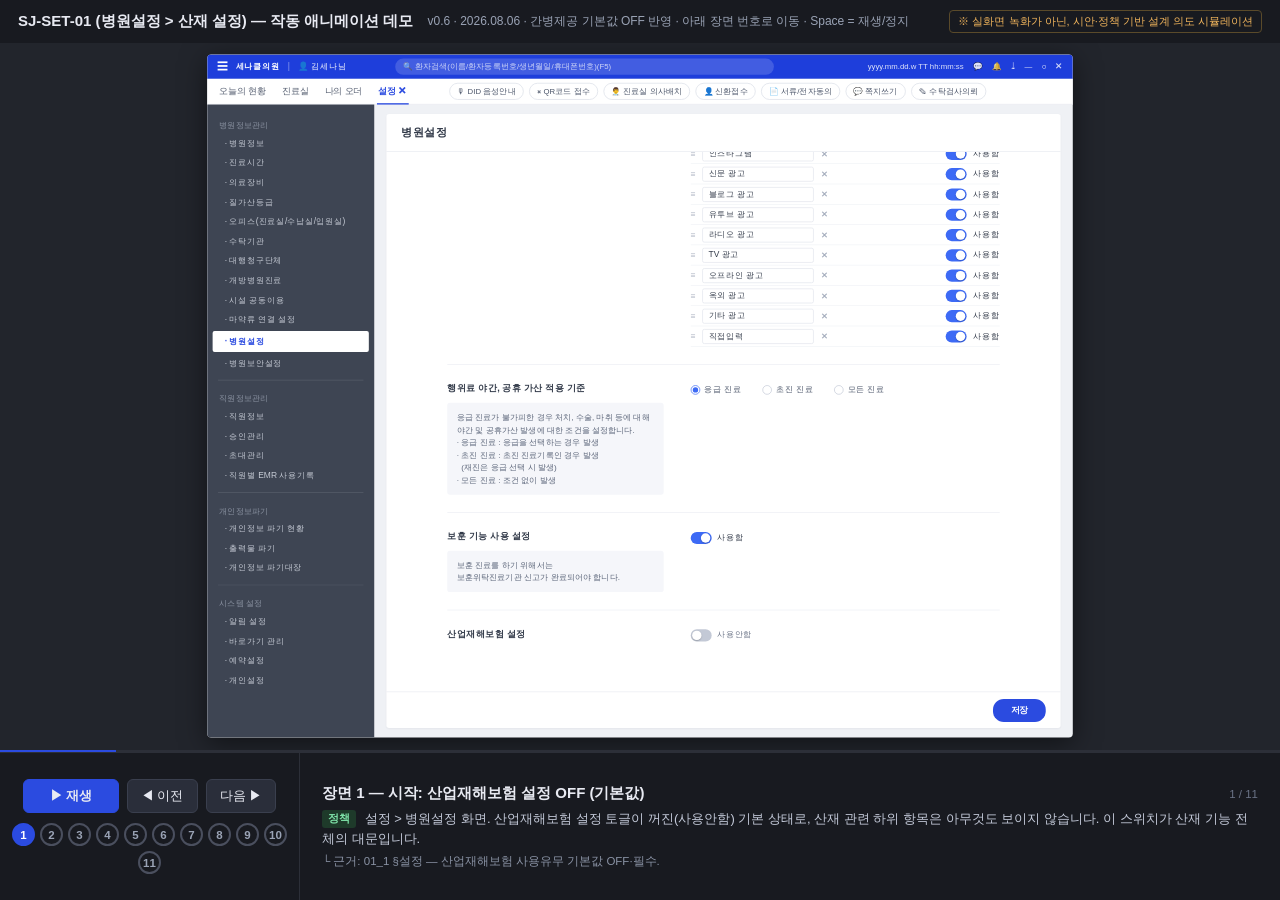
<file: sanj/sj-set-01/index.html>
<!DOCTYPE html>
<html lang="ko">
<head>
<meta charset="UTF-8">
<meta name="viewport" content="width=device-width, initial-scale=1.0">
<title>SJ-SET-01 (병원설정 &gt; 산재 설정) — 작동 애니메이션 데모 v0.6</title>
<style>
  :root{
    --gnb:#1E3EDB; --side:#3E4553; --blue:#2B4BE0; --tgl:#3D6AF5;
    --bg:#EFF1F5; --line:#E8EAF0; --line2:#ECEEF4; --txt:#333B4A;
    --dim:#8A93A5; --red:#E5484D; --panel:#F7F8FA;
  }
  *{margin:0;padding:0;box-sizing:border-box;}
  html,body{height:100%;}
  body{font-family:"Pretendard","Apple SD Gothic Neo","Malgun Gothic","Noto Sans KR",sans-serif;
    background:#22252c;color:var(--txt);display:flex;flex-direction:column;overflow:hidden;}

  /* ── 상단 데모 헤더 ─────────────────────────── */
  #demoHead{flex:0 0 auto;display:flex;align-items:center;gap:14px;padding:10px 18px;background:#181a20;color:#e8eaf2;}
  #demoHead .tit{font-size:15px;font-weight:700;}
  #demoHead .sub{font-size:12px;color:#9aa3b5;}
  #demoHead .warn{margin-left:auto;font-size:11px;color:#f0b45c;border:1px solid #5a4a2a;border-radius:4px;padding:3px 8px;}

  /* ── 스테이지 ──────────────────────────────── */
  #stageWrap{flex:1 1 auto;position:relative;overflow:hidden;display:flex;align-items:center;justify-content:center;background:#22252c;}
  #stage{position:relative;width:1444px;height:1010px;background:var(--bg);
    transform-origin:center center;box-shadow:0 8px 40px rgba(0,0,0,.5);border-radius:6px;overflow:hidden;}

  /* GNB */
  #gnb{position:absolute;top:0;left:0;right:0;height:36px;background:var(--gnb);display:flex;align-items:center;color:#fff;font-size:12.5px;padding:0 14px;gap:12px;}
  #gnb .burger{font-size:16px;}
  #gnb .hosp{font-weight:600;}
  #gnb .divv{opacity:.5;}
  #gnb .search{flex:0 1 560px;margin-left:60px;background:rgba(255,255,255,.16);border-radius:14px;height:24px;
    display:flex;align-items:center;padding:0 12px;font-size:11.5px;color:rgba(255,255,255,.75);gap:6px;}
  #gnb .right{margin-left:auto;display:flex;align-items:center;gap:14px;font-size:11.5px;color:rgba(255,255,255,.85);}

  /* 탭바 */
  #tabbar{position:absolute;top:36px;left:0;right:0;height:38px;background:#fff;border-bottom:1px solid var(--line);
    display:flex;align-items:center;padding:0 16px;gap:20px;font-size:13px;}
  #tabbar .tab{color:#555e70;padding:9px 2px;}
  #tabbar .tab.on{color:var(--blue);font-weight:700;border-bottom:2px solid var(--blue);}
  #tabbar .quicks{margin-left:40px;display:flex;gap:8px;}
  #tabbar .q{border:1px solid #D9DDE6;border-radius:14px;font-size:11.5px;color:#4a5468;padding:4px 11px;white-space:nowrap;}

  /* 사이드바 */
  #side{position:absolute;top:74px;left:0;bottom:0;width:247px;background:var(--side);color:#C7CCD6;font-size:12.5px;overflow:hidden;padding:14px 0;}
  #side .grp{padding:10px 18px 4px;color:#8B93A2;font-size:11.5px;}
  #side .itm{padding:6px 18px 6px 26px;}
  #side .itm.sel{background:#fff;color:var(--blue);font-weight:700;margin:2px 8px;padding:7px 10px 7px 18px;border-radius:3px;}
  #side hr{border:none;border-top:1px solid rgba(255,255,255,.12);margin:10px 16px;}

  /* 본문 카드 */
  #main{position:absolute;top:74px;left:247px;right:0;bottom:0;padding:14px 18px;overflow:hidden;}
  #card{background:#fff;border-radius:4px;height:100%;display:flex;flex-direction:column;box-shadow:0 1px 3px rgba(30,40,70,.06);}
  #cardTitle{flex:0 0 56px;display:flex;align-items:center;padding:0 22px;font-size:17px;font-weight:700;border-bottom:1px solid var(--line);}
  #scrollArea{flex:1 1 auto;overflow-y:auto;overflow-x:hidden;padding:6px 90px 30px 90px;scroll-behavior:auto;}
  #scrollArea::-webkit-scrollbar{width:6px;}
  #scrollArea::-webkit-scrollbar-thumb{background:#C9CEDA;border-radius:3px;}
  #cardFoot{flex:0 0 54px;border-top:1px solid var(--line);display:flex;align-items:center;justify-content:flex-end;padding:0 22px;}
  .btnSave{background:var(--blue);color:#fff;font-size:13px;font-weight:600;border:none;border-radius:16px;padding:8px 26px;cursor:default;}

  /* 설정 섹션 공통 */
  .sec{display:grid;grid-template-columns:320px 1fr;column-gap:40px;padding:26px 0;border-bottom:1px solid var(--line2);position:relative;}
  .sec:last-of-type{border-bottom:none;}
  .sec .lb{font-size:13.5px;font-weight:700;}
  .infoBox{margin-top:12px;background:#F5F6FA;border-radius:4px;padding:12px 14px;font-size:12px;color:#5A6478;line-height:1.55;}
  .tglRow{display:flex;align-items:center;gap:8px;font-size:12.5px;}

  /* 토글 */
  .tgl{width:31px;height:18px;border-radius:9px;background:#C3C9D6;position:relative;transition:background .25s;flex:0 0 auto;}
  .tgl::after{content:"";position:absolute;top:2px;left:2px;width:14px;height:14px;border-radius:50%;background:#fff;transition:left .25s;box-shadow:0 1px 2px rgba(0,0,0,.25);}
  .tgl.on{background:var(--tgl);}
  .tgl.on::after{left:15px;}
  .tglTxt{color:#6A7386;}
  .tgl.on + .tglTxt{color:var(--txt);}

  /* 라디오 */
  .radio{display:inline-flex;align-items:center;gap:6px;font-size:12.5px;color:#4A5468;margin-right:26px;}
  .rdo{width:14px;height:14px;border-radius:50%;border:1.5px solid #C3C9D6;position:relative;flex:0 0 auto;background:#fff;}
  .rdo.on{border-color:var(--tgl);}
  .rdo.on::after{content:"";position:absolute;inset:2px;border-radius:50%;background:var(--tgl);}

  /* 입력 */
  .inp{height:28px;border:1px solid #D9DDE6;border-radius:3px;font-size:12.5px;padding:0 9px;color:var(--txt);background:#fff;display:flex;align-items:center;}
  .inp .ph{color:#B4BAC8;}
  .inp.err{border-color:var(--red);box-shadow:0 0 0 1px rgba(229,72,77,.25);}
  .inp.dis{background:#F2F4F8;color:#B4BAC8;}
  .errMsg{color:var(--red);font-size:11px;margin-top:3px;display:none;}
  .errMsg.show{display:block;}

  /* 내원경로 리스트 */
  .vlist{margin-top:10px;display:flex;flex-direction:column;}
  .vhead{display:flex;align-items:center;justify-content:space-between;margin-top:14px;}
  .vhead .t{color:var(--blue);font-size:12.5px;font-weight:700;}
  .btnDark{background:#3A4254;color:#fff;font-size:11.5px;border:none;border-radius:3px;padding:5px 10px;cursor:default;}
  .vrow{display:flex;align-items:center;gap:10px;height:30px;border-bottom:1px solid #F0F2F6;font-size:12.5px;}
  .vrow .drag{color:#B4BAC8;}
  .vrow .vi{width:165px;height:22px;border:1px solid #E2E5EC;border-radius:3px;display:flex;align-items:center;padding:0 8px;}
  .vrow .x{color:#9AA3B5;font-size:11px;}
  .vrow .sp{flex:1;}

  /* 산재 하위 패널 */
  #sanjaeSub{grid-column:1 / 3;margin-top:18px;background:var(--panel);border-radius:4px;padding:0 18px;overflow:hidden;
    max-height:0;opacity:0;transition:max-height .3s ease,opacity .3s ease;}
  #sanjaeSub.open{max-height:640px;opacity:1;}
  .srow{display:flex;align-items:center;padding:15px 0;font-size:13px;position:relative;}
  .srow.bline{border-bottom:1px solid #E8EAF0;}
  .srow .lb2{font-weight:700;margin-right:18px;}
  .req{color:var(--red);}
  #careSub{background:#fff;border-radius:4px;margin:2px 0 16px;padding:4px 16px 14px;overflow:hidden;
    max-height:0;opacity:0;transition:max-height .3s ease,opacity .3s ease;}
  #careSub.open{max-height:520px;opacity:1;}
  .crow{display:flex;align-items:center;padding:12px 0;font-size:12.5px;position:relative;}
  .crow .lb3{font-weight:700;margin-right:14px;}
  .unit{color:#B4BAC8;margin-left:8px;}
  .selBox{width:90px;height:28px;border:1px solid #D9DDE6;border-radius:3px;font-size:12.5px;display:flex;align-items:center;justify-content:space-between;padding:0 8px;position:relative;background:#fff;}
  .selBox .ph{color:#B4BAC8;}
  .selBox .car{color:#8A93A5;font-size:10px;}
  .selMenu{position:absolute;top:29px;left:-1px;width:100%;background:#fff;border:1px solid #D9DDE6;border-radius:3px;box-shadow:0 4px 12px rgba(20,30,60,.12);display:none;z-index:45;}
  .selMenu.open{display:block;}
  .selMenu div{padding:6px 9px;font-size:12px;}
  .selMenu div.hov{background:#EEF2FF;color:var(--blue);}

  /* 간병인 표 */
  #cgTable{width:100%;border-collapse:collapse;font-size:12.3px;margin-top:2px;}
  #cgTable th{color:#7A8398;font-weight:600;text-align:left;padding:8px 6px;border-top:1px solid #E2E5EC;border-bottom:1px solid #E2E5EC;}
  #cgTable td{padding:8px 6px;border-bottom:1px solid #F0F2F6;}
  #cgTable tr.inactive td{color:#B4BAC8;}
  .chipDis{display:inline-block;font-size:10px;color:#9AA3B5;border:1px solid #D9DDE6;border-radius:2px;padding:1px 4px;margin-left:5px;vertical-align:1px;}
  .miniBtn{border:1px solid #D9DDE6;background:#fff;border-radius:3px;font-size:11px;color:#4A5468;padding:3px 8px;margin-right:4px;}
  #cgEmpty{text-align:center;color:#B4BAC8;font-size:12.5px;padding:44px 0 36px;}

  /* 팝업 */
  #ovl{position:absolute;inset:0;background:rgba(20,25,40,.35);display:none;z-index:40;}
  #ovl.open{display:block;}
  #popup{position:absolute;left:50%;top:50%;transform:translate(-50%,-52%);width:645px;background:#fff;border-radius:4px;
    box-shadow:0 14px 50px rgba(0,0,0,.35);z-index:41;display:none;overflow:visible;}
  #popup.open{display:block;}
  /* 등장 애니메이션은 '닫힘→열림 전환 순간'에만 .pop-anim으로 1회 부여(재점화 방지) */
  #popup.pop-anim{animation:popIn .3s ease;}
  @keyframes popIn{from{opacity:0;transform:translate(-50%,-49%) scale(.97);}to{opacity:1;transform:translate(-50%,-52%) scale(1);}}
  #popTitle{height:32px;background:var(--side);color:#fff;font-size:12.5px;display:flex;align-items:center;padding:0 12px;border-radius:4px 4px 0 0;}
  #popTitle .wctl{margin-left:auto;display:flex;gap:14px;color:#C7CCD6;font-size:11px;}
  #popBody{padding:24px 32px 20px;}
  .prow{display:flex;align-items:center;margin-bottom:16px;font-size:12.5px;position:relative;}
  .prow .plb{width:96px;flex:0 0 96px;color:#4A5468;}
  .prow .plb.dim{color:#B4BAC8;}
  .prow .gap{width:16px;}
  .cal{color:#8A93A5;margin-left:6px;font-size:13px;}
  #popFoot{border-top:1px solid var(--line);padding:12px 20px;display:flex;justify-content:flex-end;gap:8px;}
  .btnGhost{border:1px solid #D9DDE6;background:#fff;border-radius:15px;font-size:12.5px;padding:7px 20px;color:#4A5468;}
  .btnBlue{border:none;background:var(--blue);color:#fff;border-radius:15px;font-size:12.5px;padding:7px 20px;font-weight:600;}

  /* 토스트 */
  #toast{position:absolute;left:50%;bottom:80px;transform:translateX(-50%);background:#2E3442;color:#fff;font-size:13px;
    border-radius:20px;padding:10px 24px;opacity:0;transition:opacity .3s;z-index:60;pointer-events:none;}
  #toast.show{opacity:1;}

  #stage.noanim *{transition:none !important;animation:none !important;}

  /* 커서 */
  #cursor{position:absolute;z-index:70;width:26px;height:30px;transition:left .3s cubic-bezier(.4,.1,.2,1),top .3s cubic-bezier(.4,.1,.2,1);
    opacity:0;pointer-events:none;filter:drop-shadow(0 2px 3px rgba(0,0,0,.4));}
  #cursor.vis{opacity:1;}
  #clickFx{position:absolute;z-index:69;width:36px;height:36px;border-radius:50%;border:3px solid var(--tgl);opacity:0;pointer-events:none;}
  #clickFx.go{animation:cfx .3s ease-out;}
  @keyframes cfx{0%{opacity:.85;transform:scale(.3);}100%{opacity:0;transform:scale(1.5);}}

  /* (v0.5) 블루 테두리 하이라이트 링 제거 — 커서·자막만으로 위치 전달 */

  /* ── 하단 컨트롤/자막 패널 ─────────────────── */
  #panel{flex:0 0 148px;background:#181a20;border-top:1px solid #2c2f38;display:flex;color:#E8EAF2;}
  #ctrls{flex:0 0 300px;display:flex;flex-direction:column;align-items:center;justify-content:center;gap:10px;border-right:1px solid #2c2f38;padding:10px;}
  #ctrls .row{display:flex;gap:8px;}
  .cbtn{background:#2A2E3A;border:1px solid #3A3F4E;color:#E8EAF2;border-radius:6px;font-size:13px;padding:7px 13px;cursor:pointer;white-space:nowrap;}
  .cbtn:hover{background:#343A49;}
  .cbtn.play{background:var(--blue);border-color:var(--blue);font-weight:700;min-width:96px;}
  #stepNums{display:flex;gap:5px;align-items:center;flex-wrap:wrap;justify-content:center;}
  .snum{width:23px;height:23px;border-radius:50%;border:2px solid #4A4F5E;color:#9AA3B5;font-size:11.5px;font-weight:700;
    display:flex;align-items:center;justify-content:center;cursor:pointer;background:transparent;}
  .snum.done{border-color:#7c8296;color:#c3c9d8;}
  .snum.act{border-color:var(--blue);color:#fff;background:var(--blue);}
  #subtt{flex:1;padding:14px 22px;display:flex;flex-direction:column;justify-content:center;gap:6px;overflow:hidden;}
  #stTitle{font-size:15px;font-weight:700;display:flex;align-items:center;gap:9px;}
  #stBody{font-size:13px;color:#C3C9D8;line-height:1.5;}
  #stBasis{font-size:11.5px;color:#8A93A5;}
  .tag{display:inline-block;font-size:10.5px;border-radius:3px;padding:1px 6px;margin-right:5px;font-weight:700;vertical-align:1px;}
  .tag.pol{background:#1e3a2a;color:#7ee2a8;}
  .tag.conf{background:#3a2a1e;color:#f0b45c;}
  .tag.fix{background:#3a1e2a;color:#f08ca8;}
  .tag.prop{background:#1e2a3a;color:#7ec2f0;}
  #prog{height:3px;background:#2c2f38;}
  #progIn{height:100%;background:var(--blue);width:0;transition:width .3s;}
</style>
</head>
<body>

<div id="demoHead">
  <span class="tit">SJ-SET-01 (병원설정 &gt; 산재 설정) — 작동 애니메이션 데모</span>
  <span class="sub">v0.6 · 2026.08.06 · 간병제공 기본값 OFF 반영 · 아래 장면 번호로 이동 · Space = 재생/정지</span>
  <span class="warn">※ 실화면 녹화가 아닌, 시안·정책 기반 설계 의도 시뮬레이션</span>
</div>

<div id="stageWrap">
  <div id="stage">

    <!-- GNB -->
    <div id="gnb">
      <span class="burger">☰</span>
      <span class="hosp">세나클의원</span><span class="divv">|</span><span>👤 김세나님</span>
      <div class="search">🔍 환자검색(이름/환자등록번호/생년월일/휴대폰번호)(F5)</div>
      <div class="right"><span>yyyy.mm.dd.w TT hh:mm:ss</span><span>💬</span><span>🔔</span><span>⤓</span><span>—</span><span>▢</span><span>✕</span></div>
    </div>

    <!-- 탭바 -->
    <div id="tabbar">
      <span class="tab">오늘의 현황</span><span class="tab">진료실</span><span class="tab">나의 오더</span><span class="tab on">설정 ✕</span>
      <div class="quicks">
        <span class="q">🎙 DID 음성안내</span><span class="q">⌘ QR코드 접수</span><span class="q">👨‍⚕️ 진료실 의사배치</span>
        <span class="q">👤 신환접수</span><span class="q">📄 서류/전자동의</span><span class="q">💬 쪽지쓰기</span><span class="q">✎ 수탁검사의뢰</span>
      </div>
    </div>

    <!-- 사이드바 -->
    <div id="side">
      <div class="grp">병원정보관리</div>
      <div class="itm">· 병원정보</div><div class="itm">· 진료시간</div><div class="itm">· 의료장비</div>
      <div class="itm">· 질가산등급</div><div class="itm">· 오피스(진료실/수납실/입원실)</div><div class="itm">· 수탁기관</div>
      <div class="itm">· 대행청구단체</div><div class="itm">· 개방병원진료</div><div class="itm">· 시설 공동이용</div>
      <div class="itm">· 마약류 연결 설정</div>
      <div class="itm sel">· 병원설정</div>
      <div class="itm">· 병원보안설정</div>
      <hr>
      <div class="grp">직원정보관리</div>
      <div class="itm">· 직원정보</div><div class="itm">· 승인관리</div><div class="itm">· 초대관리</div><div class="itm">· 직원별 EMR 사용기록</div>
      <hr>
      <div class="grp">개인정보파기</div>
      <div class="itm">· 개인정보 파기 현황</div><div class="itm">· 출력물 파기</div><div class="itm">· 개인정보 파기대장</div>
      <hr>
      <div class="grp">시스템 설정</div>
      <div class="itm">· 알림 설정</div><div class="itm">· 바로가기 관리</div><div class="itm">· 예약설정</div><div class="itm">· 개인설정</div>
    </div>

    <!-- 본문 -->
    <div id="main">
      <div id="card">
        <div id="cardTitle">병원설정</div>
        <div id="scrollArea">

          <!-- 내원경로 설정 -->
          <div class="sec" id="secVisit">
            <div><div class="lb">내원경로 설정</div></div>
            <div>
              <div class="tglRow"><div class="tgl on"></div><span class="tglTxt">사용함</span></div>
              <div class="vhead"><span class="t">내원경로 설정</span><button class="btnDark">＋ 추가</button></div>
              <div class="vlist" id="visitList"></div>
            </div>
          </div>

          <!-- 행위료 가산 -->
          <div class="sec" id="secFee">
            <div>
              <div class="lb">행위료 야간, 공휴 가산 적용 기준</div>
              <div class="infoBox">응급 진료가 불가피한 경우 처치, 수술, 마취 등에 대해 야간 및 공휴가산 발생에 대한 조건을 설정합니다.<br>
                · 응급 진료 : 응급을 선택하는 경우 발생<br>
                · 초진 진료 : 초진 진료기록인 경우 발생<br>
                &nbsp;&nbsp;(재진은 응급 선택 시 발생)<br>
                · 모든 진료 : 조건 없이 발생</div>
            </div>
            <div style="padding-top:2px;">
              <span class="radio"><span class="rdo on"></span>응급 진료</span>
              <span class="radio"><span class="rdo"></span>초진 진료</span>
              <span class="radio"><span class="rdo"></span>모든 진료</span>
            </div>
          </div>

          <!-- 보훈 -->
          <div class="sec" id="secBohun">
            <div>
              <div class="lb">보훈 기능 사용 설정</div>
              <div class="infoBox">보훈 진료를 하기 위해서는<br>보훈위탁진료기관 신고가 완료되어야 합니다.</div>
            </div>
            <div style="padding-top:2px;">
              <div class="tglRow"><div class="tgl on"></div><span class="tglTxt">사용함</span></div>
            </div>
          </div>

          <!-- 산업재해보험 설정 -->
          <div class="sec" id="secSanjae">
            <div><div class="lb">산업재해보험 설정</div></div>
            <div style="padding-top:2px;">
              <div class="tglRow" id="sanjaeTglRow"><div class="tgl" id="sanjaeTgl"></div><span class="tglTxt" id="sanjaeTglTxt">사용안함</span></div>
            </div>

            <div id="sanjaeSub">
              <div class="srow bline" id="rowCode">
                <span class="lb2">산재 의료기관 코드<span class="req">*</span></span>
                <div class="inp" id="codeInp" style="width:200px;"><span class="ph" id="codePh">숫자 7자리</span><span id="codeVal"></span></div>
              </div>
              <div class="srow" id="rowCare">
                <span class="lb2">간병제공 여부</span>
                <div style="margin-left:auto;" class="tglRow"><div class="tgl" id="careTgl"></div><span class="tglTxt" id="careTglTxt">사용안함</span></div>
              </div>

              <div id="careSub">
                <div class="crow" id="rowBeds">
                  <span class="lb3">간병병상 수</span>
                  <div class="inp" id="bedsInp" style="width:80px;"><span class="ph" id="bedsPh">숫자</span><span id="bedsVal"></span></div>
                  <span class="unit">병상</span>
                  <span style="flex:1;"></span>
                  <span class="lb3">간호 등급</span>
                  <div class="selBox" id="gradeSel">
                    <span class="ph" id="gradePh">선택</span><span id="gradeVal"></span><span class="car">▾</span>
                    <div class="selMenu" id="gradeMenu">
                      <div>1등급</div><div>2등급</div><div>3등급</div><div>4등급</div><div>5등급</div><div>6등급</div><div>7등급</div>
                    </div>
                  </div>
                </div>
                <div class="crow" id="rowCgHead">
                  <span class="lb3">간병인 관리</span>
                  <span style="flex:1;"></span>
                  <button class="btnDark" id="btnAddCg">＋ 추가</button>
                </div>
                <table id="cgTable">
                  <thead><tr><th style="width:90px;">간병인명</th><th style="width:112px;">면허번호</th><th style="width:120px;">주민번호</th><th style="width:96px;">취득일자</th><th style="width:96px;">입사일자</th><th style="width:96px;">퇴사일자</th><th style="width:92px;">관리</th></tr></thead>
                  <tbody id="cgBody"></tbody>
                </table>
                <div id="cgEmpty">간병인을 추가해 주세요.</div>
              </div>
            </div>
          </div>

        </div>
        <div id="cardFoot"><button class="btnSave" id="btnSave">저장</button></div>
      </div>
    </div>

    <!-- 간병인 관리 팝업 -->
    <div id="ovl"></div>
    <div id="popup">
      <div id="popTitle">간병인 관리<span class="wctl"><span>—</span><span>▢</span><span>✕</span></span></div>
      <div id="popBody">
        <div class="prow" id="pRowName">
          <span class="plb">간병인명</span>
          <div class="selBox" id="pNameSel" style="width:160px;">
            <span class="ph" id="pNamePh">직원선택</span><span id="pNameSelVal"></span><span class="car">▾</span>
            <div class="selMenu" id="nameMenu">
              <div>김민준</div><div>이수연</div><div>박철호</div><div>최영희</div><div>정다은</div>
            </div>
          </div>
          <span class="gap"></span>
          <div class="inp" id="pNameInp" style="width:160px;"><span class="ph" id="pNameInpPh">직접 입력</span><span id="pNameInpVal"></span></div>
        </div>
        <div class="prow" id="pRowJumin">
          <span class="plb">주민등록번호</span>
          <div class="inp" id="pJuminInp" style="width:160px;"><span class="ph" id="pJuminPh">13자리</span><span id="pJuminVal"></span></div>
        </div>
        <div class="prow" id="pRowLic">
          <span class="plb">간병인 면허번호</span>
          <div class="inp" id="pLicInp" style="width:160px;"><span class="ph" id="pLicPh">최대 10자</span><span id="pLicVal"></span></div>
          <span class="gap"></span>
          <span class="plb" style="width:120px;flex:0 0 120px;">간병인 자격 취득일자</span>
          <div class="inp" id="pAcqInp" style="width:135px;"><span class="ph" id="pAcqPh">yyyy.mm.dd</span><span id="pAcqVal"></span></div><span class="cal">📅</span>
        </div>
        <div class="prow" id="pRowJoin">
          <span class="plb">입사일자</span>
          <div class="inp" id="pJoinInp" style="width:135px;"><span class="ph" id="pJoinPh">yyyy.mm.dd</span><span id="pJoinVal"></span></div><span class="cal">📅</span>
        </div>
        <div class="prow" id="pRowStatus">
          <span class="plb">재직 상태</span>
          <span class="radio" id="rWork"><span class="rdo on"></span>재직중</span>
          <span class="radio" id="rQuit"><span class="rdo"></span>퇴사</span>
        </div>
        <div class="prow" id="pRowLeave" style="margin-bottom:4px;">
          <span class="plb" id="pLeaveLb">퇴사일자</span>
          <div class="inp dis" id="pLeaveInp" style="width:135px;"><span class="ph" id="pLeavePh">yyyy.mm.dd</span><span id="pLeaveVal"></span></div><span class="cal">📅</span>
        </div>
        <div class="errMsg" id="eLeave" style="margin:2px 0 0 96px;">퇴사일자는 입사일자 이후여야 합니다.</div>
      </div>
      <div id="popFoot"><button class="btnGhost">취소</button><button class="btnBlue" id="btnPopSave">저장</button></div>
    </div>

    <div id="toast"></div>
    <div id="clickFx"></div>
    <div id="cursor"><svg viewBox="0 0 26 30" width="26" height="30"><path d="M3 1 L3 23 L9 18 L13 28 L17 26 L13 16.5 L21 16 Z" fill="#fff" stroke="#222" stroke-width="1.6"/></svg></div>
  </div>
</div>

<div id="prog"><div id="progIn"></div></div>
<div id="panel">
  <div id="ctrls">
    <div class="row">
      <button class="cbtn play" id="btnPlay">▶ 재생</button>
      <button class="cbtn" id="btnPrev">◀ 이전</button>
      <button class="cbtn" id="btnNext">다음 ▶</button>
    </div>
    <div id="stepNums"></div>
  </div>
  <div id="subtt">
    <div id="stTitle"></div>
    <div id="stBody"></div>
    <div id="stBasis"></div>
  </div>
</div>

<script>
"use strict";
/* ═══════════════ 기본 데이터 ═══════════════ */
const VISIT = ["지인추천","인스타그램","신문 광고","블로그 광고","유투브 광고","라디오 광고","TV 광고","오프라인 광고","옥외 광고","기타 광고","직접입력"];
document.getElementById("visitList").innerHTML = VISIT.map(v =>
  `<div class="vrow"><span class="drag">≡</span><div class="vi">${v}</div><span class="x">✕</span><span class="sp"></span><div class="tgl on"></div><span class="tglTxt">사용함</span></div>`).join("");

/* 간병인 더미 — 시안(피그마 컷) 값. 최영희는 처음엔 활성(재직중)으로 등록, 이후 수정 팝업에서 퇴사 처리 */
const CG = [
  {name:"김민준", lic:"GN-2019-04821", jumin:"850314-1******", acq:"2019-03-22", join:"2024-06-01"},
  {name:"이수연", lic:"GN-2017-02134", jumin:"920708-2******", acq:"2017-11-09", join:"2025-02-15"},
  {name:"박철호", lic:"GN-2015-00873", jumin:"780523-1******", acq:"2015-05-18", join:"2022-09-01"},
  {name:"최영희", lic:"GN-2018-03317", jumin:"650908-2******", acq:"2020-01-10", join:"2022-12-31"}
];
const CHOI_LEAVE = "2024-06-30";

/* ═══════════════ 상태 모델 ═══════════════ */
function baseState(){ return {
  sanjae:false, care:false, code:"", beds:"", grade:"",
  cgN:0,               // 목록 행 수 (CG 앞에서부터)
  choiQuit:false,      // 최영희 퇴사 처리 여부(비활성 뱃지)
  popup:null,          // null | {name,jumin,lic,acq,join,status,leave,errLeave}
  toast:""
};}
const clone = s => JSON.parse(JSON.stringify(s));

/* 최영희 수정 팝업 프리필 */
function choiPopup(status, leave, errLeave){
  return {name:"최영희", jumin:"650908-2******", lic:"GN-2018-03317",
    acq:"2020.01.10", join:"2022.12.31", status, leave, errLeave:!!errLeave};
}

/* ═══════════════ 장면(Scene) 정의 ═══════════════ */
const STEPS = [
 {title:"장면 1 — 시작: 산업재해보험 설정 OFF (기본값)",
  tags:["pol"], body:"설정 > 병원설정 화면. 산업재해보험 설정 토글이 꺼진(사용안함) 기본 상태로, 산재 관련 하위 항목은 아무것도 보이지 않습니다. 이 스위치가 산재 기능 전체의 대문입니다.",
  basis:"└ 근거: 01_1 §설정 — 산업재해보험 사용유무 기본값 OFF·필수.",
  mut(s){}},

 {title:"장면 2 — 산재 설정 ON: 하위 항목이 빈 상태로 등장 (간병제공은 기본 OFF)",
  tags:["pol"], body:"토글을 클릭해 ON(사용함)으로 바꾸면, 산재 의료기관 코드 입력칸과 간병제공 여부가 나타납니다. 간병제공 여부의 기본값은 OFF(사용안함)이므로 간병병상 수·간호 등급·간병인 관리 영역은 아직 보이지 않습니다.",
  basis:"└ 근거: 01_1 §설정 — 산재병원 ON 시 하위 정보 입력 가능 · 간병제공유무 기본값 OFF.",
  mut(s){ s.sanjae=true; }},

 {title:"장면 3 — 간병제공 여부 ON ↔ OFF: 하위 영역 등장·숨김·재등장",
  tags:["pol"], body:"기본값 OFF인 간병제공 여부 토글을 켜면(사용함) 간병병상 수·간호 등급·간병인 관리 영역이 나타납니다. 다시 끄면(사용안함) 하위 영역이 숨겨지고, 다시 켜면 그대로 재등장합니다. 간병 서비스를 실제 제공하는 병원만 켜는 스위치입니다.",
  basis:"└ 근거: 01_1 §설정 — 간병제공유무 기본값 OFF · ON 시 하위 정보 입력 가능(산재병원 ON 시 노출).",
  mut(s){ s.care=true; }},

 {title:"장면 4 — 빈 칸 순차 입력: 기관 코드 → 병상 수 → 간호 등급",
  tags:["pol","conf"], body:"산재 의료기관 코드 4512308(숫자만·최대 7자리·필수, SAM 청구 파일에 찍히는 값) → 간병병상 수 30(0~99·필수) → 간호 등급 2등급(1~7등급 선택·필수) 순서로 채웁니다. [확인 S-01] 간병인 \"수\"는 별도 입력 없이 간병인 관리 명부로 파악 — 01_1 원문의 간병인 수 필드와 대조 필요.",
  basis:"└ 근거: 01_1 §설정 — 코드 숫자 7자리·필수 / 간호등급 1~7 선택·필수 / 간병 병상 수 0~99·필수.",
  mut(s){ s.code="4512308"; s.beds="30"; s.grade="2등급"; }},

 {title:"장면 5 — 간병인 관리 [＋추가] 클릭: '간병인 관리' 팝업 등장",
  tags:["pol"], body:"간병인 명부는 청구 명세서의 \"간병인 현황\"(특정내역 1번 MB001) 자동 생성이 그대로 가져다 쓰는 원천입니다. [＋추가]를 누르면 간병인 관리 팝업이 빈 상태로 열립니다.",
  basis:"└ 근거: 01_1 §청구 — 간병인 현황 특정내역은 병원정보관리 명단 연동으로 자동 생성.",
  mut(s){ s.popup={name:"",jumin:"",lic:"",acq:"",join:"",status:"재직중",leave:"",errLeave:false}; }},

 {title:"장면 6 — 팝업 순차 입력 → [저장]: 목록에 1행 생성",
  tags:["pol","conf"], body:"간병인명은 직원선택 풀다운을 열어 목록에서 \"김민준\"을 선택합니다. 이어서 주민등록번호(13자리)·면허번호·자격 취득일자·입사일자를 채우고, 재직 상태는 기본값(재직중)이 이미 선택돼 있으므로 바로 [저장]을 누릅니다. 유효성 통과 → 팝업이 닫히고 목록에 행이 추가됩니다. [확인 C-03·R-07] 면허번호 형식(규격 9(11)자리 vs 병원설정 10자)은 기획 회신 대기 — 시안 더미(GN- 접두)를 그대로 사용.",
  basis:"└ 근거: 시안 v0.5 — 저장 클릭: 유효성 통과 → 목록 행 추가·팝업 닫힘.",
  mut(s){ s.popup=null; s.cgN=1; }},

 {title:"장면 7 — 같은 방식으로 명부 완성 (빨리감기, 전원 활성)",
  tags:["pol"], body:"이수연·박철호·최영희도 같은 방식으로 추가했다고 보고 목록을 완성합니다. 이 시점에는 4명 모두 재직중(활성)이며 퇴사일자는 \"-\"입니다.",
  basis:"└ 근거: 시안 v0.5(명부 4행 컷) — 값은 시안 더미 그대로.",
  mut(s){ s.cgN=4; }},

 {title:"장면 8 — 최영희 [수정] 클릭: 값이 채워진 팝업 → 퇴사 선택",
  tags:["pol"], body:"목록 맨 아래 최영희 행의 [수정]을 누르면 간병인 관리 팝업이 이미 입력된 값들과 함께 열립니다. 재직 상태에서 \"퇴사\" 라디오를 누르는 순간, 잠겨 있던 퇴사일자 칸이 활성화됩니다.",
  basis:"└ 근거: 시안 v0.5 — 재직중 = 퇴사일자 비활성(잠김), 퇴사 = 활성·필수.",
  mut(s){ s.popup=choiPopup("퇴사","",false); }},

 {title:"장면 9 — 잘못된 퇴사일자 입력 → [저장]: 인라인 오류",
  tags:["pol","fix"], body:"퇴사일자를 입사일자와 동일한 2022.12.31로 잘못 입력하고 [저장]을 누르면 — 통과되지 않고 \"퇴사일자는 입사일자 이후여야 합니다.\"라는 인라인 오류가 빨갛게 표시되며 팝업은 닫히지 않습니다.",
  basis:"└ 근거: 시안 v0.5(오류 컷) — \"퇴사일자는 입사일자 이후여야 합니다.\"",
  mut(s){ s.popup=choiPopup("퇴사","2022.12.31",true); }},

 {title:"장면 10 — 정상 퇴사일자로 정정 → [저장]: 최영희 비활성 전환",
  tags:["pol"], body:"퇴사일자를 2024.06.30으로 고쳐 [저장]을 누르면 팝업이 닫히고, 목록의 최영희 행에 [비활성] 뱃지가 붙으며 텍스트가 회색(비활성)으로 전환됩니다. 퇴사자도 명부에서 지워지지 않습니다 — 청구 명세서 자동 생성 시 최초 청구는 전체 명단, 이후는 변동자만, 계속 근무자의 퇴사일은 99991231로 기재되기 때문입니다.",
  basis:"└ 근거: 01_1 §청구 — 간병인 현황 기재 규칙(최초 전체·이후 변동자·계속근무 99991231).",
  mut(s){ s.popup=null; s.choiQuit=true; }},

 {title:"장면 11 — [저장]: 설정 완료",
  tags:[], body:"화면 우하단 [저장]을 눌러 설정을 반영합니다. 이 화면이 ON이 되어야 접수의 산재 보험유형, 환자상세 산재탭, 진료실 특정내역 등 모든 산재 진입점이 나타납니다. ※ 이 데모는 시안 v0.5(피그마)와 정책서(01_1)를 근거로 한 설계 의도 시뮬레이션이며, 실제 구현 화면의 녹화가 아닙니다.",
  basis:"└ 근거: 산업재해_UID_01 (UC-01 산재 기능 활성화/해제 — 관리자) · 01_1 §설정.",
  mut(s){ s.toast="저장되었습니다."; }}
];

/* 스냅샷 계산 */
const SNAPS = (() => { const arr=[]; let s=baseState();
  for(const st of STEPS){ s=clone(s); st.mut(s); arr.push(clone(s)); } return arr; })();

/* ═══════════════ DOM 헬퍼 ═══════════════ */
const $ = id => document.getElementById(id);
const stage=$("stage"), scrollArea=$("scrollArea"), cursor=$("cursor"), clickFx=$("clickFx");

function setToggle(el, txtEl, on){ el.classList.toggle("on", on); if(txtEl) txtEl.textContent = on ? "사용함" : "사용안함"; }
function setInp(inpEl, phEl, valEl, val){ valEl.textContent = val; phEl.style.display = val ? "none" : ""; }
function stageRect(el){
  const s = stage.getBoundingClientRect(), r = el.getBoundingClientRect();
  const k = s.width / 1444;
  return { x:(r.left-s.left)/k, y:(r.top-s.top)/k, w:r.width/k, h:r.height/k };
}
function cgRowHtml(c, inactive, leave){
  return `<tr class="${inactive?'inactive':''}"><td>${c.name}${inactive?'<span class="chipDis">비활성</span>':''}</td><td>${c.lic}</td><td>${c.jumin}</td><td>${c.acq}</td><td>${c.join}</td><td>${leave}</td><td><button class="miniBtn">수정</button><button class="miniBtn">삭제</button></td></tr>`;
}

/* ═══════════════ 렌더(스냅샷 → 화면) ═══════════════ */
function render(s, instant=true){
  if(instant){
    /* 진행 중일 수 있는 1회성 효과를 선제 소거 — noanim 해제 때 재점화되지 않게 */
    clickFx.classList.remove("go");
    document.getElementById("popup").classList.remove("pop-anim");
    stage.classList.add("noanim");
  }
  setToggle($("sanjaeTgl"), $("sanjaeTglTxt"), s.sanjae);
  $("sanjaeSub").classList.toggle("open", s.sanjae);
  setInp($("codeInp"), $("codePh"), $("codeVal"), s.code);
  setToggle($("careTgl"), $("careTglTxt"), s.care);
  $("careSub").classList.toggle("open", s.care);
  setInp($("bedsInp"), $("bedsPh"), $("bedsVal"), s.beds);
  setInp($("gradeSel"), $("gradePh"), $("gradeVal"), s.grade);
  $("gradeMenu").classList.remove("open");
  // 간병인 표
  const rows = CG.slice(0, s.cgN);
  $("cgBody").innerHTML = rows.map((c,i)=>{
    const isChoi = c.name==="최영희";
    const inactive = isChoi && s.choiQuit;
    const leave = inactive ? CHOI_LEAVE : "-";
    return cgRowHtml(c, inactive, leave);
  }).join("");
  $("cgEmpty").style.display = rows.length ? "none" : "";
  // 팝업 — 등장 애니메이션은 닫힘→열림 '전환 순간'에만 1회(재렌더로 재점화되지 않음)
  const p = s.popup;
  const wasOpen = $("popup").classList.contains("open");
  $("ovl").classList.toggle("open", !!p); $("popup").classList.toggle("open", !!p);
  if(p && !wasOpen && !instant) $("popup").classList.add("pop-anim");
  if(p){
    // 간병인명: 풀다운 선택값
    $("pNameSelVal").textContent = p.name; $("pNamePh").style.display = p.name ? "none" : "";
    $("nameMenu").classList.remove("open");
    $("pNameInpVal").textContent=""; $("pNameInpPh").style.display="";
    setInp($("pJuminInp"), $("pJuminPh"), $("pJuminVal"), p.jumin);
    setInp($("pLicInp"), $("pLicPh"), $("pLicVal"), p.lic);
    setInp($("pAcqInp"), $("pAcqPh"), $("pAcqVal"), p.acq);
    setInp($("pJoinInp"), $("pJoinPh"), $("pJoinVal"), p.join);
    setInp($("pLeaveInp"), $("pLeavePh"), $("pLeaveVal"), p.leave);
    const work = p.status==="재직중";
    $("rWork").querySelector(".rdo").classList.toggle("on", work);
    $("rQuit").querySelector(".rdo").classList.toggle("on", !work);
    $("pLeaveInp").classList.toggle("dis", work);
    $("pLeaveLb").classList.toggle("dim", work);
    $("pLeaveInp").classList.toggle("err", p.errLeave);
    $("eLeave").classList.toggle("show", p.errLeave);
  }
  $("toast").textContent = s.toast; $("toast").classList.toggle("show", !!s.toast);
  if(instant){
    void stage.offsetWidth;
    scrollArea.style.scrollBehavior="auto";
    scrollArea.scrollTop = scrollArea.scrollHeight; // 항상 산재 섹션이 보이게
    requestAnimationFrame(()=>stage.classList.remove("noanim"));
  }
}

/* ═══════════════ 자막/컨트롤 ═══════════════ */
const TAGMAP={pol:'<span class="tag pol">정책</span>',conf:'<span class="tag conf">확인</span>',fix:'<span class="tag fix">교정</span>',prop:'<span class="tag prop">제안</span>'};
function showSub(i){
  const st=STEPS[i];
  $("stTitle").innerHTML = st.title
    + `<span style="margin-left:auto;font-size:11.5px;color:#6a7386;font-weight:400;">${i+1} / ${STEPS.length}</span>`;
  $("stBody").innerHTML = st.tags.map(t=>TAGMAP[t]).join("") + " " + st.body;
  $("stBasis").textContent = st.basis;
  $("progIn").style.width = ((i+1)/STEPS.length*100)+"%";
  document.querySelectorAll(".snum").forEach(el=>{
    const n=+el.dataset.n;
    el.classList.toggle("act", n===i);
    el.classList.toggle("done", n<i);
  });
}
$("stepNums").innerHTML = STEPS.map((_,i)=>`<button class="snum" data-n="${i}">${i+1}</button>`).join("");
document.querySelectorAll(".snum").forEach(el=>el.addEventListener("click",()=>goto(+el.dataset.n)));

/* ═══════════════ 애니메이션 프리미티브 (0.3초 단위) ═══════════════ */
/* 취소 = "빨리감기"가 아니라 "중단": 대기 중이던 sleep을 CancelError로 거부시켜
   실행 중이던 연출 코루틴이 다음 대기 지점에서 반드시 멈추게 한다.
   (이전 버전은 취소 시 sleep이 즉시 '완료'되어 남은 클릭·팝업 동작이
    지연 0으로 계속 실행 → 바닥 클릭·팝업 중복 등장의 원인) */
class CancelError extends Error{ constructor(){ super("cancelled"); this.isCancel=true; } }
function newToken(){ return {cancelled:false, cbs:[]}; }
let token=newToken();
function cancelAnim(){ const t=token; t.cancelled=true; t.cbs.forEach(f=>f()); t.cbs.length=0; token=newToken(); }
const sleep=(ms,t)=>new Promise((res,rej)=>{
  if(t && t.cancelled) return rej(new CancelError());
  const id=setTimeout(res,ms);
  if(t) t.cbs.push(()=>{ clearTimeout(id); rej(new CancelError()); });
});

/* 커서 이동 후 좌표 재검증: 레이아웃 접힘/펼침·스크롤 중이면 요소를 따라가
   정착한 뒤에만 클릭한다(빈 영역 클릭 방지). */
async function moveCursor(el,t,dx=0,dy=0){
  cursor.classList.add("vis");
  let r=stageRect(el);
  for(let k=0;k<4;k++){
    cursor.style.left=(r.x+r.w/2+dx-4)+"px"; cursor.style.top=(r.y+r.h/2+dy-2)+"px";
    await sleep(k===0?300:150,t);
    const r2=stageRect(el);
    if(Math.abs(r2.x-r.x)<2 && Math.abs(r2.y-r.y)<2) break;
    r=r2;
  }
}
async function clickEl(el,t,dx=0,dy=0){
  await moveCursor(el,t,dx,dy);
  const r=stageRect(el); // 클릭 직전 좌표 재계산 — 커서와 물결이 항상 같은 지점
  cursor.style.left=(r.x+r.w/2+dx-4)+"px"; cursor.style.top=(r.y+r.h/2+dy-2)+"px";
  clickFx.style.left=(r.x+r.w/2+dx-18)+"px"; clickFx.style.top=(r.y+r.h/2+dy-18)+"px";
  clickFx.classList.remove("go"); void clickFx.offsetWidth; clickFx.classList.add("go");
  await sleep(300,t);
}
/* 1회성 효과는 끝나거나 취소되는 즉시 클래스를 떼어 재렌더(noanim 토글)로 재점화되지 않게 한다 */
["animationend","animationcancel"].forEach(ev=>{
  clickFx.addEventListener(ev,()=>clickFx.classList.remove("go"));
  document.getElementById("popup").addEventListener(ev,e=>{ if(e.animationName==="popIn") document.getElementById("popup").classList.remove("pop-anim"); });
});
async function typeText(phEl,valEl,text,t,speed=40){
  phEl.style.display="none";
  for(let i=1;i<=text.length;i++){ if(t.cancelled) return; valEl.textContent=text.slice(0,i); await sleep(speed,t); }
}
/* (v0.5) 하이라이트 링 제거 — 호출부 호환을 위한 no-op */
function highlight(){}
function unhighlight(){}
const HOLD=1000; // 동작 전 화면 유지 1초

/* ═══════════════ 장면별 연출 ═══════════════ */
const ANIM = [
 /* 1 시작 */ async t=>{ render(SNAPS[0]); cursor.classList.remove("vis");
    highlight($("sanjaeTglRow")); await sleep(HOLD,t); unhighlight(); },

 /* 2 산재 ON (간병제공은 기본 OFF 유지) */ async t=>{ render(SNAPS[0]); await sleep(HOLD,t); if(t.cancelled)return;
    await clickEl($("sanjaeTgl"),t); if(t.cancelled)return;
    setToggle($("sanjaeTgl"),$("sanjaeTglTxt"),true); $("sanjaeSub").classList.add("open");
    await sleep(300,t); scrollArea.style.scrollBehavior="smooth"; scrollArea.scrollTop=scrollArea.scrollHeight;
    await sleep(300,t); },

 /* 3 간병 ON↔OFF↔ON */ async t=>{ render(SNAPS[1]); await sleep(HOLD,t); if(t.cancelled)return;
    await clickEl($("careTgl"),t); if(t.cancelled)return;
    setToggle($("careTgl"),$("careTglTxt"),true); $("careSub").classList.add("open");
    await sleep(300,t); scrollArea.style.scrollBehavior="smooth"; scrollArea.scrollTop=scrollArea.scrollHeight;
    await sleep(600,t); if(t.cancelled)return;
    await clickEl($("careTgl"),t); if(t.cancelled)return;
    setToggle($("careTgl"),$("careTglTxt"),false); $("careSub").classList.remove("open");
    await sleep(900,t); if(t.cancelled)return;
    await clickEl($("careTgl"),t); if(t.cancelled)return;
    setToggle($("careTgl"),$("careTglTxt"),true); $("careSub").classList.add("open");
    await sleep(300,t); scrollArea.style.scrollBehavior="smooth"; scrollArea.scrollTop=scrollArea.scrollHeight;
    await sleep(300,t); },

 /* 4 순차 입력 */ async t=>{ render(SNAPS[2]); await sleep(HOLD,t); if(t.cancelled)return;
    await clickEl($("codeInp"),t); if(t.cancelled)return;
    await typeText($("codePh"),$("codeVal"),"4512308",t,45); if(t.cancelled)return;
    await sleep(300,t);
    await clickEl($("bedsInp"),t); if(t.cancelled)return;
    await typeText($("bedsPh"),$("bedsVal"),"30",t,60); if(t.cancelled)return;
    await sleep(300,t);
    await clickEl($("gradeSel"),t); if(t.cancelled)return;
    $("gradeMenu").classList.add("open");
    await sleep(300,t); if(t.cancelled)return;
    const g2=$("gradeMenu").children[1]; g2.classList.add("hov");
    await clickEl(g2,t); if(t.cancelled)return;
    $("gradeMenu").classList.remove("open"); g2.classList.remove("hov");
    setInp($("gradeSel"),$("gradePh"),$("gradeVal"),"2등급");
    await sleep(300,t); },

 /* 5 추가 → 팝업 */ async t=>{ render(SNAPS[3]); await sleep(HOLD,t); if(t.cancelled)return;
    await clickEl($("btnAddCg"),t); if(t.cancelled)return;
    render(SNAPS[4],false);
    await sleep(300,t); },

 /* 6 팝업 입력 → 저장 */ async t=>{ render(SNAPS[4],false); await sleep(HOLD,t); if(t.cancelled)return;
    await clickEl($("pNameSel"),t); if(t.cancelled)return;
    $("nameMenu").classList.add("open");
    await sleep(300,t); if(t.cancelled)return;
    const n1=$("nameMenu").children[0]; n1.classList.add("hov");
    await clickEl(n1,t); if(t.cancelled)return;
    $("nameMenu").classList.remove("open"); n1.classList.remove("hov");
    $("pNameSelVal").textContent="김민준"; $("pNamePh").style.display="none";
    await sleep(300,t);
    await clickEl($("pJuminInp"),t); await typeText($("pJuminPh"),$("pJuminVal"),"850314-1234567",t,35); if(t.cancelled)return;
    await clickEl($("pLicInp"),t); await typeText($("pLicPh"),$("pLicVal"),"GN-2019-04821",t,35); if(t.cancelled)return;
    await clickEl($("pAcqInp"),t); await typeText($("pAcqPh"),$("pAcqVal"),"2019.03.22",t,35); if(t.cancelled)return;
    await clickEl($("pJoinInp"),t); await typeText($("pJoinPh"),$("pJoinVal"),"2024.06.01",t,35); if(t.cancelled)return;
    highlight($("pRowStatus"),4); await sleep(600,t); unhighlight(); if(t.cancelled)return;
    await clickEl($("btnPopSave"),t); if(t.cancelled)return;
    render(SNAPS[5],false);
    await sleep(300,t); },

 /* 7 빨리감기 */ async t=>{ render(SNAPS[5]); await sleep(HOLD,t); if(t.cancelled)return;
    cursor.classList.remove("vis");
    for(let n=2;n<=4;n++){ if(t.cancelled)return;
      const s=clone(SNAPS[5]); s.cgN=n; render(s,false); await sleep(450,t); }
    highlight($("cgBody"),2); await sleep(600,t); unhighlight(); },

 /* 8 최영희 수정 → 퇴사 */ async t=>{ render(SNAPS[6]); await sleep(HOLD,t); if(t.cancelled)return;
    const editBtn=$("cgBody").rows[3] ? $("cgBody").rows[3].querySelector(".miniBtn") : null;
    if(editBtn){ await clickEl(editBtn,t); if(t.cancelled)return; }
    const s=clone(SNAPS[6]); s.popup=choiPopup("재직중","",false); render(s,false);
    await sleep(HOLD,t); if(t.cancelled)return;
    await clickEl($("rQuit"),t); if(t.cancelled)return;
    $("rQuit").querySelector(".rdo").classList.add("on"); $("rWork").querySelector(".rdo").classList.remove("on");
    $("pLeaveInp").classList.remove("dis"); $("pLeaveLb").classList.remove("dim");
    highlight($("pRowLeave"),4); await sleep(600,t); unhighlight(); },

 /* 9 오류 */ async t=>{ const s=clone(SNAPS[7]); render(s,false); await sleep(HOLD,t); if(t.cancelled)return;
    await clickEl($("pLeaveInp"),t); if(t.cancelled)return;
    await typeText($("pLeavePh"),$("pLeaveVal"),"2022.12.31",t,35); if(t.cancelled)return;
    await sleep(300,t);
    await clickEl($("btnPopSave"),t); if(t.cancelled)return;
    render(SNAPS[8],false);
    await sleep(600,t); },

 /* 10 정정 → 비활성 */ async t=>{ render(SNAPS[8],false); await sleep(HOLD,t); if(t.cancelled)return;
    await clickEl($("pLeaveInp"),t); if(t.cancelled)return;
    $("pLeaveVal").textContent=""; $("pLeaveInp").classList.remove("err"); $("eLeave").classList.remove("show");
    await typeText($("pLeavePh"),$("pLeaveVal"),"2024.06.30",t,35); if(t.cancelled)return;
    await sleep(300,t);
    await clickEl($("btnPopSave"),t); if(t.cancelled)return;
    render(SNAPS[9],false);
    const lastRow=$("cgBody").rows[3]; if(lastRow){ highlight(lastRow,2); await sleep(900,t); unhighlight(); } },

 /* 11 저장 */ async t=>{ render(SNAPS[9]); await sleep(HOLD,t); if(t.cancelled)return;
    await clickEl($("btnSave"),t); if(t.cancelled)return;
    $("toast").textContent="저장되었습니다."; $("toast").classList.add("show");
    await sleep(900,t); }
];

/* ═══════════════ 재생 엔진 ═══════════════ */
/* session: 재생 루프 중첩 방지 — 새 재생/장면 이동이 일어나면 이전 루프는
   세션 번호 불일치로 스스로 종료한다(루프 2개가 동시에 도는 것을 차단). */
let cur=0, playing=false, session=0;
async function playStep(i){
  showSub(i);
  const t=token;
  try{
    await ANIM[i](t);
    render(SNAPS[i]);
  }catch(e){ if(!e || !e.isCancel) throw e; /* 취소는 정상 중단 */ }
}
function goto(i){
  session++; playing=false; cancelAnim(); $("btnPlay").textContent="▶ 재생";
  cur=Math.max(0,Math.min(STEPS.length-1,i));
  cursor.classList.remove("vis");
  render(SNAPS[cur]); showSub(cur);
}
async function autoPlay(){
  const my=++session;
  playing=true; $("btnPlay").textContent="⏸ 일시정지";
  while(playing && my===session){
    cancelAnim();
    await playStep(cur);
    if(!playing || my!==session) break;
    if(cur>=STEPS.length-1){ playing=false; $("btnPlay").textContent="▶ 처음부터"; cur=0; render(SNAPS[STEPS.length-1]); showSub(STEPS.length-1); break; }
    cur++;
    try{ await sleep(300,token); }catch(e){ if(!e||!e.isCancel) throw e; break; }
  }
}
$("btnPlay").addEventListener("click",()=>{
  if(playing){ session++; playing=false; cancelAnim(); $("btnPlay").textContent="▶ 재생"; cursor.classList.remove("vis"); render(SNAPS[cur]); }
  else autoPlay();
});
$("btnPrev").addEventListener("click",()=>goto(cur-1));
$("btnNext").addEventListener("click",()=>goto(cur+1));
document.addEventListener("keydown",e=>{
  if(e.key==="ArrowRight") goto(cur+1);
  else if(e.key==="ArrowLeft") goto(cur-1);
  else if(e.key===" "){ e.preventDefault(); $("btnPlay").click(); }
});

/* ═══════════════ 스테이지 스케일 ═══════════════ */
function fit(){
  const w=$("stageWrap").clientWidth-24, h=$("stageWrap").clientHeight-24;
  const k=Math.min(w/1444, h/1010);
  stage.style.transform=`scale(${k})`;
}
window.addEventListener("resize",fit); fit();

/* 초기 상태 */
render(SNAPS[0]); showSub(0);
</script>
</body>
</html>
</file>
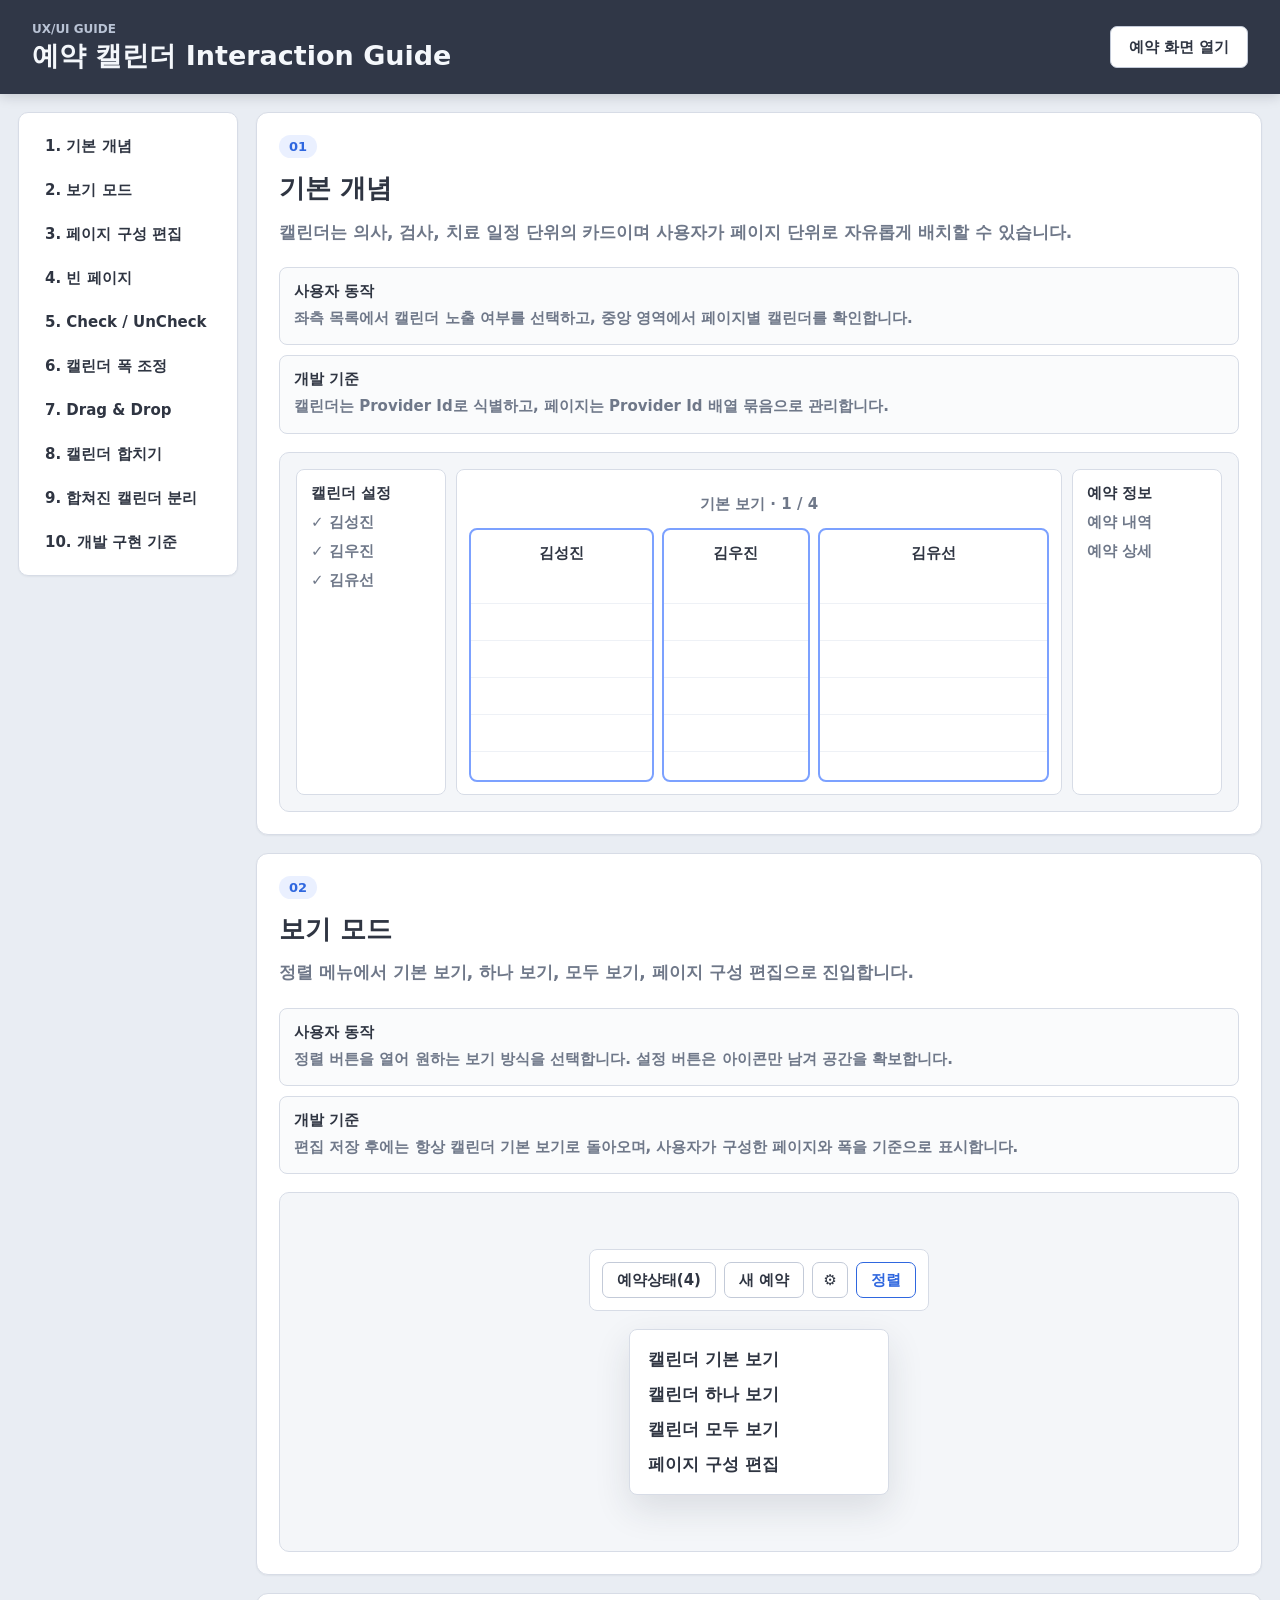
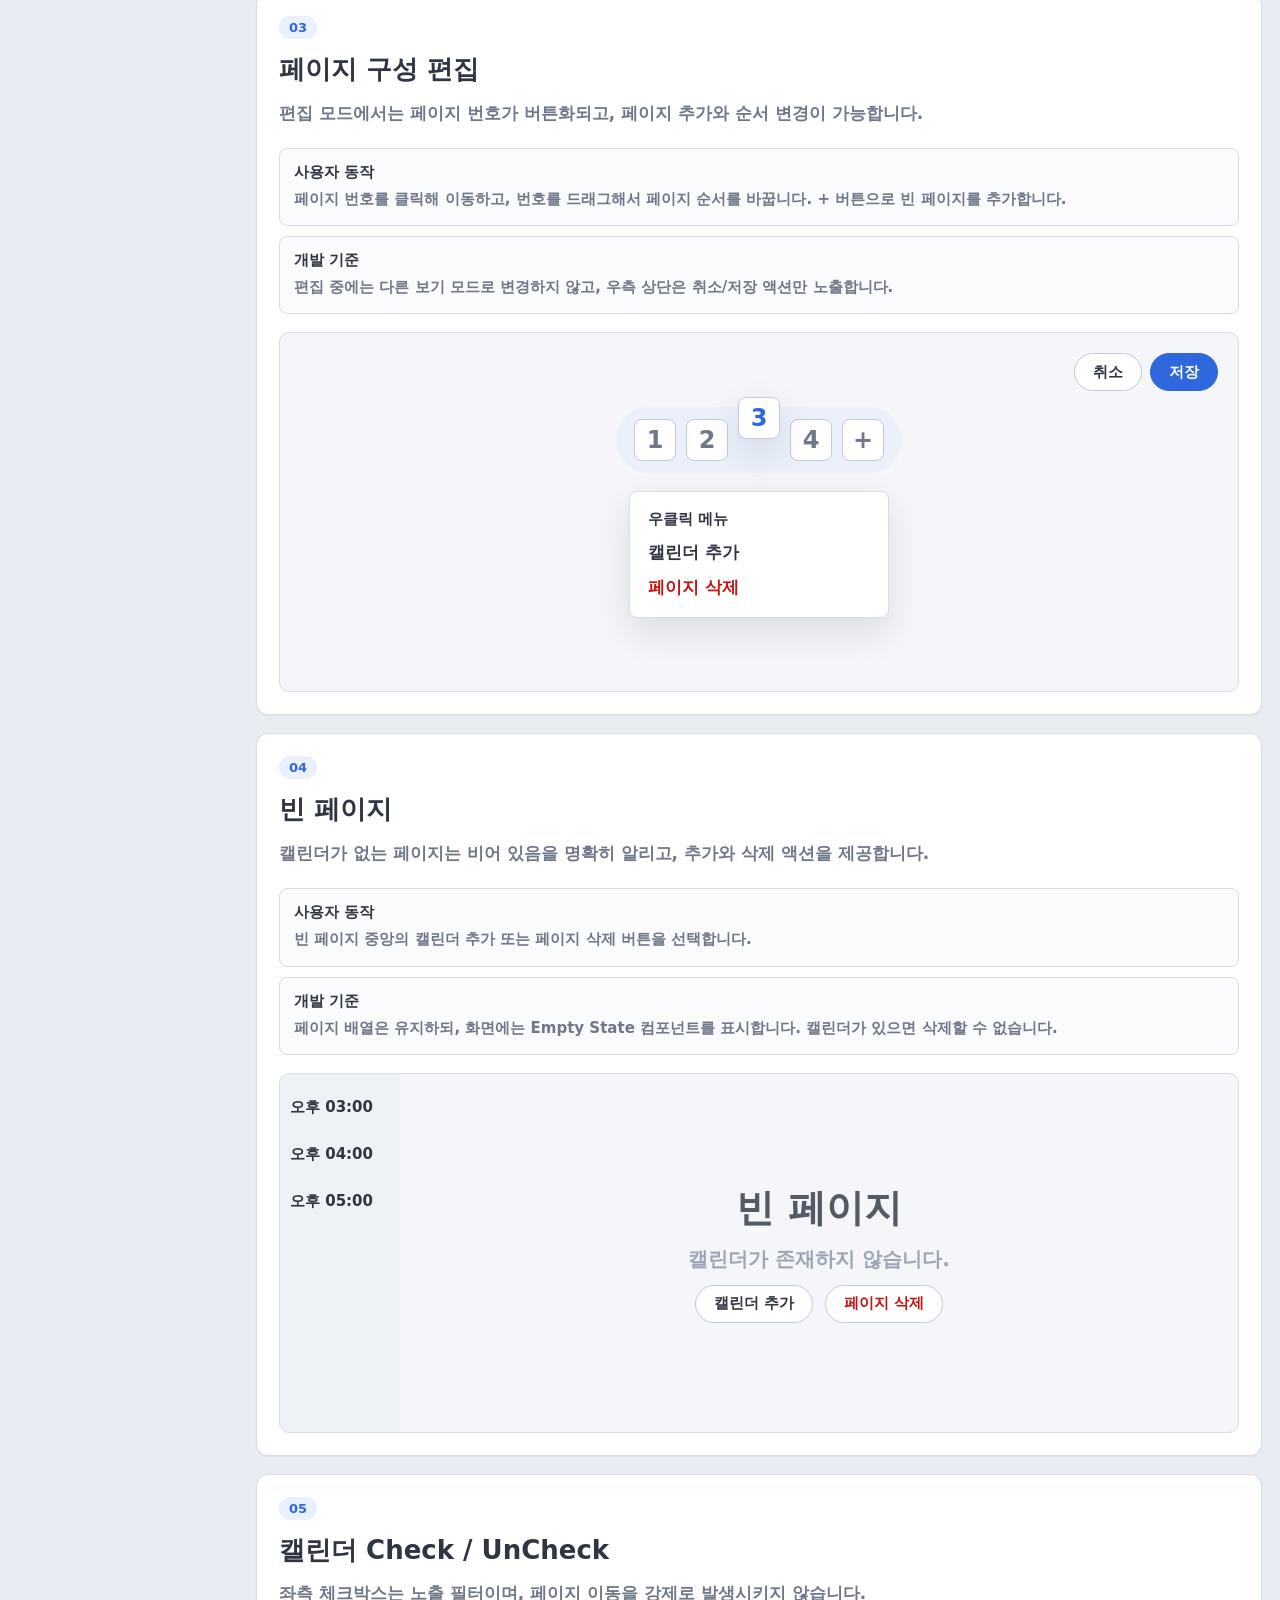
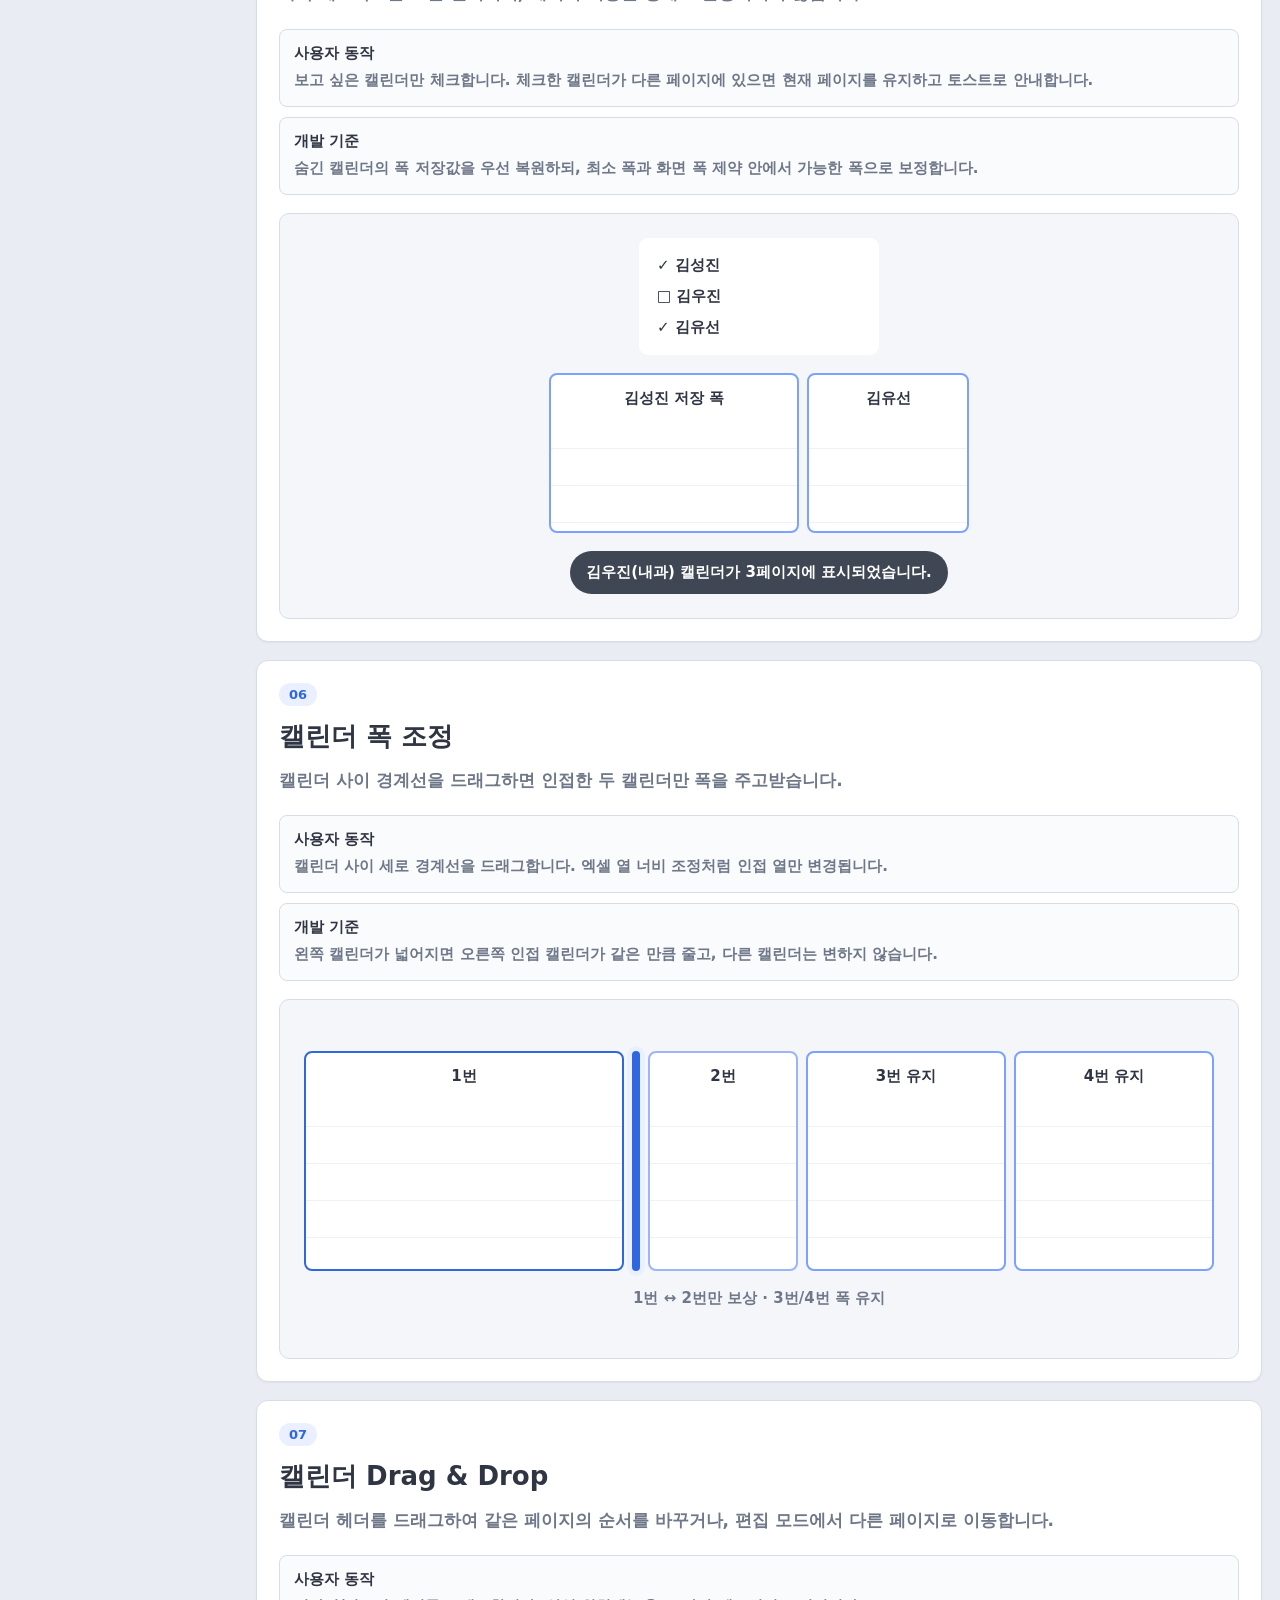
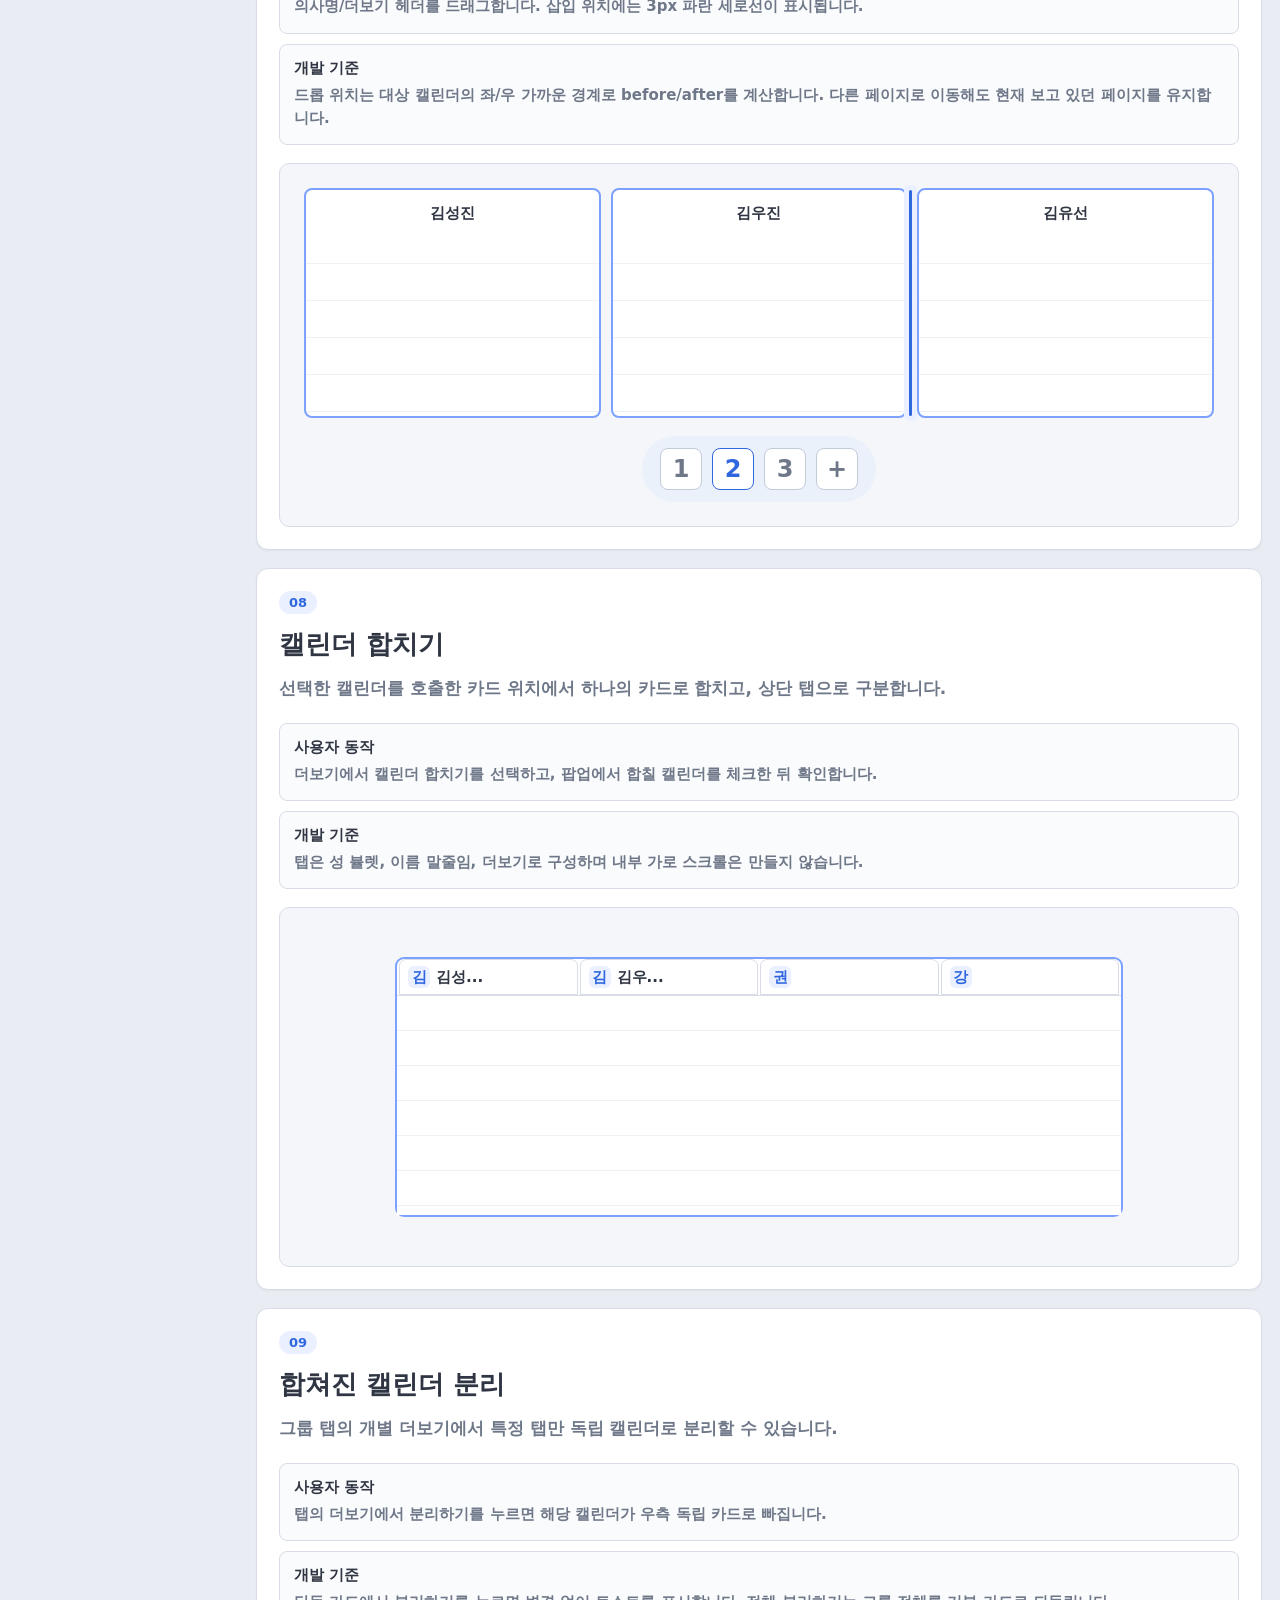
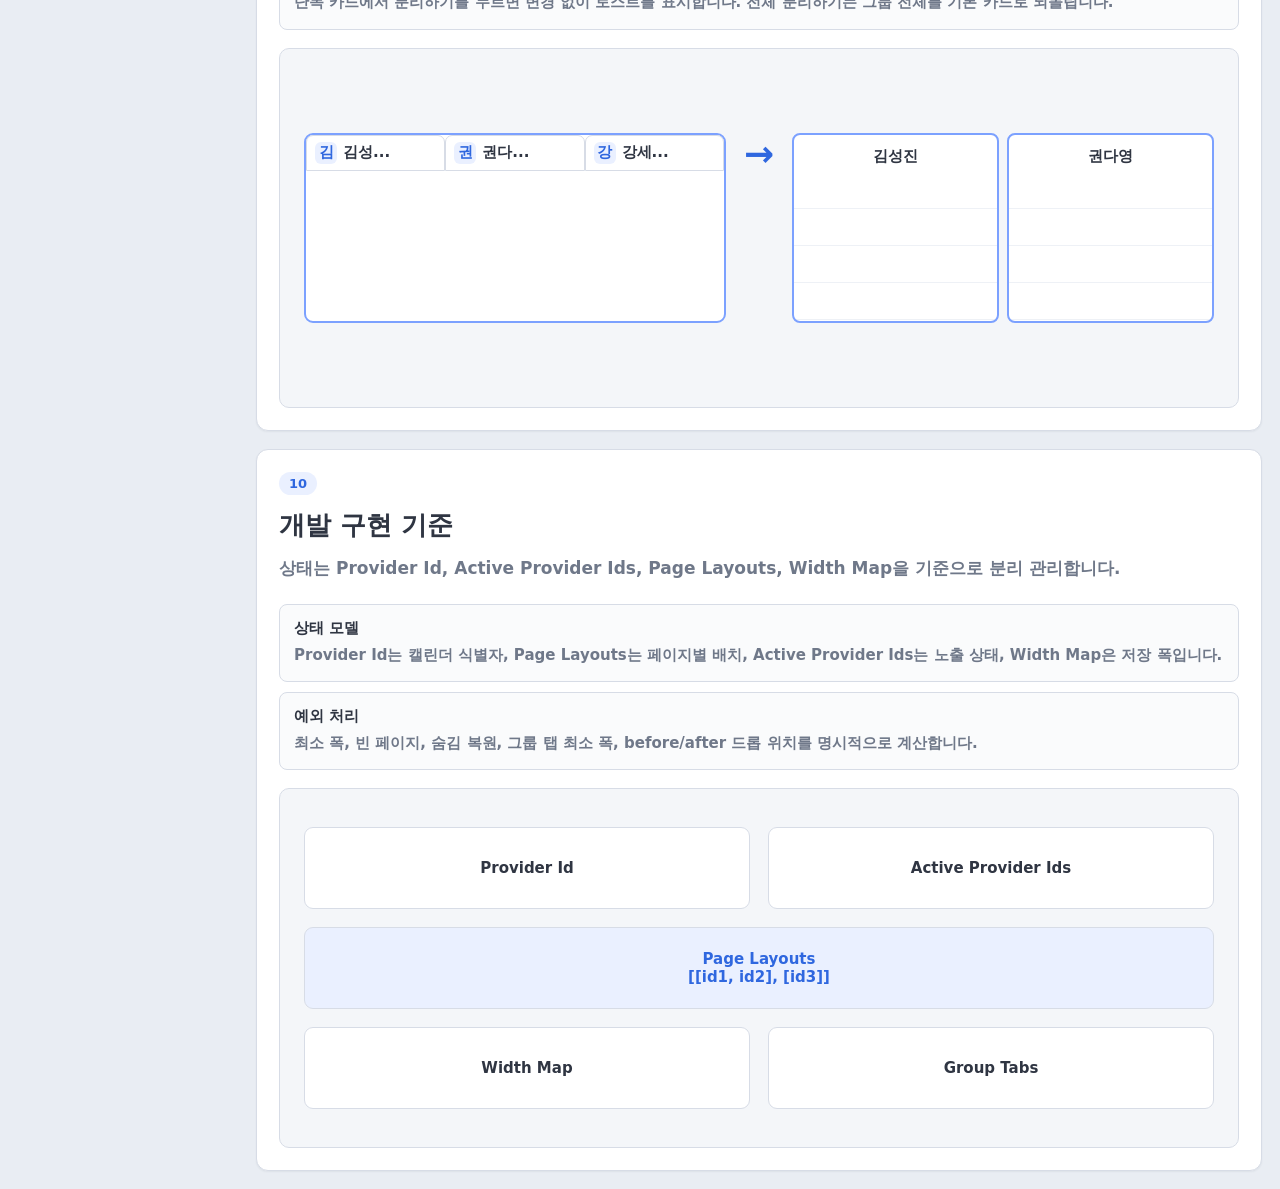
<file: reservation/interaction-guide.html>
<!doctype html>
<html lang="ko">
  <head>
    <meta charset="UTF-8" />
    <meta name="viewport" content="width=device-width, initial-scale=1.0" />
    <title>예약 캘린더 Interaction Guide</title>
    <link rel="stylesheet" href="./interaction-guide.css" />
  </head>
  <body>
    <header class="guide-topbar">
      <div>
        <span class="eyebrow">UX/UI Guide</span>
        <h1>예약 캘린더 Interaction Guide</h1>
      </div>
      <a class="open-prototype" href="./index.html">예약 화면 열기</a>
    </header>

    <main class="guide-layout">
      <nav class="guide-nav" aria-label="Interaction 정책 메뉴">
        <a href="#concept">1. 기본 개념</a>
        <a href="#view-mode">2. 보기 모드</a>
        <a href="#page-edit">3. 페이지 구성 편집</a>
        <a href="#empty-page">4. 빈 페이지</a>
        <a href="#check-filter">5. Check / UnCheck</a>
        <a href="#width-resize">6. 캘린더 폭 조정</a>
        <a href="#drag-drop">7. Drag & Drop</a>
        <a href="#merge">8. 캘린더 합치기</a>
        <a href="#split">9. 합쳐진 캘린더 분리</a>
        <a href="#implementation">10. 개발 구현 기준</a>
      </nav>

      <section class="guide-content">
        <article class="guide-section" id="concept">
          <div class="section-copy">
            <span class="section-number">01</span>
            <h2>기본 개념</h2>
            <p class="summary">캘린더는 의사, 검사, 치료 일정 단위의 카드이며 사용자가 페이지 단위로 자유롭게 배치할 수 있습니다.</p>
            <dl class="guide-points">
              <div>
                <dt>사용자 동작</dt>
                <dd>좌측 목록에서 캘린더 노출 여부를 선택하고, 중앙 영역에서 페이지별 캘린더를 확인합니다.</dd>
              </div>
              <div>
                <dt>개발 기준</dt>
                <dd>캘린더는 Provider Id로 식별하고, 페이지는 Provider Id 배열 묶음으로 관리합니다.</dd>
              </div>
            </dl>
          </div>
          <div class="guide-visual app-concept" aria-label="기본 화면 구조 예시">
            <div class="mock-left">
              <strong>캘린더 설정</strong>
              <span>✓ 김성진</span>
              <span>✓ 김우진</span>
              <span>✓ 김유선</span>
            </div>
            <div class="mock-center">
              <div class="mock-toolbar">기본 보기 · 1 / 4</div>
              <div class="mock-cards three">
                <div>김성진</div>
                <div>김우진</div>
                <div>김유선</div>
              </div>
            </div>
            <div class="mock-right">
              <strong>예약 정보</strong>
              <span>예약 내역</span>
              <span>예약 상세</span>
            </div>
          </div>
        </article>

        <article class="guide-section" id="view-mode">
          <div class="section-copy">
            <span class="section-number">02</span>
            <h2>보기 모드</h2>
            <p class="summary">정렬 메뉴에서 기본 보기, 하나 보기, 모두 보기, 페이지 구성 편집으로 진입합니다.</p>
            <dl class="guide-points">
              <div>
                <dt>사용자 동작</dt>
                <dd>정렬 버튼을 열어 원하는 보기 방식을 선택합니다. 설정 버튼은 아이콘만 남겨 공간을 확보합니다.</dd>
              </div>
              <div>
                <dt>개발 기준</dt>
                <dd>편집 저장 후에는 항상 캘린더 기본 보기로 돌아오며, 사용자가 구성한 페이지와 폭을 기준으로 표시합니다.</dd>
              </div>
            </dl>
          </div>
          <div class="guide-visual mode-menu" aria-label="정렬 메뉴 예시">
            <div class="toolbar-demo">
              <button>예약상태(4)</button>
              <button>새 예약</button>
              <button class="icon-only">⚙</button>
              <button class="active">정렬</button>
            </div>
            <div class="menu-demo">
              <span>캘린더 기본 보기</span>
              <span>캘린더 하나 보기</span>
              <span>캘린더 모두 보기</span>
              <span>페이지 구성 편집</span>
            </div>
          </div>
        </article>

        <article class="guide-section" id="page-edit">
          <div class="section-copy">
            <span class="section-number">03</span>
            <h2>페이지 구성 편집</h2>
            <p class="summary">편집 모드에서는 페이지 번호가 버튼화되고, 페이지 추가와 순서 변경이 가능합니다.</p>
            <dl class="guide-points">
              <div>
                <dt>사용자 동작</dt>
                <dd>페이지 번호를 클릭해 이동하고, 번호를 드래그해서 페이지 순서를 바꿉니다. + 버튼으로 빈 페이지를 추가합니다.</dd>
              </div>
              <div>
                <dt>개발 기준</dt>
                <dd>편집 중에는 다른 보기 모드로 변경하지 않고, 우측 상단은 취소/저장 액션만 노출합니다.</dd>
              </div>
            </dl>
          </div>
          <div class="guide-visual page-edit-demo" aria-label="페이지 구성 편집 예시">
            <div class="edit-actions">
              <button>취소</button>
              <button class="primary">저장</button>
            </div>
            <div class="page-chips">
              <span>1</span>
              <span>2</span>
              <span class="dragging">3</span>
              <span>4</span>
              <span>+</span>
            </div>
            <div class="context-bubble">
              <b>우클릭 메뉴</b>
              <span>캘린더 추가</span>
              <span class="danger">페이지 삭제</span>
            </div>
          </div>
        </article>

        <article class="guide-section" id="empty-page">
          <div class="section-copy">
            <span class="section-number">04</span>
            <h2>빈 페이지</h2>
            <p class="summary">캘린더가 없는 페이지는 비어 있음을 명확히 알리고, 추가와 삭제 액션을 제공합니다.</p>
            <dl class="guide-points">
              <div>
                <dt>사용자 동작</dt>
                <dd>빈 페이지 중앙의 캘린더 추가 또는 페이지 삭제 버튼을 선택합니다.</dd>
              </div>
              <div>
                <dt>개발 기준</dt>
                <dd>페이지 배열은 유지하되, 화면에는 Empty State 컴포넌트를 표시합니다. 캘린더가 있으면 삭제할 수 없습니다.</dd>
              </div>
            </dl>
          </div>
          <div class="guide-visual empty-page-demo" aria-label="빈 페이지 예시">
            <div class="time-axis-demo">
              <span>오후 03:00</span>
              <span>오후 04:00</span>
              <span>오후 05:00</span>
            </div>
            <div class="empty-message">
              <h3>빈 페이지</h3>
              <p>캘린더가 존재하지 않습니다.</p>
              <div>
                <button>캘린더 추가</button>
                <button class="danger">페이지 삭제</button>
              </div>
            </div>
          </div>
        </article>

        <article class="guide-section" id="check-filter">
          <div class="section-copy">
            <span class="section-number">05</span>
            <h2>캘린더 Check / UnCheck</h2>
            <p class="summary">좌측 체크박스는 노출 필터이며, 페이지 이동을 강제로 발생시키지 않습니다.</p>
            <dl class="guide-points">
              <div>
                <dt>사용자 동작</dt>
                <dd>보고 싶은 캘린더만 체크합니다. 체크한 캘린더가 다른 페이지에 있으면 현재 페이지를 유지하고 토스트로 안내합니다.</dd>
              </div>
              <div>
                <dt>개발 기준</dt>
                <dd>숨긴 캘린더의 폭 저장값을 우선 복원하되, 최소 폭과 화면 폭 제약 안에서 가능한 폭으로 보정합니다.</dd>
              </div>
            </dl>
          </div>
          <div class="guide-visual check-demo" aria-label="체크 해제와 폭 복원 예시">
            <div class="check-list-demo">
              <span>✓ 김성진</span>
              <span>□ 김우진</span>
              <span>✓ 김유선</span>
            </div>
            <div class="restore-demo">
              <div class="wide">김성진 저장 폭</div>
              <div>김유선</div>
            </div>
            <p class="toast-demo">김우진(내과) 캘린더가 3페이지에 표시되었습니다.</p>
          </div>
        </article>

        <article class="guide-section" id="width-resize">
          <div class="section-copy">
            <span class="section-number">06</span>
            <h2>캘린더 폭 조정</h2>
            <p class="summary">캘린더 사이 경계선을 드래그하면 인접한 두 캘린더만 폭을 주고받습니다.</p>
            <dl class="guide-points">
              <div>
                <dt>사용자 동작</dt>
                <dd>캘린더 사이 세로 경계선을 드래그합니다. 엑셀 열 너비 조정처럼 인접 열만 변경됩니다.</dd>
              </div>
              <div>
                <dt>개발 기준</dt>
                <dd>왼쪽 캘린더가 넓어지면 오른쪽 인접 캘린더가 같은 만큼 줄고, 다른 캘린더는 변하지 않습니다.</dd>
              </div>
            </dl>
          </div>
          <div class="guide-visual resize-demo" aria-label="인접 캘린더 보상 방식 예시">
            <div class="resize-cards">
              <div class="grow">1번</div>
              <span class="handle"></span>
              <div class="shrink">2번</div>
              <div>3번 유지</div>
              <div>4번 유지</div>
            </div>
            <div class="resize-rule">1번 ↔ 2번만 보상 · 3번/4번 폭 유지</div>
          </div>
        </article>

        <article class="guide-section" id="drag-drop">
          <div class="section-copy">
            <span class="section-number">07</span>
            <h2>캘린더 Drag & Drop</h2>
            <p class="summary">캘린더 헤더를 드래그하여 같은 페이지의 순서를 바꾸거나, 편집 모드에서 다른 페이지로 이동합니다.</p>
            <dl class="guide-points">
              <div>
                <dt>사용자 동작</dt>
                <dd>의사명/더보기 헤더를 드래그합니다. 삽입 위치에는 3px 파란 세로선이 표시됩니다.</dd>
              </div>
              <div>
                <dt>개발 기준</dt>
                <dd>드롭 위치는 대상 캘린더의 좌/우 가까운 경계로 before/after를 계산합니다. 다른 페이지로 이동해도 현재 보고 있던 페이지를 유지합니다.</dd>
              </div>
            </dl>
          </div>
          <div class="guide-visual drag-demo" aria-label="드래그 앤 드롭 삽입 라인 예시">
            <div class="drag-row">
              <div>김성진</div>
              <div class="drop-after">김우진</div>
              <div>김유선</div>
            </div>
            <div class="page-targets">
              <span>1</span>
              <span class="active">2</span>
              <span>3</span>
              <span>+</span>
            </div>
          </div>
        </article>

        <article class="guide-section" id="merge">
          <div class="section-copy">
            <span class="section-number">08</span>
            <h2>캘린더 합치기</h2>
            <p class="summary">선택한 캘린더를 호출한 카드 위치에서 하나의 카드로 합치고, 상단 탭으로 구분합니다.</p>
            <dl class="guide-points">
              <div>
                <dt>사용자 동작</dt>
                <dd>더보기에서 캘린더 합치기를 선택하고, 팝업에서 합칠 캘린더를 체크한 뒤 확인합니다.</dd>
              </div>
              <div>
                <dt>개발 기준</dt>
                <dd>탭은 성 뷸렛, 이름 말줄임, 더보기로 구성하며 내부 가로 스크롤은 만들지 않습니다.</dd>
              </div>
            </dl>
          </div>
          <div class="guide-visual merge-demo" aria-label="캘린더 합치기 탭 예시">
            <div class="merge-card">
              <div class="group-tabs-demo">
                <span><b>김</b> 김성...</span>
                <span><b>김</b> 김우...</span>
                <span><b>권</b></span>
                <span><b>강</b></span>
              </div>
              <div class="calendar-grid-demo"></div>
            </div>
          </div>
        </article>

        <article class="guide-section" id="split">
          <div class="section-copy">
            <span class="section-number">09</span>
            <h2>합쳐진 캘린더 분리</h2>
            <p class="summary">그룹 탭의 개별 더보기에서 특정 탭만 독립 캘린더로 분리할 수 있습니다.</p>
            <dl class="guide-points">
              <div>
                <dt>사용자 동작</dt>
                <dd>탭의 더보기에서 분리하기를 누르면 해당 캘린더가 우측 독립 카드로 빠집니다.</dd>
              </div>
              <div>
                <dt>개발 기준</dt>
                <dd>단독 카드에서 분리하기를 누르면 변경 없이 토스트를 표시합니다. 전체 분리하기는 그룹 전체를 기본 카드로 되돌립니다.</dd>
              </div>
            </dl>
          </div>
          <div class="guide-visual split-demo" aria-label="합쳐진 캘린더 분리 예시">
            <div class="split-before">
              <span><b>김</b> 김성...</span>
              <span><b>권</b> 권다...</span>
              <span><b>강</b> 강세...</span>
            </div>
            <div class="arrow">→</div>
            <div class="split-after">
              <div>김성진</div>
              <div>권다영</div>
            </div>
          </div>
        </article>

        <article class="guide-section" id="implementation">
          <div class="section-copy">
            <span class="section-number">10</span>
            <h2>개발 구현 기준</h2>
            <p class="summary">상태는 Provider Id, Active Provider Ids, Page Layouts, Width Map을 기준으로 분리 관리합니다.</p>
            <dl class="guide-points">
              <div>
                <dt>상태 모델</dt>
                <dd>Provider Id는 캘린더 식별자, Page Layouts는 페이지별 배치, Active Provider Ids는 노출 상태, Width Map은 저장 폭입니다.</dd>
              </div>
              <div>
                <dt>예외 처리</dt>
                <dd>최소 폭, 빈 페이지, 숨김 복원, 그룹 탭 최소 폭, before/after 드롭 위치를 명시적으로 계산합니다.</dd>
              </div>
            </dl>
          </div>
          <div class="guide-visual implementation-demo" aria-label="상태 모델 예시">
            <div class="state-card">Provider Id</div>
            <div class="state-card">Active Provider Ids</div>
            <div class="state-card wide">Page Layouts<br />[[id1, id2], [id3]]</div>
            <div class="state-card">Width Map</div>
            <div class="state-card">Group Tabs</div>
          </div>
        </article>
      </section>
    </main>
  </body>
</html>
</file>
<file: styles.css>
/* ── 인바디 결과 분석 v2 ─────────────────────────────────────── */
:root {
  --navy: #1e2430;
  --blue: #2f5bff;
  --ink: #222834;
  --ink-2: #555e6d;
  --ink-3: #8b94a5;
  --line: #e4e8ef;
  --line-2: #eef1f6;
  --bg: #f5f6f8;
  --card: #ffffff;
  --left-col-w: 215px; /* 상/하단 좌측 고정 영역 — 1px 오차 없이 동일 */
  --crosshair: #b9c2d0;
}

* { box-sizing: border-box; margin: 0; padding: 0; }
html, body { height: 100%; }
body {
  font-family: -apple-system, BlinkMacSystemFont, "Apple SD Gothic Neo", "Pretendard",
    "Segoe UI", "Malgun Gothic", sans-serif;
  font-size: 13px;
  color: var(--ink);
  background: #d9dce2;
  font-feature-settings: "lnum" 1, "tnum" 1;
  overflow: hidden;
}

#window {
  display: flex; flex-direction: column;
  height: 100vh; background: var(--card);
  box-shadow: 0 8px 40px rgba(20, 26, 40, 0.25);
}

/* 창 타이틀바 */
#titlebar {
  flex: 0 0 34px; display: flex; align-items: center;
  background: var(--navy); color: #cfd5e2; padding: 0 12px; gap: 8px;
  user-select: none;
}
#titlebar .win-controls { margin-left: auto; display: flex; gap: 14px; color: #9aa3b5; font-size: 12px; }

/* 환자 헤더 */
#patient-bar {
  flex: 0 0 52px; display: flex; align-items: center; gap: 14px;
  padding: 0 20px; border-bottom: 1px solid var(--line);
}
#patient-bar .p-name { font-size: 18px; font-weight: 700; }
#patient-bar .p-name small { font-size: 14px; font-weight: 500; color: var(--ink-2); }
#patient-bar .p-meta { color: var(--ink-2); display: flex; gap: 10px; align-items: center; }
#patient-bar .p-meta .sep { color: var(--line); }
#patient-bar select {
  height: 30px; border: 1px solid var(--line); border-radius: 6px; padding: 0 8px;
  color: var(--ink); background: #fff; font-size: 13px;
}
#patient-bar .spacer { flex: 1; }
.btn-outline {
  height: 30px; padding: 0 12px; border: 1px solid var(--line); border-radius: 6px;
  background: #fff; color: var(--ink); font-size: 13px; cursor: pointer;
}
.btn-outline:hover { border-color: #c9d0dc; }
/* 차트 헤더 Δ 요약 (기본 제공) */
.chart-card .head .head-delta {
  margin-left: 8px; font-weight: 500; font-size: 11px; color: var(--ink-3);
  background: #f2f4f8; border-radius: 5px; padding: 1px 7px;
}

/* 컨트롤 바 */
#control-bar {
  flex: 0 0 54px; display: flex; align-items: center; gap: 14px;
  padding: 0 20px; border-bottom: 1px solid var(--line);
  flex-wrap: nowrap; white-space: nowrap;
}
.mode-toggle { display: flex; border: 1px solid var(--line); border-radius: 8px; overflow: hidden; }
.mode-toggle button {
  height: 34px; padding: 0 14px; border: 0; background: #f2f4f8; color: var(--ink-2);
  font-size: 13px; font-weight: 600; cursor: pointer;
}
.mode-toggle button.active { background: var(--blue); color: #fff; }

.zoom-box {
  display: flex; align-items: center; gap: 4px;
  border: 1px solid var(--line); border-radius: 8px; height: 34px; padding: 0 6px;
}
.zoom-box button {
  border: 0; background: none; font-size: 13px; color: var(--ink-2); cursor: pointer;
  padding: 4px 6px; font-weight: 600;
}
.zoom-box button:disabled { color: #c3c9d4; cursor: default; } /* 한계점 Dim */
.zoom-box .pct { font-weight: 700; min-width: 40px; text-align: center; }

.icon-btn {
  width: 34px; height: 34px; border: 0; background: none; cursor: pointer;
  color: var(--ink-2); border-radius: 8px; display: flex; align-items: center; justify-content: center;
}
.icon-btn:hover { background: #f2f4f8; }
.icon-btn.active { color: var(--blue); }
.icon-btn:disabled { color: #c3c9d4; cursor: default; }
.icon-btn:disabled:hover { background: none; }

#control-bar .spacer { flex: 1; }

.preset-group { display: flex; border: 1px solid var(--line); border-radius: 8px; overflow: hidden; }
.preset-group button {
  height: 34px; padding: 0 12px; background: #fff; border: 0; border-right: 1px solid var(--line);
  color: var(--ink-2); cursor: pointer; font-size: 13px;
}
.preset-group button:last-child { border-right: 0; }
.preset-group button.active { background: var(--navy); color: #fff; font-weight: 700; }

.date-range { display: flex; align-items: center; gap: 6px; }
.date-range input {
  width: 100px; height: 34px; border: 1px solid var(--line); border-radius: 8px;
  padding: 0 10px; font-size: 13px; color: var(--ink);
}
.date-range input::placeholder { color: #b9c0cd; }
.btn-primary {
  height: 34px; padding: 0 16px; background: var(--navy); color: #fff; border: 0;
  border-radius: 8px; font-size: 13px; font-weight: 700; cursor: pointer;
}

.layout-toggle { display: flex; gap: 2px; }

/* 설정 팝오버 */
#metric-pop {
  position: absolute; z-index: 3000; background: #fff; border: 1px solid var(--line);
  border-radius: 10px; box-shadow: 0 8px 24px rgba(20,26,40,.14); padding: 10px 12px;
  display: none; min-width: 180px;
}
#metric-pop.open { display: block; }
#metric-pop .mp-title { font-weight: 700; margin-bottom: 8px; color: var(--ink-2); font-size: 12px; }
#metric-pop label { display: flex; gap: 8px; align-items: center; padding: 4px 0; cursor: pointer; }
#metric-pop .dot { width: 8px; height: 8px; border-radius: 50%; }

/* ── 메인 ──────────────────────────────────────────────────── */
#main { flex: 1; overflow: hidden; position: relative; background: var(--bg); }
/* 메인 스크롤러는 더 이상 직접 스크롤하지 않음 — 영역별 독립 스크롤 컨테이너의 부모 */
#main-scroll {
  height: 100%; overflow: hidden; position: relative;
  display: flex; flex-direction: column;
}
#content { position: relative; flex: 1; min-height: 0; display: flex; flex-direction: column; }
/* 영역별 독립 세로 스크롤: 차트 영역만 스크롤 — 하단 처방 블록은 항상 고정
   세로 스크롤바 공간 상시 예약(gutter stable)으로 폭 변화/재렌더 진동 방지 */
#charts-vscroll, #cmp-vscroll {
  flex: 1 1 0; min-height: 0;
  overflow-y: auto; overflow-x: hidden;
  scrollbar-gutter: stable;
  overscroll-behavior: contain; /* 경계 도달 시 처방/다른 영역으로 스크롤 전파 금지 */
  position: relative;
  background: #fff; /* 차트 하단/거터 잔여 영역도 화이트 유지 */
}

/* 리스트/카드 공용 섹션 골격 */
.sect { display: flex; background: var(--card); }
.sect-left {
  flex: 0 0 var(--left-col-w); width: var(--left-col-w);
  border-right: 1px solid var(--line-2);
  display: flex; flex-direction: column; align-items: flex-start; justify-content: flex-start;
  gap: 4px; padding: 14px 16px;
}
.sect-left .stick { position: sticky; top: 160px; text-align: left; }
.sect-left .stick .t2 { margin-top: 4px; }
.sect-left .t1 { font-size: 15px; font-weight: 700; }
.sect-left .t2 { font-size: 12px; color: var(--ink-3); }
.sect-body { flex: 1; min-width: 0; position: relative; }

#charts-sect { background: #fff; border-bottom: 1px solid var(--line); }
/* 섹션 헤더 행 (좌측 고정 열 대체) — 우측에 그래프 컨트롤(줌/풀다운) 배치 */
.area-head { display: flex; align-items: center; gap: 10px; padding: 8px 16px 2px; background: #fff; }
.area-head .t1 { font-size: 15px; font-weight: 700; }
.area-head .t2 { font-size: 12px; color: var(--ink-3); }
.area-head .spacer { flex: 1; }

/* 그래프 헤더 컨트롤 그룹 */
.head-controls { display: flex; align-items: center; gap: 10px; }
.head-controls .zoom-box { height: 32px; background: #fff; }
.head-controls .zoom-box button { font-size: 15px; padding: 2px 8px; line-height: 1; }

/* 호버 풀다운 메뉴 (결과모아보기 / 정렬 방식) */
.dd { position: relative; }
.dd-btn {
  display: flex; align-items: center; gap: 7px; height: 32px; padding: 0 12px;
  border: 1px solid var(--line); border-radius: 8px; background: #fff;
  font-size: 13px; font-weight: 600; color: var(--ink); cursor: pointer;
}
.dd-btn svg { flex: 0 0 auto; }
.dd:hover .dd-btn { border-color: #c9d0dc; background: #fafbfc; }
/* 메뉴 레이어: 버튼과의 간격은 padding으로 확보 — 호버 연속성 유지 */
.dd-menu { position: absolute; top: 100%; right: 0; display: none; z-index: 1200; padding-top: 4px; }
.dd:hover .dd-menu { display: block; }
.dd-box {
  background: #fff; border: 1px solid var(--line); border-radius: 10px;
  box-shadow: 0 8px 24px rgba(20, 26, 40, 0.14); padding: 4px; min-width: 140px;
}
.dd-item {
  display: flex; align-items: center; gap: 8px; padding: 7px 10px; border-radius: 7px;
  font-size: 13px; color: var(--ink); cursor: pointer; white-space: nowrap;
}
.dd-item:hover { background: #f2f4f8; }
.dd-item.sel { font-weight: 700; color: var(--blue); }
.dd-item .dd-check { margin-left: auto; }
.dd-item svg { flex: 0 0 auto; }

/* 차트 행(리스트형) */
.chart-rows { padding: 10px 14px 4px; display: flex; flex-direction: column; gap: 10px; }
.chart-card {
  background: #fff; border: 1px solid var(--line); border-radius: 10px;
  position: relative; overflow: hidden;
}
.chart-card .head {
  display: flex; align-items: center; gap: 6px; padding: 10px 14px 0; font-weight: 700; font-size: 13px;
}
.chart-card .head .dot { width: 8px; height: 8px; border-radius: 50%; }
.chart-card .head .unit { color: var(--ink-3); font-weight: 400; font-size: 12px; }
.chart-card .head .latest { margin-left: auto; color: var(--ink-2); font-size: 12px; }
.chart-card .head .latest b { font-size: 13px; }
.chart-scroll { overflow: hidden; position: relative; }
.chart-scroll svg { display: block; }

/* 카드형 그리드 */
.card-grid {
  padding: 10px 14px 4px; display: grid; grid-template-columns: 1fr 1fr; gap: 10px;
}

/* 마스터 가로 스크롤바 (하단 고정 블록 최상단 행) — 스트립 내 세로 센터 정렬 */
#master-scroll {
  overflow-x: auto; overflow-y: hidden; height: 8px; background: var(--card);
}
#master-scroll .spacer { height: 1px; }
#master-scroll::-webkit-scrollbar { height: 8px; }
#master-scroll::-webkit-scrollbar-thumb { background: #c8cfdb; border-radius: 4px; }

/* ── 하단 고정 블록: 스크롤바 + 독립 날짜 축 + 처방항목 ─────── */
/* 하단 처방 모듈: 상단 모듈 라인으로 구획 */
#bottom-block {
  position: relative; z-index: 45; background: #fff;
  border-top: 1px solid var(--line);
  flex: 0 0 auto;
  /* 차트 영역의 스크롤바 예약폭과 동일한 우측 인셋 — 축/처방/차트의 X 좌표계 정렬 유지 */
  padding-right: var(--sbw, 0px);
}
/* 독립 날짜 축 행 (전체 폭) */
#axis-sect, #rx-title-sect, #rx-sect { background: #fff; }
/* 처방 목록: 독립 세로 스크롤 (마우스 위치 기반) — 부모로의 스크롤 전파 차단 */
#rx-sect { position: relative; overflow-y: auto; overscroll-behavior: contain; scrollbar-gutter: stable; }
#axis-body { overflow: hidden; position: relative; }
/* 연도 밴드: 스크롤 컨테이너 밖(#axis-sect)에 그려 가로 스크롤과 무관하게
   좌우 끝까지 항상 채워진 면+라인 유지 */
#axis-sect { position: relative; }
#axis-sect::before {
  content: ''; position: absolute; top: 0; left: 0; right: 0; height: 20px;
  background: #f7f8fa; border-bottom: 1px solid var(--line-2);
  pointer-events: none;
}
#axis-body { position: relative; z-index: 1; }
.axis-head {
  height: 46px; border-bottom: 1px solid var(--line-2); position: relative; color: var(--ink-2);
}
.axis-head .yr-row { display: none; } /* 밴드는 #axis-body::before 가 전체 폭으로 담당 */
.axis-head .dlabel {
  position: absolute; transform: translateX(-50%); white-space: nowrap; line-height: 1.2;
  bottom: 11px;
}
.axis-head .dlabel.today { font-weight: 700; color: var(--ink); }
/* 처방항목 타이틀 행 (축 아래 독립 행) */
#rx-left-title { padding: 0; justify-content: center; }
/* 슬림 헤더: 기능(전체 클릭 접기/펴기) 유지하며 세로 점유 최소화 */
.rx-title {
  display: flex; align-items: center; gap: 8px; font-weight: 700; font-size: 13px;
  height: 28px; padding: 0 16px; border-bottom: 1px solid var(--line-2);
  cursor: pointer; user-select: none; width: 100%;
}
.rx-title .rx-toggle { width: 20px; height: 20px; }
.rx-title-body { height: 28px; border-bottom: 1px solid var(--line-2); background: #fff; }
#rx-sect { }
#rx-left { align-items: stretch; justify-content: flex-start; padding: 0; }
.rx-toggle {
  width: 24px; height: 24px; border: 1px solid var(--line); border-radius: 6px;
  background: #fff; color: var(--ink-2); cursor: pointer;
  display: inline-flex; align-items: center; justify-content: center; padding: 0;
}
.rx-toggle:hover { background: #f2f4f8; border-color: #c9d0dc; }
.rx-toggle svg { transition: none; }
#rx-title-sect.collapsed .rx-toggle svg { transform: rotate(180deg); }
#rx-sect.collapsed { display: none; }
.rx-count { font-weight: 400; color: var(--ink-3); font-size: 12px; }
#rx-left .rx-row-name {
  height: 44px; display: flex; flex-direction: column; justify-content: center;
  padding: 0 16px; border-bottom: 1px solid var(--line-2); font-weight: 700; font-size: 13px;
}
#rx-left .rx-row-name small { font-weight: 400; color: var(--ink-3); font-size: 11px; }
#rx-body { overflow: hidden; position: relative; }
#rx-canvas { position: relative; }
.dtick {
  position: absolute; bottom: 0; width: 0; height: 4px;
  border-left: 1px solid #d5dae3;
}
.dtick.visit { height: 7px; border-left-color: #a7b0bf; }
.yr-label {
  position: absolute; top: 3px; font-size: 10px; font-weight: 700; color: #667085;
  letter-spacing: 0.03em; white-space: nowrap; z-index: 2;
  background: #fff; border: 1px solid var(--line); border-radius: 4px;
  padding: 0 6px; line-height: 1.4;
}
/* 행 줄무늬는 연도 세로 밴드와 충돌(체커보드)하므로 미사용 — 행 구분은 하단 보더로 */
.rx-row { height: 44px; border-bottom: 1px solid var(--line-2); position: relative; }
/* 셀 폰트는 날짜 라벨과 동일한 11px, 라운드는 숫자에 밀착하는 최소형 */
.rx-cell {
  position: absolute; top: 50%; transform: translate(-50%, -50%);
  font-size: 11px; color: var(--ink); white-space: nowrap;
  padding: 2px 3px; border-radius: 7px;
}
/* 항목명: 행 좌측(세로 중앙) 라벨 — 데이터 시작점(PAD_L)이 목록 폭에 맞춰 시작 */
.rx-names { position: absolute; left: 0; top: 0; pointer-events: none; z-index: 5; }
.rx-name-float {
  position: absolute; left: 0; height: 44px; display: flex; align-items: center;
  font-weight: 700; font-size: 11px; color: var(--ink);
  padding: 0 24px 0 16px;
  background: linear-gradient(90deg, #fff 70%, rgba(255, 255, 255, 0));
  white-space: nowrap;
}
/* 밀집 구간: 추이 그래프와 동일한 원형 점 표기 */
.rx-dot {
  position: absolute; top: 50%; width: 6px; height: 6px;
  margin: -3px 0 0 -3px; border-radius: 50%; background: #a7b0bf;
}
/* 전체 노출 셀: 툴팁 통일성(회의 확정) — 호버 시 레이어 팝업 */
.rx-cell.plain { cursor: pointer; }
.rx-cell.plain:hover { background: rgba(47, 91, 255, 0.08); }
/* 용량 단독 셀: 원(칩 배경) 없이 숫자만 표기 → 호버 시 상세 툴팁 (호버/동기 강조만 배경) */
.rx-cell.more {
  cursor: pointer; min-width: 14px; text-align: center;
}
.rx-cell.more:hover { background: rgba(47, 91, 255, 0.12); }
/* 크로스헤어 동기 강조는 압축 칩에만 — 전체 노출 셀(1|1|1)은 배경/호버 없음 */
.rx-cell.more.hl { background: rgba(47, 91, 255, 0.10); }
.rx-cell .bar { color: #c3c9d4; padding: 0 1px; }

/* ── 지표 변화 비교 ───────────────────────────────────────── */
#compare-wrap { display: flex; background: var(--card); }
/* 하단 여백 12px 확보 — 차트 박스와 처방 블록 사이 화이트 간격 */
#compare-center { flex: 1; min-width: 0; position: relative; padding: 12px 0 12px 0; }
#compare-center .cmp-head {
  padding: 0 16px 6px; display: flex; align-items: center; gap: 16px;
}
#compare-center .cmp-head .t1 { font-weight: 700; font-size: 14px; }
#compare-center .cmp-head .t2 { color: var(--ink-3); font-size: 12px; }
#compare-scroll { overflow: hidden; position: relative; }
/* 범례: 타이틀 행 우측 배치 */
#compare-legend {
  display: flex; gap: 14px; justify-content: flex-end; flex-wrap: wrap;
  margin-left: auto; padding-bottom: 1px;
}
#compare-legend .lg { display: flex; gap: 6px; align-items: center; font-size: 12px; color: var(--ink-2); cursor: pointer; }
#compare-legend .lg.off { opacity: 0.35; }
#compare-legend .lg .sw { width: 18px; height: 3px; border-radius: 2px; }
/* 우측 열: 비어 있어도 전체 높이 흰색 단 구조 — 모듈 라인이 하단까지 이어짐 */
#mini-col {
  flex: 0 0 258px; width: 258px; background: #fff;
  border-left: 1px solid var(--line);
  display: flex; flex-direction: column;
  position: relative;
}
/* 좌우 영역 크기 조절 스플리터 (경계 드래그) */
#mini-splitter {
  position: absolute; left: -5px; top: 0; bottom: 0; width: 10px;
  cursor: col-resize; z-index: 20;
}
#mini-splitter:hover, #mini-splitter:active { background: rgba(47, 91, 255, 0.12); }
/* 경계선 호버 시 나타나는 좌우 그립 아이콘 */
.split-grip {
  position: absolute; top: 50%; left: 50%; transform: translate(-50%, -50%);
  width: 24px; height: 24px; border-radius: 50%;
  background: #fff; border: 1px solid var(--line);
  box-shadow: 0 2px 8px rgba(20, 26, 40, 0.12);
  display: flex; align-items: center; justify-content: center;
  color: var(--ink-2); opacity: 0; transition: opacity 0.12s;
  pointer-events: none;
}
#mini-splitter:hover .split-grip, #mini-splitter:active .split-grip { opacity: 1; }
/* 측정 지표 추이 패널: 우측 열을 가득 채우는 독립 세로 스크롤 — 가로 스크롤 없음(폭 반응형) */
#mini-panel {
  flex: 1; min-height: 0;
  overflow-y: auto; overflow-x: hidden; background: #fff;
  overscroll-behavior: contain;
  scrollbar-gutter: stable;
}
#mini-panel .mini-title {
  font-weight: 700; font-size: 14px; padding: 12px 14px 6px; border-bottom: 1px solid var(--line-2);
}
.mini-card { padding: 8px 10px 2px; border-bottom: 1px solid var(--line-2); position: relative; }
.mini-card .m-head { display: flex; gap: 6px; align-items: center; font-size: 12px; font-weight: 700; }
.mini-card .m-head .dot { width: 7px; height: 7px; border-radius: 50%; }
.mini-card .m-head .unit { color: var(--ink-3); font-weight: 400; font-size: 11px; }
.mini-card svg { display: block; }

/* ── 크로스헤어 & 플로팅 레이어 ───────────────────────────── */
#crosshair {
  position: absolute; top: 0; bottom: 0; width: 0;
  border-left: 1px dashed var(--crosshair);
  pointer-events: none; display: none; z-index: 60;
}
/* 동기화 수직 점선(비교 중앙↔처방, 카드별, 미니맵) */
.vline {
  position: absolute; top: 0; bottom: 0; width: 0;
  border-left: 1px dashed var(--crosshair);
  pointer-events: none; display: none; z-index: 60;
}
#floating {
  position: fixed; inset: 0; pointer-events: none; z-index: 2000; overflow: visible;
}
.tip {
  position: absolute; background: #fff; border: 1px solid var(--line);
  border-radius: 10px; box-shadow: 0 6px 20px rgba(20, 26, 40, 0.065);
  padding: 10px 12px; min-width: 148px; pointer-events: none;
  font-size: 12px;
}
.tip.pinned { pointer-events: auto; }
/* 중첩 레이어 접근성: 핀 고정 상태에서 호버한 레이어를 즉시 최상단으로 */
.tip.pinned:hover {
  z-index: 3000 !important;
  box-shadow: 0 8px 24px rgba(20, 26, 40, 0.18);
}
/* 호버 타겟: 블루 아웃라인만 (별도 글로우 없음) */
.tip.target { border-color: #6e8bff; }
.tip .t-head { display: flex; align-items: center; gap: 8px; font-size: 13px; font-weight: 700; margin-bottom: 6px; }
.tip .t-head .code { font-weight: 400; color: var(--ink-3); font-size: 11px; margin-left: auto; }
/* 직전 측정 참조(LOCF) 배지 */
.tip .ref-badge {
  font-size: 10px; font-weight: 400; color: var(--ink-3);
  background: #f2f4f8; border-radius: 4px; padding: 1px 6px; margin-left: 6px;
}
.tip .t-close {
  border: 0; background: none; color: #aab2c0; cursor: pointer; font-size: 12px;
  padding: 0 0 0 4px; line-height: 1;
}
.tip .t-row { display: flex; gap: 6px; color: var(--ink-3); line-height: 1.7; white-space: nowrap; }
.tip .t-row .v { color: var(--ink); }
.tip .t-row .v.accent { font-weight: 700; }
.tip .t-row .dot { width: 7px; height: 7px; border-radius: 50%; display: inline-block; margin: 5px 2px 0 0; }
.tip .t-note { margin-top: 6px; padding: 5px 8px; background: #f4f6fa; border-radius: 6px; color: var(--ink-2); white-space: nowrap; }

/* 값 라벨/포인트 */
.pt-label { font-size: 10px; fill: var(--ink-2); }
.axis-tick { font-size: 10px; fill: var(--ink-3); }
.mini-tick { font-size: 9px; fill: var(--ink-3); }

/* 드래그 패닝 커서 */
.pannable { cursor: grab; }
.pannable.panning { cursor: grabbing; }

/* 안내 배지(빈 상태 등) */
.empty-hint { padding: 30px; color: var(--ink-3); text-align: center; }
/* 초기 Empty 화면 */
.empty-screen {
  flex: 1; min-height: 70vh; display: flex; flex-direction: column;
  align-items: center; justify-content: center; gap: 8px;
  background: #fff; text-align: center;
}
.empty-screen .empty-title { margin-top: 10px; font-size: 16px; font-weight: 700; color: var(--ink-2); }
.empty-screen .empty-desc { font-size: 13px; color: var(--ink-3); line-height: 1.7; }
/* 처방항목 상/하 스플리터 (하단 블록 상단 경계) */
#rx-vsplitter {
  position: absolute; top: -5px; left: 0; right: 0; height: 10px;
  cursor: row-resize; z-index: 46;
}
#rx-vsplitter:hover, #rx-vsplitter:active { background: rgba(47, 91, 255, 0.12); }
#rx-vsplitter .split-grip {
  position: absolute; top: 50%; left: 50%; transform: translate(-50%, -50%);
  width: 24px; height: 24px; border-radius: 50%;
  background: #fff; border: 1px solid var(--line);
  box-shadow: 0 2px 8px rgba(20, 26, 40, 0.12);
  display: flex; align-items: center; justify-content: center;
  color: var(--ink-2); opacity: 0; transition: opacity 0.12s;
  pointer-events: none;
}
#rx-vsplitter:hover .split-grip, #rx-vsplitter:active .split-grip { opacity: 1; }
</file>
<file: reservation/styles.css>
:root {
  --surface: #ffffff;
  --surface-soft: #f3f4f7;
  --surface-muted: #eef0f4;
  --line: #d9dde5;
  --line-soft: #ebeef3;
  --text: #2f3542;
  --text-soft: #747c8d;
  --text-muted: #a3aab8;
  --blue: #2f67df;
  --blue-soft: #eaf0ff;
  --red: #ff6470;
  --titlebar: #303747;
  --slot-h: 38px;
  --card-header-h: 44px;
  --tab-scrollbar-h: 0px;
  font-family:
    Inter,
    "Pretendard",
    "Apple SD Gothic Neo",
    "Malgun Gothic",
    system-ui,
    sans-serif;
}

* {
  box-sizing: border-box;
}

html,
body {
  width: 100%;
  height: 100%;
  margin: 0;
}

body {
  overflow: hidden;
  background: #edf0f4;
  color: var(--text);
  font-size: 14px;
  letter-spacing: 0;
}

button,
input,
select,
textarea {
  font: inherit;
}

button {
  cursor: pointer;
}

.reservation-window {
  width: 100vw;
  height: 100vh;
  min-height: 0;
  overflow: hidden;
  border: 0;
  border-radius: 0;
  background: #edf0f4;
  box-shadow: none;
}

.titlebar {
  height: 42px;
  display: flex;
  align-items: center;
  justify-content: space-between;
  padding: 0 18px;
  color: #f0f3f9;
  background: var(--titlebar);
  user-select: none;
}

.titlebar strong {
  font-size: 15px;
  font-weight: 700;
}

.window-controls {
  display: flex;
  align-items: center;
  gap: 26px;
}

.window-controls span {
  width: 15px;
  height: 15px;
  position: relative;
}

.window-controls span:nth-child(1)::before {
  content: "";
  position: absolute;
  left: 0;
  right: 0;
  top: 8px;
  height: 2px;
  background: #d2d6df;
}

.window-controls span:nth-child(2) {
  border: 2px solid #d2d6df;
}

.window-controls span:nth-child(3)::before,
.window-controls span:nth-child(3)::after {
  content: "";
  position: absolute;
  left: 1px;
  top: 7px;
  width: 16px;
  height: 2px;
  background: #d2d6df;
}

.window-controls span:nth-child(3)::before {
  transform: rotate(45deg);
}

.window-controls span:nth-child(3)::after {
  transform: rotate(-45deg);
}

.dialog-body {
  height: calc(100% - 42px);
  padding: 12px;
  background: var(--surface-soft);
}

.layout {
  --left-width: 360px;
  --right-width: 510px;
  height: 100%;
  display: grid;
  grid-template-columns: var(--left-width) 10px minmax(140px, 1fr) 10px var(--right-width);
  align-items: stretch;
}

.panel {
  min-width: 0;
  border: 1px solid var(--line);
  background: var(--surface);
  box-shadow: 0 1px 2px rgba(40, 48, 64, 0.06);
}

.left-panel,
.scheduler-panel,
.info-panel {
  border-radius: 8px;
}

.left-panel {
  display: grid;
  grid-template-rows: auto minmax(0, 1fr) auto;
  gap: 12px;
  padding: 14px;
  overflow: hidden;
  background: #f6f7f9;
}

.calendar-card,
.calendar-list-card {
  border-radius: 7px;
  background: #fff;
}

.calendar-card {
  padding: 18px 22px;
}

.month-toolbar,
.section-title-row,
.detail-title-row,
.info-header,
.scheduler-toolbar {
  display: flex;
  align-items: center;
  justify-content: space-between;
  gap: 12px;
}

.month-toolbar strong {
  font-size: 18px;
}

.today-link {
  border: 0;
  padding: 0;
  color: #677083;
  background: transparent;
  font-weight: 700;
  text-decoration: underline;
  text-underline-offset: 3px;
}

.icon-group {
  display: flex;
  gap: 12px;
}

.icon-group button,
.date-control button,
.pagination button,
.kebab {
  border: 0;
  color: #677083;
  background: transparent;
}

.icon-group button {
  width: 26px;
  height: 26px;
  font-size: 30px;
  line-height: 20px;
}

.mini-calendar {
  display: grid;
  grid-template-columns: repeat(7, minmax(0, 1fr));
  gap: 8px 9px;
  margin-top: 14px;
  text-align: center;
}

.mini-calendar span {
  color: #4f5665;
  font-weight: 800;
}

.mini-calendar span,
.mini-calendar button {
  min-width: 0;
  height: 24px;
  border: 0;
  border-radius: 4px;
  background: transparent;
  color: #606878;
  font-weight: 700;
}

.mini-calendar .sun {
  color: var(--red);
}

.mini-calendar .muted {
  color: #d9dde5;
}

.mini-calendar button.selected {
  color: #405069;
  outline: 2px solid #5d80e5;
  outline-offset: 1px;
  background: #f8fbff;
}

.mini-calendar button:focus-visible,
.doctor-row:focus-within,
button:focus-visible,
input:focus-visible,
select:focus-visible,
textarea:focus-visible {
  outline: 2px solid var(--blue);
  outline-offset: 2px;
}

.month-divider {
  height: 1px;
  margin: 18px 0;
  background: var(--line-soft);
}

.month-toolbar.compact {
  justify-content: flex-start;
}

.calendar-list-card {
  display: flex;
  min-height: 0;
  flex-direction: column;
  padding: 16px 18px;
  overflow: hidden;
}

.section-title-row strong {
  font-size: 16px;
}

.outline,
.primary-outline {
  min-height: 32px;
  border: 1px solid #a9b4ca;
  border-radius: 7px;
  background: #fff;
  color: #334056;
  font-weight: 800;
}

.primary-outline {
  border-color: #6b8df2;
  color: var(--blue);
}

.outline.dark {
  border-color: #4e5a70;
}

.small {
  min-height: 26px;
  padding: 0 12px;
}

.kebab {
  width: 26px;
  height: 26px;
  font-size: 22px;
  vertical-align: middle;
}

.doctor-list {
  min-height: 0;
  margin-top: 12px;
  overflow: auto;
  padding-right: 4px;
}

.doctor-row {
  display: grid;
  grid-template-columns: 20px minmax(0, 1fr) 18px;
  align-items: center;
  gap: 8px;
  min-height: 32px;
  color: #303847;
  font-weight: 700;
}

.doctor-row input {
  width: 17px;
  height: 17px;
  accent-color: var(--blue);
}

.doctor-row span:nth-child(2) {
  overflow: hidden;
  text-decoration: underline;
  text-overflow: ellipsis;
  white-space: nowrap;
}

.doctor-color {
  width: 16px;
  height: 16px;
  border-radius: 999px;
  box-shadow: 0 0 0 1px rgba(0, 0, 0, 0.08);
}

.left-actions {
  display: grid;
  grid-template-columns: 1fr 0.72fr;
  gap: 8px;
}

.left-actions button {
  min-height: 36px;
  border: 1px solid #758096;
  border-radius: 5px;
  background: #fff;
  color: #303847;
  font-weight: 800;
}

.resize-handle {
  width: 10px;
  min-width: 10px;
  position: relative;
  z-index: 20;
  border: 0;
  background: transparent;
  cursor: col-resize;
  touch-action: none;
}

.resize-handle::before {
  content: "";
  position: absolute;
  top: 10px;
  bottom: 10px;
  left: 4px;
  width: 2px;
  border-radius: 999px;
  background: transparent;
  transition: background 120ms ease;
}

.layout.is-resizing .resize-handle.active::before {
  width: 4px;
  background: #7c91c7;
  transform: translateX(-1px);
}

.resize-handle::after {
  position: absolute;
  top: 50%;
  left: 50%;
  width: max-content;
  max-width: 190px;
  padding: 6px 8px;
  border-radius: 6px;
  background: rgba(42, 49, 64, 0.92);
  color: #fff;
  font-size: 12px;
  font-weight: 700;
  line-height: 1.3;
  opacity: 0;
  pointer-events: none;
  transform: translate(-50%, -50%) scale(0.96);
  transition: opacity 120ms ease, transform 120ms ease;
  white-space: nowrap;
}

.resize-left::after {
  content: "왼쪽 영역 조정";
}

.resize-right::after {
  content: "오른쪽 영역 조정";
}

.resize-handle:hover::after,
.resize-handle:focus-visible::after {
  opacity: 1;
  transform: translate(-50%, -50%) scale(1);
}

.layout.is-resizing,
.layout.is-resizing * {
  user-select: none;
}

.scheduler-panel {
  container-type: inline-size;
  display: flex;
  min-width: 0;
  flex-direction: column;
  padding: 16px;
  overflow: hidden;
  background: #f0f2f5;
}

.scheduler-toolbar {
  min-height: 42px;
  margin-bottom: 10px;
}

.toolbar-left,
.toolbar-right,
.date-control {
  display: flex;
  align-items: center;
  gap: 9px;
  min-width: 0;
}

.toolbar-left {
  justify-content: flex-start;
}

.toolbar-right {
  justify-content: flex-end;
  position: relative;
}

.segmented {
  display: inline-flex;
  overflow: hidden;
  border: 1px solid var(--line);
  border-radius: 5px;
  background: #fff;
}

.segmented button {
  min-height: 32px;
  border: 0;
  border-right: 1px solid var(--line-soft);
  padding: 0 14px;
  background: #fff;
  color: #343b4a;
  font-weight: 800;
}

.segmented button:last-child {
  border-right: 0;
}

.segmented .active {
  background: #2f3747;
  color: #fff;
}

.stat {
  color: #6d7482;
  font-weight: 700;
  white-space: nowrap;
}

.stat b {
  color: var(--blue);
}

.date-control {
  justify-content: center;
  font-size: 15px;
}

.date-control strong {
  overflow: hidden;
  font-size: 18px;
  text-align: center;
  text-overflow: ellipsis;
  white-space: nowrap;
}

.date-control button {
  min-width: 24px;
  height: 26px;
  font-weight: 800;
}

.toolbar-right select {
  min-width: 150px;
}

.toolbar-right button,
.toolbar-right select {
  height: 34px;
}

.page-edit-actions {
  display: flex;
  align-items: center;
  gap: 8px;
}

.page-edit-actions button {
  min-width: 64px;
  padding: 0 18px;
  border-radius: 999px;
  font-size: 14px;
  font-weight: 900;
}

.page-edit-actions .ghost {
  border: 1px solid #94a0b6;
  background: #fff;
  color: #3c4658;
}

.page-edit-actions .primary {
  border: 1px solid #2f67df;
  background: #2f67df;
  color: #fff;
  box-shadow: 0 6px 14px rgba(47, 103, 223, 0.22);
}

.scheduler-panel.is-page-editing .toolbar-right .edit-hidden-control,
.scheduler-panel.is-page-editing .toolbar-right .sort-menu {
  display: none;
}

.scheduler-panel:not(.is-page-editing) .page-edit-actions {
  display: none;
}

.icon-button {
  width: 34px;
  min-width: 34px;
  border: 1px solid #a9b4ca;
  border-radius: 7px;
  background: #fff;
  color: #303847;
  font-size: 18px;
  font-weight: 900;
}

.sort-menu {
  position: relative;
}

.sort-popover {
  position: absolute;
  z-index: 40;
  top: calc(100% + 8px);
  right: 0;
  min-width: 180px;
  padding: 8px 0;
  border: 1px solid #d6dbe5;
  border-radius: 7px;
  background: #fff;
  box-shadow: 0 12px 30px rgba(28, 36, 52, 0.16);
}

.sort-popover::before {
  content: "";
  position: absolute;
  top: -6px;
  right: 26px;
  width: 10px;
  height: 10px;
  border-top: 1px solid #d6dbe5;
  border-left: 1px solid #d6dbe5;
  background: #fff;
  transform: rotate(45deg);
}

.sort-popover button {
  width: 100%;
  height: 36px;
  border: 0;
  border-radius: 0;
  padding: 0 16px;
  background: transparent;
  color: #252d3c;
  font-weight: 800;
  text-align: left;
}

.sort-popover button:hover,
.sort-popover button:focus-visible,
.sort-popover button.active {
  background: #edf3ff;
  color: var(--blue);
}

.sort-popover button:disabled {
  color: #a5adbb;
  background: transparent;
  cursor: not-allowed;
}

.sort-popover button[data-page-edit].active {
  background: #263247;
  color: #fff;
}

select,
input,
textarea {
  border: 1px solid var(--line);
  border-radius: 5px;
  background: #fff;
  color: #3d4554;
}

select,
input {
  height: 34px;
  padding: 0 12px;
}

.schedule-scroll {
  min-height: 0;
  overflow-x: hidden;
  overflow-y: auto;
  border-radius: 6px;
  scrollbar-width: none;
}

.schedule-scroll::-webkit-scrollbar {
  width: 0;
  height: 0;
}

.schedule-board {
  display: grid;
  grid-template-columns: 84px minmax(0, 1fr);
  gap: 8px;
  min-width: 0;
}

.time-axis {
  position: sticky;
  left: 0;
  z-index: 8;
  padding-top: 0;
  background: #f0f2f5;
  color: #4c5566;
  font-weight: 800;
  text-align: right;
}

.time-label {
  height: var(--slot-h);
  display: flex;
  align-items: center;
  justify-content: flex-end;
  white-space: nowrap;
}

.schedule-header-row {
  display: grid;
  grid-template-columns: 84px minmax(0, 1fr) 20px;
  gap: 8px;
  flex: 0 0 var(--card-header-h);
  min-height: var(--card-header-h);
  overflow: hidden;
  position: relative;
  z-index: 18;
}

.header-scroll-gutter,
.horizontal-scroll-gutter {
  background: #f0f2f5;
}

.schedule-body-row {
  flex: 1;
  min-height: 0;
  display: grid;
  grid-template-columns: minmax(0, 1fr) 20px;
  gap: 8px;
}

.schedule-vertical-scroll {
  min-width: 20px;
  overflow-x: hidden;
  overflow-y: auto;
  border-radius: 6px;
  background: #f0f2f5;
  scrollbar-color: #bac2cf transparent;
  scrollbar-width: thin;
}

.schedule-vertical-scroll[hidden] {
  display: block;
  visibility: hidden;
}

.schedule-vertical-scroll::-webkit-scrollbar {
  width: 12px;
}

.schedule-vertical-scroll::-webkit-scrollbar-thumb {
  border: 3px solid transparent;
  border-radius: 999px;
  background: #bac2cf;
  background-clip: content-box;
}

.schedule-vertical-spacer {
  width: 1px;
}

.time-header-spacer {
  background: #f0f2f5;
}

.provider-header-viewport {
  min-width: 0;
  overflow: clip;
}

.provider-header-columns {
  --card-min: 170px;
  display: grid;
  gap: 0;
  min-width: 0;
  padding-right: 2px;
  transform-origin: left top;
}

.provider-header-columns.default-view,
.provider-header-columns.single-view {
  --card-min: 48px;
}

.provider-header-columns.max-view {
  --card-min: 56px;
}

.provider-header-card {
  min-width: 0;
  height: var(--card-header-h);
  overflow: hidden;
  border: 1px solid #cfd5df;
  border-bottom: 0;
  border-radius: 7px 7px 0 0;
  background: #fff;
}

.provider-header-card.is-selected {
  border-color: #6d8cf0;
  box-shadow: 0 0 0 2px rgba(47, 103, 223, 0.1);
}

.provider-header-card header {
  height: 100%;
  display: grid;
  grid-template-columns: 1fr 24px;
  align-items: center;
  padding: 0 9px;
  border-bottom: 1px solid #d7dce4;
  background: #fff;
}

.provider-header-card header.single-header {
  cursor: grab;
}

.scheduler-panel.is-page-editing .provider-header-card header.single-header {
  background: #f7faff;
  box-shadow: inset 0 2px 0 rgba(47, 103, 223, 0.5);
}

.provider-header-card header.group-header {
  display: block;
  padding: 0;
  overflow: visible;
  background: #f8f9fb;
}

.header-width-gap {
  min-width: 12px;
  border-left: 1px solid #d8dde7;
}

.provider-scroll {
  min-width: 0;
  overflow: clip;
}

.provider-columns {
  --visible-columns: 4;
  --card-min: 170px;
  display: grid;
  gap: 0;
  min-width: 0;
  padding-right: 2px;
  transform-origin: left top;
}

.schedule-horizontal-bar {
  display: grid;
  grid-template-columns: 84px minmax(0, 1fr) 20px;
  gap: 8px;
  flex: 0 0 18px;
  min-height: 18px;
  margin-top: 3px;
}

.schedule-horizontal-bar[hidden] {
  display: none;
}

.provider-bottom-scroll {
  min-width: 0;
  overflow-x: auto;
  overflow-y: hidden;
  scrollbar-color: #bac2cf transparent;
  scrollbar-width: thin;
}

.provider-bottom-scroll::-webkit-scrollbar {
  height: 10px;
}

.provider-bottom-scroll::-webkit-scrollbar-thumb {
  border: 2px solid transparent;
  border-radius: 999px;
  background: #bac2cf;
  background-clip: content-box;
}

.provider-bottom-spacer {
  height: 1px;
}

.provider-columns.default-view,
.provider-columns.single-view {
  --card-min: 48px;
}

.provider-columns.max-view {
  --card-min: 56px;
}

.provider-columns.has-empty-page {
  min-height: calc(var(--slot-h) * var(--time-row-count, 1));
  display: flex;
  align-items: flex-start;
  justify-content: center;
  padding-right: 0;
}

.empty-page-state {
  width: min(520px, 86%);
  min-height: var(--empty-visible-h, 520px);
  position: sticky;
  top: 0;
  display: flex;
  flex-direction: column;
  align-items: center;
  justify-content: center;
  gap: 12px;
  color: #5f6470;
  text-align: center;
}

.empty-page-state h2 {
  margin: 0;
  color: #565b64;
  font-size: 34px;
  font-weight: 900;
  line-height: 1.2;
}

.empty-page-state p {
  margin: 0 0 10px;
  color: #9ca2ad;
  font-size: 18px;
  font-weight: 800;
}

.empty-page-actions {
  display: flex;
  flex-wrap: wrap;
  justify-content: center;
  gap: 14px;
}

.empty-page-actions button {
  min-width: 136px;
  height: 48px;
  padding: 0 22px;
  border: 2px solid #c4ccd9;
  border-radius: 8px;
  background: #fff;
  color: #5b6474;
  font-size: 18px;
  font-weight: 900;
}

.empty-page-actions button.danger {
  color: #c30000;
}

.provider-card {
  min-width: 0;
  overflow: hidden;
  border: 1px solid #cfd5df;
  border-radius: 0 0 7px 7px;
  background: #fff;
  cursor: grab;
}

.provider-card.is-group-card {
  min-width: 0;
}

.provider-card.is-selected {
  border-color: #6d8cf0;
  box-shadow:
    0 0 0 2px rgba(47, 103, 223, 0.1),
    0 1px 2px rgba(40, 48, 64, 0.06);
}

.provider-card.is-merge-focus {
  position: relative;
  animation: mergeFocusPulse 1.2s ease-in-out 2;
  border-color: #2f67df;
  box-shadow:
    0 0 0 3px rgba(47, 103, 223, 0.22),
    0 8px 22px rgba(47, 103, 223, 0.18);
}

@keyframes mergeFocusPulse {
  0%,
  100% {
    box-shadow:
      0 0 0 3px rgba(47, 103, 223, 0.18),
      0 8px 22px rgba(47, 103, 223, 0.12);
  }

  50% {
    box-shadow:
      0 0 0 5px rgba(47, 103, 223, 0.34),
      0 10px 28px rgba(47, 103, 223, 0.2);
  }
}

.scheduler-panel.is-page-editing .provider-card {
  outline: 2px solid rgba(47, 103, 223, 0.58);
  outline-offset: -2px;
  box-shadow:
    0 0 0 3px rgba(47, 103, 223, 0.1),
    0 10px 26px rgba(36, 54, 92, 0.14);
  cursor: default;
}

.scheduler-panel.is-page-editing .provider-card:hover {
  outline-color: rgba(47, 103, 223, 0.82);
  box-shadow:
    0 0 0 4px rgba(47, 103, 223, 0.14),
    0 14px 32px rgba(36, 54, 92, 0.18);
}

.provider-card.dragging-card {
  opacity: 0.72;
  cursor: grabbing;
  transform: scale(0.985);
}

.calendar-drag-preview {
  position: fixed;
  z-index: 9999;
  overflow: hidden;
  border: 2px solid rgba(47, 103, 223, 0.85);
  border-radius: 8px;
  background: #fff;
  box-shadow:
    0 18px 44px rgba(31, 47, 79, 0.28),
    0 0 0 4px rgba(47, 103, 223, 0.12);
  opacity: 0.96;
  pointer-events: none;
}

.calendar-drag-preview .slot-body {
  opacity: 0.42;
}

.calendar-drag-preview .busy-block,
.calendar-drag-preview .appointment-block {
  visibility: hidden;
}

.provider-card.drop-target {
  position: relative;
  outline-color: #1f58d0;
  background: #f7faff;
}

.provider-header-card.drop-target {
  position: relative;
  outline: 2px solid #1f58d0;
  outline-offset: -2px;
  background: #edf3ff;
}

.provider-card.drop-before::before,
.provider-card.drop-after::after,
.provider-header-card.drop-before::before,
.provider-header-card.drop-after::after {
  content: "";
  position: absolute;
  top: 0;
  bottom: 0;
  width: 3px;
  border-radius: 999px;
  background: #2f67df;
  box-shadow: 0 0 0 2px rgba(47, 103, 223, 0.14);
  z-index: 7;
  pointer-events: none;
}

.provider-card.drop-before::before,
.provider-header-card.drop-before::before {
  left: 0;
}

.provider-card.drop-after::after,
.provider-header-card.drop-after::after {
  right: 0;
}

.provider-header-card.dragging {
  opacity: 0.72;
}

.slot-body {
  cursor: crosshair;
}

.provider-columns.is-dragging-cards .provider-card.dragging-card .slot-body {
  opacity: 0.28;
}

.provider-columns.is-dragging-cards .provider-card.dragging-card .busy-block,
.provider-columns.is-dragging-cards .provider-card.dragging-card .appointment-block {
  visibility: hidden;
}

.card-width-handle {
  width: 12px;
  min-width: 12px;
  position: relative;
  border: 0;
  background: transparent;
  cursor: col-resize;
  touch-action: none;
}

.card-width-handle::before {
  content: "";
  position: absolute;
  top: 0;
  bottom: 0;
  left: 5px;
  width: 2px;
  border-radius: 999px;
  background: #d7dce5;
}

.card-width-handle:hover::before,
.card-width-handle:focus-visible::before,
.card-width-handle.active::before {
  left: 4px;
  width: 4px;
  background: #6f86bf;
}

.card-width-handle.is-limited::before {
  left: 3px;
  width: 6px;
  background: #2f67df;
  animation: handleLimitPulse 420ms ease-in-out;
}

@keyframes handleLimitPulse {
  0%,
  100% {
    transform: translateX(0);
  }

  35% {
    transform: translateX(-2px);
  }

  70% {
    transform: translateX(2px);
  }
}

.card-width-handle::after {
  content: "카드 폭 조정";
  position: absolute;
  top: 50%;
  left: 50%;
  width: max-content;
  padding: 5px 7px;
  border-radius: 5px;
  background: rgba(42, 49, 64, 0.92);
  color: #fff;
  font-size: 12px;
  font-weight: 800;
  opacity: 0;
  pointer-events: none;
  transform: translate(-50%, -50%) scale(0.96);
  transition: opacity 120ms ease, transform 120ms ease;
}

.card-width-handle:hover::after,
.card-width-handle:focus-visible::after {
  opacity: 1;
  transform: translate(-50%, -50%) scale(1);
}

.provider-card header {
  height: var(--card-header-h);
  display: grid;
  grid-template-columns: 1fr 24px;
  align-items: center;
  padding: 0 9px;
  border-bottom: 1px solid #d7dce4;
  background: #fff;
}

.provider-columns .provider-card > header {
  display: none !important;
}

.provider-card header.single-header {
  cursor: grab;
}

.provider-card header.single-header.dragging {
  opacity: 0.58;
}

.provider-columns.is-dragging-cards .provider-card header.single-header .provider-menu {
  visibility: hidden;
}

.provider-card header.group-header {
  display: block;
  padding: 0;
  overflow: visible;
  background: #f8f9fb;
}

.provider-name {
  display: flex;
  justify-content: center;
  min-width: 0;
  gap: 7px;
  font-weight: 900;
  cursor: zoom-in;
  user-select: none;
}

.provider-name span:last-child {
  overflow: hidden;
  text-overflow: ellipsis;
  white-space: nowrap;
}

.group-tabs {
  height: 100%;
  display: flex;
  flex-wrap: nowrap;
  min-width: 0;
  align-items: flex-start;
  overflow-x: hidden;
  overflow-y: hidden;
  padding: 0 2px;
  scrollbar-width: none;
}

.group-tabs::-webkit-scrollbar {
  display: none;
}

.group-tabs::-webkit-scrollbar-thumb {
  background: transparent;
}

.group-tab {
  min-width: 56px;
  max-width: 142px;
  height: calc(var(--card-header-h) - 1px);
  flex: 1 1 108px;
  display: flex;
  align-items: center;
  overflow: hidden;
  border: 1px solid #d9dee8;
  border-bottom: 0;
  border-radius: 7px 7px 0 0;
  margin-right: 2px;
  background: #fff;
  cursor: grab;
}

.group-tab:last-child {
  margin-right: 0;
}

.group-tab.active {
  background: #fff;
  box-shadow: inset 0 2px 0 rgba(47, 103, 223, 0.58);
}

.group-tab.dragging {
  opacity: 0.55;
}

.group-tab-label {
  min-width: 0;
  flex: 1;
  height: 100%;
  display: flex;
  align-items: center;
  justify-content: flex-start;
  gap: 6px;
  border: 0;
  padding: 0 4px 0 7px;
  background: transparent;
  color: #303847;
  font-weight: 900;
  cursor: inherit;
}

.group-tab-label .tab-name {
  display: block;
  min-width: 0;
  overflow: hidden;
  text-overflow: ellipsis;
  white-space: nowrap;
}

.provider-card.is-compact-tabs .group-tab-label,
.provider-header-card.is-compact-tabs .group-tab-label {
  gap: 0;
}

.provider-card.is-compact-tabs .group-tab,
.provider-header-card.is-compact-tabs .group-tab {
  flex: 0 0 56px;
  max-width: 56px;
}

.provider-card.is-compact-tabs .group-tab-label .tab-name,
.provider-header-card.is-compact-tabs .group-tab-label .tab-name {
  display: none;
}

.tab-menu-button {
  width: 20px;
  min-width: 20px;
  height: 100%;
  padding: 0;
  cursor: pointer;
}

.provider-columns.is-dragging-tabs .tab-menu-button {
  visibility: hidden;
}

.provider-columns.max-view .provider-card header {
  grid-template-columns: 1fr 18px;
  padding: 0 5px;
}

.provider-columns.max-view .provider-card header.group-header {
  display: none !important;
  padding: 0;
}

.provider-header-columns.max-view .provider-header-card header {
  grid-template-columns: 1fr 18px;
  padding: 0 5px;
}

.provider-header-columns.max-view .provider-header-card header.group-header {
  padding: 0;
}

.provider-columns.max-view .provider-name,
.provider-header-columns.max-view .provider-name {
  gap: 0;
}

.provider-columns.max-view .name-chip,
.provider-header-columns.max-view .name-chip {
  min-width: 18px;
  width: 18px;
  height: 18px;
}

.provider-columns.max-view .provider-name span:last-child,
.provider-header-columns.max-view .provider-name span:last-child {
  display: none;
}

.name-chip {
  min-width: 20px;
  height: 20px;
  display: inline-grid;
  place-items: center;
  border-radius: 5px;
  font-size: 12px;
  font-weight: 900;
}

.provider-menu {
  border: 0;
  background: transparent;
  color: #8b94a5;
  font-size: 20px;
}

.calendar-action-menu {
  position: fixed;
  z-index: 120;
  min-width: 190px;
  padding: 8px 0;
  border: 1px solid #d5dae4;
  border-radius: 6px;
  background: #fff;
  box-shadow: 0 12px 30px rgba(28, 36, 52, 0.2);
}

.calendar-action-menu button {
  width: 100%;
  height: 38px;
  border: 0;
  padding: 0 18px;
  background: transparent;
  color: #353d4d;
  font-weight: 800;
  text-align: left;
}

.calendar-action-menu button:hover,
.calendar-action-menu button:focus-visible {
  background: #edf3ff;
  color: var(--blue);
}

.calendar-action-menu button:disabled {
  color: #bcc3cf;
  cursor: default;
}

.calendar-action-menu button:disabled:hover {
  background: transparent;
}

.toast-message {
  position: fixed;
  z-index: 150;
  left: 50%;
  bottom: 82px;
  max-width: min(420px, calc(100vw - 32px));
  padding: 11px 18px;
  border-radius: 999px;
  background: rgba(39, 47, 64, 0.94);
  color: #fff;
  font-size: 14px;
  font-weight: 900;
  opacity: 0;
  pointer-events: none;
  transform: translate(-50%, 10px);
  transition: opacity 160ms ease, transform 160ms ease;
}

.toast-message.show {
  opacity: 1;
  transform: translate(-50%, 0);
}

.merge-dialog-backdrop {
  position: fixed;
  z-index: 130;
  inset: 0;
  display: grid;
  place-items: center;
  background: rgba(28, 36, 52, 0.08);
}

.merge-dialog {
  width: min(520px, calc(100vw - 48px));
  max-height: min(660px, calc(100vh - 80px));
  display: grid;
  grid-template-rows: auto minmax(0, 1fr) auto;
  padding: 36px 42px 26px;
  border: 1px solid #c9ced8;
  border-radius: 8px;
  background: #fff;
  box-shadow: 0 28px 70px rgba(30, 38, 54, 0.32);
}

.merge-dialog h2 {
  margin: 0 0 22px;
  font-size: 18px;
  font-weight: 900;
}

.merge-list {
  min-height: 0;
  overflow: auto;
  padding-right: 16px;
}

.merge-row {
  display: flex;
  align-items: center;
  gap: 10px;
  min-height: 34px;
  color: #303847;
  font-weight: 800;
}

.merge-row.is-disabled {
  color: #9ca5b3;
}

.merge-row input {
  width: 17px;
  height: 17px;
  accent-color: var(--blue);
}

.merge-actions {
  display: flex;
  justify-content: flex-end;
  gap: 10px;
  padding-top: 28px;
}

.merge-actions button {
  min-width: 70px;
  min-height: 36px;
  border-radius: 999px;
  font-weight: 900;
}

.merge-actions .ghost {
  border: 1px solid #7b879b;
  background: #fff;
  color: #303847;
}

.merge-actions .primary {
  border: 0;
  background: #2f60d5;
  color: #fff;
}

.merge-actions .primary:disabled {
  background: #b9c2d2;
  cursor: default;
}

.slot-body {
  position: relative;
}

.slot-row {
  height: var(--slot-h);
  position: relative;
  z-index: 1;
  border-bottom: 1px solid #edf0f4;
  background: transparent;
  cursor: crosshair;
}

.slot-row:nth-child(6n) {
  border-bottom-color: #e3e7ed;
}

.busy-block {
  position: absolute;
  z-index: 0;
  top: calc(var(--slot-h) * var(--busy-start, 19));
  left: 0;
  right: 0;
  height: calc(var(--slot-h) * 6);
  background: #d3d6dc;
}

.selection-box {
  position: absolute;
  z-index: 5;
  top: calc(var(--slot-h) * var(--selection-start, 19) + 1px);
  left: 3px;
  right: 3px;
  height: calc(var(--slot-h) * var(--selection-size, 1) - 2px);
  border: 2px solid var(--blue);
  border-radius: 5px;
  background: rgba(47, 103, 223, 0.06);
  pointer-events: none;
}

.appointment-block {
  position: absolute;
  z-index: 3;
  left: 10px;
  right: 10px;
  min-height: 30px;
  display: flex;
  align-items: center;
  gap: 8px;
  padding: 0 10px;
  border: 1px solid rgba(47, 103, 223, 0.28);
  border-left: 4px solid var(--blue);
  border-radius: 5px;
  background: #eef4ff;
  color: #34425d;
  font-size: 12px;
  font-weight: 800;
  box-shadow: 0 2px 7px rgba(36, 61, 112, 0.1);
}

.appointment-block.is-dim {
  border-color: rgba(96, 112, 137, 0.24);
  border-left-color: #9ca5b3;
  background: #f5f6f8;
  color: #717a8b;
}

.pagination {
  display: flex;
  align-items: center;
  justify-content: center;
  gap: 12px;
  min-height: 40px;
  color: #6d7482;
  font-weight: 800;
}

.pagination button {
  width: 27px;
  height: 27px;
  border: 1px solid #b8c0ce;
  border-radius: 999px;
  background: #fff;
  font-size: 25px;
  line-height: 20px;
}

.pagination button:disabled {
  color: #c1c7d2;
  background: #f6f7f9;
  cursor: default;
}

.page-tray {
  max-width: min(640px, 54vw);
  display: flex;
  align-items: center;
  gap: 9px;
  overflow-x: auto;
  padding: 2px 4px 5px;
  scrollbar-width: thin;
}

.page-tray.drag-page-cue {
  padding: 4px 8px 7px;
  border: 1px dashed rgba(47, 103, 223, 0.45);
  border-radius: 999px;
  background: rgba(237, 243, 255, 0.82);
  box-shadow: inset 0 0 0 1px rgba(47, 103, 223, 0.08);
}

.page-tray.drag-page-cue .page-chip {
  cursor: copy;
}

.page-chip {
  width: 42px !important;
  min-width: 42px;
  height: 34px !important;
  padding: 0 !important;
  border-color: #c8d0de !important;
  border-width: 2px !important;
  border-radius: 8px !important;
  background: #fff !important;
  color: #556073 !important;
  font-size: 18px;
  font-weight: 900;
  line-height: 1;
  white-space: nowrap;
  cursor: grab;
  user-select: none;
  touch-action: none;
}

.page-chip.active {
  border-color: #2f67df !important;
  background: #edf3ff !important;
  color: #2f67df !important;
  box-shadow: 0 0 0 2px rgba(47, 103, 223, 0.08);
}

.page-chip.drop-target {
  border-color: #1f58d0 !important;
  background: #dfeaff !important;
  transform: translateY(-1px);
}

.page-chip.dragging {
  opacity: 0.58;
  transform: translateY(-5px);
  box-shadow: 0 10px 22px rgba(42, 53, 74, 0.18);
  cursor: grabbing;
}

.page-chip.add-page {
  width: 38px !important;
  min-width: 38px;
  border-style: dashed !important;
  border-radius: 999px !important;
  color: #2f67df !important;
  font-size: 24px;
}

.page-context-menu {
  position: fixed;
  z-index: 80;
  min-width: 176px;
  padding: 14px 0;
  border: 2px solid #c7cfdd;
  border-radius: 11px;
  background: #fff;
  box-shadow: 0 18px 38px rgba(41, 52, 78, 0.18);
}

.page-context-menu button {
  display: block;
  width: 100%;
  min-width: 0;
  height: 46px;
  border: 0;
  border-radius: 0;
  padding: 0 28px;
  background: transparent;
  color: #5d6678;
  font-size: 18px;
  font-weight: 900;
  text-align: left;
}

.page-context-menu button:hover,
.page-context-menu button:focus-visible {
  background: #edf3ff;
  color: #2f67df;
}

.page-context-menu button.danger {
  color: #c10000;
}

.page-context-menu button.danger:hover,
.page-context-menu button.danger:focus-visible {
  background: #fff0f0;
  color: #a40000;
}

.scheduler-panel.is-page-editing .pagination {
  border-radius: 999px;
  background: rgba(237, 243, 255, 0.72);
}

.scheduler-panel.is-page-editing .pagination > button {
  display: none;
}

.info-panel {
  container-type: inline-size;
  display: grid;
  grid-template-rows: auto minmax(0, 1fr) auto;
  overflow: hidden;
}

.info-header {
  min-height: 72px;
  padding: 0 22px;
  background: #fbfbfc;
}

.info-header strong {
  font-size: 20px;
  font-weight: 900;
}

.switch-label {
  display: inline-flex;
  align-items: center;
  gap: 8px;
  color: #5f6675;
  font-weight: 700;
}

.switch-label input {
  width: 1px;
  height: 1px;
  position: absolute;
  opacity: 0;
}

.switch-label i {
  width: 46px;
  height: 24px;
  position: relative;
  border-radius: 999px;
  background: #e3e6ec;
}

.switch-label i::before {
  content: "";
  position: absolute;
  top: 2px;
  left: 2px;
  width: 20px;
  height: 20px;
  border-radius: 50%;
  background: #59606f;
  transition: transform 160ms ease;
}

.switch-label input:checked + i::before {
  transform: translateX(22px);
}

.switch-label input:checked + i {
  background: #b9c9ff;
}

.info-content {
  min-height: 0;
  padding: 18px 22px 14px;
  overflow: auto;
}

.search-field {
  display: grid;
  grid-template-columns: 24px minmax(0, 1fr);
  align-items: center;
  height: 38px;
  border: 1px solid var(--line);
  border-radius: 6px;
  background: #fff;
}

.search-field span {
  color: var(--blue);
  font-size: 22px;
  text-align: center;
}

.search-field input {
  height: 36px;
  min-width: 0;
  border: 0;
  padding-left: 4px;
}

.search-field input::placeholder,
.reservation-form input::placeholder,
.reservation-form textarea::placeholder {
  color: #9fa7b5;
  font-weight: 700;
}

.empty-patient {
  margin: 24px 0 30px;
  color: #a0a7b4;
  font-size: 16px;
  font-weight: 700;
  text-align: center;
}

.history-section {
  min-height: 250px;
  padding-top: 15px;
  border-top: 1px solid var(--line-soft);
}

.history-section h2,
.detail-section h2 {
  margin: 0;
  font-size: 17px;
  font-weight: 900;
}

.history-table {
  margin-top: 10px;
  border-bottom: 1px solid var(--line);
}

.table-head {
  display: grid;
  grid-template-columns: 0.75fr 1.15fr 1.25fr 1.2fr 0.85fr;
  min-width: 430px;
  background: #f1f3f7;
  color: #737b8a;
  font-weight: 900;
}

.table-head span {
  min-width: 0;
  padding: 7px 8px;
  overflow: hidden;
  text-overflow: ellipsis;
  white-space: nowrap;
}

.empty-history {
  height: 160px;
  display: grid;
  place-items: center;
  color: #a0a7b4;
  font-size: 16px;
  font-weight: 700;
  text-align: center;
}

.detail-section {
  margin-top: 18px;
  padding-top: 18px;
  border-top: 1px solid var(--line);
}

.detail-title-row {
  align-items: center;
  margin-bottom: 12px;
}

.detail-title-row > div {
  display: flex;
  align-items: center;
  gap: 10px;
  white-space: nowrap;
}

.link-button {
  border: 0;
  background: transparent;
  color: #4e5667;
  font-weight: 900;
  text-decoration: underline;
  text-underline-offset: 2px;
}

.reservation-form {
  display: grid;
  gap: 9px;
}

.reservation-form label {
  display: grid;
  grid-template-columns: 88px minmax(0, 1fr);
  align-items: center;
  gap: 10px;
}

.reservation-form label > span {
  color: #727a8a;
  font-size: 14px;
  font-weight: 900;
}

.reservation-form b {
  color: var(--blue);
}

.reservation-form select,
.reservation-form input {
  width: 100%;
}

.input-with-icon {
  display: grid;
  grid-template-columns: minmax(0, 1fr) 34px;
  align-items: center;
}

.input-with-icon input {
  border-radius: 5px 0 0 5px;
}

.input-with-icon button {
  height: 34px;
  border: 1px solid var(--line);
  border-left: 0;
  border-radius: 0 5px 5px 0;
  background: #f8f9fb;
  color: #818999;
}

.quick-dates {
  display: flex;
  flex-wrap: wrap;
  gap: 5px;
  margin: -4px 0 3px 98px;
}

.quick-dates button {
  min-height: 26px;
  border: 0;
  border-radius: 4px;
  padding: 0 8px;
  background: #edf2ff;
  color: var(--blue);
  font-weight: 900;
}

.time-range {
  display: grid;
  grid-template-columns: minmax(0, 1fr) 18px minmax(0, 1fr);
  align-items: center;
  gap: 6px;
}

.time-range i {
  color: #596171;
  font-style: normal;
  font-weight: 900;
  text-align: center;
}

.memo-label {
  align-items: start;
}

.memo-box {
  min-height: 122px;
  overflow: hidden;
  border: 1px solid var(--line);
  border-radius: 6px;
  background: #fff;
}

.memo-toolbar {
  height: 39px;
  display: flex;
  align-items: center;
  gap: 7px;
  padding: 0 12px;
  border-bottom: 1px solid var(--line);
  background: #fbfbfc;
}

.memo-toolbar button {
  border: 0;
  border-radius: 4px;
  background: #f1f3f7;
  color: #3e4656;
  font-weight: 900;
}

.memo-toolbar button:first-child {
  width: 26px;
  height: 26px;
  color: #778091;
}

.memo-box textarea {
  width: 100%;
  height: 82px;
  resize: vertical;
  border: 0;
  padding: 12px;
}

.info-actions {
  display: flex;
  justify-content: flex-end;
  gap: 12px;
  min-height: 62px;
  padding: 12px 20px;
  border-top: 1px solid var(--line);
  background: #fff;
}

.info-actions button {
  min-width: 116px;
  min-height: 38px;
  border-radius: 999px;
  font-weight: 900;
}

.info-actions .ghost {
  border: 1px solid #c4cad5;
  background: #fff;
  color: #9aa2b1;
}

.info-actions .primary {
  border: 0;
  background: #2f60d5;
  color: #fff;
  box-shadow: 0 6px 14px rgba(47, 96, 213, 0.22);
}

@container (max-width: 720px) {
  .scheduler-toolbar {
    align-items: stretch;
    flex-direction: column;
  }

  .toolbar-left,
  .date-control,
  .toolbar-right {
    justify-content: flex-start;
  }

  .toolbar-right {
    flex-wrap: wrap;
  }

  .toolbar-right select {
    min-width: 0;
    flex: 1 1 128px;
  }

  .date-control strong {
    max-width: 100%;
    font-size: 16px;
  }
}

@container (max-width: 410px) {
  .segmented button {
    padding: 0 10px;
  }

  .stat,
  .toolbar-right select {
    display: none;
  }

  .schedule-board {
    grid-template-columns: 78px minmax(0, 1fr);
  }

  .schedule-header-row,
  .schedule-horizontal-bar {
    grid-template-columns: 78px minmax(0, 1fr) 20px;
  }
}

@container (max-width: 470px) {
  .info-header {
    padding: 0 16px;
  }

  .info-content {
    padding: 16px;
  }

  .reservation-form label {
    grid-template-columns: 1fr;
    gap: 5px;
  }

  .quick-dates {
    margin-left: 0;
  }

  .detail-title-row {
    align-items: flex-start;
    flex-direction: column;
  }

  .detail-title-row > div {
    flex-wrap: wrap;
  }
}
</file>
<file: reservation/interaction-guide.css>
:root {
  --surface: #ffffff;
  --surface-soft: #f4f6f9;
  --surface-muted: #eef2f7;
  --line: #d7dce6;
  --line-strong: #c3cad8;
  --text: #2f3542;
  --text-soft: #6f7889;
  --text-muted: #9da6b6;
  --blue: #2f67df;
  --blue-soft: #eaf0ff;
  --red: #c51515;
  --titlebar: #303747;
  --shadow: 0 14px 36px rgba(34, 42, 58, 0.12);
  font-family:
    Inter,
    "Pretendard",
    "Apple SD Gothic Neo",
    "Malgun Gothic",
    system-ui,
    sans-serif;
}

* {
  box-sizing: border-box;
}

html {
  scroll-behavior: smooth;
}

body {
  min-width: 1100px;
  margin: 0;
  color: var(--text);
  background: #e9edf3;
  font-size: 15px;
  letter-spacing: 0;
}

button,
a {
  font: inherit;
}

.guide-topbar {
  position: sticky;
  top: 0;
  z-index: 10;
  display: flex;
  align-items: center;
  justify-content: space-between;
  gap: 24px;
  padding: 22px 32px;
  color: #f4f7fb;
  background: var(--titlebar);
  box-shadow: 0 2px 12px rgba(20, 24, 32, 0.18);
}

.eyebrow {
  display: block;
  margin-bottom: 4px;
  color: #b9c3d5;
  font-size: 12px;
  font-weight: 800;
  letter-spacing: 0;
  text-transform: uppercase;
}

h1,
h2,
h3,
p {
  margin: 0;
}

h1 {
  font-size: 27px;
  line-height: 1.2;
}

.open-prototype {
  flex: 0 0 auto;
  display: inline-flex;
  align-items: center;
  height: 42px;
  padding: 0 18px;
  border: 1px solid rgba(255, 255, 255, 0.28);
  border-radius: 7px;
  color: #fff;
  font-weight: 800;
  text-decoration: none;
  background: rgba(255, 255, 255, 0.08);
}

.guide-layout {
  display: grid;
  grid-template-columns: 260px minmax(0, 1fr);
  gap: 18px;
  padding: 18px;
}

.guide-nav {
  position: sticky;
  top: 104px;
  align-self: start;
  display: grid;
  gap: 6px;
  padding: 14px;
  border: 1px solid var(--line);
  border-radius: 10px;
  background: var(--surface);
  box-shadow: 0 1px 2px rgba(40, 48, 64, 0.06);
}

.guide-nav a {
  display: flex;
  align-items: center;
  min-height: 38px;
  padding: 0 12px;
  border-radius: 7px;
  color: var(--text);
  font-weight: 800;
  text-decoration: none;
}

.guide-nav a:hover,
.guide-nav a:focus {
  color: var(--blue);
  background: var(--blue-soft);
  outline: none;
}

.guide-content {
  display: grid;
  gap: 18px;
}

.guide-section {
  display: grid;
  grid-template-columns: minmax(360px, 0.95fr) minmax(440px, 1.05fr);
  gap: 18px;
  min-height: 430px;
  padding: 22px;
  border: 1px solid var(--line);
  border-radius: 12px;
  background: var(--surface);
  box-shadow: 0 1px 2px rgba(40, 48, 64, 0.06);
  scroll-margin-top: 106px;
}

.section-copy {
  display: grid;
  align-content: start;
  gap: 14px;
}

.section-number {
  width: fit-content;
  padding: 4px 10px;
  border-radius: 999px;
  color: var(--blue);
  background: var(--blue-soft);
  font-size: 13px;
  font-weight: 900;
}

.section-copy h2 {
  font-size: 26px;
  line-height: 1.25;
}

.summary {
  color: var(--text-soft);
  font-size: 17px;
  font-weight: 700;
  line-height: 1.55;
}

.guide-points {
  display: grid;
  gap: 10px;
  margin: 8px 0 0;
}

.guide-points div {
  padding: 14px;
  border: 1px solid var(--line);
  border-radius: 8px;
  background: #fafbfc;
}

.guide-points dt {
  margin-bottom: 6px;
  color: var(--text);
  font-weight: 900;
}

.guide-points dd {
  margin: 0;
  color: var(--text-soft);
  font-weight: 700;
  line-height: 1.55;
}

.guide-visual {
  position: relative;
  overflow: hidden;
  min-height: 360px;
  border: 1px solid var(--line);
  border-radius: 10px;
  background: var(--surface-soft);
}

.app-concept {
  display: grid;
  grid-template-columns: 150px 1fr 150px;
  gap: 10px;
  padding: 16px;
}

.mock-left,
.mock-right,
.mock-center {
  min-width: 0;
  border: 1px solid var(--line);
  border-radius: 8px;
  background: #fff;
}

.mock-left,
.mock-right {
  display: grid;
  align-content: start;
  gap: 10px;
  padding: 14px;
}

.mock-left span,
.mock-right span {
  overflow: hidden;
  color: var(--text-soft);
  font-weight: 800;
  text-overflow: ellipsis;
  white-space: nowrap;
}

.mock-center {
  display: grid;
  grid-template-rows: 46px 1fr;
  padding: 12px;
}

.mock-toolbar {
  display: flex;
  align-items: center;
  justify-content: center;
  color: var(--text-soft);
  font-weight: 900;
}

.mock-cards {
  display: grid;
  gap: 8px;
}

.mock-cards.three {
  grid-template-columns: 1fr 0.8fr 1.25fr;
}

.mock-cards div,
.drag-row div,
.resize-cards div,
.restore-demo div,
.split-after div {
  min-width: 0;
  border: 2px solid #7ca1ff;
  border-radius: 8px;
  color: var(--text);
  font-weight: 900;
  background:
    linear-gradient(#fff 43px, transparent 43px),
    repeating-linear-gradient(#fff 0 36px, #eef1f6 36px 37px);
}

.mock-cards div {
  padding: 14px 10px;
  text-align: center;
}

.mode-menu,
.page-edit-demo,
.check-demo,
.resize-demo,
.drag-demo,
.merge-demo,
.split-demo,
.implementation-demo {
  display: grid;
  align-content: center;
  justify-items: center;
  gap: 18px;
  padding: 24px;
}

.toolbar-demo {
  display: flex;
  gap: 8px;
  padding: 12px;
  border: 1px solid var(--line);
  border-radius: 8px;
  background: #fff;
}

.toolbar-demo button,
.edit-actions button,
.empty-message button,
.open-prototype,
.page-chips span,
.page-targets span {
  border: 1px solid var(--line-strong);
  color: var(--text);
  background: #fff;
}

.toolbar-demo button {
  height: 36px;
  padding: 0 14px;
  border-radius: 7px;
  font-weight: 800;
}

.toolbar-demo .icon-only {
  width: 36px;
  padding: 0;
}

.toolbar-demo .active,
.page-targets .active {
  border-color: var(--blue);
  color: var(--blue);
}

.menu-demo,
.context-bubble {
  display: grid;
  gap: 12px;
  min-width: 260px;
  padding: 18px;
  border: 1px solid var(--line);
  border-radius: 8px;
  background: #fff;
  box-shadow: var(--shadow);
}

.menu-demo span,
.context-bubble span {
  color: var(--text);
  font-size: 17px;
  font-weight: 900;
}

.context-bubble .danger,
.empty-message .danger {
  color: var(--red);
}

.edit-actions {
  position: absolute;
  top: 20px;
  right: 20px;
  display: flex;
  gap: 8px;
}

.edit-actions button,
.empty-message button {
  height: 38px;
  padding: 0 18px;
  border-radius: 999px;
  font-weight: 900;
}

.edit-actions .primary {
  border-color: var(--blue);
  color: #fff;
  background: var(--blue);
}

.page-chips,
.page-targets {
  display: flex;
  gap: 10px;
  padding: 12px 18px;
  border-radius: 999px;
  background: #eaf1fb;
}

.page-chips span,
.page-targets span {
  display: grid;
  place-items: center;
  width: 42px;
  height: 42px;
  border-radius: 8px;
  color: var(--text-soft);
  font-size: 24px;
  font-weight: 900;
}

.page-chips .dragging {
  transform: translateY(-22px);
  color: var(--blue);
  box-shadow: var(--shadow);
}

.empty-page-demo {
  display: grid;
  grid-template-columns: 120px 1fr;
  padding: 0;
}

.time-axis-demo {
  display: grid;
  align-content: start;
  gap: 28px;
  padding: 24px 10px;
  color: var(--text);
  font-weight: 900;
  background: #eef1f6;
}

.empty-message {
  display: grid;
  align-content: center;
  justify-items: center;
  gap: 12px;
  padding: 32px;
}

.empty-message h3 {
  color: #555b66;
  font-size: 38px;
}

.empty-message p {
  color: var(--text-muted);
  font-size: 20px;
  font-weight: 900;
}

.empty-message div {
  display: flex;
  gap: 12px;
}

.check-list-demo {
  display: grid;
  gap: 12px;
  width: 240px;
  padding: 18px;
  border-radius: 9px;
  background: #fff;
}

.check-list-demo span {
  font-weight: 900;
}

.restore-demo {
  display: grid;
  grid-template-columns: 1.55fr 1fr;
  gap: 8px;
  width: min(420px, 100%);
  height: 160px;
}

.restore-demo div {
  display: grid;
  place-items: start center;
  padding-top: 14px;
}

.toast-demo {
  padding: 12px 16px;
  border-radius: 999px;
  color: #fff;
  background: rgba(34, 42, 58, 0.86);
  font-weight: 900;
}

.resize-cards {
  display: grid;
  grid-template-columns: 1.6fr 8px 0.75fr 1fr 1fr;
  gap: 8px;
  width: 100%;
  height: 220px;
  align-items: stretch;
}

.resize-cards div {
  display: grid;
  place-items: start center;
  padding-top: 14px;
}

.resize-cards .handle {
  align-self: stretch;
  border-radius: 999px;
  background: var(--blue);
  box-shadow: 0 0 0 5px var(--blue-soft);
}

.resize-cards .grow {
  border-color: var(--blue);
}

.resize-cards .shrink {
  border-color: #9cb5f9;
}

.resize-rule {
  color: var(--text-soft);
  font-weight: 900;
}

.drag-row {
  display: grid;
  grid-template-columns: 1fr 1fr 1fr;
  gap: 10px;
  width: 100%;
  height: 230px;
}

.drag-row div {
  position: relative;
  padding-top: 14px;
  text-align: center;
}

.drag-row .drop-after::after {
  content: "";
  position: absolute;
  top: 0;
  right: -7px;
  width: 3px;
  height: 100%;
  border-radius: 999px;
  background: var(--blue);
  box-shadow: 0 0 0 5px var(--blue-soft);
}

.merge-card {
  width: 80%;
  min-width: 360px;
  height: 260px;
  border: 2px solid #7ca1ff;
  border-radius: 9px;
  background: #fff;
}

.group-tabs-demo {
  display: grid;
  grid-template-columns: repeat(4, minmax(56px, 1fr));
  gap: 2px;
  padding: 0 2px;
  border-bottom: 1px solid var(--line);
}

.group-tabs-demo span,
.split-before span {
  display: flex;
  align-items: center;
  min-width: 56px;
  height: 36px;
  gap: 6px;
  padding: 0 8px;
  border: 1px solid var(--line);
  border-top-left-radius: 7px;
  border-top-right-radius: 7px;
  overflow: hidden;
  color: var(--text);
  font-weight: 900;
  text-overflow: ellipsis;
  white-space: nowrap;
}

.group-tabs-demo b,
.split-before b {
  flex: 0 0 auto;
  display: grid;
  place-items: center;
  width: 22px;
  height: 22px;
  border-radius: 6px;
  color: var(--blue);
  background: var(--blue-soft);
}

.calendar-grid-demo {
  height: calc(100% - 37px);
  background: repeating-linear-gradient(#fff 0 34px, #eef1f6 34px 35px);
}

.split-demo {
  grid-template-columns: 1fr auto 1fr;
}

.split-before {
  display: grid;
  grid-template-columns: repeat(3, minmax(56px, 1fr));
  width: 100%;
  height: 190px;
  align-content: start;
  border: 2px solid #7ca1ff;
  border-radius: 9px;
  background: #fff;
}

.arrow {
  color: var(--blue);
  font-size: 36px;
  font-weight: 900;
}

.split-after {
  display: grid;
  grid-template-columns: 1fr 1fr;
  gap: 8px;
  width: 100%;
  height: 190px;
}

.split-after div {
  padding-top: 12px;
  text-align: center;
}

.implementation-demo {
  grid-template-columns: repeat(2, minmax(180px, 1fr));
}

.state-card {
  display: grid;
  place-items: center;
  min-height: 82px;
  width: 100%;
  padding: 12px;
  border: 1px solid var(--line);
  border-radius: 9px;
  color: var(--text);
  background: #fff;
  font-weight: 900;
  text-align: center;
}

.state-card.wide {
  grid-column: 1 / -1;
  color: var(--blue);
  background: var(--blue-soft);
}

@media (max-width: 1280px) {
  body {
    min-width: 1000px;
  }

  .guide-layout {
    grid-template-columns: 220px minmax(0, 1fr);
  }

  .guide-section {
    grid-template-columns: 1fr;
  }
}
</file>
